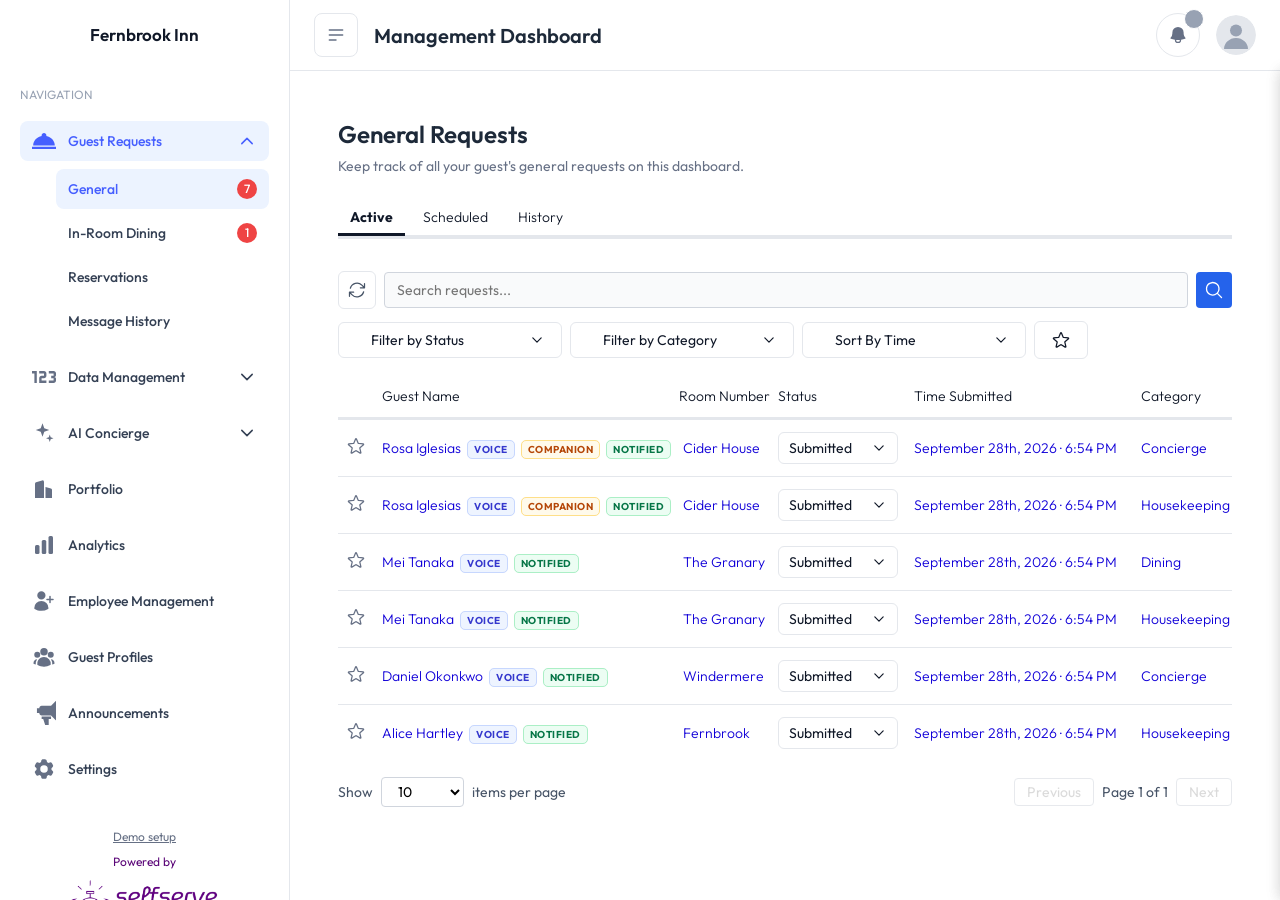
<file: index.html>
<!doctype html>
<html lang="en"><head><meta charset="utf-8"><meta name="viewport" content="width=device-width,initial-scale=1">
<title>Management Dashboard</title><style>
  :root{
    --brand-50:#ECF3FF; --brand-100:#DDE9FF; --brand-500:#465FFF; --brand-600:#3641F5;
    --g-25:#FCFCFD; --g-50:#F9FAFB; --g-100:#F2F4F7; --g-200:#E4E7EC; --g-300:#D0D5DD;
    --g-400:#98A2B3; --g-500:#667085; --g-600:#475467; --g-700:#344054; --g-800:#1D2939; --g-900:#101828;
    --link:#1100D8; --link-hover:#0e00b8; --success-500:#12B76A; --success-50:#ECFDF3;
    --error-500:#F04438; --error-50:#FEF3F2; --danger:#EF4444; --purple:#5b0678;
    --blue-600:#2563EB; --blue-700:#1D4ED8; --blue-50:#EFF6FF; --blue-500:#3B82F6;
    --yellow-100:#FEF9C3; --yellow-200:#FEF08A; --yellow-500:#EAB308; --yellow-800:#854D0E;
    --sidebar:290px; --sidebar-collapsed:90px; --header:70px;
  }
  *{box-sizing:border-box}
  html,body{margin:0;padding:0}
  body{font-family:'Outfit',sans-serif;font-size:16px;background:#fff;color:var(--g-900);-webkit-font-smoothing:antialiased}
  a{color:inherit;text-decoration:none}
  button{font-family:inherit}
  svg{display:block}

  /* ---- sidebar (AppSidebar.tsx) ---- */
  .sidebar{position:fixed;left:0;top:0;height:100vh;width:var(--sidebar);background:#fff;
           border-right:1px solid var(--g-200);padding:0 20px;z-index:50;display:flex;flex-direction:column;
           transition:width .3s ease-in-out}
  .brand{padding:24px 0;display:flex;justify-content:center;cursor:pointer}
  .brand img{width:75%;height:auto}
  .brand .hname{font-size:17px;font-weight:600;color:var(--g-900);text-align:center;line-height:1.25}
  .navscroll{display:flex;flex-direction:column;flex-grow:1;overflow-y:auto;margin-top:16px;scrollbar-width:none}
  .navscroll::-webkit-scrollbar{display:none}
  .navsec{margin-bottom:16px;font-size:12px;line-height:20px;text-transform:uppercase;color:var(--g-400);display:flex}
  nav{margin-bottom:24px}
  nav>ul{display:flex;flex-direction:column;gap:16px;list-style:none;margin:0;padding:0}
  .menu-item{position:relative;display:flex;align-items:center;width:100%;gap:12px;padding:8px 12px;
             font-weight:500;border-radius:8px;font-size:14px;line-height:20px;cursor:pointer;
             background:none;border:0;text-align:left;color:var(--g-700)}
  .menu-item-active{background:var(--brand-50);color:var(--brand-500)}
  .menu-item-inactive:hover{background:var(--g-100)}
  .menu-item .ic{flex:none;display:block}
  .menu-item .ic svg{width:24px!important;height:24px!important;color:var(--g-500)}
  .menu-item-active .ic svg{color:var(--brand-500)}
  .menu-item .label{flex:1}
  .menu-item .caret{margin-left:auto;width:20px;height:20px;flex:none;transition:transform .2s}
  .menu-item .caret svg{width:20px;height:20px}
  .menu-item.open .caret{transform:rotate(180deg);color:var(--brand-500)}
  .submenu{overflow:hidden;transition:height .3s;height:0}
  .submenu>ul{margin:8px 0 0 36px;padding:0;list-style:none;display:flex;flex-direction:column;gap:4px}
  .menu-dropdown-item{position:relative;display:flex;align-items:center;gap:12px;border-radius:8px;
                      padding:10px 12px;font-size:14px;line-height:20px;font-weight:500;color:var(--g-700);cursor:pointer}
  .menu-dropdown-item:hover{background:var(--g-100)}
  .menu-dropdown-item.active{background:var(--brand-50);color:var(--brand-500)}
  .count{display:none;align-items:center;justify-content:center;min-width:20px;height:20px;padding:0 6px;
         margin-left:auto;font-size:12px;font-weight:500;color:#fff;background:var(--danger);border-radius:9999px}
  .count.show{display:inline-flex}
  .poweredby{display:flex;flex-direction:column;align-items:center;justify-content:center;padding:16px 0}
  .poweredby p{margin:0 0 8px;font-size:12px;color:var(--purple)}
  .poweredby img{width:150px;height:40px;object-fit:contain}
  .setuplink{display:block;margin-bottom:10px;font-size:12px;color:var(--g-500);text-decoration:underline}
  .setuplink:hover{color:var(--brand-500)}
  .setuplink.on{color:var(--brand-500);font-weight:600}

  /* collapsed (hamburger) */
  body.nav-collapsed .sidebar{width:var(--sidebar-collapsed)}
  body.nav-collapsed .sidebar .label,
  body.nav-collapsed .sidebar .caret,
  body.nav-collapsed .sidebar .count,
  body.nav-collapsed .submenu,
  body.nav-collapsed .poweredby,
  body.nav-collapsed .navsec span{display:none}
  body.nav-collapsed .menu-item{justify-content:center}
  body.nav-collapsed .main{margin-left:var(--sidebar-collapsed)}

  /* ---- header (AppHeader.tsx) ---- */
  .main{margin-left:var(--sidebar);min-height:100vh;display:flex;flex-direction:column;transition:margin-left .3s}
  .topbar{position:sticky;top:0;z-index:40;background:#fff;border-bottom:1px solid var(--g-200);display:flex;width:100%}
  .topbar .inner{display:flex;align-items:center;justify-content:space-between;flex-grow:1;padding:12px;height:var(--header)}
  .topbar h1{font-size:20px;font-weight:600;color:var(--g-800);margin:0}
  .topbar .left{display:flex;align-items:center;gap:16px}
  .topbar .right{display:flex;align-items:center;justify-content:flex-end;gap:16px;margin-left:auto}
  .hamburger{display:flex;align-items:center;justify-content:center;width:44px;height:44px;color:var(--g-500);
             border:1px solid var(--g-200);border-radius:8px;background:#fff;cursor:pointer}
  .hamburger:hover{background:var(--g-50)}
  .bell{position:relative;display:flex;align-items:center;justify-content:center;height:44px;width:44px;
        color:var(--g-500);border:1px solid var(--g-200);border-radius:9999px;background:#fff;cursor:pointer}
  .bell:hover{background:var(--g-100)}
  .bell svg{width:20px;height:20px}
  .bell .dot{position:absolute;right:-5px;top:-5px;height:20px;width:20px;border-radius:9999px;
             border:1px solid #fff;background:var(--g-400)}
  .avatar{width:40px;height:40px;border-radius:9999px;overflow:hidden;background:#fff;border:0;padding:0;cursor:pointer}
  .avatar svg{width:40px;height:40px;border-radius:9999px}
  @media (min-width:1024px){ .topbar .inner{padding:16px 24px} }

  /* ---- page ---- */
  .content{padding:16px;max-width:1536px;width:100%;margin:0 auto}
  @media (min-width:768px){ .content{padding:24px} }
  .page{display:flex;flex-direction:column;padding:24px;height:100%}
  .pagehead{margin-bottom:24px}
  .pagehead h2{font-size:24px;font-weight:600;color:var(--g-800);margin:0 0 8px}
  .pagehead p{font-size:14px;color:var(--g-500);margin:0}
  .scopewarn{margin:0 0 16px;border:1px solid #FEC84B;background:#FFFAEB;color:#93370D;
             border-radius:12px;padding:12px 16px;font-size:13px}
  .placeholder{display:flex;align-items:center;justify-content:center;height:320px;color:var(--g-500);font-size:14px;
               border:1px dashed var(--g-300);border-radius:12px;text-align:center;padding:24px}

  /* ---- tabs (RequestsTab.tsx) ---- */
  .tabs{width:100%;border-bottom:4px solid var(--g-200);display:flex;align-items:center;gap:6px;margin-bottom:16px}
  .tab{padding:8px 12px;height:36px;font-size:14px;font-weight:300;color:var(--g-900);background:none;border:0;cursor:pointer;white-space:nowrap}
  .tab:hover{color:var(--g-900)}
  .tab.active{font-weight:700;border-bottom:3px solid var(--g-900);margin-bottom:-2px;padding-top:.5px;padding-bottom:.5px}

  /* ---- toolbar (RequestsToolbar.tsx + SearchBar.tsx) ---- */
  .toolbar{display:flex;flex-wrap:wrap;align-items:center;gap:12px;margin-bottom:16px}
  .tbleft{display:flex;align-items:center;gap:8px;flex:1 1 auto;min-width:260px}
  .tbright{display:flex;flex-wrap:wrap;align-items:center;gap:8px;flex:0 0 auto}
  .iconbtn{padding:8px;border-radius:6px;border:1px solid var(--g-200);background:#fff;cursor:pointer;
           display:inline-flex;align-items:center;justify-content:center;color:var(--g-600)}
  .iconbtn:hover{background:var(--g-100)}
  .iconbtn svg{width:20px;height:20px}
  .searchwrap{display:flex;align-items:center;width:100%;flex:1}
  .searchrel{position:relative;flex-grow:1}
  .searchrel input{width:100%;padding:8px 48px 8px 12px;border:1px solid var(--g-300);border-radius:4px;
                   background:var(--g-50);color:var(--g-800);font:inherit;font-size:14px;outline:none}
  .searchrel input:focus{box-shadow:0 0 0 2px var(--blue-500)}
  .clearx{position:absolute;right:12px;top:10px;background:none;border:0;color:var(--g-400);cursor:pointer;padding:0}
  .clearx:hover{color:var(--g-600)}
  .clearx svg{width:20px;height:20px}
  .searchgo{margin-left:8px;background:var(--blue-600);color:#fff;padding:8px;border-radius:4px;border:0;cursor:pointer;
            display:inline-flex;align-items:center;justify-content:center}
  .searchgo:hover{background:var(--blue-700)}
  .searchgo svg{width:20px;height:20px}
  .chip{background:#fff;border:1px solid var(--g-100);border-radius:8px}
  .chip button{color:var(--g-900);background:none;border:0;cursor:pointer;padding:0}
  .chip .in{display:flex;align-items:center;gap:8px;margin:0 8px;font-weight:300;font-size:14px;padding:8px}
  .chip .in svg{width:20px;height:20px}
  .sel{position:relative;display:inline-block;width:224px}
  .sel>button{display:flex;width:100%;align-items:center;justify-content:space-between;padding:8px 16px;
              font-size:14px;color:var(--g-900);background:#fff;border:1px solid var(--g-200);border-radius:6px;cursor:pointer}
  .sel>button:hover{background:var(--g-100)}
  .sel>button>span:first-child{padding:0 16px}
  .sel>button svg{width:16px;height:16px}
  .menu{position:absolute;z-index:60;left:0;top:calc(100% + 8px);min-width:100%;background:#fff;
        border:1px solid var(--g-200);border-radius:12px;
        box-shadow:0 12px 16px -4px rgba(16,24,40,.08),0 4px 6px -2px rgba(16,24,40,.03);padding:8px;display:none}
  .menu.open{display:block}
  .menu button{display:block;width:100%;text-align:left;padding:8px 16px;font-size:14px;border:0;background:none;
               border-radius:6px;cursor:pointer;color:var(--g-700)}
  .menu button:hover{background:var(--g-100);color:var(--g-900)}
  /* The in-row status dropdown. Fixed minimum so the button does not resize as the label
     changes between "Submitted" and "In Progress". */
  .rowstatus{width:auto;min-width:120px}
  .rowstatus>button{padding:6px 10px}
  .rowstatus>button>span:first-child{padding:0}
  /* Fixed, not absolute. .tablewrap declares overflow-x:auto, which silently computes overflow-y
     from visible to auto, making it a scroll box on both axes — an absolutely-positioned menu is
     then clipped to the table and adds a scrollbar instead of floating over the page. Fixed
     positioning escapes that; JS sets left/top from the trigger's rect. */
  .rowstatus .menu{position:fixed;min-width:150px;left:0;top:0}
  .starbtn{display:flex;align-items:center;justify-content:center;padding:8px 16px;font-size:14px;border-radius:6px;
           border:1px solid var(--g-200);background:#fff;color:var(--g-900);cursor:pointer}
  .starbtn svg{width:20px;height:20px}
  .starbtn.on{background:var(--yellow-100);color:var(--yellow-800);border-color:var(--yellow-200)}

  /* ---- table (GeneralReqs.tsx) ---- */
  .tablewrap{flex:1;overflow-x:auto;overflow-y:visible}
  table{min-width:100%;width:100%;border-collapse:collapse}
  thead{border-bottom:3px solid var(--g-200)}
  thead th,thead td{font-weight:300;font-size:.875rem;color:var(--g-900);text-align:start;white-space:nowrap;padding:12px 4px 12px 8px}
  thead td.star{width:48px;padding:12px 8px}
  th.c-guest{width:192px;padding:12px 4px 12px 8px}
  th.c-room{width:128px;padding:12px 4px 12px 4px}
  th.c-status{padding:12px 8px 12px 4px}
  th.c-time{padding:12px 16px 12px 8px}
  th.c-last{width:160px;padding:12px 8px}
  tbody tr{border-top:1px solid var(--g-200);cursor:pointer}
  tbody tr:first-child{border-top:0}
  tbody tr:hover{background:var(--g-50)}
  tbody tr.done{background:var(--g-50)}
  /* Deliberately NOT the .sel class: that one is the dropdown wrapper, and its
     display:inline-block / width:224px were landing on the <tr> too, collapsing the row. */
  tbody tr.rowsel{background:var(--blue-50);box-shadow:inset 4px 0 0 0 var(--blue-500)}
  tbody td{font-size:.875rem;font-weight:300;color:var(--link);vertical-align:middle;white-space:nowrap;padding:12px 4px 12px 8px}
  tbody td.star{width:48px;padding:12px 8px}
  tbody td.c-status{min-width:120px;padding:12px 8px 12px 4px}
  tbody td.c-time{padding:12px 16px 12px 8px}
  .starcell{background:none;border:0;cursor:pointer;padding:0;color:var(--g-500);display:inline-flex}
  .starcell svg{width:20px;height:20px}
  .starcell.on{color:var(--yellow-500)}
  .statusbtn{display:inline-flex;align-items:center;border:1px solid var(--g-300);border-radius:4px;
             padding:4px 8px;font-size:14px;background:var(--g-50);color:var(--g-900);cursor:pointer}
  .statusbtn:hover{background:var(--g-100)}
  .statusbtn>span{margin-right:8px;white-space:nowrap}
  .statusbtn svg{width:16px;height:16px}
  .empty{display:flex;align-items:center;justify-content:center;height:256px;color:var(--g-500);font-size:14px}

  /* ---- pagination ---- */
  .pager{margin-top:16px;display:flex;align-items:center;justify-content:space-between}
  .pager .grp{display:flex;align-items:center;gap:8px}
  .pager span{font-size:14px;color:var(--g-600)}
  .pager select{border:1px solid var(--g-300);border-radius:4px;padding:4px 32px 4px 12px;font:inherit;font-size:14px;background:#fff}
  .pager button{padding:4px 12px;border:1px solid var(--g-300);border-radius:4px;background:#fff;cursor:pointer;font:inherit;font-size:14px}
  .pager button:disabled{opacity:.5;cursor:default}
  .pager button:not(:disabled):hover{background:var(--g-50)}

  /* ---- drawer ---- */
  /* Starts below the header (z-index 40) rather than over it, so the hamburger stays clickable
     while a drawer is open. */
  .backdrop{position:fixed;inset:var(--header) 0 0 0;z-index:39;display:none}
  .backdrop.open{display:block}
  .drawer{position:fixed;right:0;top:var(--header);width:30%;min-width:380px;height:calc(100vh - var(--header));
          background:#fff;z-index:50;padding:20px;overflow-y:auto;transform:translateX(100%);
          transition:transform .3s ease-in-out;box-shadow:0 0 15px rgba(0,0,0,.1)}
  .drawer.open{transform:translateX(0)}
  .dnav{display:flex;justify-content:space-between;align-items:center;margin-bottom:8px}
  .dnav .grp{display:flex;align-items:center;gap:8px}
  /* Room-service order lines, at the prices quoted. */
  .otable{width:100%;border-collapse:collapse;font-size:13px}
  .otable th{text-align:left;font-size:11px;letter-spacing:.04em;text-transform:uppercase;color:var(--g-500);
             font-weight:500;padding:0 0 6px;border-bottom:1px solid var(--g-200)}
  .otable td{padding:8px 0;border-bottom:1px solid var(--g-100);vertical-align:top;color:var(--g-800)}
  .otable .oqty{width:52px;text-align:center}
  .otable .oamt{width:88px;text-align:right;font-variant-numeric:tabular-nums}
  .otable .ototal td{font-weight:600;border-bottom:0;padding-top:10px}
  .oinstr{display:block;font-size:12px;color:var(--g-500);margin-top:2px}
  /* Dispatch trail — who was told, on what channel, and whether it worked. */
  .drow{display:flex;flex-wrap:wrap;align-items:center;gap:8px;padding:8px 0;border-bottom:1px solid var(--g-100)}
  /* Outbound to the guest, as opposed to inbound to a department. Tinted so the two
     directions of the trail are distinguishable at a glance. */
  .drow.toguest{background:#F9FAFB;margin:0 -8px;padding-left:8px;padding-right:8px;border-radius:6px}
  .drow:last-child{border-bottom:0}
  .dchip{font-size:11px;font-weight:600;letter-spacing:.04em;padding:3px 8px;border-radius:6px;white-space:nowrap}
  .dchip.ok{background:#ECFDF3;color:#067647;border:1px solid #ABEFC6}
  .dchip.sim{background:#F2F4F7;color:#475467;border:1px solid #E4E7EC}
  .dchip.bad{background:#FEF3F2;color:#B42318;border:1px solid #FECDCA}
  .dwho{font-size:13px;color:var(--g-800)}
  .dwhen{font-size:12px;color:var(--g-500);margin-left:auto}
  .daddr{flex-basis:100%;font-size:12px;color:var(--g-500)}
  .dmuted{font-size:13px;color:var(--g-500);margin:6px 0}
  /* How a request arrived. Voice is the one worth noticing. */
  .chan{font-size:10px;font-weight:700;letter-spacing:.05em;padding:2px 6px;border-radius:5px;margin-left:6px;vertical-align:middle}
  .chan.voice{background:#EEF4FF;color:#3538CD;border:1px solid #C7D7FE}
  .chan.text{background:#F4F3FF;color:#5925DC;border:1px solid #D9D6FE}
  .chan.unver{background:#FFFAEB;color:#B54708;border:1px solid #FEDF89}
  .hotelswitch{display:flex;align-items:center;gap:8px;margin-right:12px;font-size:13px;color:var(--g-500)}
  .hotelswitch select{font:inherit;color:var(--g-800);padding:6px 10px;border:1px solid var(--g-300);
    border-radius:8px;background:#fff;max-width:220px}
  .chan.notified{background:#ECFDF3;color:#067647;border:1px solid #ABEFC6}
  /* Amber, not green: the request is legitimate but the caller was not the named guest. */
  .chan.companion{background:#FFFAEB;color:#B54708;border:1px solid #FEDF89}
  .pill{border:0;background:none;border-radius:9999px;padding:8px;cursor:pointer;color:var(--g-900);display:inline-flex}
  .pill:hover{background:var(--g-100)}
  .pill:disabled{opacity:.5;cursor:not-allowed}
  .pill svg{width:20px;height:20px}
  .pill.rot svg{transform:rotate(180deg)}
  .dstar{display:flex;align-items:center;gap:20px;margin-bottom:16px}
  .dstar p{margin:0;font-weight:300;color:var(--g-500);font-style:italic}
  .dstatus{display:flex;align-items:center;margin-bottom:16px}
  .dstatus>p{margin:0 8px 0 0;font-weight:500;color:var(--g-900)}
  .dnote{font-size:12px;color:var(--g-500);margin:0 0 8px}
  .drawer h3{font-size:18px;font-weight:600;color:var(--g-900);margin:0 0 8px;border-bottom:1px solid var(--g-200);padding-bottom:4px}
  .drawer h3.noline{border-bottom:0;padding-bottom:0;margin-bottom:16px}
  .dsec{margin-bottom:16px}
  .desc{background:var(--g-50);border:1px solid var(--g-200);border-radius:8px;padding:16px}
  .desc p{margin:0;font-weight:300;color:var(--g-900);font-size:16px;line-height:1.625;word-break:break-word}
  .kv{display:flex;align-items:flex-start;font-size:14px;margin-bottom:12px}
  .kv .k{width:112px;flex:none;font-weight:500;color:var(--g-700);margin:0}
  .kv .v{font-weight:300;color:var(--g-900);word-break:break-word;margin:0}
  .msgbox{border:1px solid var(--g-300);border-radius:8px;overflow:hidden}
  .msgbox input{width:100%;padding:8px 12px;background:#fff;color:var(--g-900);border:0;
                border-bottom:1px solid var(--g-300);font:inherit;font-size:14px;outline:none}
  .msgtype{padding:8px 12px;border-bottom:1px solid var(--g-300)}
  .msgtype label{display:block;font-size:12px;font-weight:500;color:var(--g-500);margin-bottom:4px}
  .msgtype select{width:100%;background:#fff;color:var(--g-900);font:inherit;font-size:14px;border-radius:6px;
                  padding:4px;border:1px solid var(--g-300);outline:none}
  .msgbox textarea{width:100%;padding:8px 12px 0;background:#fff;color:var(--g-900);border:0;
                   font:inherit;font-size:14px;outline:none;resize:vertical;min-height:74px}
  .msgbtns{display:grid;grid-template-columns:1fr 1fr;gap:12px;margin-top:12px}
  .msgbtns button{width:100%;padding:8px 16px;font-size:14px;font-weight:500;border-radius:6px;cursor:pointer}
  .btn-ghost{color:var(--g-700);background:var(--g-100);border:1px solid var(--g-300)}
  .btn-ghost:hover{background:var(--g-200)}
  .btn-send{color:#fff;background:var(--link);border:0}
  .btn-send:hover{background:var(--link-hover)}
  .btn-send:disabled{opacity:.5;cursor:not-allowed}

  /* ---- alert / toast (Alert.tsx) ---- */
  .alert{border-radius:12px;border:1px solid var(--success-500);background:var(--success-50);padding:16px;
         display:flex;align-items:flex-start;gap:12px}
  .alert .ai{margin-top:-2px;color:var(--success-500);flex:none}
  .alert h4{margin:0 0 4px;font-size:14px;font-weight:600;color:var(--g-800)}
  .alert p{margin:0;font-size:14px;color:var(--g-500)}
  .toast{position:fixed;bottom:16px;right:16px;z-index:50;display:none}
  .toast.show{display:block}
  .sel.picked > button{border-color:var(--brand-300,#B2CCFF);background:var(--brand-50,#F5F8FF);color:var(--g-800);font-weight:500}
  .inlinealert{margin-top:12px;display:none}
  .inlinealert.show{display:block}
  /* Failure variant of the same alert/toast markup. Every write used to swallow its errors, so a
     rejected request looked identical to a dead button — which is exactly how the status dropdown
     hid for two rounds of "it doesn't work". */
  .alert.bad{border-color:var(--error-500,#F04438);background:var(--error-50,#FEF3F2)}
  .alert.bad .ai{color:var(--error-500,#F04438)}

  /* ---- ground-truth page ---- */
  .gt h3{font-size:16px;font-weight:600;color:var(--g-800);margin:28px 0 10px;border-bottom:0;padding-bottom:0}
  .gt table{border:1px solid var(--g-200);border-radius:8px;overflow:hidden}
  .gt tbody td{color:var(--g-700)}
  .gt tbody tr{cursor:default}
  .gt tr.here td{background:var(--success-50)}

  /* ---- control panel ---- */
  .cards{display:grid;grid-template-columns:repeat(auto-fit,minmax(360px,1fr));gap:20px}
  .card{border:1px solid var(--g-200);border-radius:16px;background:#fff}
  .card>h3{margin:0;padding:20px 24px;font-size:16px;font-weight:600;color:var(--g-800);border-bottom:0}
  .card>h3 small{display:block;margin-top:4px;font-size:13px;font-weight:400;color:var(--g-500)}
  .card>.body{padding:20px 24px;border-top:1px solid var(--g-100)}
  .field{margin-bottom:14px}
  .field label{display:block;font-size:13px;font-weight:500;color:var(--g-700);margin-bottom:6px}
  .field input,.field select,.field textarea{width:100%;padding:9px 12px;border:1px solid var(--g-300);border-radius:8px;
    font:inherit;font-size:14px;color:var(--g-800);background:#fff;outline:none}
  .field input:focus,.field select:focus,.field textarea:focus{border-color:var(--brand-500);box-shadow:0 0 0 4px rgba(70,95,255,.12)}
  .field textarea{min-height:120px;font-family:ui-monospace,SFMono-Regular,Menlo,monospace;font-size:12px}
  .row2{display:grid;grid-template-columns:1fr 1fr;gap:12px}
  .btn{display:inline-flex;align-items:center;justify-content:center;gap:8px;padding:10px 18px;border-radius:8px;
       border:0;background:var(--brand-500);color:#fff;font:inherit;font-size:14px;font-weight:500;cursor:pointer}
  .btn:hover{background:var(--brand-600)}
  .btn:disabled{background:#9CB9FF;cursor:default}
  .btn.ghost{background:#fff;color:var(--g-700);border:1px solid var(--g-300)}
  .btn.ghost:hover{background:var(--g-50)}
  .btn.danger{background:#fff;color:#B42318;border:1px solid #FDA29B}
  .btn.danger:hover{background:var(--error-50)}
  .result{margin-top:14px;border-radius:8px;padding:12px 14px;font-size:13px;display:none}
  .result.ok{display:block;background:var(--success-50);border:1px solid var(--success-500);color:#054F31}
  .result.err{display:block;background:var(--error-50);border:1px solid var(--error-500);color:#912018}
  .statgrid{display:grid;grid-template-columns:1fr;gap:10px}
  .stat{display:flex;justify-content:space-between;gap:12px;font-size:14px;padding:8px 0;border-bottom:1px solid var(--g-100)}
  .stat .l{color:var(--g-500)}
  .stat .v{color:var(--g-900);font-weight:500;text-align:right;word-break:break-word}
  .hint{font-size:12px;color:var(--g-500);margin-top:8px;line-height:1.5}
  code{background:var(--g-100);border-radius:4px;padding:1px 5px;font-size:12px}

  @media (max-width:1024px){ .sidebar{display:none} .main{margin-left:0} .drawer{width:100%;min-width:0} }
</style>  <link rel="stylesheet" href="assets/fonts.css">
  <script src="assets/snapshot.js"></script>
  <script src="assets/offline.js"></script>
</head>
<body>

  <aside class="sidebar">
    <a class="brand" href="index.html" id="brandLink">
      <img id="hotelLogo" alt="Hotel Logo" style="display:none" />
      <span class="hname" id="hotelName">&nbsp;</span>
    </a>
    <div class="navscroll">
      <nav>
        <div class="navsec"><span>Navigation</span></div>
        <ul>
          <li>
            <button class="menu-item menu-item-inactive open" data-submenu="requests">
              <span class="ic"><svg width="18" height="13" viewBox="0 0 18 13" fill="none" xmlns="http://www.w3.org/2000/svg"><path d="M9 0.5C9.47739 0.5 9.93523 0.680612 10.2728 1.0021C10.6104 1.32359 10.8 1.75963 10.8 2.21429C10.8 2.42 10.764 2.61714 10.692 2.80571C14.355 3.5 17.1 6.42286 17.1 9.92857H0.9C0.9 6.42286 3.645 3.5 7.308 2.80571C7.236 2.61714 7.2 2.42 7.2 2.21429C7.2 1.75963 7.38964 1.32359 7.72721 1.0021C8.06477 0.680612 8.52261 0.5 9 0.5ZM18 12.5H0V10.7857H18V12.5Z" fill="currentColor"/></svg></span><span class="label">Guest Requests</span>
              <span class="caret"><svg width="20" height="20" viewBox="0 0 20 20" fill="none" xmlns="http://www.w3.org/2000/svg"><path d="M4.79175 7.396L10.0001 12.6043L15.2084 7.396" stroke="currentColor" stroke-width="1.5" stroke-linecap="round" stroke-linejoin="round"/></svg></span>
            </button>
            <div class="submenu" data-for="requests">
              <ul>
                <li class="menu-dropdown-item" data-board="general"><span class="label">General</span><span class="count" id="c-general">0</span></li>
                <li class="menu-dropdown-item" data-board="dining"><span class="label">In-Room Dining</span><span class="count" id="c-dining">0</span></li>
                <li class="menu-dropdown-item" data-board="reservations"><span class="label">Reservations</span><span class="count" id="c-reservations">0</span></li>
                <li class="menu-dropdown-item" data-nav="messages"><span class="label">Message History</span></li>
              </ul>
            </div>
          </li>
          <li>
            <button class="menu-item menu-item-inactive" data-submenu="data">
              <span class="ic"><svg width="20" height="11" viewBox="0 0 20 11" fill="none" xmlns="http://www.w3.org/2000/svg"><path d="M2 10.5V2.5H0V0.5H4V10.5H2ZM20 8.5C20 9.61 19.1 10.5 18 10.5H14V8.5H18V6.5H16V4.5H18V2.5H14V0.5H18C18.5304 0.5 19.0391 0.710714 19.4142 1.08579C19.7893 1.46086 20 1.96957 20 2.5V4C20 4.39782 19.842 4.77936 19.5607 5.06066C19.2794 5.34196 18.8978 5.5 18.5 5.5C18.8978 5.5 19.2794 5.65804 19.5607 5.93934C19.842 6.22064 20 6.60218 20 7V8.5ZM12 8.5V10.5H6V6.5C6 5.39 6.9 4.5 8 4.5H10V2.5H6V0.5H10C10.5304 0.5 11.0391 0.710714 11.4142 1.08579C11.7893 1.46086 12 1.96957 12 2.5V4.5C12 5.61 11.1 6.5 10 6.5H8V8.5H12Z" fill="currentColor"/></svg></span><span class="label">Data Management</span>
              <span class="caret"><svg width="20" height="20" viewBox="0 0 20 20" fill="none" xmlns="http://www.w3.org/2000/svg"><path d="M4.79175 7.396L10.0001 12.6043L15.2084 7.396" stroke="currentColor" stroke-width="1.5" stroke-linecap="round" stroke-linejoin="round"/></svg></span>
            </button>
            <div class="submenu" data-for="data">
              <ul>
                <li class="menu-dropdown-item" data-nav="data" data-section="property"><span class="label">Hotel Info</span></li>
                <li class="menu-dropdown-item" data-nav="data" data-section="restaurants"><span class="label">Restaurants</span></li>
                <li class="menu-dropdown-item" data-nav="data" data-section="menu"><span class="label">Menu Items</span></li>
                <li class="menu-dropdown-item" data-nav="data" data-section="menu"><span class="label">Room Service</span></li>
                <li class="menu-dropdown-item" data-nav="data" data-section="housekeeping"><span class="label">Housekeeping</span></li>
                <li class="menu-dropdown-item" data-nav="data" data-section="facilities"><span class="label">Facilities</span></li>
                <li class="menu-dropdown-item" data-nav="soon"><span class="label">Special Events</span></li>
                <li class="menu-dropdown-item" data-nav="soon"><span class="label">Special Products</span></li>
              </ul>
            </div>
          </li>
          <li>
            <button class="menu-item menu-item-inactive" data-submenu="ai">
              <span class="ic"><svg viewBox="0 0 24 24" fill="currentColor" xmlns="http://www.w3.org/2000/svg"><path d="M10.5 2.25 12.28 7.22 17.25 9 12.28 10.78 10.5 15.75 8.72 10.78 3.75 9 8.72 7.22 10.5 2.25Z"/><path d="M17.75 13.5 18.68 16.32 21.5 17.25 18.68 18.18 17.75 21 16.82 18.18 14 17.25 16.82 16.32 17.75 13.5Z"/></svg></span><span class="label">AI Concierge</span>
              <span class="caret"><svg width="20" height="20" viewBox="0 0 20 20" fill="none" xmlns="http://www.w3.org/2000/svg"><path d="M4.79175 7.396L10.0001 12.6043L15.2084 7.396" stroke="currentColor" stroke-width="1.5" stroke-linecap="round" stroke-linejoin="round"/></svg></span>
            </button>
            <div class="submenu" data-for="ai">
              <ul>
                <li class="menu-dropdown-item" data-nav="page" data-page="journeys.html"><span class="label">Guest Journeys</span></li>
                <li class="menu-dropdown-item" data-nav="page" data-page="knowledge.html"><span class="label">Knowledge Base</span></li>
                <li class="menu-dropdown-item" data-nav="page" data-page="agent.html"><span class="label">Agent Settings</span></li>
                <li class="menu-dropdown-item" data-nav="page" data-page="calls.html"><span class="label">Call Transcripts</span></li>
                <li class="menu-dropdown-item" data-nav="page" data-page="chat.html"><span class="label">Text the Concierge</span></li>
              </ul>
            </div>
          </li>
          <li><a class="menu-item menu-item-inactive" data-nav="page" data-page="portfolio.html"><span class="ic"><svg viewBox="0 0 24 24" fill="currentColor" xmlns="http://www.w3.org/2000/svg"><path d="M3 21V6.75a1.5 1.5 0 0 1 1.06-1.43l6-1.85A1.5 1.5 0 0 1 12 4.9V21H3Zm2.6-11.4h2.2v2.1H5.6V9.6Zm0 4.2h2.2v2.1H5.6v-2.1ZM13.5 21V9.9l5.44 1.63A1.5 1.5 0 0 1 20 12.97V21h-6.5Zm2.1-6.3h2.2v2.1h-2.2v-2.1Z"/></svg></span><span class="label">Portfolio</span></a></li>
          <li><a class="menu-item menu-item-inactive" data-nav="page" data-page="analytics.html"><span class="ic"><svg viewBox="0 0 24 24" fill="currentColor" xmlns="http://www.w3.org/2000/svg"><rect x="3" y="12" width="4.5" height="9" rx="1.5"/><rect x="9.75" y="7" width="4.5" height="14" rx="1.5"/><rect x="16.5" y="3" width="4.5" height="18" rx="1.5"/></svg></span><span class="label">Analytics</span></a></li>
          <li><a class="menu-item menu-item-inactive" data-nav="page" data-page="staff.html"><span class="ic"><svg viewBox="0 0 24 24" fill="currentColor" xmlns="http://www.w3.org/2000/svg"><path d="M5.25 6.375a4.125 4.125 0 1 1 8.25 0 4.125 4.125 0 0 1-8.25 0ZM2.25 19.125a7.125 7.125 0 0 1 14.25 0v.003l-.001.119a.75.75 0 0 1-.363.63 13.067 13.067 0 0 1-6.761 1.873c-2.472 0-4.786-.684-6.76-1.873a.75.75 0 0 1-.364-.63l-.001-.122ZM18.75 7.5a.75.75 0 0 0-1.5 0v2.25H15a.75.75 0 0 0 0 1.5h2.25v2.25a.75.75 0 0 0 1.5 0v-2.25H21a.75.75 0 0 0 0-1.5h-2.25V7.5Z"/></svg></span><span class="label">Employee Management</span></a></li>
          <li><a class="menu-item menu-item-inactive" data-nav="page" data-page="guests.html"><span class="ic"><svg viewBox="0 0 24 24" fill="currentColor" xmlns="http://www.w3.org/2000/svg"><path d="M8.25 6.75a3.75 3.75 0 1 1 7.5 0 3.75 3.75 0 0 1-7.5 0ZM15.75 9.75a3 3 0 1 1 6 0 3 3 0 0 1-6 0ZM2.25 9.75a3 3 0 1 1 6 0 3 3 0 0 1-6 0ZM6.31 15.117A6.745 6.745 0 0 1 12 12a6.745 6.745 0 0 1 6.709 7.498.75.75 0 0 1-.372.568A12.696 12.696 0 0 1 12 21.75c-2.305 0-4.47-.612-6.337-1.684a.75.75 0 0 1-.372-.568 6.787 6.787 0 0 1 1.019-4.38Z"/><path d="M5.082 14.254a8.287 8.287 0 0 0-1.308 5.135 9.687 9.687 0 0 1-1.764-.44l-.115-.04a.563.563 0 0 1-.373-.487l-.01-.121a3.75 3.75 0 0 1 3.57-4.047ZM20.226 19.389a8.287 8.287 0 0 0-1.308-5.135 3.75 3.75 0 0 1 3.57 4.047l-.01.121a.563.563 0 0 1-.373.486l-.115.04c-.567.2-1.156.349-1.764.441Z"/></svg></span><span class="label">Guest Profiles</span></a></li>
          <li><a class="menu-item menu-item-inactive" data-nav="soon"><span class="ic"><svg width="5" height="5" viewBox="0 0 10 17" fill="none" xmlns="http://www.w3.org/2000/svg"><path d="M1.66667 5.1C1.66667 4.165 2.41667 3.4 3.33333 3.4H10L13.3333 0H15V13.6H13.3333L10 10.2H3.33333C2.89131 10.2 2.46738 10.0209 2.15482 9.70208C1.84226 9.38327 1.66667 8.95087 1.66667 8.5H0V5.1H1.66667ZM8.33333 12.75V17H5.83333L4.44167 12.75H3.33333V11.05H10V12.75H8.33333Z" fill="currentColor"/></svg></span><span class="label">Announcements</span></a></li>
          <li><a class="menu-item menu-item-inactive" data-nav="soon"><span class="ic"><svg viewBox="0 0 24 24" fill="currentColor" xmlns="http://www.w3.org/2000/svg"><path fill-rule="evenodd" clip-rule="evenodd" d="M11.078 2.25c-.917 0-1.699.663-1.85 1.567L9.05 4.889c-.02.12-.115.26-.297.348a7.493 7.493 0 0 0-.986.57c-.166.115-.334.126-.45.083L6.3 5.508a1.875 1.875 0 0 0-2.282.819l-.922 1.597a1.875 1.875 0 0 0 .432 2.385l.84.692c.095.078.17.229.154.43a7.598 7.598 0 0 0 0 1.139c.015.2-.059.352-.153.43l-.841.692a1.875 1.875 0 0 0-.432 2.385l.922 1.597a1.875 1.875 0 0 0 2.282.818l1.019-.382c.115-.043.283-.031.45.082.312.214.641.405.985.57.182.088.277.228.297.35l.178 1.071c.151.904.933 1.567 1.85 1.567h1.844c.916 0 1.699-.663 1.85-1.567l.178-1.072c.02-.12.114-.26.297-.349.344-.165.673-.356.985-.57.167-.114.335-.125.45-.082l1.02.382a1.875 1.875 0 0 0 2.28-.819l.923-1.597a1.875 1.875 0 0 0-.432-2.385l-.84-.692c-.095-.078-.17-.229-.154-.43a7.614 7.614 0 0 0 0-1.139c-.016-.2.059-.352.153-.43l.84-.692c.708-.582.891-1.59.433-2.385l-.922-1.597a1.875 1.875 0 0 0-2.282-.818l-1.02.382c-.114.043-.282.031-.449-.083a7.49 7.49 0 0 0-.985-.57c-.183-.087-.277-.227-.297-.348l-.179-1.072a1.875 1.875 0 0 0-1.85-1.567h-1.843ZM12 15.75a3.75 3.75 0 1 0 0-7.5 3.75 3.75 0 0 0 0 7.5Z"/></svg></span><span class="label">Settings</span></a></li>
        </ul>
      </nav>
      <div class="poweredby">
        <a class="setuplink" href="setup.html">Demo setup</a>
        <p>Powered by</p>
        <img src="assets/selfserve-logo.png" alt="Logo" width="150" height="40" />
      </div>
    </div>
  </aside>
<div class="main">

  <header class="topbar"><div class="inner">
    <div class="left">
      <button class="hamburger" id="navToggle" aria-label="Toggle Sidebar"><svg width="16" height="12" viewBox="0 0 16 12" fill="none" xmlns="http://www.w3.org/2000/svg"><path fill-rule="evenodd" clip-rule="evenodd" d="M0.583252 1C0.583252 0.585788 0.919038 0.25 1.33325 0.25H14.6666C15.0808 0.25 15.4166 0.585786 15.4166 1C15.4166 1.41421 15.0808 1.75 14.6666 1.75L1.33325 1.75C0.919038 1.75 0.583252 1.41422 0.583252 1ZM0.583252 11C0.583252 10.5858 0.919038 10.25 1.33325 10.25L7.99992 10.25C8.41413 10.25 8.74992 10.5858 8.74992 11C8.74992 11.4142 8.41413 11.75 7.99992 11.75L1.33325 11.75C0.919038 11.75 0.583252 11.4142 0.583252 11ZM1.33325 5.25C0.919038 5.25 0.583252 5.58579 0.583252 6C0.583252 6.41421 0.919038 6.75 1.33325 6.75L14.6666 6.75C15.0808 6.75 15.4166 6.41421 15.4166 6C15.4166 5.58579 15.0808 5.25 14.6666 5.25L1.33325 5.25Z" fill="currentColor"/></svg></button>
      <h1>Management Dashboard</h1>
    </div>
    <div class="right">
      <!-- Property switcher. The board and data pages scope to ?hotelId=, which previously could
           only be set by typing a UUID into the URL — so a second property was effectively
           invisible. Hidden until a page populates it (the setup page has its own pickers). -->
      <label class="hotelswitch" id="hotelSwitchWrap" style="display:none">
        <span>Property</span>
        <select id="hotelSwitch" aria-label="Switch property"></select>
      </label>
      <button class="bell" aria-label="Push notifications"><span class="dot"></span><svg viewBox="0 0 24 24" fill="currentColor" xmlns="http://www.w3.org/2000/svg"><path fill-rule="evenodd" clip-rule="evenodd" d="M5.25 9a6.75 6.75 0 0 1 13.5 0v.75c0 2.123.8 4.057 2.118 5.52a.75.75 0 0 1-.297 1.206c-1.544.57-3.16.99-4.831 1.243a3.75 3.75 0 1 1-7.48 0 24.585 24.585 0 0 1-4.831-1.244.75.75 0 0 1-.298-1.205A8.217 8.217 0 0 0 5.25 9.75V9Zm4.502 8.9a2.25 2.25 0 1 0 4.496 0 25.057 25.057 0 0 1-4.496 0Z"/></svg></button>
      <button class="avatar" aria-label="Open user menu"><svg viewBox="0 0 40 40" xmlns="http://www.w3.org/2000/svg"><rect width="40" height="40" fill="#E4E7EC"/><circle cx="20" cy="15.5" r="6" fill="#98A2B3"/><path d="M8 34c0-6.075 5.373-11 12-11s12 4.925 12 11" fill="#98A2B3"/></svg></button>
    </div>
  </div></header>
  <div class="content"><div class="page">
    <div id="scopeWarn"></div>
    <div class="pagehead"><h2 id="pageTitle">General Requests</h2><p id="pageSub"></p></div>

    <div style="display:flex;align-items:center;justify-content:space-between;margin-bottom:16px">
      <div class="tabs" id="tabs">
        <button class="tab active" data-tab="Active">Active</button>
        <button class="tab" data-tab="Scheduled">Scheduled</button>
        <button class="tab" data-tab="History">History</button>
      </div>
    </div>

    <div class="toolbar">
      <div class="tbleft">
        <button class="iconbtn" id="refreshBtn" aria-label="Refresh"><svg viewBox="0 0 24 24" fill="none" stroke="currentColor" stroke-width="1.5" stroke-linecap="round" stroke-linejoin="round" xmlns="http://www.w3.org/2000/svg"><path d="M16.023 9.348h4.992v-.001M2.985 19.644v-4.992m0 0h4.992m-4.993 0 3.181 3.183a8.25 8.25 0 0 0 13.803-3.7M4.031 9.865a8.25 8.25 0 0 1 13.803-3.7l3.181 3.182m0-4.991v4.99"/></svg></button>
        <div class="searchwrap">
          <div class="searchrel">
            <input id="searchInput" type="text" placeholder="Search requests..." />
            <button class="clearx" id="clearSearch" aria-label="Clear search" style="display:none"><svg width="24" height="24" viewBox="0 0 24 24" fill="none" xmlns="http://www.w3.org/2000/svg"><path fill-rule="evenodd" clip-rule="evenodd" d="M6.04289 16.5418C5.65237 16.9323 5.65237 17.5655 6.04289 17.956C6.43342 18.3465 7.06658 18.3465 7.45711 17.956L11.9987 13.4144L16.5408 17.9565C16.9313 18.347 17.5645 18.347 17.955 17.9565C18.3455 17.566 18.3455 16.9328 17.955 16.5423L13.4129 12.0002L17.955 7.45808C18.3455 7.06756 18.3455 6.43439 17.955 6.04387C17.5645 5.65335 16.9313 5.65335 16.5408 6.04387L11.9987 10.586L7.45711 6.04439C7.06658 5.65386 6.43342 5.65386 6.04289 6.04439C5.65237 6.43491 5.65237 7.06808 6.04289 7.4586L10.5845 12.0002L6.04289 16.5418Z" fill="currentColor"/></svg></button>
          </div>
          <button class="searchgo" id="searchGo" aria-label="Execute search"><svg viewBox="0 0 24 24" fill="currentColor" xmlns="http://www.w3.org/2000/svg"><path fill-rule="evenodd" clip-rule="evenodd" d="M10.5 3.75a6.75 6.75 0 1 0 0 13.5 6.75 6.75 0 0 0 0-13.5ZM2.25 10.5a8.25 8.25 0 1 1 14.59 5.28l4.69 4.69a.75.75 0 1 1-1.06 1.06l-4.69-4.69A8.25 8.25 0 0 1 2.25 10.5Z"/></svg></button>
        </div>
      </div>
      <div class="tbright" id="tbright">
        <div class="chip" id="chipStatus" style="display:none"><button><div class="in"><span></span><svg width="24" height="24" viewBox="0 0 24 24" fill="none" xmlns="http://www.w3.org/2000/svg"><path fill-rule="evenodd" clip-rule="evenodd" d="M6.04289 16.5418C5.65237 16.9323 5.65237 17.5655 6.04289 17.956C6.43342 18.3465 7.06658 18.3465 7.45711 17.956L11.9987 13.4144L16.5408 17.9565C16.9313 18.347 17.5645 18.347 17.955 17.9565C18.3455 17.566 18.3455 16.9328 17.955 16.5423L13.4129 12.0002L17.955 7.45808C18.3455 7.06756 18.3455 6.43439 17.955 6.04387C17.5645 5.65335 16.9313 5.65335 16.5408 6.04387L11.9987 10.586L7.45711 6.04439C7.06658 5.65386 6.43342 5.65386 6.04289 6.04439C5.65237 6.43491 5.65237 7.06808 6.04289 7.4586L10.5845 12.0002L6.04289 16.5418Z" fill="currentColor"/></svg></div></button></div>
        <div class="chip" id="chipCat" style="display:none"><button><div class="in"><span></span><svg width="24" height="24" viewBox="0 0 24 24" fill="none" xmlns="http://www.w3.org/2000/svg"><path fill-rule="evenodd" clip-rule="evenodd" d="M6.04289 16.5418C5.65237 16.9323 5.65237 17.5655 6.04289 17.956C6.43342 18.3465 7.06658 18.3465 7.45711 17.956L11.9987 13.4144L16.5408 17.9565C16.9313 18.347 17.5645 18.347 17.955 17.9565C18.3455 17.566 18.3455 16.9328 17.955 16.5423L13.4129 12.0002L17.955 7.45808C18.3455 7.06756 18.3455 6.43439 17.955 6.04387C17.5645 5.65335 16.9313 5.65335 16.5408 6.04387L11.9987 10.586L7.45711 6.04439C7.06658 5.65386 6.43342 5.65386 6.04289 6.04439C5.65237 6.43491 5.65237 7.06808 6.04289 7.4586L10.5845 12.0002L6.04289 16.5418Z" fill="currentColor"/></svg></div></button></div>
        <div class="sel" id="statusSel"><button type="button"><span>Filter by Status</span><svg width="20" height="20" viewBox="0 0 20 20" fill="none" xmlns="http://www.w3.org/2000/svg"><path d="M4.79175 7.396L10.0001 12.6043L15.2084 7.396" stroke="currentColor" stroke-width="1.5" stroke-linecap="round" stroke-linejoin="round"/></svg></button><div class="menu"></div></div>
        <div class="sel" id="catSel"><button type="button"><span>Filter by Category</span><svg width="20" height="20" viewBox="0 0 20 20" fill="none" xmlns="http://www.w3.org/2000/svg"><path d="M4.79175 7.396L10.0001 12.6043L15.2084 7.396" stroke="currentColor" stroke-width="1.5" stroke-linecap="round" stroke-linejoin="round"/></svg></button><div class="menu"></div></div>
        <div class="sel" id="sortSel"><button type="button"><span>Sort By Time</span><svg width="20" height="20" viewBox="0 0 20 20" fill="none" xmlns="http://www.w3.org/2000/svg"><path d="M4.79175 7.396L10.0001 12.6043L15.2084 7.396" stroke="currentColor" stroke-width="1.5" stroke-linecap="round" stroke-linejoin="round"/></svg></button><div class="menu"></div></div>
        <button class="starbtn" id="starBtn" aria-label="Show favourites"><svg viewBox="0 0 24 24" fill="none" stroke="currentColor" stroke-width="1.5" xmlns="http://www.w3.org/2000/svg"><path stroke-linecap="round" stroke-linejoin="round" d="M11.48 3.499a.562.562 0 0 1 1.04 0l2.125 5.111a.563.563 0 0 0 .475.345l5.518.442c.499.04.701.663.321.988l-4.204 3.602a.563.563 0 0 0-.182.557l1.285 5.385a.562.562 0 0 1-.84.61l-4.725-2.885a.562.562 0 0 0-.586 0L6.982 20.54a.562.562 0 0 1-.84-.61l1.285-5.386a.562.562 0 0 0-.182-.557l-4.204-3.602a.562.562 0 0 1 .321-.988l5.518-.442a.563.563 0 0 0 .475-.345L11.48 3.5Z"/></svg></button>
      </div>
    </div>

    <div class="tablewrap"><table><thead id="thead"></thead><tbody id="tbody"></tbody></table><div class="empty" id="emptyState" style="display:none"></div></div>

    <div class="pager">
      <div class="grp"><span>Show</span><select id="limitSel"><option value="10">10</option><option value="20">20</option><option value="50">50</option></select><span>items per page</span></div>
      <div class="grp"><button id="prevBtn">Previous</button><span id="pageInfo">Page 1 of 1</span><button id="nextBtn">Next</button></div>
    </div>
  </div></div>
</div>

<div class="backdrop" id="backdrop"></div>
<aside class="drawer" id="drawer"></aside>
<aside class="drawer" id="msgHistory"></aside>
<div class="toast" id="toast"><div class="alert"><span class="ai"><svg width="24" height="24" viewBox="0 0 24 24" fill="currentColor" xmlns="http://www.w3.org/2000/svg"><path fill-rule="evenodd" clip-rule="evenodd" d="M12 2.25C6.61522 2.25 2.25 6.61522 2.25 12C2.25 17.3848 6.61522 21.75 12 21.75C17.3848 21.75 21.75 17.3848 21.75 12C21.75 6.61522 17.3848 2.25 12 2.25ZM16.0303 10.0303C16.3232 9.73744 16.3232 9.26256 16.0303 8.96967C15.7374 8.67678 15.2626 8.67678 14.9697 8.96967L10.5 13.4393L9.03033 11.9697C8.73744 11.6768 8.26256 11.6768 7.96967 11.9697C7.67678 12.2626 7.67678 12.7374 7.96967 13.0303L9.96967 15.0303C10.2626 15.3232 10.7374 15.3232 11.0303 15.0303L16.0303 10.0303Z"/></svg></span><div><h4>Status Updated</h4><p>Request status has been updated successfully.</p></div></div></div>

<script>

  (function(){
    function setH(el, open){ el.style.height = open ? (el.firstElementChild.offsetHeight + 8) + 'px' : '0px'; }
    document.querySelectorAll('.menu-item[data-submenu]').forEach(function(btn){
      var panel = document.querySelector('.submenu[data-for="' + btn.getAttribute('data-submenu') + '"]');
      if(!panel) return;
      setH(panel, btn.classList.contains('open'));
      if(btn.classList.contains('open')) btn.classList.add('menu-item-active');
      btn.addEventListener('click', function(){
        var open = !btn.classList.contains('open');
        btn.classList.toggle('open', open);
        btn.classList.toggle('menu-item-active', open);
        setH(panel, open);
      });
    });
    var t = document.getElementById('navToggle');
    if(t) t.addEventListener('click', function(){ document.body.classList.toggle('nav-collapsed'); });
  })();


  function navNotice(msg){
    var n = document.getElementById('navNotice');
    if(!n){
      n = document.createElement('div');
      n.id = 'navNotice';
      n.style.cssText = 'position:fixed;left:50%;transform:translateX(-50%);bottom:24px;z-index:80;' +
        'background:#101828;color:#fff;font-size:14px;padding:12px 16px;border-radius:10px;' +
        'box-shadow:0 8px 24px rgba(16,24,40,.24);max-width:min(560px,90vw);text-align:center';
      document.body.appendChild(n);
    }
    n.textContent = msg;
    n.style.display = 'block';
    clearTimeout(n._t);
    n._t = setTimeout(function(){ n.style.display = 'none'; }, 4000);
  }

  /**
   * Populate the header's property switcher and navigate on change, preserving the current page.
   * Called by whichever page has the hotel list; pages that do not call it keep it hidden.
   */
  function wireHotelSwitcher(hotels, currentId){
    var wrap = document.getElementById('hotelSwitchWrap'), sel = document.getElementById('hotelSwitch');
    if(!wrap || !sel || !hotels || hotels.length < 2) return;   // nothing to switch between
    sel.innerHTML = hotels.map(function(h){
      return '<option value="'+h.id+'"'+(h.id===currentId?' selected':'')+'>'+
             String(h.name||'(unnamed)').replace(/[&<>"]/g, function(c){
               return {'&':'&amp;','<':'&lt;','>':'&gt;','"':'&quot;'}[c]; })+'</option>';
    }).join('');
    wrap.style.display = 'flex';
    sel.onchange = function(){
      var u = new URL(location.href);
      u.searchParams.set('hotelId', sel.value);
      location.href = u.toString();
    };
  }

  function wireNav(hotelId, opts){
    opts = opts || {};
    var qs = hotelId ? ('?hotelId=' + encodeURIComponent(hotelId)) : '';
    var NOT_IN_DEMO = 'That screen is part of the full SelfServe dashboard and is not included in this demo.';

    document.querySelectorAll('.menu-dropdown-item[data-board]').forEach(function(li){
      li.onclick = function(){
        if(opts.onBoard) return opts.onBoard(li);
        // Carry the chosen board across so the target page opens on it, rather than always General.
        location.href = 'index.html' + qs + (qs ? '&' : '?') + 'board=' + encodeURIComponent(li.getAttribute('data-board'));
      };
    });

    document.querySelectorAll('[data-nav="data"]').forEach(function(el){
      var sec = el.getAttribute('data-section') || '';
      el.onclick = function(){
        if(opts.page === 'data'){
          document.querySelectorAll('.menu-dropdown-item').forEach(function(x){ x.classList.remove('active'); });
          el.classList.add('active');
          var t = sec && document.getElementById('sec-' + sec);
          if(t) t.scrollIntoView({ behavior:'smooth', block:'start' });
          else navNotice('That section is still loading.');
          return;
        }
        location.href = 'data.html' + qs + (sec ? ('#sec-' + sec) : '');
      };
    });

    // Plain page destinations. Keeps ?hotelId= so the property survives the jump.
    document.querySelectorAll('[data-nav="page"]').forEach(function(el){
      el.onclick = function(){ location.href = el.getAttribute('data-page') + qs; };
    });

    document.querySelectorAll('[data-nav="soon"], [data-nav="messages"]').forEach(function(el){
      el.onclick = function(){ navNotice(NOT_IN_DEMO); };
    });

    // The bell and the avatar were bound nowhere on any page, while the avatar advertised
    // aria-label="Open user menu". Say what they are instead of leaving dead buttons.
    var bell = document.querySelector('.topbar .bell');
    if(bell) bell.onclick = function(){
      navNotice('Push notifications go to the guest app in the full product. This demo notifies staff by SMS — see the Dispatch section of any request.');
    };
    var avatar = document.querySelector('.topbar .avatar');
    if(avatar) avatar.onclick = function(){
      navNotice('Signed in as the demo operator. Sign-in and roles are part of the full dashboard.');
    };
  }

(function(){
  var HOTEL_ID = new URLSearchParams(location.search).get('hotelId') || '';
  var ICON = {
    starOutline: '<svg viewBox="0 0 24 24" fill="none" stroke="currentColor" stroke-width="1.5" xmlns="http://www.w3.org/2000/svg"><path stroke-linecap="round" stroke-linejoin="round" d="M11.48 3.499a.562.562 0 0 1 1.04 0l2.125 5.111a.563.563 0 0 0 .475.345l5.518.442c.499.04.701.663.321.988l-4.204 3.602a.563.563 0 0 0-.182.557l1.285 5.385a.562.562 0 0 1-.84.61l-4.725-2.885a.562.562 0 0 0-.586 0L6.982 20.54a.562.562 0 0 1-.84-.61l1.285-5.386a.562.562 0 0 0-.182-.557l-4.204-3.602a.562.562 0 0 1 .321-.988l5.518-.442a.563.563 0 0 0 .475-.345L11.48 3.5Z"/></svg>', starSolid: '<svg viewBox="0 0 24 24" fill="currentColor" xmlns="http://www.w3.org/2000/svg"><path fill-rule="evenodd" clip-rule="evenodd" d="M10.788 3.21c.448-1.077 1.976-1.077 2.424 0l2.082 5.006 5.404.434c1.164.093 1.636 1.545.749 2.305l-4.117 3.527 1.257 5.273c.271 1.136-.964 2.033-1.96 1.425L12 18.354 7.373 21.18c-.996.608-2.231-.29-1.96-1.425l1.257-5.273-4.117-3.527c-.887-.76-.415-2.212.749-2.305l5.404-.434 2.082-5.005Z"/></svg>',
    chevronDown: '<svg width="20" height="20" viewBox="0 0 20 20" fill="none" xmlns="http://www.w3.org/2000/svg"><path d="M4.79175 7.396L10.0001 12.6043L15.2084 7.396" stroke="currentColor" stroke-width="1.5" stroke-linecap="round" stroke-linejoin="round"/></svg>', chevronLeft: '<svg width="20" height="20" viewBox="0 0 20 20" fill="none" xmlns="http://www.w3.org/2000/svg"><path d="M12.7083 5L7.5 10.2083L12.7083 15.4167" stroke="currentColor" stroke-width="1.5" stroke-linecap="round" stroke-linejoin="round"/></svg>', close: '<svg width="24" height="24" viewBox="0 0 24 24" fill="none" xmlns="http://www.w3.org/2000/svg"><path fill-rule="evenodd" clip-rule="evenodd" d="M6.04289 16.5418C5.65237 16.9323 5.65237 17.5655 6.04289 17.956C6.43342 18.3465 7.06658 18.3465 7.45711 17.956L11.9987 13.4144L16.5408 17.9565C16.9313 18.347 17.5645 18.347 17.955 17.9565C18.3455 17.566 18.3455 16.9328 17.955 16.5423L13.4129 12.0002L17.955 7.45808C18.3455 7.06756 18.3455 6.43439 17.955 6.04387C17.5645 5.65335 16.9313 5.65335 16.5408 6.04387L11.9987 10.586L7.45711 6.04439C7.06658 5.65386 6.43342 5.65386 6.04289 6.04439C5.65237 6.43491 5.65237 7.06808 6.04289 7.4586L10.5845 12.0002L6.04289 16.5418Z" fill="currentColor"/></svg>',
    check: '<svg width="24" height="24" viewBox="0 0 24 24" fill="currentColor" xmlns="http://www.w3.org/2000/svg"><path fill-rule="evenodd" clip-rule="evenodd" d="M12 2.25C6.61522 2.25 2.25 6.61522 2.25 12C2.25 17.3848 6.61522 21.75 12 21.75C17.3848 21.75 21.75 17.3848 21.75 12C21.75 6.61522 17.3848 2.25 12 2.25ZM16.0303 10.0303C16.3232 9.73744 16.3232 9.26256 16.0303 8.96967C15.7374 8.67678 15.2626 8.67678 14.9697 8.96967L10.5 13.4393L9.03033 11.9697C8.73744 11.6768 8.26256 11.6768 7.96967 11.9697C7.67678 12.2626 7.67678 12.7374 7.96967 13.0303L9.96967 15.0303C10.2626 15.3232 10.7374 15.3232 11.0303 15.0303L16.0303 10.0303Z"/></svg>'
  };
  var BOARDS = {
    general:      { title:'General Requests',  sub:"Keep track of all your guest's general requests on this dashboard." },
    dining:       { title:'In-Room Dining',    sub:"Keep track of all your guest's in-room dining orders on this dashboard." },
    reservations: { title:'Reservations',      sub:"Keep track of all your guest's reservation requests on this dashboard." }
  };
  var TAB_STATUS = { Active:['Submitted','InProgress','Delayed'], Scheduled:['Scheduled'], History:['Completed','Cancelled','Failed'] };
  var FILTER_OPTIONS = { Active:['All','Submitted','In Progress','Delayed'], History:['All','Completed','Cancelled'], Scheduled:[] };
  var ALL_STATUSES = ['Submitted','In Progress','Delayed','Scheduled','Completed','Cancelled'];

  var state = { board:'general', tab:'Active', search:'', pendingSearch:'', status:'All', cat:'All', sort:'Time',
                favOnly:false, page:1, limit:10, items:[], selected:null, favs:{}, msgTypes:[],
                // Which row's status menu is open. The board rebuilds tbody every 3s, so without
                // this an open menu would silently vanish mid-click.
                openStatusFor:null,
                // Signature of the item the drawer was last drawn from. The 3s poll used to redraw
                // the drawer unconditionally, which meant re-writing its innerHTML — and wiping
                // whatever the user was typing into it. Now it only redraws when something actually
                // changed, and preserves the composer when it does.
                drawerSig:null };
  try { state.favs = JSON.parse(localStorage.getItem('selfserve:demo:favs')||'{}'); } catch(e) { state.favs = {}; }

  function esc(s){ return String(s==null?'':s).replace(/[&<>"']/g, function(c){
    return {'&':'&amp;','<':'&lt;','>':'&gt;','"':'&quot;',"'":'&#39;'}[c]; }); }
  function toDb(s){ return s === 'In Progress' ? 'InProgress' : s; }
  function label(s){ return s === 'InProgress' ? 'In Progress' : (s || ''); }
  function displayValue(v){ return (v==null || v==='') ? 'N/A' : v; }
  var MONTHS = ['January','February','March','April','May','June','July','August','September','October','November','December'];
  function ord(n){ var s=['th','st','nd','rd'], v=n%100; return n + (s[(v-20)%10]||s[v]||s[0]); }
  function fmtDate(iso){
    if(!iso) return 'N/A';
    var d = new Date(iso); if(isNaN(d.getTime())) return 'Invalid Date';
    var h = d.getHours(), m = d.getMinutes(), ap = h>=12?'PM':'AM';
    h = h%12; if(h===0) h=12;
    return MONTHS[d.getMonth()]+' '+ord(d.getDate())+', '+d.getFullYear()+' \u00b7  '+h+':'+(m<10?'0':'')+m+' '+ap;
  }
  function money(a){ return a==null ? 'N/A' : '$'+Number(a).toFixed(2); }

  function boardItems(){ return state.items.filter(function(i){ return i.board === state.board; }); }
  function filtered(){
    var allowed = TAB_STATUS[state.tab], q = state.search.toLowerCase();
    var rows = boardItems().filter(function(i){ return allowed.indexOf(i.status) !== -1; });
    rows = rows.filter(function(i){
      if(state.status !== 'All' && i.status !== toDb(state.status)) return false;
      if(state.cat !== 'All' && (i.category||'') !== state.cat) return false;
      if(state.favOnly && !state.favs[i.id]) return false;
      if(!q) return true;
      return [i.guestName,i.roomNumber,i.category,i.description,i.facilityName].join(' ').toLowerCase().indexOf(q) !== -1;
    });
    if(state.sort === 'Request ID'){
      rows.sort(function(a,b){ return a.id.localeCompare(b.id); });
    } else {
      // 'Time' was listed in the dropdown and did nothing. Newest first, which is what a board of
      // live requests wants; rows with no timestamp sink rather than jumping to the top.
      var when = function(i){
        var t = Date.parse(i.createdAt || i.reservationTime || '');
        return isNaN(t) ? -Infinity : t;
      };
      rows.sort(function(a,b){ return when(b) - when(a); });
    }
    return rows;
  }

  var COLS = {
    general:      [['star',''],['guestName','Guest Name','c-guest'],['roomNumber','Room Number','c-room'],['status','Status','c-status'],['createdAt','Time Submitted','c-time'],['category','Category','c-last']],
    dining:       [['star',''],['guestName','Guest','c-guest'],['roomNumber','Room Number','c-room'],['status','Status','c-status'],['createdAt','Time Submitted','c-time'],['totalAmount','Total Amount','c-last']],
    reservations: [['star',''],['guestName','Guest Name','c-guest'],['status','Status','c-status'],['facilityName','Facility Name','c-room'],['reservationTime','Reservation Time','c-time'],['partySize','Party Size','c-room'],['duration','Duration','c-last']]
  };

  function renderHead(){
    var cols = COLS[state.board], html = '<tr>';
    for(var i=0;i<cols.length;i++){
      if(cols[i][0]==='star') html += '<td class="star"><span></span></td>';
      else html += '<th class="'+cols[i][2]+'">'+esc(cols[i][1])+'</th>';
    }
    document.getElementById('thead').innerHTML = html + '</tr>';
  }
  function cellValue(item, key){
    if(key==='status'){
      // Same construction as the drawer's dropdown (.sel wrapper + .menu panel). It used to emit a
      // bare button with nothing reading its data attribute, so it looked identical to the working
      // one and did nothing. Options omit the status the request is already in, as the real
      // dashboard does.
      var choices = ALL_STATUSES.filter(function(s){ return toDb(s) !== item.status; });
      return '<div class="sel rowstatus" data-status-for="'+esc(item.id)+'">' +
               '<button type="button" class="statusbtn"><span>'+esc(label(item.status))+'</span>'+ICON.chevronDown+'</button>' +
               '<div class="menu">' + choices.map(function(s){
                 return '<button type="button" data-set-status="'+esc(s)+'">'+esc(s)+'</button>';
               }).join('') + '</div>' +
             '</div>';
    }
    if(key==='createdAt') return esc(fmtDate(item.createdAt));
    if(key==='reservationTime') return esc(fmtDate(item.reservationTime));
    if(key==='totalAmount') return esc(money(item.totalAmount));
    if(key==='duration') return item.duration==null ? 'N/A' : esc(item.duration+' min');
    if(key==='partySize') return esc(displayValue(item.partySize));
    return esc(displayValue(item[key]));
  }

  function render(){
    var b = BOARDS[state.board];
    document.getElementById('pageTitle').textContent = b.title;
    document.getElementById('pageSub').textContent = b.sub;
    document.getElementById('statusSel').style.display = (state.tab === 'Scheduled') ? 'none' : 'inline-block';
    renderHead();

    var rows = filtered();
    var pages = Math.max(1, Math.ceil(rows.length / state.limit));
    if(state.page > pages) state.page = pages;
    var slice = rows.slice((state.page-1)*state.limit, state.page*state.limit);
    var cols = COLS[state.board], html = '';

    for(var r=0;r<slice.length;r++){
      var it = slice[r], cls = [];
      if(it.archived) cls.push('done');
      if(state.selected && state.selected.id === it.id) cls.push('rowsel');
      html += '<tr class="'+cls.join(' ')+'" data-id="'+esc(it.id)+'">';
      for(var c=0;c<cols.length;c++){
        var key = cols[c][0];
        if(key==='star'){
          html += '<td class="star"><button class="starcell'+(state.favs[it.id]?' on':'')+'" data-star="'+esc(it.id)+'">'+
                  (state.favs[it.id]?ICON.starSolid:ICON.starOutline)+'</button></td>';
        } else {
          var extra = '';
          // Chips ride on the guest-name cell: how the request arrived, and whether anyone was
          // actually told. Both are invisible in the real dashboard, and both are what a client
          // watching a demo needs to see.
          if(key === 'guestName'){
            if(it.channel === 'Voice') extra += '<span class="chan voice" title="Arrived by phone">VOICE</span>';
            if(it.channel === 'Text') extra += '<span class="chan text" title="Arrived by text">TEXT</span>';
            // Filed by a caller who named the room but could not be confirmed. Deliberately
            // allowed for towels and notes; staff need to see it was never verified.
            if(it.unverified) extra += '<span class="chan unver" title="Caller named this room but could not be identified">UNVERIFIED</span>';
            // Someone on the reservation who is not the guest it is under — a partner, a parent, a
            // child — verified by room number + booking name from their own phone.
            if(it.call && it.call.verified === 'room_name'){
              extra += '<span class="chan companion" title="Called from '+esc(it.call.callerId || 'another number')+
                       ' — verified by room number and booking name, not caller ID">COMPANION</span>';
            }
            if(it.dispatch && it.dispatch.notified > 0){
              extra += '<span class="chan notified" title="'+esc(it.dispatch.assignee || 'Staff notified')+'">NOTIFIED</span>';
            }
          }
          html += '<td class="'+cols[c][2]+'">'+cellValue(it,key)+extra+'</td>';
        }
      }
      html += '</tr>';
    }
    document.getElementById('tbody').innerHTML = html;

    // Re-open the menu the user had open, since the line above just destroyed it.
    if(state.openStatusFor){
      var reopen = document.querySelector('.rowstatus[data-status-for="'+state.openStatusFor+'"] .menu');
      if(reopen){ reopen.classList.add('open'); placeRowMenu(reopen.parentNode); }
      else state.openStatusFor = null;
    }

    var empty = document.getElementById('emptyState');
    empty.style.display = slice.length ? 'none' : 'flex';
    empty.textContent = 'No ' + state.tab.toLowerCase() + ' requests available';
    document.getElementById('pageInfo').textContent = 'Page '+state.page+' of '+pages;
    document.getElementById('prevBtn').disabled = state.page<=1;
    document.getElementById('nextBtn').disabled = state.page>=pages;
    document.getElementById('clearSearch').style.display = state.pendingSearch ? 'block' : 'none';

    renderChips();
    ['general','dining','reservations'].forEach(function(k){
      var n = state.items.filter(function(i){ return i.board===k && !i.archived; }).length;
      var el = document.getElementById('c-'+k);
      if(el){ el.textContent = n; el.className = 'count' + (n>0?' show':''); }
    });
    if(state.selected){
      var still = state.items.filter(function(i){ return i.id===state.selected.id; })[0];
      if(still){
        state.selected = still;
        // Only rebuild when the request actually changed. Redrawing on every poll destroyed the
        // message the user was halfway through writing.
        if(drawerSignature(still) !== state.drawerSig) drawDrawer();
      }
    }
  }

  function renderChips(){
    var cs = document.getElementById('chipStatus'), cc = document.getElementById('chipCat');
    var showStatus = state.tab !== 'Scheduled' && state.status !== 'All';
    cs.style.display = showStatus ? 'block' : 'none';
    if(showStatus) cs.querySelector('span').textContent = state.status;
    cc.style.display = state.cat !== 'All' ? 'block' : 'none';
    if(state.cat !== 'All') cc.querySelector('span').textContent = state.cat;
  }
  document.getElementById('chipStatus').onclick = function(){ state.status='All'; state.page=1; buildMenus(); render(); };
  document.getElementById('chipCat').onclick = function(){ state.cat='All'; state.page=1; buildMenus(); render(); };

  function buildMenus(){
    fillMenu('statusSel', FILTER_OPTIONS[state.tab] || [], function(v){ state.status=v; state.page=1; buildMenus(); render(); },
             '', 'Filter by Status', state.status);
    var cats = {}; boardItems().forEach(function(i){ if(i.category) cats[i.category]=1; });
    fillMenu('catSel', ['All'].concat(Object.keys(cats).sort()), function(v){ state.cat=v; state.page=1; buildMenus(); render(); },
             '', 'Filter by Category', state.cat);
    fillMenu('sortSel', ['Time','Request ID'], function(v){ state.sort=v; state.page=1;
      document.querySelector('#sortSel button span').textContent = 'Sort By ' + v; buildMenus(); render(); }, 'Sort By ');
  }
  function fillMenu(id, values, onPick, prefix, label, current){
    var host = document.getElementById(id), menu = host.querySelector('.menu');
    // Show the active selection on the trigger. It always read "Filter by Status", so a filtered
    // board looked identical to an unfiltered one — and rows appeared to be missing.
    if(label !== undefined){
      var lbl = host.querySelector('button span');
      var on = current && current !== 'All';
      lbl.textContent = on ? current : label;
      host.classList.toggle('picked', !!on);
    }
    menu.innerHTML = values.map(function(v){ return '<button type="button" data-v="'+esc(v)+'">'+esc((prefix||'')+v)+'</button>'; }).join('');
    menu.onclick = function(e){
      var b = e.target.closest('button[data-v]'); if(!b) return;
      menu.classList.remove('open'); onPick(b.getAttribute('data-v'));
    };
    host.querySelector('button').onclick = function(e){ e.stopPropagation();
      document.querySelectorAll('.menu.open').forEach(function(m){ if(m!==menu) m.classList.remove('open'); });
      menu.classList.toggle('open'); };
  }
  document.addEventListener('click', function(){
    state.openStatusFor = null;
    document.querySelectorAll('.menu.open').forEach(function(m){ m.classList.remove('open'); });
  });

  /* ---------------- drawer ---------------- */
  function kv(k,v){ return '<div class="kv"><p class="k">'+esc(k)+'</p><p class="v">'+esc(v==null||v===''?'N/A':v)+'</p></div>'; }

  function drawerSignature(it){ try { return JSON.stringify(it); } catch(e){ return String(Math.random()); } }

  /**
   * What the user has in flight inside the drawer. drawDrawer() replaces the whole subtree, so
   * anything not captured here is gone: the half-typed message, the caret position, the chosen
   * message type, an open status menu, a success banner they have not read yet.
   */
  function captureDrawerState(){
    var sub = document.getElementById('msgSubject'), body = document.getElementById('msgBody'),
        type = document.getElementById('messageType'), ds = document.getElementById('drawerStatus'),
        alert = document.getElementById('msgAlert');
    if(!sub && !body) return null;
    var active = document.activeElement;
    return {
      subject: sub ? sub.value : '',
      body: body ? body.value : '',
      type: type ? type.value : '',
      focus: active && active.id ? active.id : null,
      selStart: active && 'selectionStart' in active ? active.selectionStart : null,
      selEnd: active && 'selectionEnd' in active ? active.selectionEnd : null,
      statusOpen: !!(ds && ds.querySelector('.menu.open')),
      alertShown: !!(alert && alert.classList.contains('show')),
      alertHtml: alert ? alert.innerHTML : null
    };
  }

  function restoreDrawerState(snap){
    if(!snap) return;
    var sub = document.getElementById('msgSubject'), body = document.getElementById('msgBody'),
        type = document.getElementById('messageType'), ds = document.getElementById('drawerStatus'),
        alert = document.getElementById('msgAlert');
    if(sub) sub.value = snap.subject;
    if(body) body.value = snap.body;
    // Only re-apply a message type that still exists, or the select silently lands on its first option.
    if(type && snap.type && type.querySelector('option[value="'+snap.type.replace(/"/g,'\"')+'"]')) type.value = snap.type;
    if(alert && snap.alertShown){ if(snap.alertHtml) alert.innerHTML = snap.alertHtml; alert.classList.add('show'); }
    if(ds && snap.statusOpen) ds.querySelector('.menu').classList.add('open');
    if(snap.focus){
      var el = document.getElementById(snap.focus);
      if(el && typeof el.focus === 'function'){
        el.focus();
        if(snap.selStart != null && 'setSelectionRange' in el){
          try { el.setSelectionRange(snap.selStart, snap.selEnd); } catch(e){}
        }
      }
    }
  }

  function drawDrawer(){
    var it = state.selected; if(!it) return;
    var snap = captureDrawerState();
    state.drawerSig = drawerSignature(it);
    var rows = filtered(), idx = -1;
    for(var i=0;i<rows.length;i++){ if(rows[i].id===it.id){ idx=i; break; } }

    // Match the row menu: offering the status the request is already in is a no-op dressed as a choice.
    var opts = ALL_STATUSES.filter(function(s){ return toDb(s) !== it.status; })
                 .map(function(s){ return '<button type="button" data-set-status="'+esc(s)+'">'+esc(s)+'</button>'; }).join('');
    var room = kv('Guest Name:', it.guestName) + kv('Room Number:', it.roomNumber);
    if(it.scheduledTime) room += kv('Scheduled:', fmtDate(it.scheduledTime));
    if(it.completedAt) room += kv('Completed:', fmtDate(it.completedAt));

    var det = kv('Request ID:', it.id) + kv('Guest Email:', it.guestEmail) + kv('Guest Phone:', it.guestPhone) +
              kv('Category:', it.category) + kv('Department:', it.department);
    if(it.board==='dining') det += kv('Total:', money(it.totalAmount));
    if(it.board==='reservations'){
      det += kv('Facility:', it.facilityName) + kv('Reservation Time:', it.reservationTime ? fmtDate(it.reservationTime) : 'N/A') + kv('Party Size:', it.partySize);
    }
    var typeOpts = state.msgTypes.length
      ? state.msgTypes.map(function(t){ return '<option value="'+esc(t.typeid)+'">'+esc(t.type)+'</option>'; }).join('')
      : '<option value="">No types available</option>';

    document.getElementById('drawer').innerHTML =
      '<div class="dnav"><div class="grp">' +
        '<button class="pill" id="dPrev" title="Previous request"'+(idx<=0?' disabled':'')+'>'+ICON.chevronLeft+'</button>' +
        '<button class="pill rot" id="dNext" title="Next request"'+(idx<0||idx>=rows.length-1?' disabled':'')+'>'+ICON.chevronLeft+'</button>' +
      '</div><button class="pill" id="dClose">'+ICON.close+'</button></div>' +
      '<div class="dstar"><button class="starcell'+(state.favs[it.id]?' on':'')+'" data-star="'+esc(it.id)+'">'+
        (state.favs[it.id]?ICON.starSolid:ICON.starOutline)+'</button>' +
        '<p>Submitted: '+esc(fmtDate(it.createdAt))+'</p></div>' +
      '<div class="dstatus"><p>Status:</p><div class="sel" id="drawerStatus" style="width:auto">' +
        '<button type="button" class="statusbtn"><span>'+esc(label(it.status))+'</span>'+ICON.chevronDown+'</button>' +
        '<div class="menu">'+opts+'</div></div></div>' +
      '<p class="dnote">The guest is texted when this changes; the Dispatch trail below records what was actually sent.</p>' +
      '<div class="dsec"><h3>Description</h3><div class="desc"><p>'+esc(it.description || 'No description provided.')+'</p></div></div>' +
      (it.board === 'dining'
        ? '<div class="dsec"><h3>Order Information</h3><div id="orderItems"><p class="dmuted">Loading…</p></div></div>'
        : '') +
      '<div class="dsec"><h3>Dispatch</h3><div id="dispatchTrail"><p class="dmuted">Loading…</p></div></div>' +
      '<div class="dsec"><h3>Room Details</h3>'+room+'</div>' +
      '<div class="dsec"><h3 class="noline">Send a Message</h3>' +
        '<div class="msgbox">' +
          '<input id="msgSubject" type="text" placeholder="Enter subject (optional)..." />' +
          '<div class="msgtype"><label for="messageType">Message Type</label><select id="messageType">'+typeOpts+'</select></div>' +
          '<textarea id="msgBody" rows="3" placeholder="Enter message content (required)..."></textarea>' +
        '</div>' +
        '<div class="msgbtns"><button class="btn-ghost" id="viewHistory">View Message History</button>' +
        '<button class="btn-send" id="sendGuest">Send to Guest</button></div>' +
        '<div class="inlinealert" id="msgAlert"><div class="alert"><span class="ai">'+ICON.check+'</span><div><h4></h4><p></p></div></div></div>' +
      '</div>' +
      '<div class="dsec"><h3>Request Details</h3>'+det+'</div>';

    loadDispatch(it.id);
    if(it.board === 'dining') loadOrderItems(it.id, it.totalAmount);

    document.getElementById('dClose').onclick = closeDrawer;
    var prev = document.getElementById('dPrev'), next = document.getElementById('dNext');
    prev.onclick = function(){ if(idx>0) openDrawer(rows[idx-1]); };
    next.onclick = function(){ if(idx>=0 && idx<rows.length-1) openDrawer(rows[idx+1]); };
    var ds = document.getElementById('drawerStatus');
    ds.querySelector('button').onclick = function(e){ e.stopPropagation(); ds.querySelector('.menu').classList.toggle('open'); };
    ds.querySelector('.menu').onclick = function(e){
      var b = e.target.closest('button[data-set-status]'); if(!b) return;
      ds.querySelector('.menu').classList.remove('open');
      setStatus(it, toDb(b.getAttribute('data-set-status')));
    };
    document.getElementById('viewHistory').onclick = function(){ openHistory(it); };
    document.getElementById('sendGuest').onclick = function(){ sendMessage(it, this); };

    restoreDrawerState(snap);
  }
  // What the guest actually ordered, at the prices they were quoted.
  function loadOrderItems(id, total){
    var host = document.getElementById('orderItems');
    if(!host) return;
    fetch('/demo/requests/'+encodeURIComponent(id)+'/items').then(function(r){ return r.json(); }).then(function(d){
      var rows = d.data || [];
      if(!rows.length){ host.innerHTML = '<p class="dmuted">No items recorded for this order.</p>'; return; }
      var body = rows.map(function(x){
        var line = x.lineTotal != null ? ('$' + Number(x.lineTotal).toFixed(2)) : '—';
        return '<tr>' +
          '<td>'+esc(x.name)+(x.instructions ? '<span class="oinstr">'+esc(x.instructions)+'</span>' : '')+'</td>' +
          '<td class="oqty">'+esc(String(x.quantity))+'</td>' +
          '<td class="oamt">'+line+'</td>' +
        '</tr>';
      }).join('');
      var foot = total != null
        ? '<tr class="ototal"><td>Total</td><td></td><td class="oamt">$'+Number(total).toFixed(2)+'</td></tr>'
        : '';
      host.innerHTML = '<table class="otable"><thead><tr><th>Item</th><th class="oqty">Qty</th><th class="oamt">Amount</th></tr></thead>' +
                       '<tbody>'+body+foot+'</tbody></table>';
    }).catch(function(){ host.innerHTML = '<p class="dmuted">Could not load the order.</p>'; });
  }

  // The row menu is position:fixed to escape .tablewrap's overflow clipping, so it has to be
  // placed by hand. Measure only after .open is applied — a display:none element has no size.
  function placeRowMenu(wrap){
    var btn = wrap.querySelector('button.statusbtn');
    var m = wrap.querySelector('.menu');
    if(!btn || !m) return;
    var r = btn.getBoundingClientRect();
    m.style.minWidth = Math.max(150, r.width) + 'px';
    m.style.left = r.left + 'px';
    var h = m.offsetHeight;
    // Flip above the trigger rather than run off the bottom — six statuses on a row near the fold
    // would otherwise open into empty space below the viewport.
    m.style.top = (r.bottom + 8 + h > window.innerHeight && r.top - h - 8 > 0)
      ? (r.top - h - 8) + 'px'
      : (r.bottom + 8) + 'px';
  }

  function closeRowMenus(){
    state.openStatusFor = null;
    document.querySelectorAll('.rowstatus .menu.open').forEach(function(m){ m.classList.remove('open'); });
  }

  // A fixed menu does not travel with the page, so follow the trigger on scroll — and close only
  // once the trigger has actually left the viewport.
  //
  // Closing on any scroll looks right but is not: clicking a row below the fold makes the browser
  // scroll it into view, and that scroll arrives just after the menu opens, shutting it in the same
  // gesture. Repositioning has no such race.
  function syncRowMenus(){
    var open = document.querySelector('.rowstatus .menu.open');
    if(!open) return;
    var wrap = open.parentNode;
    var btn = wrap.querySelector('button.statusbtn');
    var r = btn.getBoundingClientRect();
    if(r.bottom < 0 || r.top > window.innerHeight){ closeRowMenus(); return; }
    placeRowMenu(wrap);
  }
  window.addEventListener('scroll', syncRowMenus, true);
  window.addEventListener('resize', syncRowMenus);

  // Who was told, on which channel, and whether it worked.
  function loadDispatch(id){
    var host = document.getElementById('dispatchTrail');
    if(!host) return;
    fetch('/demo/requests/'+encodeURIComponent(id)+'/dispatch').then(function(r){ return r.json(); }).then(function(d){
      var rows = d.data || [];
      if(!rows.length){ host.innerHTML = '<p class="dmuted">No one has been notified yet.</p>'; return; }
      host.innerHTML = rows.map(function(x){
        var cls = x.status === 'sent' ? 'ok' : (x.status === 'failed' ? 'bad' : 'sim');
        var word = x.status === 'sent' ? 'sent' : (x.status === 'failed' ? 'failed' : (x.status === 'skipped' ? 'not routed' : 'simulated'));
        // Guest-directed rows are the other half of the trail: what the guest was told, not who
        // inside the hotel was. Without the arrow the two are indistinguishable on screen.
        var toGuest = x.department === 'Guest';
        var who = toGuest ? ('→ guest · ' + esc(x.recipientName || 'Guest'))
                          : (esc(x.department || '') + (x.recipientName ? ' · ' + esc(x.recipientName) : ''));
        return '<div class="drow'+(toGuest?' toguest':'')+'">' +
          '<span class="dchip '+cls+'">'+esc(String(x.channel||'').toUpperCase())+' · '+esc(word)+'</span>' +
          '<span class="dwho">'+who+'</span>' +
          '<span class="dwhen">'+esc(x.sentAt ? fmtDate(x.sentAt) : '')+'</span>' +
          (x.recipientAddress ? '<span class="daddr">'+esc(x.recipientAddress)+'</span>' : '') +
          (x.error ? '<span class="daddr">'+esc(x.error)+'</span>' : '') +
        '</div>';
      }).join('');
    }).catch(function(){ host.innerHTML = '<p class="dmuted">Could not load dispatch.</p>'; });
  }

  function openDrawer(it){ state.selected = it;
    document.getElementById('msgHistory').classList.remove('open');
    drawDrawer();
    document.getElementById('drawer').classList.add('open');
    document.getElementById('backdrop').classList.add('open'); render(); }
  function closeDrawer(){ state.selected = null; state.drawerSig = null;
    document.getElementById('drawer').classList.remove('open');
    document.getElementById('msgHistory').classList.remove('open');
    document.getElementById('backdrop').classList.remove('open'); render(); }
  document.getElementById('backdrop').onclick = closeDrawer;

  function openHistory(it){
    var panel = document.getElementById('msgHistory');
    panel.innerHTML = '<div class="dnav"><h3 class="noline" style="margin:0">Message History (This Request)</h3>' +
      '<button class="pill" id="hClose">'+ICON.close+'</button></div><div id="hBody"><p style="color:#667085;font-size:14px">Loading...</p></div>';
    document.getElementById('drawer').classList.remove('open');
    panel.classList.add('open');
    document.getElementById('hClose').onclick = function(){ panel.classList.remove('open'); openDrawer(it); };
    fetch('/demo/requests/'+encodeURIComponent(it.id)+'/messages').then(function(r){ return r.json(); }).then(function(d){
      var rows = d.data || [];
      document.getElementById('hBody').innerHTML = rows.length
        ? rows.map(function(m){
            return '<div style="border:1px solid #E4E7EC;border-radius:8px;padding:16px;background:#F9FAFB;margin-bottom:12px">' +
              '<div style="display:flex;justify-content:space-between;font-size:14px;font-weight:500">' +
              '<span>'+esc(m.type)+'</span><span style="color:#667085;font-weight:300">'+esc(fmtDate(m.createdAt))+'</span></div>' +
              (m.subject ? '<p style="margin:8px 0 0;font-size:14px"><b>Subject:</b> '+esc(m.subject)+'</p>' : '') +
              '<p style="margin:8px 0 0;font-size:14px;font-weight:300">'+esc(m.content)+'</p></div>'; }).join('')
        : '<p style="color:#667085;font-size:14px">No messages found for this request</p>';
    }).catch(function(){
      // Without this the panel sat on "Loading..." indefinitely.
      var hb = document.getElementById('hBody');
      if(hb) hb.innerHTML = '<p style="color:#B42318;font-size:14px">Could not load the message history. Close and try again.</p>';
    });
  }

  function sendMessage(it, btn){
    var bodyEl = document.getElementById('msgBody');
    var body = bodyEl.value.trim();
    // The placeholder says "(required)"; clicking Send with it empty used to do nothing at all.
    if(!body){
      drawerAlert('Message is empty', 'Type the message you want to send before hitting Send.', true);
      bodyEl.focus();
      return;
    }
    btn.disabled = true;
    fetch('/demo/requests/'+encodeURIComponent(it.id)+'/message', {
      method:'POST', headers:{'Content-Type':'application/json'},
      body: JSON.stringify({ content: body, subject: document.getElementById('msgSubject').value,
                             typeId: document.getElementById('messageType').value })
    }).then(function(r){ return r.json().then(function(b){ return { http:r.status, body:b }; }); })
      .then(function(res){
        var b = res.body;
        if(b && b.ok){
          bodyEl.value = '';
          document.getElementById('msgSubject').value = '';
          drawerAlert('', b.sentTo ? ('Message sent to ' + b.sentTo + '.') : 'Message sent to the guest.', false);
          return;
        }
        drawerAlert('Message not sent', errText(b, 'The server rejected it (HTTP '+res.http+').'), true);
      })
      .catch(function(){
        drawerAlert('Message not sent', 'The dashboard could not reach the server.', true);
      })
      .then(function(){ btn.disabled = false; });
  }

  /**
   * Toast. Defaults to the "Status Updated" success it has always shown; pass a title/body to say
   * something else, and bad=true to make it a failure. Errors used to produce nothing at all.
   */
  var toastTimer = null;
  function toast(title, body, bad){
    var t = document.getElementById('toast'), a = t.querySelector('.alert');
    t.querySelector('h4').textContent = title || 'Status Updated';
    t.querySelector('p').textContent  = body  || 'Request status has been updated successfully.';
    a.classList.toggle('bad', !!bad);
    t.classList.add('show');
    clearTimeout(toastTimer);
    toastTimer = setTimeout(function(){ t.classList.remove('show'); }, bad ? 6000 : 3000);
  }

  /** Turn whatever came back from a failed fetch into one readable sentence. */
  function errText(res, fallback){
    if(res && res.error){
      if(typeof res.error === 'string') return res.error;
      if(res.error.message) return res.error.message;
    }
    return fallback || 'Something went wrong. Please try again.';
  }

  /** The drawer's own inline banner, reused for failures as well as the send confirmation. */
  function drawerAlert(title, body, bad){
    var a = document.getElementById('msgAlert'); if(!a) return;
    a.querySelector('.alert').classList.toggle('bad', !!bad);
    a.querySelector('h4').textContent = title || '';
    a.querySelector('p').textContent = body || '';
    a.classList.add('show');
    setTimeout(function(){ a.classList.remove('show'); }, bad ? 6000 : 3000);
  }
  function setStatus(item, status){
    fetch('/demo/requests/'+encodeURIComponent(item.id)+'/status', {
      method:'POST', headers:{'Content-Type':'application/json'},
      body: JSON.stringify({ status: status, kind: item.kind })
    }).then(function(r){ return r.json().then(function(b){ return { http:r.status, body:b }; }); })
      .then(function(res){
        var b = res.body;
        if(b && b.ok){ item.status = status; toast(); render(); load(); return; }
        // A no-op is not a success. Wake-up rows return ok:false/action:'noop', and the board used
        // to toast "Status Updated" and then quietly revert on the next poll.
        if(b && b.action === 'noop'){
          toast('Not supported here', "This row's status cannot be changed from the board.", true);
          render();
          return;
        }
        toast('Could not update status', errText(b, 'The server rejected the change (HTTP '+res.http+').'), true);
        render();
      })
      .catch(function(e){
        toast('Could not update status', 'The dashboard could not reach the server.', true);
        render();
      });
  }

  /* ---------------- events ---------------- */
  document.getElementById('tbody').addEventListener('click', function(e){
    var star = e.target.closest('button[data-star]');
    if(star){ e.stopPropagation(); toggleFav(star.getAttribute('data-star')); return; }

    // Status dropdown. Must stopPropagation on both branches: otherwise the click reaches the
    // row handler below (opening the drawer) and the document-level closer, which would shut the
    // menu in the same tick it opened.
    var opt = e.target.closest('button[data-set-status]');
    if(opt && e.target.closest('.rowstatus')){
      e.stopPropagation();
      var host = opt.closest('.rowstatus');
      var rowId = host.getAttribute('data-status-for');
      var rowItem = state.items.filter(function(i){ return i.id === rowId; })[0];
      state.openStatusFor = null;
      host.querySelector('.menu').classList.remove('open');
      if(rowItem) setStatus(rowItem, toDb(opt.getAttribute('data-set-status')));
      return;
    }
    var trigger = e.target.closest('.rowstatus > button.statusbtn');
    if(trigger){
      e.stopPropagation();
      var wrap = trigger.parentNode;
      var id = wrap.getAttribute('data-status-for');
      var isOpen = wrap.querySelector('.menu').classList.contains('open');
      document.querySelectorAll('.menu.open').forEach(function(m){ m.classList.remove('open'); });
      state.openStatusFor = isOpen ? null : id;
      if(!isOpen){ wrap.querySelector('.menu').classList.add('open'); placeRowMenu(wrap); }
      return;
    }
    var tr = e.target.closest('tr[data-id]'); if(!tr) return;
    var it = state.items.filter(function(i){ return i.id === tr.getAttribute('data-id'); })[0];
    if(it) openDrawer(it);
  });
  document.getElementById('drawer').addEventListener('click', function(e){
    var star = e.target.closest('button[data-star]');
    if(star){ e.stopPropagation(); toggleFav(star.getAttribute('data-star')); }
  });
  function toggleFav(id){
    if(state.favs[id]) delete state.favs[id]; else state.favs[id] = 1;
    localStorage.setItem('selfserve:demo:favs', JSON.stringify(state.favs));
    render(); if(state.selected) drawDrawer();
  }

  wireNav(HOTEL_ID, { page:'board', onBoard: function(li){
    document.querySelectorAll('.menu-dropdown-item').forEach(function(x){ x.classList.remove('active'); });
    li.classList.add('active');
    state.board = li.getAttribute('data-board'); state.page = 1; state.cat = 'All'; state.status = 'All';
    closeDrawer(); buildMenus(); render();
  }});

  document.getElementById('tabs').onclick = function(e){
    var b = e.target.closest('.tab'); if(!b) return;
    document.querySelectorAll('.tab').forEach(function(x){ x.classList.remove('active'); });
    b.classList.add('active'); state.tab = b.getAttribute('data-tab'); state.status='All'; state.page=1;
    closeDrawer(); buildMenus(); render();
  };
  document.getElementById('searchInput').oninput = function(e){
    state.pendingSearch = e.target.value;
    if(!e.target.value){ state.search=''; state.page=1; render(); }
    document.getElementById('clearSearch').style.display = e.target.value ? 'block' : 'none';
  };
  document.getElementById('searchInput').onkeydown = function(e){ if(e.key==='Enter') doSearch(); };
  document.getElementById('searchGo').onclick = doSearch;
  function doSearch(){ state.search = state.pendingSearch; state.page = 1; render(); }
  document.getElementById('clearSearch').onclick = function(){
    document.getElementById('searchInput').value=''; state.pendingSearch=''; state.search=''; state.page=1; render(); };
  document.getElementById('limitSel').onchange = function(e){ state.limit = parseInt(e.target.value,10); state.page=1; render(); };
  document.getElementById('prevBtn').onclick = function(){ if(state.page>1){ state.page--; render(); } };
  document.getElementById('nextBtn').onclick = function(){ state.page++; render(); };
  document.getElementById('refreshBtn').onclick = function(){ load(); };
  document.getElementById('starBtn').onclick = function(){
    state.favOnly = !state.favOnly;
    this.classList.toggle('on', state.favOnly);
    this.innerHTML = state.favOnly ? ICON.starSolid : ICON.starOutline;
    state.page=1; render(); };

  function load(){
    var url = '/demo/requests' + (HOTEL_ID ? ('?hotelId=' + encodeURIComponent(HOTEL_ID)) : '');
    fetch(url, { cache:'no-store' }).then(function(r){ return r.json(); }).then(function(d){
      state.items = d.items || [];
      var img = document.getElementById('hotelLogo'), nm = document.getElementById('hotelName');
      if(d.hotel && d.hotel.logo){ img.src = d.hotel.logo; img.style.display = 'block'; nm.style.display = 'none'; }
      else { img.style.display = 'none'; nm.style.display = 'block'; nm.textContent = (d.hotel && d.hotel.name) || 'All properties'; }
      document.getElementById('brandLink').setAttribute('href', 'index.html' + (HOTEL_ID ? ('?hotelId='+encodeURIComponent(HOTEL_ID)) : ''));
      wireHotelSwitcher(d.allHotels, (d.hotel && d.hotel.id) || HOTEL_ID);
      var warn = document.getElementById('scopeWarn');
      warn.innerHTML = d.scoped ? '' :
        '<div class="scopewarn">Showing <b>every</b> property — no hotel selected. Set VOICE_DEFAULT_HOTEL_ID or add <code>?hotelId=</code> to scope this board to one hotel.</div>';
      buildMenus(); render();
    }).catch(function(){});
  }
  fetch('/demo/message-types').then(function(r){ return r.json(); }).then(function(d){ state.msgTypes = d.data || []; });
  // Another page may have linked here asking for a specific board.
  var wanted = new URLSearchParams(location.search).get('board');
  var initial = document.querySelector('.menu-dropdown-item[data-board="'+(wanted||'general').replace(/[^a-z]/gi,'')+'"]')
             || document.querySelector('.menu-dropdown-item[data-board="general"]');
  state.board = initial.getAttribute('data-board');
  initial.classList.add('active');
  load(); setInterval(load, 3000);
})();
</script>
</body></html>
</file>
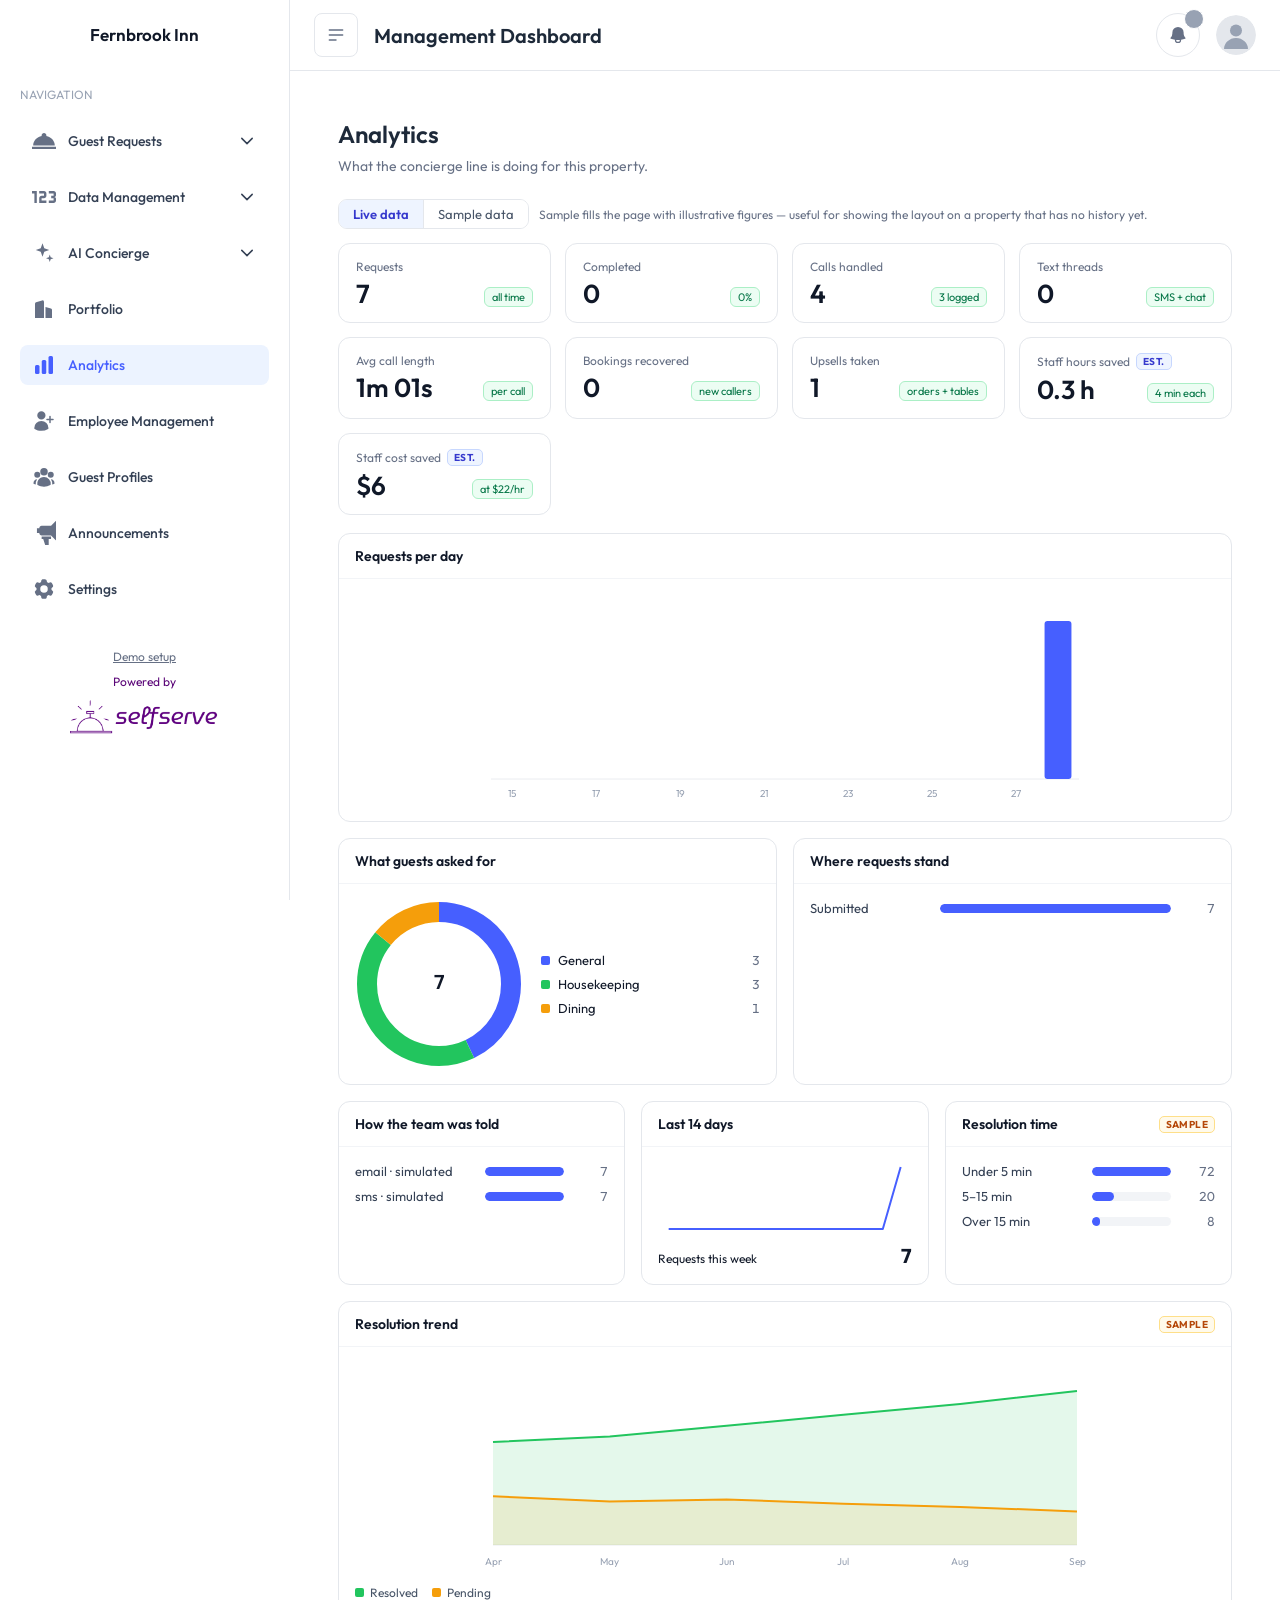
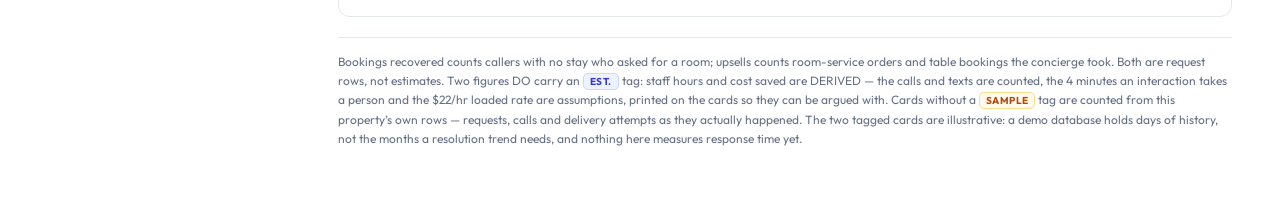
<file: analytics.html>
<!doctype html>
<html lang="en"><head><meta charset="utf-8"><meta name="viewport" content="width=device-width,initial-scale=1">
<title>Analytics</title><style>
  :root{
    --brand-50:#ECF3FF; --brand-100:#DDE9FF; --brand-500:#465FFF; --brand-600:#3641F5;
    --g-25:#FCFCFD; --g-50:#F9FAFB; --g-100:#F2F4F7; --g-200:#E4E7EC; --g-300:#D0D5DD;
    --g-400:#98A2B3; --g-500:#667085; --g-600:#475467; --g-700:#344054; --g-800:#1D2939; --g-900:#101828;
    --link:#1100D8; --link-hover:#0e00b8; --success-500:#12B76A; --success-50:#ECFDF3;
    --error-500:#F04438; --error-50:#FEF3F2; --danger:#EF4444; --purple:#5b0678;
    --blue-600:#2563EB; --blue-700:#1D4ED8; --blue-50:#EFF6FF; --blue-500:#3B82F6;
    --yellow-100:#FEF9C3; --yellow-200:#FEF08A; --yellow-500:#EAB308; --yellow-800:#854D0E;
    --sidebar:290px; --sidebar-collapsed:90px; --header:70px;
  }
  *{box-sizing:border-box}
  html,body{margin:0;padding:0}
  body{font-family:'Outfit',sans-serif;font-size:16px;background:#fff;color:var(--g-900);-webkit-font-smoothing:antialiased}
  a{color:inherit;text-decoration:none}
  button{font-family:inherit}
  svg{display:block}

  /* ---- sidebar (AppSidebar.tsx) ---- */
  .sidebar{position:fixed;left:0;top:0;height:100vh;width:var(--sidebar);background:#fff;
           border-right:1px solid var(--g-200);padding:0 20px;z-index:50;display:flex;flex-direction:column;
           transition:width .3s ease-in-out}
  .brand{padding:24px 0;display:flex;justify-content:center;cursor:pointer}
  .brand img{width:75%;height:auto}
  .brand .hname{font-size:17px;font-weight:600;color:var(--g-900);text-align:center;line-height:1.25}
  .navscroll{display:flex;flex-direction:column;flex-grow:1;overflow-y:auto;margin-top:16px;scrollbar-width:none}
  .navscroll::-webkit-scrollbar{display:none}
  .navsec{margin-bottom:16px;font-size:12px;line-height:20px;text-transform:uppercase;color:var(--g-400);display:flex}
  nav{margin-bottom:24px}
  nav>ul{display:flex;flex-direction:column;gap:16px;list-style:none;margin:0;padding:0}
  .menu-item{position:relative;display:flex;align-items:center;width:100%;gap:12px;padding:8px 12px;
             font-weight:500;border-radius:8px;font-size:14px;line-height:20px;cursor:pointer;
             background:none;border:0;text-align:left;color:var(--g-700)}
  .menu-item-active{background:var(--brand-50);color:var(--brand-500)}
  .menu-item-inactive:hover{background:var(--g-100)}
  .menu-item .ic{flex:none;display:block}
  .menu-item .ic svg{width:24px!important;height:24px!important;color:var(--g-500)}
  .menu-item-active .ic svg{color:var(--brand-500)}
  .menu-item .label{flex:1}
  .menu-item .caret{margin-left:auto;width:20px;height:20px;flex:none;transition:transform .2s}
  .menu-item .caret svg{width:20px;height:20px}
  .menu-item.open .caret{transform:rotate(180deg);color:var(--brand-500)}
  .submenu{overflow:hidden;transition:height .3s;height:0}
  .submenu>ul{margin:8px 0 0 36px;padding:0;list-style:none;display:flex;flex-direction:column;gap:4px}
  .menu-dropdown-item{position:relative;display:flex;align-items:center;gap:12px;border-radius:8px;
                      padding:10px 12px;font-size:14px;line-height:20px;font-weight:500;color:var(--g-700);cursor:pointer}
  .menu-dropdown-item:hover{background:var(--g-100)}
  .menu-dropdown-item.active{background:var(--brand-50);color:var(--brand-500)}
  .count{display:none;align-items:center;justify-content:center;min-width:20px;height:20px;padding:0 6px;
         margin-left:auto;font-size:12px;font-weight:500;color:#fff;background:var(--danger);border-radius:9999px}
  .count.show{display:inline-flex}
  .poweredby{display:flex;flex-direction:column;align-items:center;justify-content:center;padding:16px 0}
  .poweredby p{margin:0 0 8px;font-size:12px;color:var(--purple)}
  .poweredby img{width:150px;height:40px;object-fit:contain}
  .setuplink{display:block;margin-bottom:10px;font-size:12px;color:var(--g-500);text-decoration:underline}
  .setuplink:hover{color:var(--brand-500)}
  .setuplink.on{color:var(--brand-500);font-weight:600}

  /* collapsed (hamburger) */
  body.nav-collapsed .sidebar{width:var(--sidebar-collapsed)}
  body.nav-collapsed .sidebar .label,
  body.nav-collapsed .sidebar .caret,
  body.nav-collapsed .sidebar .count,
  body.nav-collapsed .submenu,
  body.nav-collapsed .poweredby,
  body.nav-collapsed .navsec span{display:none}
  body.nav-collapsed .menu-item{justify-content:center}
  body.nav-collapsed .main{margin-left:var(--sidebar-collapsed)}

  /* ---- header (AppHeader.tsx) ---- */
  .main{margin-left:var(--sidebar);min-height:100vh;display:flex;flex-direction:column;transition:margin-left .3s}
  .topbar{position:sticky;top:0;z-index:40;background:#fff;border-bottom:1px solid var(--g-200);display:flex;width:100%}
  .topbar .inner{display:flex;align-items:center;justify-content:space-between;flex-grow:1;padding:12px;height:var(--header)}
  .topbar h1{font-size:20px;font-weight:600;color:var(--g-800);margin:0}
  .topbar .left{display:flex;align-items:center;gap:16px}
  .topbar .right{display:flex;align-items:center;justify-content:flex-end;gap:16px;margin-left:auto}
  .hamburger{display:flex;align-items:center;justify-content:center;width:44px;height:44px;color:var(--g-500);
             border:1px solid var(--g-200);border-radius:8px;background:#fff;cursor:pointer}
  .hamburger:hover{background:var(--g-50)}
  .bell{position:relative;display:flex;align-items:center;justify-content:center;height:44px;width:44px;
        color:var(--g-500);border:1px solid var(--g-200);border-radius:9999px;background:#fff;cursor:pointer}
  .bell:hover{background:var(--g-100)}
  .bell svg{width:20px;height:20px}
  .bell .dot{position:absolute;right:-5px;top:-5px;height:20px;width:20px;border-radius:9999px;
             border:1px solid #fff;background:var(--g-400)}
  .avatar{width:40px;height:40px;border-radius:9999px;overflow:hidden;background:#fff;border:0;padding:0;cursor:pointer}
  .avatar svg{width:40px;height:40px;border-radius:9999px}
  @media (min-width:1024px){ .topbar .inner{padding:16px 24px} }

  /* ---- page ---- */
  .content{padding:16px;max-width:1536px;width:100%;margin:0 auto}
  @media (min-width:768px){ .content{padding:24px} }
  .page{display:flex;flex-direction:column;padding:24px;height:100%}
  .pagehead{margin-bottom:24px}
  .pagehead h2{font-size:24px;font-weight:600;color:var(--g-800);margin:0 0 8px}
  .pagehead p{font-size:14px;color:var(--g-500);margin:0}
  .scopewarn{margin:0 0 16px;border:1px solid #FEC84B;background:#FFFAEB;color:#93370D;
             border-radius:12px;padding:12px 16px;font-size:13px}
  .placeholder{display:flex;align-items:center;justify-content:center;height:320px;color:var(--g-500);font-size:14px;
               border:1px dashed var(--g-300);border-radius:12px;text-align:center;padding:24px}

  /* ---- tabs (RequestsTab.tsx) ---- */
  .tabs{width:100%;border-bottom:4px solid var(--g-200);display:flex;align-items:center;gap:6px;margin-bottom:16px}
  .tab{padding:8px 12px;height:36px;font-size:14px;font-weight:300;color:var(--g-900);background:none;border:0;cursor:pointer;white-space:nowrap}
  .tab:hover{color:var(--g-900)}
  .tab.active{font-weight:700;border-bottom:3px solid var(--g-900);margin-bottom:-2px;padding-top:.5px;padding-bottom:.5px}

  /* ---- toolbar (RequestsToolbar.tsx + SearchBar.tsx) ---- */
  .toolbar{display:flex;flex-wrap:wrap;align-items:center;gap:12px;margin-bottom:16px}
  .tbleft{display:flex;align-items:center;gap:8px;flex:1 1 auto;min-width:260px}
  .tbright{display:flex;flex-wrap:wrap;align-items:center;gap:8px;flex:0 0 auto}
  .iconbtn{padding:8px;border-radius:6px;border:1px solid var(--g-200);background:#fff;cursor:pointer;
           display:inline-flex;align-items:center;justify-content:center;color:var(--g-600)}
  .iconbtn:hover{background:var(--g-100)}
  .iconbtn svg{width:20px;height:20px}
  .searchwrap{display:flex;align-items:center;width:100%;flex:1}
  .searchrel{position:relative;flex-grow:1}
  .searchrel input{width:100%;padding:8px 48px 8px 12px;border:1px solid var(--g-300);border-radius:4px;
                   background:var(--g-50);color:var(--g-800);font:inherit;font-size:14px;outline:none}
  .searchrel input:focus{box-shadow:0 0 0 2px var(--blue-500)}
  .clearx{position:absolute;right:12px;top:10px;background:none;border:0;color:var(--g-400);cursor:pointer;padding:0}
  .clearx:hover{color:var(--g-600)}
  .clearx svg{width:20px;height:20px}
  .searchgo{margin-left:8px;background:var(--blue-600);color:#fff;padding:8px;border-radius:4px;border:0;cursor:pointer;
            display:inline-flex;align-items:center;justify-content:center}
  .searchgo:hover{background:var(--blue-700)}
  .searchgo svg{width:20px;height:20px}
  .chip{background:#fff;border:1px solid var(--g-100);border-radius:8px}
  .chip button{color:var(--g-900);background:none;border:0;cursor:pointer;padding:0}
  .chip .in{display:flex;align-items:center;gap:8px;margin:0 8px;font-weight:300;font-size:14px;padding:8px}
  .chip .in svg{width:20px;height:20px}
  .sel{position:relative;display:inline-block;width:224px}
  .sel>button{display:flex;width:100%;align-items:center;justify-content:space-between;padding:8px 16px;
              font-size:14px;color:var(--g-900);background:#fff;border:1px solid var(--g-200);border-radius:6px;cursor:pointer}
  .sel>button:hover{background:var(--g-100)}
  .sel>button>span:first-child{padding:0 16px}
  .sel>button svg{width:16px;height:16px}
  .menu{position:absolute;z-index:60;left:0;top:calc(100% + 8px);min-width:100%;background:#fff;
        border:1px solid var(--g-200);border-radius:12px;
        box-shadow:0 12px 16px -4px rgba(16,24,40,.08),0 4px 6px -2px rgba(16,24,40,.03);padding:8px;display:none}
  .menu.open{display:block}
  .menu button{display:block;width:100%;text-align:left;padding:8px 16px;font-size:14px;border:0;background:none;
               border-radius:6px;cursor:pointer;color:var(--g-700)}
  .menu button:hover{background:var(--g-100);color:var(--g-900)}
  /* The in-row status dropdown. Fixed minimum so the button does not resize as the label
     changes between "Submitted" and "In Progress". */
  .rowstatus{width:auto;min-width:120px}
  .rowstatus>button{padding:6px 10px}
  .rowstatus>button>span:first-child{padding:0}
  /* Fixed, not absolute. .tablewrap declares overflow-x:auto, which silently computes overflow-y
     from visible to auto, making it a scroll box on both axes — an absolutely-positioned menu is
     then clipped to the table and adds a scrollbar instead of floating over the page. Fixed
     positioning escapes that; JS sets left/top from the trigger's rect. */
  .rowstatus .menu{position:fixed;min-width:150px;left:0;top:0}
  .starbtn{display:flex;align-items:center;justify-content:center;padding:8px 16px;font-size:14px;border-radius:6px;
           border:1px solid var(--g-200);background:#fff;color:var(--g-900);cursor:pointer}
  .starbtn svg{width:20px;height:20px}
  .starbtn.on{background:var(--yellow-100);color:var(--yellow-800);border-color:var(--yellow-200)}

  /* ---- table (GeneralReqs.tsx) ---- */
  .tablewrap{flex:1;overflow-x:auto;overflow-y:visible}
  table{min-width:100%;width:100%;border-collapse:collapse}
  thead{border-bottom:3px solid var(--g-200)}
  thead th,thead td{font-weight:300;font-size:.875rem;color:var(--g-900);text-align:start;white-space:nowrap;padding:12px 4px 12px 8px}
  thead td.star{width:48px;padding:12px 8px}
  th.c-guest{width:192px;padding:12px 4px 12px 8px}
  th.c-room{width:128px;padding:12px 4px 12px 4px}
  th.c-status{padding:12px 8px 12px 4px}
  th.c-time{padding:12px 16px 12px 8px}
  th.c-last{width:160px;padding:12px 8px}
  tbody tr{border-top:1px solid var(--g-200);cursor:pointer}
  tbody tr:first-child{border-top:0}
  tbody tr:hover{background:var(--g-50)}
  tbody tr.done{background:var(--g-50)}
  /* Deliberately NOT the .sel class: that one is the dropdown wrapper, and its
     display:inline-block / width:224px were landing on the <tr> too, collapsing the row. */
  tbody tr.rowsel{background:var(--blue-50);box-shadow:inset 4px 0 0 0 var(--blue-500)}
  tbody td{font-size:.875rem;font-weight:300;color:var(--link);vertical-align:middle;white-space:nowrap;padding:12px 4px 12px 8px}
  tbody td.star{width:48px;padding:12px 8px}
  tbody td.c-status{min-width:120px;padding:12px 8px 12px 4px}
  tbody td.c-time{padding:12px 16px 12px 8px}
  .starcell{background:none;border:0;cursor:pointer;padding:0;color:var(--g-500);display:inline-flex}
  .starcell svg{width:20px;height:20px}
  .starcell.on{color:var(--yellow-500)}
  .statusbtn{display:inline-flex;align-items:center;border:1px solid var(--g-300);border-radius:4px;
             padding:4px 8px;font-size:14px;background:var(--g-50);color:var(--g-900);cursor:pointer}
  .statusbtn:hover{background:var(--g-100)}
  .statusbtn>span{margin-right:8px;white-space:nowrap}
  .statusbtn svg{width:16px;height:16px}
  .empty{display:flex;align-items:center;justify-content:center;height:256px;color:var(--g-500);font-size:14px}

  /* ---- pagination ---- */
  .pager{margin-top:16px;display:flex;align-items:center;justify-content:space-between}
  .pager .grp{display:flex;align-items:center;gap:8px}
  .pager span{font-size:14px;color:var(--g-600)}
  .pager select{border:1px solid var(--g-300);border-radius:4px;padding:4px 32px 4px 12px;font:inherit;font-size:14px;background:#fff}
  .pager button{padding:4px 12px;border:1px solid var(--g-300);border-radius:4px;background:#fff;cursor:pointer;font:inherit;font-size:14px}
  .pager button:disabled{opacity:.5;cursor:default}
  .pager button:not(:disabled):hover{background:var(--g-50)}

  /* ---- drawer ---- */
  /* Starts below the header (z-index 40) rather than over it, so the hamburger stays clickable
     while a drawer is open. */
  .backdrop{position:fixed;inset:var(--header) 0 0 0;z-index:39;display:none}
  .backdrop.open{display:block}
  .drawer{position:fixed;right:0;top:var(--header);width:30%;min-width:380px;height:calc(100vh - var(--header));
          background:#fff;z-index:50;padding:20px;overflow-y:auto;transform:translateX(100%);
          transition:transform .3s ease-in-out;box-shadow:0 0 15px rgba(0,0,0,.1)}
  .drawer.open{transform:translateX(0)}
  .dnav{display:flex;justify-content:space-between;align-items:center;margin-bottom:8px}
  .dnav .grp{display:flex;align-items:center;gap:8px}
  /* Room-service order lines, at the prices quoted. */
  .otable{width:100%;border-collapse:collapse;font-size:13px}
  .otable th{text-align:left;font-size:11px;letter-spacing:.04em;text-transform:uppercase;color:var(--g-500);
             font-weight:500;padding:0 0 6px;border-bottom:1px solid var(--g-200)}
  .otable td{padding:8px 0;border-bottom:1px solid var(--g-100);vertical-align:top;color:var(--g-800)}
  .otable .oqty{width:52px;text-align:center}
  .otable .oamt{width:88px;text-align:right;font-variant-numeric:tabular-nums}
  .otable .ototal td{font-weight:600;border-bottom:0;padding-top:10px}
  .oinstr{display:block;font-size:12px;color:var(--g-500);margin-top:2px}
  /* Dispatch trail — who was told, on what channel, and whether it worked. */
  .drow{display:flex;flex-wrap:wrap;align-items:center;gap:8px;padding:8px 0;border-bottom:1px solid var(--g-100)}
  /* Outbound to the guest, as opposed to inbound to a department. Tinted so the two
     directions of the trail are distinguishable at a glance. */
  .drow.toguest{background:#F9FAFB;margin:0 -8px;padding-left:8px;padding-right:8px;border-radius:6px}
  .drow:last-child{border-bottom:0}
  .dchip{font-size:11px;font-weight:600;letter-spacing:.04em;padding:3px 8px;border-radius:6px;white-space:nowrap}
  .dchip.ok{background:#ECFDF3;color:#067647;border:1px solid #ABEFC6}
  .dchip.sim{background:#F2F4F7;color:#475467;border:1px solid #E4E7EC}
  .dchip.bad{background:#FEF3F2;color:#B42318;border:1px solid #FECDCA}
  .dwho{font-size:13px;color:var(--g-800)}
  .dwhen{font-size:12px;color:var(--g-500);margin-left:auto}
  .daddr{flex-basis:100%;font-size:12px;color:var(--g-500)}
  .dmuted{font-size:13px;color:var(--g-500);margin:6px 0}
  /* How a request arrived. Voice is the one worth noticing. */
  .chan{font-size:10px;font-weight:700;letter-spacing:.05em;padding:2px 6px;border-radius:5px;margin-left:6px;vertical-align:middle}
  .chan.voice{background:#EEF4FF;color:#3538CD;border:1px solid #C7D7FE}
  .chan.text{background:#F4F3FF;color:#5925DC;border:1px solid #D9D6FE}
  .chan.unver{background:#FFFAEB;color:#B54708;border:1px solid #FEDF89}
  .hotelswitch{display:flex;align-items:center;gap:8px;margin-right:12px;font-size:13px;color:var(--g-500)}
  .hotelswitch select{font:inherit;color:var(--g-800);padding:6px 10px;border:1px solid var(--g-300);
    border-radius:8px;background:#fff;max-width:220px}
  .chan.notified{background:#ECFDF3;color:#067647;border:1px solid #ABEFC6}
  /* Amber, not green: the request is legitimate but the caller was not the named guest. */
  .chan.companion{background:#FFFAEB;color:#B54708;border:1px solid #FEDF89}
  .pill{border:0;background:none;border-radius:9999px;padding:8px;cursor:pointer;color:var(--g-900);display:inline-flex}
  .pill:hover{background:var(--g-100)}
  .pill:disabled{opacity:.5;cursor:not-allowed}
  .pill svg{width:20px;height:20px}
  .pill.rot svg{transform:rotate(180deg)}
  .dstar{display:flex;align-items:center;gap:20px;margin-bottom:16px}
  .dstar p{margin:0;font-weight:300;color:var(--g-500);font-style:italic}
  .dstatus{display:flex;align-items:center;margin-bottom:16px}
  .dstatus>p{margin:0 8px 0 0;font-weight:500;color:var(--g-900)}
  .dnote{font-size:12px;color:var(--g-500);margin:0 0 8px}
  .drawer h3{font-size:18px;font-weight:600;color:var(--g-900);margin:0 0 8px;border-bottom:1px solid var(--g-200);padding-bottom:4px}
  .drawer h3.noline{border-bottom:0;padding-bottom:0;margin-bottom:16px}
  .dsec{margin-bottom:16px}
  .desc{background:var(--g-50);border:1px solid var(--g-200);border-radius:8px;padding:16px}
  .desc p{margin:0;font-weight:300;color:var(--g-900);font-size:16px;line-height:1.625;word-break:break-word}
  .kv{display:flex;align-items:flex-start;font-size:14px;margin-bottom:12px}
  .kv .k{width:112px;flex:none;font-weight:500;color:var(--g-700);margin:0}
  .kv .v{font-weight:300;color:var(--g-900);word-break:break-word;margin:0}
  .msgbox{border:1px solid var(--g-300);border-radius:8px;overflow:hidden}
  .msgbox input{width:100%;padding:8px 12px;background:#fff;color:var(--g-900);border:0;
                border-bottom:1px solid var(--g-300);font:inherit;font-size:14px;outline:none}
  .msgtype{padding:8px 12px;border-bottom:1px solid var(--g-300)}
  .msgtype label{display:block;font-size:12px;font-weight:500;color:var(--g-500);margin-bottom:4px}
  .msgtype select{width:100%;background:#fff;color:var(--g-900);font:inherit;font-size:14px;border-radius:6px;
                  padding:4px;border:1px solid var(--g-300);outline:none}
  .msgbox textarea{width:100%;padding:8px 12px 0;background:#fff;color:var(--g-900);border:0;
                   font:inherit;font-size:14px;outline:none;resize:vertical;min-height:74px}
  .msgbtns{display:grid;grid-template-columns:1fr 1fr;gap:12px;margin-top:12px}
  .msgbtns button{width:100%;padding:8px 16px;font-size:14px;font-weight:500;border-radius:6px;cursor:pointer}
  .btn-ghost{color:var(--g-700);background:var(--g-100);border:1px solid var(--g-300)}
  .btn-ghost:hover{background:var(--g-200)}
  .btn-send{color:#fff;background:var(--link);border:0}
  .btn-send:hover{background:var(--link-hover)}
  .btn-send:disabled{opacity:.5;cursor:not-allowed}

  /* ---- alert / toast (Alert.tsx) ---- */
  .alert{border-radius:12px;border:1px solid var(--success-500);background:var(--success-50);padding:16px;
         display:flex;align-items:flex-start;gap:12px}
  .alert .ai{margin-top:-2px;color:var(--success-500);flex:none}
  .alert h4{margin:0 0 4px;font-size:14px;font-weight:600;color:var(--g-800)}
  .alert p{margin:0;font-size:14px;color:var(--g-500)}
  .toast{position:fixed;bottom:16px;right:16px;z-index:50;display:none}
  .toast.show{display:block}
  .sel.picked > button{border-color:var(--brand-300,#B2CCFF);background:var(--brand-50,#F5F8FF);color:var(--g-800);font-weight:500}
  .inlinealert{margin-top:12px;display:none}
  .inlinealert.show{display:block}
  /* Failure variant of the same alert/toast markup. Every write used to swallow its errors, so a
     rejected request looked identical to a dead button — which is exactly how the status dropdown
     hid for two rounds of "it doesn't work". */
  .alert.bad{border-color:var(--error-500,#F04438);background:var(--error-50,#FEF3F2)}
  .alert.bad .ai{color:var(--error-500,#F04438)}

  /* ---- ground-truth page ---- */
  .gt h3{font-size:16px;font-weight:600;color:var(--g-800);margin:28px 0 10px;border-bottom:0;padding-bottom:0}
  .gt table{border:1px solid var(--g-200);border-radius:8px;overflow:hidden}
  .gt tbody td{color:var(--g-700)}
  .gt tbody tr{cursor:default}
  .gt tr.here td{background:var(--success-50)}

  /* ---- control panel ---- */
  .cards{display:grid;grid-template-columns:repeat(auto-fit,minmax(360px,1fr));gap:20px}
  .card{border:1px solid var(--g-200);border-radius:16px;background:#fff}
  .card>h3{margin:0;padding:20px 24px;font-size:16px;font-weight:600;color:var(--g-800);border-bottom:0}
  .card>h3 small{display:block;margin-top:4px;font-size:13px;font-weight:400;color:var(--g-500)}
  .card>.body{padding:20px 24px;border-top:1px solid var(--g-100)}
  .field{margin-bottom:14px}
  .field label{display:block;font-size:13px;font-weight:500;color:var(--g-700);margin-bottom:6px}
  .field input,.field select,.field textarea{width:100%;padding:9px 12px;border:1px solid var(--g-300);border-radius:8px;
    font:inherit;font-size:14px;color:var(--g-800);background:#fff;outline:none}
  .field input:focus,.field select:focus,.field textarea:focus{border-color:var(--brand-500);box-shadow:0 0 0 4px rgba(70,95,255,.12)}
  .field textarea{min-height:120px;font-family:ui-monospace,SFMono-Regular,Menlo,monospace;font-size:12px}
  .row2{display:grid;grid-template-columns:1fr 1fr;gap:12px}
  .btn{display:inline-flex;align-items:center;justify-content:center;gap:8px;padding:10px 18px;border-radius:8px;
       border:0;background:var(--brand-500);color:#fff;font:inherit;font-size:14px;font-weight:500;cursor:pointer}
  .btn:hover{background:var(--brand-600)}
  .btn:disabled{background:#9CB9FF;cursor:default}
  .btn.ghost{background:#fff;color:var(--g-700);border:1px solid var(--g-300)}
  .btn.ghost:hover{background:var(--g-50)}
  .btn.danger{background:#fff;color:#B42318;border:1px solid #FDA29B}
  .btn.danger:hover{background:var(--error-50)}
  .result{margin-top:14px;border-radius:8px;padding:12px 14px;font-size:13px;display:none}
  .result.ok{display:block;background:var(--success-50);border:1px solid var(--success-500);color:#054F31}
  .result.err{display:block;background:var(--error-50);border:1px solid var(--error-500);color:#912018}
  .statgrid{display:grid;grid-template-columns:1fr;gap:10px}
  .stat{display:flex;justify-content:space-between;gap:12px;font-size:14px;padding:8px 0;border-bottom:1px solid var(--g-100)}
  .stat .l{color:var(--g-500)}
  .stat .v{color:var(--g-900);font-weight:500;text-align:right;word-break:break-word}
  .hint{font-size:12px;color:var(--g-500);margin-top:8px;line-height:1.5}
  code{background:var(--g-100);border-radius:4px;padding:1px 5px;font-size:12px}

  @media (max-width:1024px){ .sidebar{display:none} .main{margin-left:0} .drawer{width:100%;min-width:0} }

  .kpis{display:grid;grid-template-columns:repeat(auto-fit,minmax(190px,1fr));gap:14px;margin-bottom:18px}
  .kpi{border:1px solid var(--g-200);border-radius:12px;background:#fff;padding:15px 17px}
  .kpi .t{font-size:12px;color:var(--g-500);display:flex;align-items:center;gap:6px;flex-wrap:wrap}
  .kpi .row{display:flex;align-items:flex-end;justify-content:space-between;gap:10px;margin-top:7px}
  .kpi b{font-size:26px;font-weight:600;color:var(--g-900);line-height:1;white-space:nowrap}
  .kpi .ch{overflow:hidden;text-overflow:ellipsis;max-width:64%}
  .kpi .ch{font-size:11px;padding:2px 7px;border-radius:6px;white-space:nowrap;
    background:#ECFDF3;color:#067647;border:1px solid #ABEFC6}
  .kpi .ch.down{background:#FEF3F2;color:#B42318;border-color:#FECDCA}
  .agrid{display:grid;grid-template-columns:minmax(0,1fr) minmax(0,1fr);gap:16px;margin-bottom:16px}
  .agrid.three{grid-template-columns:repeat(3,minmax(0,1fr))}
  @media (max-width:1100px){ .agrid,.agrid.three{grid-template-columns:1fr} }
  .acard{border:1px solid var(--g-200);border-radius:12px;background:#fff}
  .acard .ah{display:flex;align-items:center;gap:8px;padding:13px 16px;border-bottom:1px solid var(--g-100)}
  .acard .ah h3{margin:0;font-size:14px;font-weight:600;color:var(--g-900)}
  .acard .ab{padding:16px}
  .sample{font-size:10px;font-weight:700;letter-spacing:.04em;text-transform:uppercase;
    background:#FFFAEB;color:#B54708;border:1px solid #FEDF89;border-radius:5px;padding:1px 6px;margin-left:auto}
  .legend{display:flex;gap:14px;flex-wrap:wrap;margin-top:12px;font-size:12px;color:var(--g-600,#475467)}
  .legend i{width:9px;height:9px;border-radius:2px;display:inline-block;margin-right:6px}
  .donutwrap{display:flex;align-items:center;gap:18px;flex-wrap:wrap}
  .dlist{flex:1;min-width:150px}
  .dlist .dr{display:flex;align-items:center;gap:8px;font-size:13px;padding:4px 0}
  .dlist .dr .v{margin-left:auto;color:var(--g-500);font-variant-numeric:tabular-nums}
  .bars{display:flex;flex-direction:column;gap:9px}
  .bar{display:flex;align-items:center;gap:10px;font-size:13px}
  .bar .lb{width:120px;flex:none;color:var(--g-700,#344054);overflow:hidden;text-overflow:ellipsis;white-space:nowrap}
  .bar .tr{flex:1;background:var(--g-100);border-radius:5px;height:9px;overflow:hidden}
  /* display:block matters: .fl is a span, and an inline element ignores height and width, so the
     fill rendered as nothing and every bar looked like an empty track. */
  .bar .fl{display:block;height:100%;background:#465FFF;border-radius:5px}
  .bar .vv{width:34px;text-align:right;flex:none;color:var(--g-500);font-variant-numeric:tabular-nums}
  .hl{font-size:13px;color:var(--g-700,#344054);line-height:1.7;margin:0;padding-left:18px}
  .foot{font-size:12px;color:var(--g-500);line-height:1.6;border-top:1px solid var(--g-200);
    padding-top:14px;margin-top:4px}
  .anone{color:var(--g-500);font-size:13px;margin:0}
  .modebar{display:flex;align-items:center;gap:10px;margin-bottom:14px;flex-wrap:wrap}
  .seg{display:inline-flex;border:1px solid var(--g-200);border-radius:9px;overflow:hidden;background:#fff}
  .seg button{font:inherit;font-size:13px;padding:6px 14px;border:0;background:#fff;color:var(--g-600,#475467);cursor:pointer}
  .seg button+button{border-left:1px solid var(--g-200)}
  .seg button.on{background:#EEF4FF;color:#3538CD;font-weight:600}
  .modenote{font-size:12px;color:var(--g-500)}
  .banner{border:1px solid #FEDF89;background:#FFFCF5;border-radius:10px;padding:11px 14px;
    font-size:13px;color:#B54708;line-height:1.55;margin-bottom:16px}
  .banner b{font-weight:600}
  .kpi .t .sample,.kpi .t .est{margin-left:0}
  .est{font-size:10px;font-weight:700;letter-spacing:.04em;text-transform:uppercase;
    background:#EEF4FF;color:#3538CD;border:1px solid #C7D7FE;border-radius:5px;padding:1px 6px}
  .emptyhint{border:1px dashed var(--g-200);border-radius:10px;padding:18px;text-align:center;
    font-size:13px;color:var(--g-500);line-height:1.6}
</style>  <link rel="stylesheet" href="assets/fonts.css">
  <script src="assets/snapshot.js"></script>
  <script src="assets/offline.js"></script>
</head>
<body>

  <aside class="sidebar">
    <a class="brand" href="index.html" id="brandLink">
      <img id="hotelLogo" alt="Hotel Logo" style="display:none" />
      <span class="hname" id="hotelName">&nbsp;</span>
    </a>
    <div class="navscroll">
      <nav>
        <div class="navsec"><span>Navigation</span></div>
        <ul>
          <li>
            <button class="menu-item menu-item-inactive" data-submenu="requests">
              <span class="ic"><svg width="18" height="13" viewBox="0 0 18 13" fill="none" xmlns="http://www.w3.org/2000/svg"><path d="M9 0.5C9.47739 0.5 9.93523 0.680612 10.2728 1.0021C10.6104 1.32359 10.8 1.75963 10.8 2.21429C10.8 2.42 10.764 2.61714 10.692 2.80571C14.355 3.5 17.1 6.42286 17.1 9.92857H0.9C0.9 6.42286 3.645 3.5 7.308 2.80571C7.236 2.61714 7.2 2.42 7.2 2.21429C7.2 1.75963 7.38964 1.32359 7.72721 1.0021C8.06477 0.680612 8.52261 0.5 9 0.5ZM18 12.5H0V10.7857H18V12.5Z" fill="currentColor"/></svg></span><span class="label">Guest Requests</span>
              <span class="caret"><svg width="20" height="20" viewBox="0 0 20 20" fill="none" xmlns="http://www.w3.org/2000/svg"><path d="M4.79175 7.396L10.0001 12.6043L15.2084 7.396" stroke="currentColor" stroke-width="1.5" stroke-linecap="round" stroke-linejoin="round"/></svg></span>
            </button>
            <div class="submenu" data-for="requests">
              <ul>
                <li class="menu-dropdown-item" data-board="general"><span class="label">General</span><span class="count" id="c-general">0</span></li>
                <li class="menu-dropdown-item" data-board="dining"><span class="label">In-Room Dining</span><span class="count" id="c-dining">0</span></li>
                <li class="menu-dropdown-item" data-board="reservations"><span class="label">Reservations</span><span class="count" id="c-reservations">0</span></li>
                <li class="menu-dropdown-item" data-nav="messages"><span class="label">Message History</span></li>
              </ul>
            </div>
          </li>
          <li>
            <button class="menu-item menu-item-inactive" data-submenu="data">
              <span class="ic"><svg width="20" height="11" viewBox="0 0 20 11" fill="none" xmlns="http://www.w3.org/2000/svg"><path d="M2 10.5V2.5H0V0.5H4V10.5H2ZM20 8.5C20 9.61 19.1 10.5 18 10.5H14V8.5H18V6.5H16V4.5H18V2.5H14V0.5H18C18.5304 0.5 19.0391 0.710714 19.4142 1.08579C19.7893 1.46086 20 1.96957 20 2.5V4C20 4.39782 19.842 4.77936 19.5607 5.06066C19.2794 5.34196 18.8978 5.5 18.5 5.5C18.8978 5.5 19.2794 5.65804 19.5607 5.93934C19.842 6.22064 20 6.60218 20 7V8.5ZM12 8.5V10.5H6V6.5C6 5.39 6.9 4.5 8 4.5H10V2.5H6V0.5H10C10.5304 0.5 11.0391 0.710714 11.4142 1.08579C11.7893 1.46086 12 1.96957 12 2.5V4.5C12 5.61 11.1 6.5 10 6.5H8V8.5H12Z" fill="currentColor"/></svg></span><span class="label">Data Management</span>
              <span class="caret"><svg width="20" height="20" viewBox="0 0 20 20" fill="none" xmlns="http://www.w3.org/2000/svg"><path d="M4.79175 7.396L10.0001 12.6043L15.2084 7.396" stroke="currentColor" stroke-width="1.5" stroke-linecap="round" stroke-linejoin="round"/></svg></span>
            </button>
            <div class="submenu" data-for="data">
              <ul>
                <li class="menu-dropdown-item" data-nav="data" data-section="property"><span class="label">Hotel Info</span></li>
                <li class="menu-dropdown-item" data-nav="data" data-section="restaurants"><span class="label">Restaurants</span></li>
                <li class="menu-dropdown-item" data-nav="data" data-section="menu"><span class="label">Menu Items</span></li>
                <li class="menu-dropdown-item" data-nav="data" data-section="menu"><span class="label">Room Service</span></li>
                <li class="menu-dropdown-item" data-nav="data" data-section="housekeeping"><span class="label">Housekeeping</span></li>
                <li class="menu-dropdown-item" data-nav="data" data-section="facilities"><span class="label">Facilities</span></li>
                <li class="menu-dropdown-item" data-nav="soon"><span class="label">Special Events</span></li>
                <li class="menu-dropdown-item" data-nav="soon"><span class="label">Special Products</span></li>
              </ul>
            </div>
          </li>
          <li>
            <button class="menu-item menu-item-inactive" data-submenu="ai">
              <span class="ic"><svg viewBox="0 0 24 24" fill="currentColor" xmlns="http://www.w3.org/2000/svg"><path d="M10.5 2.25 12.28 7.22 17.25 9 12.28 10.78 10.5 15.75 8.72 10.78 3.75 9 8.72 7.22 10.5 2.25Z"/><path d="M17.75 13.5 18.68 16.32 21.5 17.25 18.68 18.18 17.75 21 16.82 18.18 14 17.25 16.82 16.32 17.75 13.5Z"/></svg></span><span class="label">AI Concierge</span>
              <span class="caret"><svg width="20" height="20" viewBox="0 0 20 20" fill="none" xmlns="http://www.w3.org/2000/svg"><path d="M4.79175 7.396L10.0001 12.6043L15.2084 7.396" stroke="currentColor" stroke-width="1.5" stroke-linecap="round" stroke-linejoin="round"/></svg></span>
            </button>
            <div class="submenu" data-for="ai">
              <ul>
                <li class="menu-dropdown-item" data-nav="page" data-page="journeys.html"><span class="label">Guest Journeys</span></li>
                <li class="menu-dropdown-item" data-nav="page" data-page="knowledge.html"><span class="label">Knowledge Base</span></li>
                <li class="menu-dropdown-item" data-nav="page" data-page="agent.html"><span class="label">Agent Settings</span></li>
                <li class="menu-dropdown-item" data-nav="page" data-page="calls.html"><span class="label">Call Transcripts</span></li>
                <li class="menu-dropdown-item" data-nav="page" data-page="chat.html"><span class="label">Text the Concierge</span></li>
              </ul>
            </div>
          </li>
          <li><a class="menu-item menu-item-inactive" data-nav="page" data-page="portfolio.html"><span class="ic"><svg viewBox="0 0 24 24" fill="currentColor" xmlns="http://www.w3.org/2000/svg"><path d="M3 21V6.75a1.5 1.5 0 0 1 1.06-1.43l6-1.85A1.5 1.5 0 0 1 12 4.9V21H3Zm2.6-11.4h2.2v2.1H5.6V9.6Zm0 4.2h2.2v2.1H5.6v-2.1ZM13.5 21V9.9l5.44 1.63A1.5 1.5 0 0 1 20 12.97V21h-6.5Zm2.1-6.3h2.2v2.1h-2.2v-2.1Z"/></svg></span><span class="label">Portfolio</span></a></li>
          <li><a class="menu-item menu-item-inactive menu-item-active" data-nav="page" data-page="analytics.html"><span class="ic"><svg viewBox="0 0 24 24" fill="currentColor" xmlns="http://www.w3.org/2000/svg"><rect x="3" y="12" width="4.5" height="9" rx="1.5"/><rect x="9.75" y="7" width="4.5" height="14" rx="1.5"/><rect x="16.5" y="3" width="4.5" height="18" rx="1.5"/></svg></span><span class="label">Analytics</span></a></li>
          <li><a class="menu-item menu-item-inactive" data-nav="page" data-page="staff.html"><span class="ic"><svg viewBox="0 0 24 24" fill="currentColor" xmlns="http://www.w3.org/2000/svg"><path d="M5.25 6.375a4.125 4.125 0 1 1 8.25 0 4.125 4.125 0 0 1-8.25 0ZM2.25 19.125a7.125 7.125 0 0 1 14.25 0v.003l-.001.119a.75.75 0 0 1-.363.63 13.067 13.067 0 0 1-6.761 1.873c-2.472 0-4.786-.684-6.76-1.873a.75.75 0 0 1-.364-.63l-.001-.122ZM18.75 7.5a.75.75 0 0 0-1.5 0v2.25H15a.75.75 0 0 0 0 1.5h2.25v2.25a.75.75 0 0 0 1.5 0v-2.25H21a.75.75 0 0 0 0-1.5h-2.25V7.5Z"/></svg></span><span class="label">Employee Management</span></a></li>
          <li><a class="menu-item menu-item-inactive" data-nav="page" data-page="guests.html"><span class="ic"><svg viewBox="0 0 24 24" fill="currentColor" xmlns="http://www.w3.org/2000/svg"><path d="M8.25 6.75a3.75 3.75 0 1 1 7.5 0 3.75 3.75 0 0 1-7.5 0ZM15.75 9.75a3 3 0 1 1 6 0 3 3 0 0 1-6 0ZM2.25 9.75a3 3 0 1 1 6 0 3 3 0 0 1-6 0ZM6.31 15.117A6.745 6.745 0 0 1 12 12a6.745 6.745 0 0 1 6.709 7.498.75.75 0 0 1-.372.568A12.696 12.696 0 0 1 12 21.75c-2.305 0-4.47-.612-6.337-1.684a.75.75 0 0 1-.372-.568 6.787 6.787 0 0 1 1.019-4.38Z"/><path d="M5.082 14.254a8.287 8.287 0 0 0-1.308 5.135 9.687 9.687 0 0 1-1.764-.44l-.115-.04a.563.563 0 0 1-.373-.487l-.01-.121a3.75 3.75 0 0 1 3.57-4.047ZM20.226 19.389a8.287 8.287 0 0 0-1.308-5.135 3.75 3.75 0 0 1 3.57 4.047l-.01.121a.563.563 0 0 1-.373.486l-.115.04c-.567.2-1.156.349-1.764.441Z"/></svg></span><span class="label">Guest Profiles</span></a></li>
          <li><a class="menu-item menu-item-inactive" data-nav="soon"><span class="ic"><svg width="5" height="5" viewBox="0 0 10 17" fill="none" xmlns="http://www.w3.org/2000/svg"><path d="M1.66667 5.1C1.66667 4.165 2.41667 3.4 3.33333 3.4H10L13.3333 0H15V13.6H13.3333L10 10.2H3.33333C2.89131 10.2 2.46738 10.0209 2.15482 9.70208C1.84226 9.38327 1.66667 8.95087 1.66667 8.5H0V5.1H1.66667ZM8.33333 12.75V17H5.83333L4.44167 12.75H3.33333V11.05H10V12.75H8.33333Z" fill="currentColor"/></svg></span><span class="label">Announcements</span></a></li>
          <li><a class="menu-item menu-item-inactive" data-nav="soon"><span class="ic"><svg viewBox="0 0 24 24" fill="currentColor" xmlns="http://www.w3.org/2000/svg"><path fill-rule="evenodd" clip-rule="evenodd" d="M11.078 2.25c-.917 0-1.699.663-1.85 1.567L9.05 4.889c-.02.12-.115.26-.297.348a7.493 7.493 0 0 0-.986.57c-.166.115-.334.126-.45.083L6.3 5.508a1.875 1.875 0 0 0-2.282.819l-.922 1.597a1.875 1.875 0 0 0 .432 2.385l.84.692c.095.078.17.229.154.43a7.598 7.598 0 0 0 0 1.139c.015.2-.059.352-.153.43l-.841.692a1.875 1.875 0 0 0-.432 2.385l.922 1.597a1.875 1.875 0 0 0 2.282.818l1.019-.382c.115-.043.283-.031.45.082.312.214.641.405.985.57.182.088.277.228.297.35l.178 1.071c.151.904.933 1.567 1.85 1.567h1.844c.916 0 1.699-.663 1.85-1.567l.178-1.072c.02-.12.114-.26.297-.349.344-.165.673-.356.985-.57.167-.114.335-.125.45-.082l1.02.382a1.875 1.875 0 0 0 2.28-.819l.923-1.597a1.875 1.875 0 0 0-.432-2.385l-.84-.692c-.095-.078-.17-.229-.154-.43a7.614 7.614 0 0 0 0-1.139c-.016-.2.059-.352.153-.43l.84-.692c.708-.582.891-1.59.433-2.385l-.922-1.597a1.875 1.875 0 0 0-2.282-.818l-1.02.382c-.114.043-.282.031-.449-.083a7.49 7.49 0 0 0-.985-.57c-.183-.087-.277-.227-.297-.348l-.179-1.072a1.875 1.875 0 0 0-1.85-1.567h-1.843ZM12 15.75a3.75 3.75 0 1 0 0-7.5 3.75 3.75 0 0 0 0 7.5Z"/></svg></span><span class="label">Settings</span></a></li>
        </ul>
      </nav>
      <div class="poweredby">
        <a class="setuplink" href="setup.html">Demo setup</a>
        <p>Powered by</p>
        <img src="assets/selfserve-logo.png" alt="Logo" width="150" height="40" />
      </div>
    </div>
  </aside>
<div class="main">

  <header class="topbar"><div class="inner">
    <div class="left">
      <button class="hamburger" id="navToggle" aria-label="Toggle Sidebar"><svg width="16" height="12" viewBox="0 0 16 12" fill="none" xmlns="http://www.w3.org/2000/svg"><path fill-rule="evenodd" clip-rule="evenodd" d="M0.583252 1C0.583252 0.585788 0.919038 0.25 1.33325 0.25H14.6666C15.0808 0.25 15.4166 0.585786 15.4166 1C15.4166 1.41421 15.0808 1.75 14.6666 1.75L1.33325 1.75C0.919038 1.75 0.583252 1.41422 0.583252 1ZM0.583252 11C0.583252 10.5858 0.919038 10.25 1.33325 10.25L7.99992 10.25C8.41413 10.25 8.74992 10.5858 8.74992 11C8.74992 11.4142 8.41413 11.75 7.99992 11.75L1.33325 11.75C0.919038 11.75 0.583252 11.4142 0.583252 11ZM1.33325 5.25C0.919038 5.25 0.583252 5.58579 0.583252 6C0.583252 6.41421 0.919038 6.75 1.33325 6.75L14.6666 6.75C15.0808 6.75 15.4166 6.41421 15.4166 6C15.4166 5.58579 15.0808 5.25 14.6666 5.25L1.33325 5.25Z" fill="currentColor"/></svg></button>
      <h1>Management Dashboard</h1>
    </div>
    <div class="right">
      <!-- Property switcher. The board and data pages scope to ?hotelId=, which previously could
           only be set by typing a UUID into the URL — so a second property was effectively
           invisible. Hidden until a page populates it (the setup page has its own pickers). -->
      <label class="hotelswitch" id="hotelSwitchWrap" style="display:none">
        <span>Property</span>
        <select id="hotelSwitch" aria-label="Switch property"></select>
      </label>
      <button class="bell" aria-label="Push notifications"><span class="dot"></span><svg viewBox="0 0 24 24" fill="currentColor" xmlns="http://www.w3.org/2000/svg"><path fill-rule="evenodd" clip-rule="evenodd" d="M5.25 9a6.75 6.75 0 0 1 13.5 0v.75c0 2.123.8 4.057 2.118 5.52a.75.75 0 0 1-.297 1.206c-1.544.57-3.16.99-4.831 1.243a3.75 3.75 0 1 1-7.48 0 24.585 24.585 0 0 1-4.831-1.244.75.75 0 0 1-.298-1.205A8.217 8.217 0 0 0 5.25 9.75V9Zm4.502 8.9a2.25 2.25 0 1 0 4.496 0 25.057 25.057 0 0 1-4.496 0Z"/></svg></button>
      <button class="avatar" aria-label="Open user menu"><svg viewBox="0 0 40 40" xmlns="http://www.w3.org/2000/svg"><rect width="40" height="40" fill="#E4E7EC"/><circle cx="20" cy="15.5" r="6" fill="#98A2B3"/><path d="M8 34c0-6.075 5.373-11 12-11s12 4.925 12 11" fill="#98A2B3"/></svg></button>
    </div>
  </div></header>
  <div class="content"><div class="page">
    <div class="pagehead"><h2>Analytics</h2>
      <p>What the concierge line is doing for this property.</p></div>
    
    <div class="modebar">
      <div class="seg">
        <button id="mLive" class="on">Live data</button>
        <button id="mSample">Sample data</button>
      </div>
      <span class="modenote">Sample fills the page with illustrative figures &mdash; useful for
        showing the layout on a property that has no history yet.</span>
    </div>

    <div class="banner" id="banner" style="display:none">
      <b>Illustrative data.</b> Nothing on this page was measured &mdash; every card is tagged
      <span class="sample">sample</span>. Switch to <b>Live data</b> for this property&rsquo;s real rows.
    </div>

    <div class="kpis" id="kpis"></div>

    <div class="emptyhint" id="empty" style="display:none">
      Nothing has been recorded for this property yet &mdash; no requests, calls or texts.<br>
      Switch to <b>Sample data</b> to see the page with figures in it.
    </div>

    <div id="charts">
    <div class="acard" style="margin-bottom:16px">
      <div class="ah"><h3>Requests per day</h3></div>
      <div class="ab" id="perDay"></div>
    </div>

    <div class="agrid">
      <div class="acard"><div class="ah"><h3>What guests asked for</h3></div>
        <div class="ab" id="cats"></div></div>
      <div class="acard"><div class="ah"><h3>Where requests stand</h3></div>
        <div class="ab" id="statuses"></div></div>
    </div>

    <div class="agrid three">
      <div class="acard"><div class="ah"><h3>How the team was told</h3></div>
        <div class="ab" id="channels"></div></div>
      <div class="acard"><div class="ah"><h3>Last 14 days</h3></div>
        <div class="ab"><div id="spark"></div>
          <div style="display:flex;justify-content:space-between;align-items:baseline;margin-top:10px">
            <span class="muted" style="font-size:12px">Requests this week</span>
            <b id="sparkN" style="font-size:20px;color:var(--g-900)"></b></div></div></div>
      <div class="acard"><div class="ah"><h3>Resolution time</h3><span class="sample" data-perm="1">sample</span></div>
        <div class="ab" id="sla"></div></div>
    </div>

    <div class="acard" style="margin-bottom:16px">
      <div class="ah"><h3>Resolution trend</h3><span class="sample" data-perm="1">sample</span></div>
      <div class="ab" id="trend"></div>
    </div>
    </div>

    <p class="foot" id="foot"></p>
  </div></div>
</div>
<script>

  (function(){
    function setH(el, open){ el.style.height = open ? (el.firstElementChild.offsetHeight + 8) + 'px' : '0px'; }
    document.querySelectorAll('.menu-item[data-submenu]').forEach(function(btn){
      var panel = document.querySelector('.submenu[data-for="' + btn.getAttribute('data-submenu') + '"]');
      if(!panel) return;
      setH(panel, btn.classList.contains('open'));
      if(btn.classList.contains('open')) btn.classList.add('menu-item-active');
      btn.addEventListener('click', function(){
        var open = !btn.classList.contains('open');
        btn.classList.toggle('open', open);
        btn.classList.toggle('menu-item-active', open);
        setH(panel, open);
      });
    });
    var t = document.getElementById('navToggle');
    if(t) t.addEventListener('click', function(){ document.body.classList.toggle('nav-collapsed'); });
  })();


  function navNotice(msg){
    var n = document.getElementById('navNotice');
    if(!n){
      n = document.createElement('div');
      n.id = 'navNotice';
      n.style.cssText = 'position:fixed;left:50%;transform:translateX(-50%);bottom:24px;z-index:80;' +
        'background:#101828;color:#fff;font-size:14px;padding:12px 16px;border-radius:10px;' +
        'box-shadow:0 8px 24px rgba(16,24,40,.24);max-width:min(560px,90vw);text-align:center';
      document.body.appendChild(n);
    }
    n.textContent = msg;
    n.style.display = 'block';
    clearTimeout(n._t);
    n._t = setTimeout(function(){ n.style.display = 'none'; }, 4000);
  }

  /**
   * Populate the header's property switcher and navigate on change, preserving the current page.
   * Called by whichever page has the hotel list; pages that do not call it keep it hidden.
   */
  function wireHotelSwitcher(hotels, currentId){
    var wrap = document.getElementById('hotelSwitchWrap'), sel = document.getElementById('hotelSwitch');
    if(!wrap || !sel || !hotels || hotels.length < 2) return;   // nothing to switch between
    sel.innerHTML = hotels.map(function(h){
      return '<option value="'+h.id+'"'+(h.id===currentId?' selected':'')+'>'+
             String(h.name||'(unnamed)').replace(/[&<>"]/g, function(c){
               return {'&':'&amp;','<':'&lt;','>':'&gt;','"':'&quot;'}[c]; })+'</option>';
    }).join('');
    wrap.style.display = 'flex';
    sel.onchange = function(){
      var u = new URL(location.href);
      u.searchParams.set('hotelId', sel.value);
      location.href = u.toString();
    };
  }

  function wireNav(hotelId, opts){
    opts = opts || {};
    var qs = hotelId ? ('?hotelId=' + encodeURIComponent(hotelId)) : '';
    var NOT_IN_DEMO = 'That screen is part of the full SelfServe dashboard and is not included in this demo.';

    document.querySelectorAll('.menu-dropdown-item[data-board]').forEach(function(li){
      li.onclick = function(){
        if(opts.onBoard) return opts.onBoard(li);
        // Carry the chosen board across so the target page opens on it, rather than always General.
        location.href = 'index.html' + qs + (qs ? '&' : '?') + 'board=' + encodeURIComponent(li.getAttribute('data-board'));
      };
    });

    document.querySelectorAll('[data-nav="data"]').forEach(function(el){
      var sec = el.getAttribute('data-section') || '';
      el.onclick = function(){
        if(opts.page === 'data'){
          document.querySelectorAll('.menu-dropdown-item').forEach(function(x){ x.classList.remove('active'); });
          el.classList.add('active');
          var t = sec && document.getElementById('sec-' + sec);
          if(t) t.scrollIntoView({ behavior:'smooth', block:'start' });
          else navNotice('That section is still loading.');
          return;
        }
        location.href = 'data.html' + qs + (sec ? ('#sec-' + sec) : '');
      };
    });

    // Plain page destinations. Keeps ?hotelId= so the property survives the jump.
    document.querySelectorAll('[data-nav="page"]').forEach(function(el){
      el.onclick = function(){ location.href = el.getAttribute('data-page') + qs; };
    });

    document.querySelectorAll('[data-nav="soon"], [data-nav="messages"]').forEach(function(el){
      el.onclick = function(){ navNotice(NOT_IN_DEMO); };
    });

    // The bell and the avatar were bound nowhere on any page, while the avatar advertised
    // aria-label="Open user menu". Say what they are instead of leaving dead buttons.
    var bell = document.querySelector('.topbar .bell');
    if(bell) bell.onclick = function(){
      navNotice('Push notifications go to the guest app in the full product. This demo notifies staff by SMS — see the Dispatch section of any request.');
    };
    var avatar = document.querySelector('.topbar .avatar');
    if(avatar) avatar.onclick = function(){
      navNotice('Signed in as the demo operator. Sign-in and roles are part of the full dashboard.');
    };
  }


  var HOTEL_ID = new URLSearchParams(location.search).get('hotelId') || '';
  function esc(s){ return String(s==null?'':s).replace(/[&<>"']/g, function(c){
    return {'&':'&amp;','<':'&lt;','>':'&gt;','"':'&quot;',"'":'&#39;'}[c]; }); }

  var PALETTE = ['#465FFF','#22C55E','#F59E0B','#EF4444','#8B5CF6','#06B6D4','#EC4899','#84CC16'];

  /* ---- inline SVG charts. No library: the demo CSP is default-src 'self'. ---- */

  function barChart(points, height){
    height = height || 200;
    var w = 640, pad = 26, max = Math.max(1, Math.max.apply(Math, points.map(function(p){ return p.value; })));
    var bw = (w - pad * 2) / points.length;
    var bars = points.map(function(p, i){
      var h = Math.round((p.value / max) * (height - pad * 2));
      var x = pad + i * bw, y = height - pad - h;
      return '<rect x="' + (x + bw * 0.18) + '" y="' + y + '" width="' + (bw * 0.64) + '" height="' + Math.max(h, p.value ? 2 : 0) +
        '" rx="3" fill="#465FFF"><title>' + esc(p.label) + ': ' + p.value + '</title></rect>';
    }).join('');
    var labels = points.map(function(p, i){
      if(points.length > 8 && i % 2) return '';
      return '<text x="' + (pad + i * bw + bw / 2) + '" y="' + (height - 8) +
        '" text-anchor="middle" font-size="10" fill="#98A2B3">' + esc(p.short || p.label) + '</text>';
    }).join('');
    return '<svg viewBox="0 0 ' + w + ' ' + height + '" width="100%" height="' + height + '" role="img">' +
      '<line x1="' + pad + '" y1="' + (height - pad) + '" x2="' + (w - pad) + '" y2="' + (height - pad) +
      '" stroke="#EAECF0"/>' + bars + labels + '</svg>';
  }

  function donut(items, size){
    size = size || 168;
    var total = items.reduce(function(a, b){ return a + b.value; }, 0);
    if(!total) return '<p class="anone">Nothing to chart yet.</p>';
    var r = size / 2 - 12, cx = size / 2, cy = size / 2, circ = 2 * Math.PI * r, at = 0;
    var rings = items.map(function(it, i){
      var frac = it.value / total;
      var seg = '<circle cx="' + cx + '" cy="' + cy + '" r="' + r + '" fill="none" stroke="' +
        PALETTE[i % PALETTE.length] + '" stroke-width="20" stroke-dasharray="' +
        (frac * circ) + ' ' + circ + '" stroke-dashoffset="' + (-at * circ) +
        '" transform="rotate(-90 ' + cx + ' ' + cy + ')"><title>' + esc(it.label) + ': ' + it.value + '</title></circle>';
      at += frac;
      return seg;
    }).join('');
    return '<svg viewBox="0 0 ' + size + ' ' + size + '" width="' + size + '" height="' + size + '" role="img">' +
      rings + '<text x="' + cx + '" y="' + (cy + 5) + '" text-anchor="middle" font-size="20" ' +
      'font-weight="600" fill="#101828">' + total + '</text></svg>';
  }

  function areaChart(series, labels, height){
    height = height || 220;
    var w = 640, pad = 28;
    var all = series.reduce(function(a, s){ return a.concat(s.data); }, []);
    var max = Math.max(1, Math.max.apply(Math, all));
    var stepX = (w - pad * 2) / Math.max(1, labels.length - 1);
    var y = function(v){ return height - pad - (v / max) * (height - pad * 2); };
    var body = series.map(function(s){
      var pts = s.data.map(function(v, i){ return (pad + i * stepX) + ',' + y(v); });
      var area = 'M' + pad + ',' + (height - pad) + ' L' + pts.join(' L') + ' L' + (pad + (s.data.length - 1) * stepX) + ',' + (height - pad) + ' Z';
      return '<path d="' + area + '" fill="' + s.color + '" opacity=".12"/>' +
             '<polyline points="' + pts.join(' ') + '" fill="none" stroke="' + s.color + '" stroke-width="2" stroke-linejoin="round"/>';
    }).join('');
    var ticks = labels.map(function(l, i){
      if(labels.length > 8 && i % 2) return '';
      return '<text x="' + (pad + i * stepX) + '" y="' + (height - 8) + '" text-anchor="middle" font-size="10" fill="#98A2B3">' + esc(l) + '</text>';
    }).join('');
    return '<svg viewBox="0 0 ' + w + ' ' + height + '" width="100%" height="' + height + '" role="img">' +
      '<line x1="' + pad + '" y1="' + (height - pad) + '" x2="' + (w - pad) + '" y2="' + (height - pad) + '" stroke="#EAECF0"/>' +
      body + ticks + '</svg>';
  }

  function sparkline(data, height){
    height = height || 70;
    var w = 240, pad = 4, max = Math.max(1, Math.max.apply(Math, data)), step = (w - pad * 2) / Math.max(1, data.length - 1);
    var pts = data.map(function(v, i){ return (pad + i * step) + ',' + (height - pad - (v / max) * (height - pad * 2)); });
    return '<svg viewBox="0 0 ' + w + ' ' + height + '" width="100%" height="' + height + '" role="img">' +
      '<polyline points="' + pts.join(' ') + '" fill="none" stroke="#465FFF" stroke-width="2" stroke-linejoin="round"/></svg>';
  }

  function barList(items){
    var max = Math.max(1, Math.max.apply(Math, items.map(function(i){ return i.value; })));
    return '<div class="bars">' + items.map(function(it){
      return '<div class="bar"><span class="lb">' + esc(it.label) + '</span>' +
        '<span class="tr"><span class="fl" style="width:' + Math.round((it.value / max) * 100) + '%"></span></span>' +
        '<span class="vv">' + it.value + '</span></div>';
    }).join('') + '</div>';
  }

  function kpi(title, value, change, down, est){
    // The est flag marks a figure DERIVED from measured rows rather than counted from them. In
    // sample mode everything is invented, so the sample tag wins; saying both would be noise.
    var tag = MODE === 'sample' ? '<span class="sample">sample</span>'
                                : (est ? '<span class="est">est.</span>' : '');
    return '<div class="kpi"><div class="t">' + esc(title) + tag +
      '</div><div class="row"><b>' + esc(value) + '</b>' +
      (change ? '<span class="ch' + (down ? ' down' : '') + '">' + esc(change) + '</span>' : '') + '</div></div>';
  }

  /* ---- illustrative data, for showing the page when a property has no history ----
     A freshly loaded hotel has nothing in it, so every chart renders empty and the page looks
     broken rather than new. This is a full stand-in in exactly the shape the real payload has, so
     render() does not care which it was given.
     Fixed numbers, not random: a figure that changes on every reload is not something you can talk
     over, and screenshots of it would never match. */
  function sampleData(){
    // Sized for an INN, not a chain: ~15 rooms at ~70% occupancy over the last month. About six
    // requests a day. The earlier figures were a 400-room resort's and a hotelier reading them knew
    // it instantly, which costs more credibility than a small number ever would.
    var perDayCounts = [5,4,6,7,9,11,6,5,4,6,8,10,12,7];
    var today = new Date();
    var perDay = perDayCounts.map(function(n, i){
      var d = new Date(today.getTime() - (perDayCounts.length - 1 - i) * 86400000);
      return { day: d.toISOString().slice(0, 10), value: n };
    });
    return {
      totalRequests: 184,
      completed: 171,
      bookings: 11,
      upsells: 34,
      calls: 96,
      texts: 58,
      callsWithTranscript: 94,
      avgCallSecs: 74,
      perDay: perDay,
      byType: [
        { label:'Housekeeping', value:58 }, { label:'Room Service', value:41 },
        { label:'Concierge', value:31 },    { label:'Maintenance', value:21 },
        { label:'Transportation', value:18 },{ label:'Wake-up Call', value:15 },
      ],
      byStatus: [
        { label:'Completed', value:171 }, { label:'In Progress', value:6 },
        { label:'Submitted', value:5 },   { label:'Delayed', value:2 },
      ],
      channels: [
        { channel:'sms', status:'delivered', value:96 }, { channel:'push', status:'delivered', value:58 },
        { channel:'email', status:'delivered', value:28 }, { channel:'sms', status:'failed', value:2 },
      ],
    };
  }

  /* ---- what the concierge saved, and what that is worth ----
     Derived, not measured: the call and text counts are real rows, the minutes-per-interaction and
     the hourly rate are assumptions. So these two carry their own "est." tag and print the
     assumption on the card. A hotelier who disagrees with 4 minutes can argue with the number in
     front of them, which is a far better conversation than a big total with no visible basis. */
  var MINUTES_PER_INTERACTION = 4;
  var LOADED_HOURLY_RATE = 22;

  function savings(R){
    // Calls and texts are the interactions a person would otherwise have handled. Requests are NOT
    // added on top: they arrive THROUGH those conversations, and counting both double-counts.
    var handled = (R.calls || 0) + (R.texts || 0);
    var hours = (handled * MINUTES_PER_INTERACTION) / 60;
    return { handled: handled, hours: hours, cost: hours * LOADED_HOURLY_RATE };
  }

  /* Every card on the page carries the tag in sample mode, not just the two that are always
     illustrative. The rule this page lives by is that an untagged number was measured; showing
     invented figures under the same chrome as real ones is the one failure that actually matters
     here. The two permanent tags are marked in the markup so switching back does not strip them. */
  function setSampleChips(on){
    var heads = document.querySelectorAll('.acard .ah');
    for(var i = 0; i < heads.length; i++){
      var h = heads[i], tag = h.querySelector('.sample');
      if(on && !tag){
        var s = document.createElement('span');
        s.className = 'sample';
        s.textContent = 'sample';
        h.appendChild(s);
      } else if(!on && tag && tag.getAttribute('data-perm') !== '1'){
        tag.parentNode.removeChild(tag);
      }
    }
  }

  function render(d){
    var R = MODE === 'sample' ? sampleData() : d.real;
    setSampleChips(MODE === 'sample');
    document.getElementById('banner').style.display = MODE === 'sample' ? 'block' : 'none';
    document.getElementById('foot').innerHTML = MODE === 'sample' ? FOOT_SAMPLE : FOOT_LIVE;

    // Live, and genuinely nothing to show. Say so and point at the way out, rather than drawing
    // four empty charts that read as a broken page.
    var bare = MODE !== 'sample' && !R.totalRequests && !R.calls && !R.texts;
    document.getElementById('empty').style.display = bare ? 'block' : 'none';
    document.getElementById('charts').style.display = bare ? 'none' : 'block';

    var mins = Math.floor(R.avgCallSecs / 60), secs = R.avgCallSecs % 60;
    var sv = savings(R);

    document.getElementById('kpis').innerHTML =
      kpi('Requests', R.totalRequests, 'all time') +
      kpi('Completed', R.completed, R.totalRequests ? Math.round((R.completed / R.totalRequests) * 100) + '%' : '0%') +
      kpi('Calls handled', R.calls, R.callsWithTranscript + ' logged') +
      kpi('Text threads', R.texts, 'SMS + chat') +
      kpi('Avg call length', R.avgCallSecs ? (mins + 'm ' + (secs < 10 ? '0' : '') + secs + 's') : '—', 'per call') +
      kpi('Bookings recovered', R.bookings, 'new callers') +
      kpi('Upsells taken', R.upsells, 'orders + tables') +
      kpi('Staff hours saved', sv.hours < 10 ? sv.hours.toFixed(1) + ' h' : Math.round(sv.hours) + ' h',
          MINUTES_PER_INTERACTION + ' min each', false, true) +
      kpi('Staff cost saved', '$' + Math.round(sv.cost).toLocaleString(),
          'at $' + LOADED_HOURLY_RATE + '/hr', false, true);

    // Requests per day — real rows, so the axis is days rather than the months a fresh demo
    // database cannot possibly have.
    var perDay = R.perDay.map(function(p){
      return { label: p.day, short: p.day.slice(8), value: p.value };
    });
    document.getElementById('perDay').innerHTML = barChart(perDay, 210);

    document.getElementById('cats').innerHTML = R.byType.length
      ? '<div class="donutwrap">' + donut(R.byType) + '<div class="dlist">' +
        R.byType.map(function(t, i){
          return '<div class="dr"><i style="width:9px;height:9px;border-radius:2px;display:inline-block;background:' +
            PALETTE[i % PALETTE.length] + '"></i><span>' + esc(t.label) + '</span><span class="v">' + t.value + '</span></div>';
        }).join('') + '</div></div>'
      : '<p class="anone">No requests yet.</p>';

    document.getElementById('statuses').innerHTML = R.byStatus.length
      ? barList(R.byStatus) : '<p class="anone">No requests yet.</p>';

    document.getElementById('channels').innerHTML = R.channels.length
      ? barList(R.channels.map(function(c){ return { label: c.channel + ' · ' + c.status, value: c.value }; }))
      : '<p class="anone">Nothing dispatched yet.</p>';

    document.getElementById('spark').innerHTML = sparkline(R.perDay.map(function(p){ return p.value; }));
    var last7 = R.perDay.slice(-7).reduce(function(a, p){ return a + p.value; }, 0);
    document.getElementById('sparkN').textContent = last7;

    // --- illustrative, and labelled as such ---
    var months = ['Apr','May','Jun','Jul','Aug','Sep'];
    document.getElementById('trend').innerHTML = areaChart([
      { name:'Resolved', color:'#22C55E', data:[95,100,110,120,130,142] },
      { name:'Pending',  color:'#F59E0B', data:[45,40,42,38,35,31] },
    ], months, 210) +
      '<div class="legend"><span><i style="background:#22C55E"></i>Resolved</span>' +
      '<span><i style="background:#F59E0B"></i>Pending</span></div>';

    document.getElementById('sla').innerHTML = barList([
      { label:'Under 5 min', value:72 }, { label:'5–15 min', value:20 }, { label:'Over 15 min', value:8 },
    ]);
  }

  var FOOT_LIVE = 'Bookings recovered counts callers with no stay who asked for a room; upsells counts ' +
    'room-service orders and table bookings the concierge took. Both are request rows, not ' +
    'estimates. Two figures DO carry an <span class="est">est.</span> tag: staff hours and cost ' +
    'saved are DERIVED &mdash; the calls and texts are counted, the ' + MINUTES_PER_INTERACTION +
    ' minutes an interaction takes a person and the $' + LOADED_HOURLY_RATE + '/hr loaded rate are ' +
    'assumptions, printed on the cards so they can be argued with. ' +
    'Cards without a <span class="sample">sample</span> tag are counted from this ' +
    'property&rsquo;s own rows &mdash; requests, calls and delivery attempts as they actually happened. ' +
    'The two tagged cards are illustrative: a demo database holds days of history, not the months a ' +
    'resolution trend needs, and nothing here measures response time yet.';
  var FOOT_SAMPLE = 'Every figure on this page is illustrative and none of it was measured &mdash; ' +
    'that is what the <span class="sample">sample</span> tags mean. Switch to Live data to see what ' +
    'this property has actually recorded.';

  // Explicit choice wins and is remembered; otherwise pick for them. An operator who just loaded a
  // hotel wants to SEE the page, and a hotel with real rows should never be shown invented ones.
  var STORED = null;
  try { STORED = localStorage.getItem('demoAnalyticsMode'); } catch(e){ STORED = null; }
  var MODE = STORED === 'sample' || STORED === 'live' ? STORED : 'live';
  var DATA = null;

  function setMode(m, remember){
    MODE = m;
    if(remember){ try { localStorage.setItem('demoAnalyticsMode', m); } catch(e){} }
    document.getElementById('mLive').className = m === 'live' ? 'on' : '';
    document.getElementById('mSample').className = m === 'sample' ? 'on' : '';
    if(DATA) render(DATA);
  }

  document.getElementById('mLive').addEventListener('click', function(){ setMode('live', true); });
  document.getElementById('mSample').addEventListener('click', function(){ setMode('sample', true); });

  fetch('/demo/analytics.json' + (HOTEL_ID ? ('?hotelId=' + encodeURIComponent(HOTEL_ID)) : ''), { cache:'no-store' })
    .then(function(r){ return r.json(); })
    .then(function(d){
      if(!d || !d.real){ throw new Error(d && d.error ? (d.error.message || 'no data') : 'no data'); }
      var nm = document.getElementById('hotelName');
      if(nm){ nm.style.display = 'block'; nm.textContent = d.hotelName || 'All properties'; }
      var brand = document.getElementById('brandLink');
      if(brand) brand.setAttribute('href', 'index.html' + (HOTEL_ID ? ('?hotelId=' + encodeURIComponent(HOTEL_ID)) : ''));
      /* The server picks a property when the URL names none — adopt it, so the switcher shows
         what is on screen and links out carry it instead of letting each page pick again. */
      HOTEL_ID = d.hotelId || HOTEL_ID;
      wireHotelSwitcher(d.allHotels, HOTEL_ID);
      wireNav(HOTEL_ID, { page:'analytics' });
      DATA = d;
      // Nothing recorded and no stored preference? Show the sample rather than an empty page.
      var empty = !d.real.totalRequests && !d.real.calls && !d.real.texts;
      setMode(STORED || (empty ? 'sample' : 'live'), false);
    })
    .catch(function(e){
      document.getElementById('kpis').innerHTML =
        '<div class="kpi"><div class="t">Could not load analytics</div><div class="row"><b style="font-size:15px">' +
        esc(e.message) + '</b></div></div>';
    });

  wireNav(HOTEL_ID, { page:'analytics' });

</script>
</body></html>
</file>
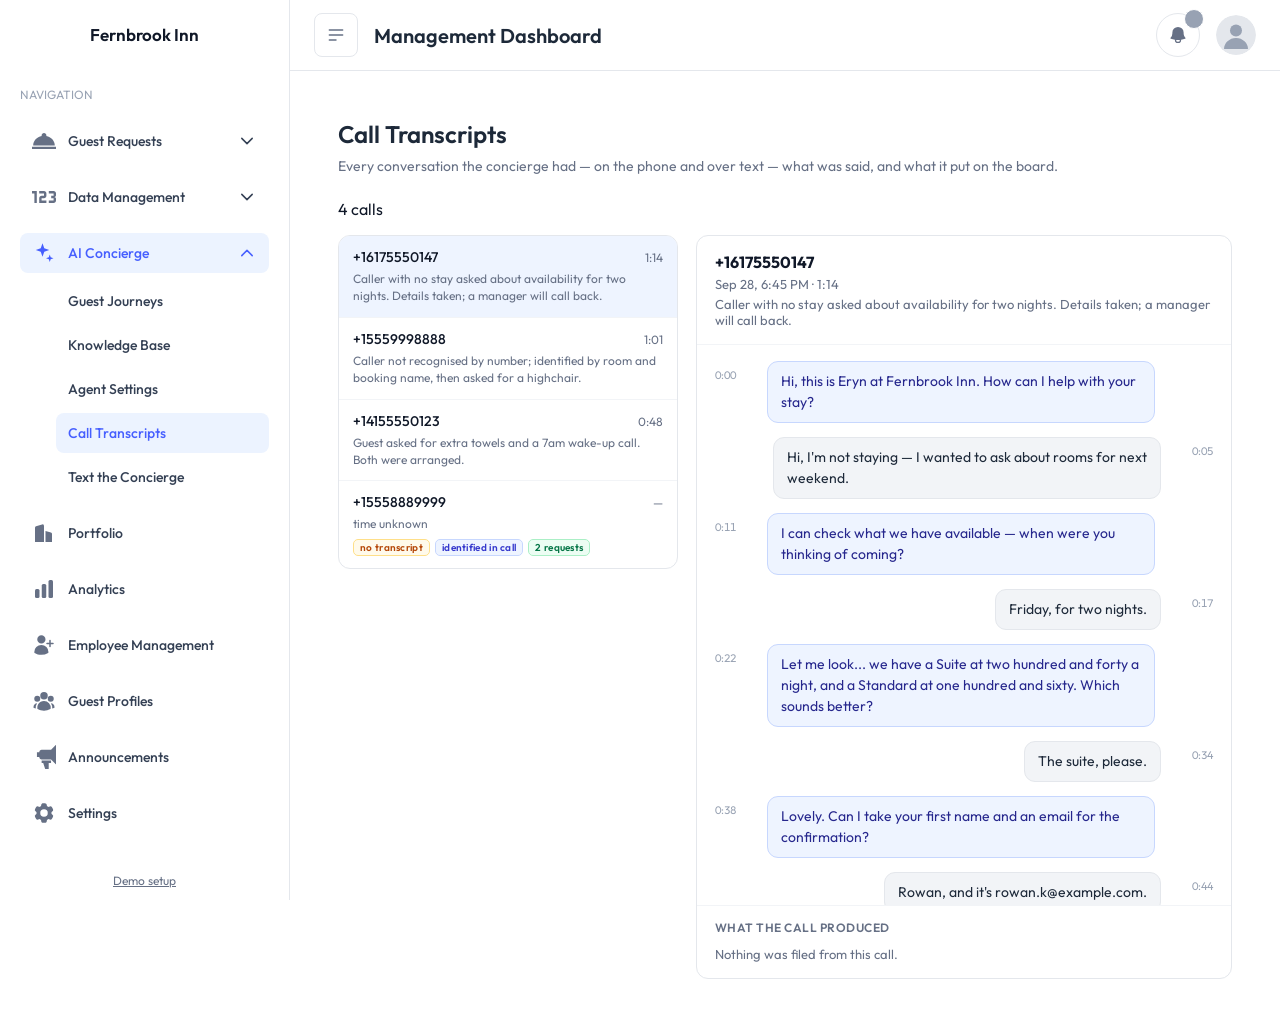
<file: calls.html>
<!doctype html>
<html lang="en"><head><meta charset="utf-8"><meta name="viewport" content="width=device-width,initial-scale=1">
<title>Call Transcripts</title><style>
  :root{
    --brand-50:#ECF3FF; --brand-100:#DDE9FF; --brand-500:#465FFF; --brand-600:#3641F5;
    --g-25:#FCFCFD; --g-50:#F9FAFB; --g-100:#F2F4F7; --g-200:#E4E7EC; --g-300:#D0D5DD;
    --g-400:#98A2B3; --g-500:#667085; --g-600:#475467; --g-700:#344054; --g-800:#1D2939; --g-900:#101828;
    --link:#1100D8; --link-hover:#0e00b8; --success-500:#12B76A; --success-50:#ECFDF3;
    --error-500:#F04438; --error-50:#FEF3F2; --danger:#EF4444; --purple:#5b0678;
    --blue-600:#2563EB; --blue-700:#1D4ED8; --blue-50:#EFF6FF; --blue-500:#3B82F6;
    --yellow-100:#FEF9C3; --yellow-200:#FEF08A; --yellow-500:#EAB308; --yellow-800:#854D0E;
    --sidebar:290px; --sidebar-collapsed:90px; --header:70px;
  }
  *{box-sizing:border-box}
  html,body{margin:0;padding:0}
  body{font-family:'Outfit',sans-serif;font-size:16px;background:#fff;color:var(--g-900);-webkit-font-smoothing:antialiased}
  a{color:inherit;text-decoration:none}
  button{font-family:inherit}
  svg{display:block}

  /* ---- sidebar (AppSidebar.tsx) ---- */
  .sidebar{position:fixed;left:0;top:0;height:100vh;width:var(--sidebar);background:#fff;
           border-right:1px solid var(--g-200);padding:0 20px;z-index:50;display:flex;flex-direction:column;
           transition:width .3s ease-in-out}
  .brand{padding:24px 0;display:flex;justify-content:center;cursor:pointer}
  .brand img{width:75%;height:auto}
  .brand .hname{font-size:17px;font-weight:600;color:var(--g-900);text-align:center;line-height:1.25}
  .navscroll{display:flex;flex-direction:column;flex-grow:1;overflow-y:auto;margin-top:16px;scrollbar-width:none}
  .navscroll::-webkit-scrollbar{display:none}
  .navsec{margin-bottom:16px;font-size:12px;line-height:20px;text-transform:uppercase;color:var(--g-400);display:flex}
  nav{margin-bottom:24px}
  nav>ul{display:flex;flex-direction:column;gap:16px;list-style:none;margin:0;padding:0}
  .menu-item{position:relative;display:flex;align-items:center;width:100%;gap:12px;padding:8px 12px;
             font-weight:500;border-radius:8px;font-size:14px;line-height:20px;cursor:pointer;
             background:none;border:0;text-align:left;color:var(--g-700)}
  .menu-item-active{background:var(--brand-50);color:var(--brand-500)}
  .menu-item-inactive:hover{background:var(--g-100)}
  .menu-item .ic{flex:none;display:block}
  .menu-item .ic svg{width:24px!important;height:24px!important;color:var(--g-500)}
  .menu-item-active .ic svg{color:var(--brand-500)}
  .menu-item .label{flex:1}
  .menu-item .caret{margin-left:auto;width:20px;height:20px;flex:none;transition:transform .2s}
  .menu-item .caret svg{width:20px;height:20px}
  .menu-item.open .caret{transform:rotate(180deg);color:var(--brand-500)}
  .submenu{overflow:hidden;transition:height .3s;height:0}
  .submenu>ul{margin:8px 0 0 36px;padding:0;list-style:none;display:flex;flex-direction:column;gap:4px}
  .menu-dropdown-item{position:relative;display:flex;align-items:center;gap:12px;border-radius:8px;
                      padding:10px 12px;font-size:14px;line-height:20px;font-weight:500;color:var(--g-700);cursor:pointer}
  .menu-dropdown-item:hover{background:var(--g-100)}
  .menu-dropdown-item.active{background:var(--brand-50);color:var(--brand-500)}
  .count{display:none;align-items:center;justify-content:center;min-width:20px;height:20px;padding:0 6px;
         margin-left:auto;font-size:12px;font-weight:500;color:#fff;background:var(--danger);border-radius:9999px}
  .count.show{display:inline-flex}
  .poweredby{display:flex;flex-direction:column;align-items:center;justify-content:center;padding:16px 0}
  .poweredby p{margin:0 0 8px;font-size:12px;color:var(--purple)}
  .poweredby img{width:150px;height:40px;object-fit:contain}
  .setuplink{display:block;margin-bottom:10px;font-size:12px;color:var(--g-500);text-decoration:underline}
  .setuplink:hover{color:var(--brand-500)}
  .setuplink.on{color:var(--brand-500);font-weight:600}

  /* collapsed (hamburger) */
  body.nav-collapsed .sidebar{width:var(--sidebar-collapsed)}
  body.nav-collapsed .sidebar .label,
  body.nav-collapsed .sidebar .caret,
  body.nav-collapsed .sidebar .count,
  body.nav-collapsed .submenu,
  body.nav-collapsed .poweredby,
  body.nav-collapsed .navsec span{display:none}
  body.nav-collapsed .menu-item{justify-content:center}
  body.nav-collapsed .main{margin-left:var(--sidebar-collapsed)}

  /* ---- header (AppHeader.tsx) ---- */
  .main{margin-left:var(--sidebar);min-height:100vh;display:flex;flex-direction:column;transition:margin-left .3s}
  .topbar{position:sticky;top:0;z-index:40;background:#fff;border-bottom:1px solid var(--g-200);display:flex;width:100%}
  .topbar .inner{display:flex;align-items:center;justify-content:space-between;flex-grow:1;padding:12px;height:var(--header)}
  .topbar h1{font-size:20px;font-weight:600;color:var(--g-800);margin:0}
  .topbar .left{display:flex;align-items:center;gap:16px}
  .topbar .right{display:flex;align-items:center;justify-content:flex-end;gap:16px;margin-left:auto}
  .hamburger{display:flex;align-items:center;justify-content:center;width:44px;height:44px;color:var(--g-500);
             border:1px solid var(--g-200);border-radius:8px;background:#fff;cursor:pointer}
  .hamburger:hover{background:var(--g-50)}
  .bell{position:relative;display:flex;align-items:center;justify-content:center;height:44px;width:44px;
        color:var(--g-500);border:1px solid var(--g-200);border-radius:9999px;background:#fff;cursor:pointer}
  .bell:hover{background:var(--g-100)}
  .bell svg{width:20px;height:20px}
  .bell .dot{position:absolute;right:-5px;top:-5px;height:20px;width:20px;border-radius:9999px;
             border:1px solid #fff;background:var(--g-400)}
  .avatar{width:40px;height:40px;border-radius:9999px;overflow:hidden;background:#fff;border:0;padding:0;cursor:pointer}
  .avatar svg{width:40px;height:40px;border-radius:9999px}
  @media (min-width:1024px){ .topbar .inner{padding:16px 24px} }

  /* ---- page ---- */
  .content{padding:16px;max-width:1536px;width:100%;margin:0 auto}
  @media (min-width:768px){ .content{padding:24px} }
  .page{display:flex;flex-direction:column;padding:24px;height:100%}
  .pagehead{margin-bottom:24px}
  .pagehead h2{font-size:24px;font-weight:600;color:var(--g-800);margin:0 0 8px}
  .pagehead p{font-size:14px;color:var(--g-500);margin:0}
  .scopewarn{margin:0 0 16px;border:1px solid #FEC84B;background:#FFFAEB;color:#93370D;
             border-radius:12px;padding:12px 16px;font-size:13px}
  .placeholder{display:flex;align-items:center;justify-content:center;height:320px;color:var(--g-500);font-size:14px;
               border:1px dashed var(--g-300);border-radius:12px;text-align:center;padding:24px}

  /* ---- tabs (RequestsTab.tsx) ---- */
  .tabs{width:100%;border-bottom:4px solid var(--g-200);display:flex;align-items:center;gap:6px;margin-bottom:16px}
  .tab{padding:8px 12px;height:36px;font-size:14px;font-weight:300;color:var(--g-900);background:none;border:0;cursor:pointer;white-space:nowrap}
  .tab:hover{color:var(--g-900)}
  .tab.active{font-weight:700;border-bottom:3px solid var(--g-900);margin-bottom:-2px;padding-top:.5px;padding-bottom:.5px}

  /* ---- toolbar (RequestsToolbar.tsx + SearchBar.tsx) ---- */
  .toolbar{display:flex;flex-wrap:wrap;align-items:center;gap:12px;margin-bottom:16px}
  .tbleft{display:flex;align-items:center;gap:8px;flex:1 1 auto;min-width:260px}
  .tbright{display:flex;flex-wrap:wrap;align-items:center;gap:8px;flex:0 0 auto}
  .iconbtn{padding:8px;border-radius:6px;border:1px solid var(--g-200);background:#fff;cursor:pointer;
           display:inline-flex;align-items:center;justify-content:center;color:var(--g-600)}
  .iconbtn:hover{background:var(--g-100)}
  .iconbtn svg{width:20px;height:20px}
  .searchwrap{display:flex;align-items:center;width:100%;flex:1}
  .searchrel{position:relative;flex-grow:1}
  .searchrel input{width:100%;padding:8px 48px 8px 12px;border:1px solid var(--g-300);border-radius:4px;
                   background:var(--g-50);color:var(--g-800);font:inherit;font-size:14px;outline:none}
  .searchrel input:focus{box-shadow:0 0 0 2px var(--blue-500)}
  .clearx{position:absolute;right:12px;top:10px;background:none;border:0;color:var(--g-400);cursor:pointer;padding:0}
  .clearx:hover{color:var(--g-600)}
  .clearx svg{width:20px;height:20px}
  .searchgo{margin-left:8px;background:var(--blue-600);color:#fff;padding:8px;border-radius:4px;border:0;cursor:pointer;
            display:inline-flex;align-items:center;justify-content:center}
  .searchgo:hover{background:var(--blue-700)}
  .searchgo svg{width:20px;height:20px}
  .chip{background:#fff;border:1px solid var(--g-100);border-radius:8px}
  .chip button{color:var(--g-900);background:none;border:0;cursor:pointer;padding:0}
  .chip .in{display:flex;align-items:center;gap:8px;margin:0 8px;font-weight:300;font-size:14px;padding:8px}
  .chip .in svg{width:20px;height:20px}
  .sel{position:relative;display:inline-block;width:224px}
  .sel>button{display:flex;width:100%;align-items:center;justify-content:space-between;padding:8px 16px;
              font-size:14px;color:var(--g-900);background:#fff;border:1px solid var(--g-200);border-radius:6px;cursor:pointer}
  .sel>button:hover{background:var(--g-100)}
  .sel>button>span:first-child{padding:0 16px}
  .sel>button svg{width:16px;height:16px}
  .menu{position:absolute;z-index:60;left:0;top:calc(100% + 8px);min-width:100%;background:#fff;
        border:1px solid var(--g-200);border-radius:12px;
        box-shadow:0 12px 16px -4px rgba(16,24,40,.08),0 4px 6px -2px rgba(16,24,40,.03);padding:8px;display:none}
  .menu.open{display:block}
  .menu button{display:block;width:100%;text-align:left;padding:8px 16px;font-size:14px;border:0;background:none;
               border-radius:6px;cursor:pointer;color:var(--g-700)}
  .menu button:hover{background:var(--g-100);color:var(--g-900)}
  /* The in-row status dropdown. Fixed minimum so the button does not resize as the label
     changes between "Submitted" and "In Progress". */
  .rowstatus{width:auto;min-width:120px}
  .rowstatus>button{padding:6px 10px}
  .rowstatus>button>span:first-child{padding:0}
  /* Fixed, not absolute. .tablewrap declares overflow-x:auto, which silently computes overflow-y
     from visible to auto, making it a scroll box on both axes — an absolutely-positioned menu is
     then clipped to the table and adds a scrollbar instead of floating over the page. Fixed
     positioning escapes that; JS sets left/top from the trigger's rect. */
  .rowstatus .menu{position:fixed;min-width:150px;left:0;top:0}
  .starbtn{display:flex;align-items:center;justify-content:center;padding:8px 16px;font-size:14px;border-radius:6px;
           border:1px solid var(--g-200);background:#fff;color:var(--g-900);cursor:pointer}
  .starbtn svg{width:20px;height:20px}
  .starbtn.on{background:var(--yellow-100);color:var(--yellow-800);border-color:var(--yellow-200)}

  /* ---- table (GeneralReqs.tsx) ---- */
  .tablewrap{flex:1;overflow-x:auto;overflow-y:visible}
  table{min-width:100%;width:100%;border-collapse:collapse}
  thead{border-bottom:3px solid var(--g-200)}
  thead th,thead td{font-weight:300;font-size:.875rem;color:var(--g-900);text-align:start;white-space:nowrap;padding:12px 4px 12px 8px}
  thead td.star{width:48px;padding:12px 8px}
  th.c-guest{width:192px;padding:12px 4px 12px 8px}
  th.c-room{width:128px;padding:12px 4px 12px 4px}
  th.c-status{padding:12px 8px 12px 4px}
  th.c-time{padding:12px 16px 12px 8px}
  th.c-last{width:160px;padding:12px 8px}
  tbody tr{border-top:1px solid var(--g-200);cursor:pointer}
  tbody tr:first-child{border-top:0}
  tbody tr:hover{background:var(--g-50)}
  tbody tr.done{background:var(--g-50)}
  /* Deliberately NOT the .sel class: that one is the dropdown wrapper, and its
     display:inline-block / width:224px were landing on the <tr> too, collapsing the row. */
  tbody tr.rowsel{background:var(--blue-50);box-shadow:inset 4px 0 0 0 var(--blue-500)}
  tbody td{font-size:.875rem;font-weight:300;color:var(--link);vertical-align:middle;white-space:nowrap;padding:12px 4px 12px 8px}
  tbody td.star{width:48px;padding:12px 8px}
  tbody td.c-status{min-width:120px;padding:12px 8px 12px 4px}
  tbody td.c-time{padding:12px 16px 12px 8px}
  .starcell{background:none;border:0;cursor:pointer;padding:0;color:var(--g-500);display:inline-flex}
  .starcell svg{width:20px;height:20px}
  .starcell.on{color:var(--yellow-500)}
  .statusbtn{display:inline-flex;align-items:center;border:1px solid var(--g-300);border-radius:4px;
             padding:4px 8px;font-size:14px;background:var(--g-50);color:var(--g-900);cursor:pointer}
  .statusbtn:hover{background:var(--g-100)}
  .statusbtn>span{margin-right:8px;white-space:nowrap}
  .statusbtn svg{width:16px;height:16px}
  .empty{display:flex;align-items:center;justify-content:center;height:256px;color:var(--g-500);font-size:14px}

  /* ---- pagination ---- */
  .pager{margin-top:16px;display:flex;align-items:center;justify-content:space-between}
  .pager .grp{display:flex;align-items:center;gap:8px}
  .pager span{font-size:14px;color:var(--g-600)}
  .pager select{border:1px solid var(--g-300);border-radius:4px;padding:4px 32px 4px 12px;font:inherit;font-size:14px;background:#fff}
  .pager button{padding:4px 12px;border:1px solid var(--g-300);border-radius:4px;background:#fff;cursor:pointer;font:inherit;font-size:14px}
  .pager button:disabled{opacity:.5;cursor:default}
  .pager button:not(:disabled):hover{background:var(--g-50)}

  /* ---- drawer ---- */
  /* Starts below the header (z-index 40) rather than over it, so the hamburger stays clickable
     while a drawer is open. */
  .backdrop{position:fixed;inset:var(--header) 0 0 0;z-index:39;display:none}
  .backdrop.open{display:block}
  .drawer{position:fixed;right:0;top:var(--header);width:30%;min-width:380px;height:calc(100vh - var(--header));
          background:#fff;z-index:50;padding:20px;overflow-y:auto;transform:translateX(100%);
          transition:transform .3s ease-in-out;box-shadow:0 0 15px rgba(0,0,0,.1)}
  .drawer.open{transform:translateX(0)}
  .dnav{display:flex;justify-content:space-between;align-items:center;margin-bottom:8px}
  .dnav .grp{display:flex;align-items:center;gap:8px}
  /* Room-service order lines, at the prices quoted. */
  .otable{width:100%;border-collapse:collapse;font-size:13px}
  .otable th{text-align:left;font-size:11px;letter-spacing:.04em;text-transform:uppercase;color:var(--g-500);
             font-weight:500;padding:0 0 6px;border-bottom:1px solid var(--g-200)}
  .otable td{padding:8px 0;border-bottom:1px solid var(--g-100);vertical-align:top;color:var(--g-800)}
  .otable .oqty{width:52px;text-align:center}
  .otable .oamt{width:88px;text-align:right;font-variant-numeric:tabular-nums}
  .otable .ototal td{font-weight:600;border-bottom:0;padding-top:10px}
  .oinstr{display:block;font-size:12px;color:var(--g-500);margin-top:2px}
  /* Dispatch trail — who was told, on what channel, and whether it worked. */
  .drow{display:flex;flex-wrap:wrap;align-items:center;gap:8px;padding:8px 0;border-bottom:1px solid var(--g-100)}
  /* Outbound to the guest, as opposed to inbound to a department. Tinted so the two
     directions of the trail are distinguishable at a glance. */
  .drow.toguest{background:#F9FAFB;margin:0 -8px;padding-left:8px;padding-right:8px;border-radius:6px}
  .drow:last-child{border-bottom:0}
  .dchip{font-size:11px;font-weight:600;letter-spacing:.04em;padding:3px 8px;border-radius:6px;white-space:nowrap}
  .dchip.ok{background:#ECFDF3;color:#067647;border:1px solid #ABEFC6}
  .dchip.sim{background:#F2F4F7;color:#475467;border:1px solid #E4E7EC}
  .dchip.bad{background:#FEF3F2;color:#B42318;border:1px solid #FECDCA}
  .dwho{font-size:13px;color:var(--g-800)}
  .dwhen{font-size:12px;color:var(--g-500);margin-left:auto}
  .daddr{flex-basis:100%;font-size:12px;color:var(--g-500)}
  .dmuted{font-size:13px;color:var(--g-500);margin:6px 0}
  /* How a request arrived. Voice is the one worth noticing. */
  .chan{font-size:10px;font-weight:700;letter-spacing:.05em;padding:2px 6px;border-radius:5px;margin-left:6px;vertical-align:middle}
  .chan.voice{background:#EEF4FF;color:#3538CD;border:1px solid #C7D7FE}
  .chan.text{background:#F4F3FF;color:#5925DC;border:1px solid #D9D6FE}
  .chan.unver{background:#FFFAEB;color:#B54708;border:1px solid #FEDF89}
  .hotelswitch{display:flex;align-items:center;gap:8px;margin-right:12px;font-size:13px;color:var(--g-500)}
  .hotelswitch select{font:inherit;color:var(--g-800);padding:6px 10px;border:1px solid var(--g-300);
    border-radius:8px;background:#fff;max-width:220px}
  .chan.notified{background:#ECFDF3;color:#067647;border:1px solid #ABEFC6}
  /* Amber, not green: the request is legitimate but the caller was not the named guest. */
  .chan.companion{background:#FFFAEB;color:#B54708;border:1px solid #FEDF89}
  .pill{border:0;background:none;border-radius:9999px;padding:8px;cursor:pointer;color:var(--g-900);display:inline-flex}
  .pill:hover{background:var(--g-100)}
  .pill:disabled{opacity:.5;cursor:not-allowed}
  .pill svg{width:20px;height:20px}
  .pill.rot svg{transform:rotate(180deg)}
  .dstar{display:flex;align-items:center;gap:20px;margin-bottom:16px}
  .dstar p{margin:0;font-weight:300;color:var(--g-500);font-style:italic}
  .dstatus{display:flex;align-items:center;margin-bottom:16px}
  .dstatus>p{margin:0 8px 0 0;font-weight:500;color:var(--g-900)}
  .dnote{font-size:12px;color:var(--g-500);margin:0 0 8px}
  .drawer h3{font-size:18px;font-weight:600;color:var(--g-900);margin:0 0 8px;border-bottom:1px solid var(--g-200);padding-bottom:4px}
  .drawer h3.noline{border-bottom:0;padding-bottom:0;margin-bottom:16px}
  .dsec{margin-bottom:16px}
  .desc{background:var(--g-50);border:1px solid var(--g-200);border-radius:8px;padding:16px}
  .desc p{margin:0;font-weight:300;color:var(--g-900);font-size:16px;line-height:1.625;word-break:break-word}
  .kv{display:flex;align-items:flex-start;font-size:14px;margin-bottom:12px}
  .kv .k{width:112px;flex:none;font-weight:500;color:var(--g-700);margin:0}
  .kv .v{font-weight:300;color:var(--g-900);word-break:break-word;margin:0}
  .msgbox{border:1px solid var(--g-300);border-radius:8px;overflow:hidden}
  .msgbox input{width:100%;padding:8px 12px;background:#fff;color:var(--g-900);border:0;
                border-bottom:1px solid var(--g-300);font:inherit;font-size:14px;outline:none}
  .msgtype{padding:8px 12px;border-bottom:1px solid var(--g-300)}
  .msgtype label{display:block;font-size:12px;font-weight:500;color:var(--g-500);margin-bottom:4px}
  .msgtype select{width:100%;background:#fff;color:var(--g-900);font:inherit;font-size:14px;border-radius:6px;
                  padding:4px;border:1px solid var(--g-300);outline:none}
  .msgbox textarea{width:100%;padding:8px 12px 0;background:#fff;color:var(--g-900);border:0;
                   font:inherit;font-size:14px;outline:none;resize:vertical;min-height:74px}
  .msgbtns{display:grid;grid-template-columns:1fr 1fr;gap:12px;margin-top:12px}
  .msgbtns button{width:100%;padding:8px 16px;font-size:14px;font-weight:500;border-radius:6px;cursor:pointer}
  .btn-ghost{color:var(--g-700);background:var(--g-100);border:1px solid var(--g-300)}
  .btn-ghost:hover{background:var(--g-200)}
  .btn-send{color:#fff;background:var(--link);border:0}
  .btn-send:hover{background:var(--link-hover)}
  .btn-send:disabled{opacity:.5;cursor:not-allowed}

  /* ---- alert / toast (Alert.tsx) ---- */
  .alert{border-radius:12px;border:1px solid var(--success-500);background:var(--success-50);padding:16px;
         display:flex;align-items:flex-start;gap:12px}
  .alert .ai{margin-top:-2px;color:var(--success-500);flex:none}
  .alert h4{margin:0 0 4px;font-size:14px;font-weight:600;color:var(--g-800)}
  .alert p{margin:0;font-size:14px;color:var(--g-500)}
  .toast{position:fixed;bottom:16px;right:16px;z-index:50;display:none}
  .toast.show{display:block}
  .sel.picked > button{border-color:var(--brand-300,#B2CCFF);background:var(--brand-50,#F5F8FF);color:var(--g-800);font-weight:500}
  .inlinealert{margin-top:12px;display:none}
  .inlinealert.show{display:block}
  /* Failure variant of the same alert/toast markup. Every write used to swallow its errors, so a
     rejected request looked identical to a dead button — which is exactly how the status dropdown
     hid for two rounds of "it doesn't work". */
  .alert.bad{border-color:var(--error-500,#F04438);background:var(--error-50,#FEF3F2)}
  .alert.bad .ai{color:var(--error-500,#F04438)}

  /* ---- ground-truth page ---- */
  .gt h3{font-size:16px;font-weight:600;color:var(--g-800);margin:28px 0 10px;border-bottom:0;padding-bottom:0}
  .gt table{border:1px solid var(--g-200);border-radius:8px;overflow:hidden}
  .gt tbody td{color:var(--g-700)}
  .gt tbody tr{cursor:default}
  .gt tr.here td{background:var(--success-50)}

  /* ---- control panel ---- */
  .cards{display:grid;grid-template-columns:repeat(auto-fit,minmax(360px,1fr));gap:20px}
  .card{border:1px solid var(--g-200);border-radius:16px;background:#fff}
  .card>h3{margin:0;padding:20px 24px;font-size:16px;font-weight:600;color:var(--g-800);border-bottom:0}
  .card>h3 small{display:block;margin-top:4px;font-size:13px;font-weight:400;color:var(--g-500)}
  .card>.body{padding:20px 24px;border-top:1px solid var(--g-100)}
  .field{margin-bottom:14px}
  .field label{display:block;font-size:13px;font-weight:500;color:var(--g-700);margin-bottom:6px}
  .field input,.field select,.field textarea{width:100%;padding:9px 12px;border:1px solid var(--g-300);border-radius:8px;
    font:inherit;font-size:14px;color:var(--g-800);background:#fff;outline:none}
  .field input:focus,.field select:focus,.field textarea:focus{border-color:var(--brand-500);box-shadow:0 0 0 4px rgba(70,95,255,.12)}
  .field textarea{min-height:120px;font-family:ui-monospace,SFMono-Regular,Menlo,monospace;font-size:12px}
  .row2{display:grid;grid-template-columns:1fr 1fr;gap:12px}
  .btn{display:inline-flex;align-items:center;justify-content:center;gap:8px;padding:10px 18px;border-radius:8px;
       border:0;background:var(--brand-500);color:#fff;font:inherit;font-size:14px;font-weight:500;cursor:pointer}
  .btn:hover{background:var(--brand-600)}
  .btn:disabled{background:#9CB9FF;cursor:default}
  .btn.ghost{background:#fff;color:var(--g-700);border:1px solid var(--g-300)}
  .btn.ghost:hover{background:var(--g-50)}
  .btn.danger{background:#fff;color:#B42318;border:1px solid #FDA29B}
  .btn.danger:hover{background:var(--error-50)}
  .result{margin-top:14px;border-radius:8px;padding:12px 14px;font-size:13px;display:none}
  .result.ok{display:block;background:var(--success-50);border:1px solid var(--success-500);color:#054F31}
  .result.err{display:block;background:var(--error-50);border:1px solid var(--error-500);color:#912018}
  .statgrid{display:grid;grid-template-columns:1fr;gap:10px}
  .stat{display:flex;justify-content:space-between;gap:12px;font-size:14px;padding:8px 0;border-bottom:1px solid var(--g-100)}
  .stat .l{color:var(--g-500)}
  .stat .v{color:var(--g-900);font-weight:500;text-align:right;word-break:break-word}
  .hint{font-size:12px;color:var(--g-500);margin-top:8px;line-height:1.5}
  code{background:var(--g-100);border-radius:4px;padding:1px 5px;font-size:12px}

  @media (max-width:1024px){ .sidebar{display:none} .main{margin-left:0} .drawer{width:100%;min-width:0} }

  .clayout{display:grid;grid-template-columns:340px minmax(0,1fr);gap:18px;align-items:start}
  @media (max-width:1080px){ .clayout{grid-template-columns:1fr} }
  .clist{border:1px solid var(--g-200);border-radius:12px;background:#fff;overflow:hidden}
  .citem{padding:12px 14px;border-bottom:1px solid var(--g-100);cursor:pointer}
  .citem:last-child{border-bottom:0}
  .citem:hover{background:var(--g-50,#F9FAFB)}
  .citem.on{background:#EEF4FF}
  .citem .top{display:flex;align-items:baseline;gap:8px}
  .citem .who{font-size:14px;color:var(--g-900);font-weight:500}
  .citem .dur{font-size:12px;color:var(--g-500);margin-left:auto;flex:none}
  .citem .sum{font-size:12px;color:var(--g-500);margin-top:4px;line-height:1.45;
    display:-webkit-box;-webkit-line-clamp:2;-webkit-box-orient:vertical;overflow:hidden}
  .citem .tags{display:flex;gap:5px;margin-top:6px;flex-wrap:wrap}
  .ctag{font-size:10px;font-weight:600;letter-spacing:.03em;padding:1px 6px;border-radius:5px;
    background:var(--g-100);color:var(--g-600,#475467);border:1px solid var(--g-200)}
  .ctag.stub{background:#FFFAEB;color:#B54708;border-color:#FEDF89}
  .ctag.made{background:#ECFDF3;color:#067647;border-color:#ABEFC6}
  .ctag.id{background:#EEF4FF;color:#3538CD;border-color:#C7D7FE}
  .ctag.txt{background:#F4F3FF;color:#5925DC;border-color:#D9D6FE}
  .reader{border:1px solid var(--g-200);border-radius:12px;background:#fff}
  .reader .rh{padding:16px 18px;border-bottom:1px solid var(--g-100)}
  .reader .rh h3{margin:0;font-size:16px;color:var(--g-900)}
  .reader .rh .m{font-size:13px;color:var(--g-500);margin-top:4px}
  .reader .rb{padding:16px 18px;max-height:560px;overflow-y:auto}
  .turn{display:flex;gap:10px;margin-bottom:14px}
  .turn:last-child{margin-bottom:0}
  .turn .t{flex:none;width:42px;font-size:11px;color:var(--g-400,#98A2B3);padding-top:7px;
    font-variant-numeric:tabular-nums}
  .turn .bub{border-radius:11px;padding:9px 13px;font-size:14px;line-height:1.5;max-width:78%}
  .turn.agent .bub{background:#EEF4FF;color:#26278D;border:1px solid #C7D7FE}
  .turn.guest{justify-content:flex-end}
  .turn.guest .t{order:2;text-align:right}
  .turn.guest .bub{background:var(--g-100);color:var(--g-800);border:1px solid var(--g-200);order:1}
  .outcome{border-top:1px solid var(--g-100);padding:14px 18px}
  .outcome h4{margin:0 0 9px;font-size:12px;letter-spacing:.04em;text-transform:uppercase;
    color:var(--g-500);font-weight:600}
  .oreq{display:flex;gap:9px;align-items:center;font-size:13px;padding:5px 0}
  .oreq .d{color:var(--g-500);font-size:12px}
  .cnone{color:var(--g-500);font-size:13px;margin:0;padding:2px 0}
  .stubnote{border:1px solid #FEDF89;background:#FFFCF5;border-radius:10px;padding:12px 14px;
    font-size:13px;color:#B54708;line-height:1.55}
</style>  <link rel="stylesheet" href="assets/fonts.css">
  <script src="assets/snapshot.js"></script>
  <script src="assets/offline.js"></script>
</head>
<body>

  <aside class="sidebar">
    <a class="brand" href="index.html" id="brandLink">
      <img id="hotelLogo" alt="Hotel Logo" style="display:none" />
      <span class="hname" id="hotelName">&nbsp;</span>
    </a>
    <div class="navscroll">
      <nav>
        <div class="navsec"><span>Navigation</span></div>
        <ul>
          <li>
            <button class="menu-item menu-item-inactive" data-submenu="requests">
              <span class="ic"><svg width="18" height="13" viewBox="0 0 18 13" fill="none" xmlns="http://www.w3.org/2000/svg"><path d="M9 0.5C9.47739 0.5 9.93523 0.680612 10.2728 1.0021C10.6104 1.32359 10.8 1.75963 10.8 2.21429C10.8 2.42 10.764 2.61714 10.692 2.80571C14.355 3.5 17.1 6.42286 17.1 9.92857H0.9C0.9 6.42286 3.645 3.5 7.308 2.80571C7.236 2.61714 7.2 2.42 7.2 2.21429C7.2 1.75963 7.38964 1.32359 7.72721 1.0021C8.06477 0.680612 8.52261 0.5 9 0.5ZM18 12.5H0V10.7857H18V12.5Z" fill="currentColor"/></svg></span><span class="label">Guest Requests</span>
              <span class="caret"><svg width="20" height="20" viewBox="0 0 20 20" fill="none" xmlns="http://www.w3.org/2000/svg"><path d="M4.79175 7.396L10.0001 12.6043L15.2084 7.396" stroke="currentColor" stroke-width="1.5" stroke-linecap="round" stroke-linejoin="round"/></svg></span>
            </button>
            <div class="submenu" data-for="requests">
              <ul>
                <li class="menu-dropdown-item" data-board="general"><span class="label">General</span><span class="count" id="c-general">0</span></li>
                <li class="menu-dropdown-item" data-board="dining"><span class="label">In-Room Dining</span><span class="count" id="c-dining">0</span></li>
                <li class="menu-dropdown-item" data-board="reservations"><span class="label">Reservations</span><span class="count" id="c-reservations">0</span></li>
                <li class="menu-dropdown-item" data-nav="messages"><span class="label">Message History</span></li>
              </ul>
            </div>
          </li>
          <li>
            <button class="menu-item menu-item-inactive" data-submenu="data">
              <span class="ic"><svg width="20" height="11" viewBox="0 0 20 11" fill="none" xmlns="http://www.w3.org/2000/svg"><path d="M2 10.5V2.5H0V0.5H4V10.5H2ZM20 8.5C20 9.61 19.1 10.5 18 10.5H14V8.5H18V6.5H16V4.5H18V2.5H14V0.5H18C18.5304 0.5 19.0391 0.710714 19.4142 1.08579C19.7893 1.46086 20 1.96957 20 2.5V4C20 4.39782 19.842 4.77936 19.5607 5.06066C19.2794 5.34196 18.8978 5.5 18.5 5.5C18.8978 5.5 19.2794 5.65804 19.5607 5.93934C19.842 6.22064 20 6.60218 20 7V8.5ZM12 8.5V10.5H6V6.5C6 5.39 6.9 4.5 8 4.5H10V2.5H6V0.5H10C10.5304 0.5 11.0391 0.710714 11.4142 1.08579C11.7893 1.46086 12 1.96957 12 2.5V4.5C12 5.61 11.1 6.5 10 6.5H8V8.5H12Z" fill="currentColor"/></svg></span><span class="label">Data Management</span>
              <span class="caret"><svg width="20" height="20" viewBox="0 0 20 20" fill="none" xmlns="http://www.w3.org/2000/svg"><path d="M4.79175 7.396L10.0001 12.6043L15.2084 7.396" stroke="currentColor" stroke-width="1.5" stroke-linecap="round" stroke-linejoin="round"/></svg></span>
            </button>
            <div class="submenu" data-for="data">
              <ul>
                <li class="menu-dropdown-item" data-nav="data" data-section="property"><span class="label">Hotel Info</span></li>
                <li class="menu-dropdown-item" data-nav="data" data-section="restaurants"><span class="label">Restaurants</span></li>
                <li class="menu-dropdown-item" data-nav="data" data-section="menu"><span class="label">Menu Items</span></li>
                <li class="menu-dropdown-item" data-nav="data" data-section="menu"><span class="label">Room Service</span></li>
                <li class="menu-dropdown-item" data-nav="data" data-section="housekeeping"><span class="label">Housekeeping</span></li>
                <li class="menu-dropdown-item" data-nav="data" data-section="facilities"><span class="label">Facilities</span></li>
                <li class="menu-dropdown-item" data-nav="soon"><span class="label">Special Events</span></li>
                <li class="menu-dropdown-item" data-nav="soon"><span class="label">Special Products</span></li>
              </ul>
            </div>
          </li>
          <li>
            <button class="menu-item menu-item-inactive open menu-item-active" data-submenu="ai">
              <span class="ic"><svg viewBox="0 0 24 24" fill="currentColor" xmlns="http://www.w3.org/2000/svg"><path d="M10.5 2.25 12.28 7.22 17.25 9 12.28 10.78 10.5 15.75 8.72 10.78 3.75 9 8.72 7.22 10.5 2.25Z"/><path d="M17.75 13.5 18.68 16.32 21.5 17.25 18.68 18.18 17.75 21 16.82 18.18 14 17.25 16.82 16.32 17.75 13.5Z"/></svg></span><span class="label">AI Concierge</span>
              <span class="caret"><svg width="20" height="20" viewBox="0 0 20 20" fill="none" xmlns="http://www.w3.org/2000/svg"><path d="M4.79175 7.396L10.0001 12.6043L15.2084 7.396" stroke="currentColor" stroke-width="1.5" stroke-linecap="round" stroke-linejoin="round"/></svg></span>
            </button>
            <div class="submenu" data-for="ai">
              <ul>
                <li class="menu-dropdown-item" data-nav="page" data-page="journeys.html"><span class="label">Guest Journeys</span></li>
                <li class="menu-dropdown-item" data-nav="page" data-page="knowledge.html"><span class="label">Knowledge Base</span></li>
                <li class="menu-dropdown-item" data-nav="page" data-page="agent.html"><span class="label">Agent Settings</span></li>
                <li class="menu-dropdown-item active" data-nav="page" data-page="calls.html"><span class="label">Call Transcripts</span></li>
                <li class="menu-dropdown-item" data-nav="page" data-page="chat.html"><span class="label">Text the Concierge</span></li>
              </ul>
            </div>
          </li>
          <li><a class="menu-item menu-item-inactive" data-nav="page" data-page="portfolio.html"><span class="ic"><svg viewBox="0 0 24 24" fill="currentColor" xmlns="http://www.w3.org/2000/svg"><path d="M3 21V6.75a1.5 1.5 0 0 1 1.06-1.43l6-1.85A1.5 1.5 0 0 1 12 4.9V21H3Zm2.6-11.4h2.2v2.1H5.6V9.6Zm0 4.2h2.2v2.1H5.6v-2.1ZM13.5 21V9.9l5.44 1.63A1.5 1.5 0 0 1 20 12.97V21h-6.5Zm2.1-6.3h2.2v2.1h-2.2v-2.1Z"/></svg></span><span class="label">Portfolio</span></a></li>
          <li><a class="menu-item menu-item-inactive" data-nav="page" data-page="analytics.html"><span class="ic"><svg viewBox="0 0 24 24" fill="currentColor" xmlns="http://www.w3.org/2000/svg"><rect x="3" y="12" width="4.5" height="9" rx="1.5"/><rect x="9.75" y="7" width="4.5" height="14" rx="1.5"/><rect x="16.5" y="3" width="4.5" height="18" rx="1.5"/></svg></span><span class="label">Analytics</span></a></li>
          <li><a class="menu-item menu-item-inactive" data-nav="page" data-page="staff.html"><span class="ic"><svg viewBox="0 0 24 24" fill="currentColor" xmlns="http://www.w3.org/2000/svg"><path d="M5.25 6.375a4.125 4.125 0 1 1 8.25 0 4.125 4.125 0 0 1-8.25 0ZM2.25 19.125a7.125 7.125 0 0 1 14.25 0v.003l-.001.119a.75.75 0 0 1-.363.63 13.067 13.067 0 0 1-6.761 1.873c-2.472 0-4.786-.684-6.76-1.873a.75.75 0 0 1-.364-.63l-.001-.122ZM18.75 7.5a.75.75 0 0 0-1.5 0v2.25H15a.75.75 0 0 0 0 1.5h2.25v2.25a.75.75 0 0 0 1.5 0v-2.25H21a.75.75 0 0 0 0-1.5h-2.25V7.5Z"/></svg></span><span class="label">Employee Management</span></a></li>
          <li><a class="menu-item menu-item-inactive" data-nav="page" data-page="guests.html"><span class="ic"><svg viewBox="0 0 24 24" fill="currentColor" xmlns="http://www.w3.org/2000/svg"><path d="M8.25 6.75a3.75 3.75 0 1 1 7.5 0 3.75 3.75 0 0 1-7.5 0ZM15.75 9.75a3 3 0 1 1 6 0 3 3 0 0 1-6 0ZM2.25 9.75a3 3 0 1 1 6 0 3 3 0 0 1-6 0ZM6.31 15.117A6.745 6.745 0 0 1 12 12a6.745 6.745 0 0 1 6.709 7.498.75.75 0 0 1-.372.568A12.696 12.696 0 0 1 12 21.75c-2.305 0-4.47-.612-6.337-1.684a.75.75 0 0 1-.372-.568 6.787 6.787 0 0 1 1.019-4.38Z"/><path d="M5.082 14.254a8.287 8.287 0 0 0-1.308 5.135 9.687 9.687 0 0 1-1.764-.44l-.115-.04a.563.563 0 0 1-.373-.487l-.01-.121a3.75 3.75 0 0 1 3.57-4.047ZM20.226 19.389a8.287 8.287 0 0 0-1.308-5.135 3.75 3.75 0 0 1 3.57 4.047l-.01.121a.563.563 0 0 1-.373.486l-.115.04c-.567.2-1.156.349-1.764.441Z"/></svg></span><span class="label">Guest Profiles</span></a></li>
          <li><a class="menu-item menu-item-inactive" data-nav="soon"><span class="ic"><svg width="5" height="5" viewBox="0 0 10 17" fill="none" xmlns="http://www.w3.org/2000/svg"><path d="M1.66667 5.1C1.66667 4.165 2.41667 3.4 3.33333 3.4H10L13.3333 0H15V13.6H13.3333L10 10.2H3.33333C2.89131 10.2 2.46738 10.0209 2.15482 9.70208C1.84226 9.38327 1.66667 8.95087 1.66667 8.5H0V5.1H1.66667ZM8.33333 12.75V17H5.83333L4.44167 12.75H3.33333V11.05H10V12.75H8.33333Z" fill="currentColor"/></svg></span><span class="label">Announcements</span></a></li>
          <li><a class="menu-item menu-item-inactive" data-nav="soon"><span class="ic"><svg viewBox="0 0 24 24" fill="currentColor" xmlns="http://www.w3.org/2000/svg"><path fill-rule="evenodd" clip-rule="evenodd" d="M11.078 2.25c-.917 0-1.699.663-1.85 1.567L9.05 4.889c-.02.12-.115.26-.297.348a7.493 7.493 0 0 0-.986.57c-.166.115-.334.126-.45.083L6.3 5.508a1.875 1.875 0 0 0-2.282.819l-.922 1.597a1.875 1.875 0 0 0 .432 2.385l.84.692c.095.078.17.229.154.43a7.598 7.598 0 0 0 0 1.139c.015.2-.059.352-.153.43l-.841.692a1.875 1.875 0 0 0-.432 2.385l.922 1.597a1.875 1.875 0 0 0 2.282.818l1.019-.382c.115-.043.283-.031.45.082.312.214.641.405.985.57.182.088.277.228.297.35l.178 1.071c.151.904.933 1.567 1.85 1.567h1.844c.916 0 1.699-.663 1.85-1.567l.178-1.072c.02-.12.114-.26.297-.349.344-.165.673-.356.985-.57.167-.114.335-.125.45-.082l1.02.382a1.875 1.875 0 0 0 2.28-.819l.923-1.597a1.875 1.875 0 0 0-.432-2.385l-.84-.692c-.095-.078-.17-.229-.154-.43a7.614 7.614 0 0 0 0-1.139c-.016-.2.059-.352.153-.43l.84-.692c.708-.582.891-1.59.433-2.385l-.922-1.597a1.875 1.875 0 0 0-2.282-.818l-1.02.382c-.114.043-.282.031-.449-.083a7.49 7.49 0 0 0-.985-.57c-.183-.087-.277-.227-.297-.348l-.179-1.072a1.875 1.875 0 0 0-1.85-1.567h-1.843ZM12 15.75a3.75 3.75 0 1 0 0-7.5 3.75 3.75 0 0 0 0 7.5Z"/></svg></span><span class="label">Settings</span></a></li>
        </ul>
      </nav>
      <div class="poweredby">
        <a class="setuplink" href="setup.html">Demo setup</a>
        <p>Powered by</p>
        <img src="assets/selfserve-logo.png" alt="Logo" width="150" height="40" />
      </div>
    </div>
  </aside>
<div class="main">

  <header class="topbar"><div class="inner">
    <div class="left">
      <button class="hamburger" id="navToggle" aria-label="Toggle Sidebar"><svg width="16" height="12" viewBox="0 0 16 12" fill="none" xmlns="http://www.w3.org/2000/svg"><path fill-rule="evenodd" clip-rule="evenodd" d="M0.583252 1C0.583252 0.585788 0.919038 0.25 1.33325 0.25H14.6666C15.0808 0.25 15.4166 0.585786 15.4166 1C15.4166 1.41421 15.0808 1.75 14.6666 1.75L1.33325 1.75C0.919038 1.75 0.583252 1.41422 0.583252 1ZM0.583252 11C0.583252 10.5858 0.919038 10.25 1.33325 10.25L7.99992 10.25C8.41413 10.25 8.74992 10.5858 8.74992 11C8.74992 11.4142 8.41413 11.75 7.99992 11.75L1.33325 11.75C0.919038 11.75 0.583252 11.4142 0.583252 11ZM1.33325 5.25C0.919038 5.25 0.583252 5.58579 0.583252 6C0.583252 6.41421 0.919038 6.75 1.33325 6.75L14.6666 6.75C15.0808 6.75 15.4166 6.41421 15.4166 6C15.4166 5.58579 15.0808 5.25 14.6666 5.25L1.33325 5.25Z" fill="currentColor"/></svg></button>
      <h1>Management Dashboard</h1>
    </div>
    <div class="right">
      <!-- Property switcher. The board and data pages scope to ?hotelId=, which previously could
           only be set by typing a UUID into the URL — so a second property was effectively
           invisible. Hidden until a page populates it (the setup page has its own pickers). -->
      <label class="hotelswitch" id="hotelSwitchWrap" style="display:none">
        <span>Property</span>
        <select id="hotelSwitch" aria-label="Switch property"></select>
      </label>
      <button class="bell" aria-label="Push notifications"><span class="dot"></span><svg viewBox="0 0 24 24" fill="currentColor" xmlns="http://www.w3.org/2000/svg"><path fill-rule="evenodd" clip-rule="evenodd" d="M5.25 9a6.75 6.75 0 0 1 13.5 0v.75c0 2.123.8 4.057 2.118 5.52a.75.75 0 0 1-.297 1.206c-1.544.57-3.16.99-4.831 1.243a3.75 3.75 0 1 1-7.48 0 24.585 24.585 0 0 1-4.831-1.244.75.75 0 0 1-.298-1.205A8.217 8.217 0 0 0 5.25 9.75V9Zm4.502 8.9a2.25 2.25 0 1 0 4.496 0 25.057 25.057 0 0 1-4.496 0Z"/></svg></button>
      <button class="avatar" aria-label="Open user menu"><svg viewBox="0 0 40 40" xmlns="http://www.w3.org/2000/svg"><rect width="40" height="40" fill="#E4E7EC"/><circle cx="20" cy="15.5" r="6" fill="#98A2B3"/><path d="M8 34c0-6.075 5.373-11 12-11s12 4.925 12 11" fill="#98A2B3"/></svg></button>
    </div>
  </div></header>
  <div class="content"><div class="page">
    <div class="pagehead"><h2>Call Transcripts</h2>
      <p>Every conversation the concierge had &mdash; on the phone and over text &mdash; what was
        said, and what it put on the board.</p></div>
    
    <div class="toolbar"><div class="tbleft"><span class="muted" id="cCount"></span></div></div>
    <div class="clayout">
      <div class="clist" id="clist"></div>
      <div class="reader" id="reader"></div>
    </div>
  </div></div>
</div>
<script>

  (function(){
    function setH(el, open){ el.style.height = open ? (el.firstElementChild.offsetHeight + 8) + 'px' : '0px'; }
    document.querySelectorAll('.menu-item[data-submenu]').forEach(function(btn){
      var panel = document.querySelector('.submenu[data-for="' + btn.getAttribute('data-submenu') + '"]');
      if(!panel) return;
      setH(panel, btn.classList.contains('open'));
      if(btn.classList.contains('open')) btn.classList.add('menu-item-active');
      btn.addEventListener('click', function(){
        var open = !btn.classList.contains('open');
        btn.classList.toggle('open', open);
        btn.classList.toggle('menu-item-active', open);
        setH(panel, open);
      });
    });
    var t = document.getElementById('navToggle');
    if(t) t.addEventListener('click', function(){ document.body.classList.toggle('nav-collapsed'); });
  })();


  function navNotice(msg){
    var n = document.getElementById('navNotice');
    if(!n){
      n = document.createElement('div');
      n.id = 'navNotice';
      n.style.cssText = 'position:fixed;left:50%;transform:translateX(-50%);bottom:24px;z-index:80;' +
        'background:#101828;color:#fff;font-size:14px;padding:12px 16px;border-radius:10px;' +
        'box-shadow:0 8px 24px rgba(16,24,40,.24);max-width:min(560px,90vw);text-align:center';
      document.body.appendChild(n);
    }
    n.textContent = msg;
    n.style.display = 'block';
    clearTimeout(n._t);
    n._t = setTimeout(function(){ n.style.display = 'none'; }, 4000);
  }

  /**
   * Populate the header's property switcher and navigate on change, preserving the current page.
   * Called by whichever page has the hotel list; pages that do not call it keep it hidden.
   */
  function wireHotelSwitcher(hotels, currentId){
    var wrap = document.getElementById('hotelSwitchWrap'), sel = document.getElementById('hotelSwitch');
    if(!wrap || !sel || !hotels || hotels.length < 2) return;   // nothing to switch between
    sel.innerHTML = hotels.map(function(h){
      return '<option value="'+h.id+'"'+(h.id===currentId?' selected':'')+'>'+
             String(h.name||'(unnamed)').replace(/[&<>"]/g, function(c){
               return {'&':'&amp;','<':'&lt;','>':'&gt;','"':'&quot;'}[c]; })+'</option>';
    }).join('');
    wrap.style.display = 'flex';
    sel.onchange = function(){
      var u = new URL(location.href);
      u.searchParams.set('hotelId', sel.value);
      location.href = u.toString();
    };
  }

  function wireNav(hotelId, opts){
    opts = opts || {};
    var qs = hotelId ? ('?hotelId=' + encodeURIComponent(hotelId)) : '';
    var NOT_IN_DEMO = 'That screen is part of the full SelfServe dashboard and is not included in this demo.';

    document.querySelectorAll('.menu-dropdown-item[data-board]').forEach(function(li){
      li.onclick = function(){
        if(opts.onBoard) return opts.onBoard(li);
        // Carry the chosen board across so the target page opens on it, rather than always General.
        location.href = 'index.html' + qs + (qs ? '&' : '?') + 'board=' + encodeURIComponent(li.getAttribute('data-board'));
      };
    });

    document.querySelectorAll('[data-nav="data"]').forEach(function(el){
      var sec = el.getAttribute('data-section') || '';
      el.onclick = function(){
        if(opts.page === 'data'){
          document.querySelectorAll('.menu-dropdown-item').forEach(function(x){ x.classList.remove('active'); });
          el.classList.add('active');
          var t = sec && document.getElementById('sec-' + sec);
          if(t) t.scrollIntoView({ behavior:'smooth', block:'start' });
          else navNotice('That section is still loading.');
          return;
        }
        location.href = 'data.html' + qs + (sec ? ('#sec-' + sec) : '');
      };
    });

    // Plain page destinations. Keeps ?hotelId= so the property survives the jump.
    document.querySelectorAll('[data-nav="page"]').forEach(function(el){
      el.onclick = function(){ location.href = el.getAttribute('data-page') + qs; };
    });

    document.querySelectorAll('[data-nav="soon"], [data-nav="messages"]').forEach(function(el){
      el.onclick = function(){ navNotice(NOT_IN_DEMO); };
    });

    // The bell and the avatar were bound nowhere on any page, while the avatar advertised
    // aria-label="Open user menu". Say what they are instead of leaving dead buttons.
    var bell = document.querySelector('.topbar .bell');
    if(bell) bell.onclick = function(){
      navNotice('Push notifications go to the guest app in the full product. This demo notifies staff by SMS — see the Dispatch section of any request.');
    };
    var avatar = document.querySelector('.topbar .avatar');
    if(avatar) avatar.onclick = function(){
      navNotice('Signed in as the demo operator. Sign-in and roles are part of the full dashboard.');
    };
  }


  var HOTEL_ID = new URLSearchParams(location.search).get('hotelId') || '';
  function esc(s){ return String(s==null?'':s).replace(/[&<>"']/g, function(c){
    return {'&':'&amp;','<':'&lt;','>':'&gt;','"':'&quot;',"'":'&#39;'}[c]; }); }
  var CALLS = [], selected = null;

  function mmss(n){
    if(n == null) return '—';
    var m = Math.floor(n / 60), s = n % 60;
    return m + ':' + (s < 10 ? '0' : '') + s;
  }
  function when(s){ return s ? new Date(s).toLocaleString(undefined,
    {month:'short',day:'numeric',hour:'numeric',minute:'2-digit'}) : 'time unknown'; }

  function renderList(){
    document.getElementById('clist').innerHTML = CALLS.length ? CALLS.map(function(c){
      var tags = '';
      if(c.channel === 'text') tags += '<span class="ctag txt">text</span>';
      if(!c.finished) tags += '<span class="ctag stub">no transcript</span>';
      if(c.verified) tags += '<span class="ctag id">identified in call</span>';
      if(c.requestCount) tags += '<span class="ctag made">' + c.requestCount +
        (c.requestCount === 1 ? ' request' : ' requests') + '</span>';
      return '<div class="citem' + (selected === c.id ? ' on' : '') + '" data-call="' + esc(c.id) + '">' +
        '<div class="top"><span class="who">' + esc(c.caller || 'Unknown number') + '</span>' +
          '<span class="dur">' + mmss(c.duration) + '</span></div>' +
        '<div class="sum">' + esc(c.summary || when(c.startedAt)) + '</div>' +
        (tags ? '<div class="tags">' + tags + '</div>' : '') + '</div>';
    }).join('') : '<div class="citem"><p class="cnone">No calls yet.</p></div>';
    document.getElementById('cCount').textContent =
      CALLS.length + (CALLS.length === 1 ? ' call' : ' calls');
  }

  function renderReader(){
    var c = CALLS.filter(function(x){ return x.id === selected; })[0];
    var el = document.getElementById('reader');
    if(!c){ el.innerHTML = '<div class="rb"><p class="cnone">Choose a call to read it.</p></div>'; return; }

    var body = c.finished
      ? c.turns.map(function(t){
          return '<div class="turn ' + t.role + '"><span class="t">' + mmss(t.at) + '</span>' +
            '<div class="bub">' + esc(t.message) + '</div></div>';
        }).join('')
      : '<div class="stubnote">No transcript for this one. It is not a lost recording &mdash; the ' +
        'row was written <b>during</b> the call, when the caller was identified by room and name, ' +
        'and a transcript only arrives once the call ends and the platform posts it back.</div>';

    var outcome = c.requests.length
      ? c.requests.map(function(q){
          return '<div class="oreq"><span class="ctag made">' + esc(q.status || 'open') + '</span>' +
            '<span>' + esc(q.type || 'Request') + '</span>' +
            '<span class="d">' + esc(q.department || '') + '</span></div>';
        }).join('')
      : '<p class="cnone">Nothing was filed from this call.</p>';

    el.innerHTML =
      '<div class="rh"><h3>' + esc(c.caller || 'Unknown number') +
        (c.channel === 'text' ? ' <span class="ctag txt">text</span>' : '') + '</h3>' +
        '<div class="m">' + when(c.startedAt) + ' &middot; ' + mmss(c.duration) +
        (c.verified ? ' &middot; identified as ' + esc(c.verified.name) +
          (c.verified.via === 'room_name' ? ' by room and booking name' : ' by caller ID') : '') +
        '</div>' +
        (c.summary ? '<div class="m">' + esc(c.summary) + '</div>' : '') + '</div>' +
      '<div class="rb">' + body + '</div>' +
      '<div class="outcome"><h4>What the call produced</h4>' + outcome + '</div>';
  }

  function render(){ renderList(); renderReader(); }

  function load(){
    return fetch('/demo/calls.json' + (HOTEL_ID ? ('?hotelId=' + encodeURIComponent(HOTEL_ID)) : ''), { cache:'no-store' })
      .then(function(r){ return r.json(); })
      .then(function(d){
        CALLS = d.calls || [];
        // Open a call you can actually read, not an identification stub.
        if(!selected && CALLS.length){
          selected = (CALLS.filter(function(c){ return c.finished; })[0] || CALLS[0]).id;
        }
        var nm = document.getElementById('hotelName');
        if(nm){ nm.style.display = 'block'; nm.textContent = d.hotelName || 'All properties'; }
        var brand = document.getElementById('brandLink');
        if(brand) brand.setAttribute('href', 'index.html' + (HOTEL_ID ? ('?hotelId=' + encodeURIComponent(HOTEL_ID)) : ''));
        /* The server picks a property when the URL names none — adopt it, so the switcher shows
           what is on screen and links out carry it instead of letting each page pick again. */
        HOTEL_ID = d.hotelId || HOTEL_ID;
        wireHotelSwitcher(d.allHotels, HOTEL_ID);
        wireNav(HOTEL_ID, { page:'calls' });
        render();
      });
  }

  document.getElementById('clist').addEventListener('click', function(e){
    var it = e.target.closest('[data-call]'); if(!it) return;
    selected = it.getAttribute('data-call');
    render();
  });

  load();
  wireNav(HOTEL_ID, { page:'calls' });

</script>
</body></html>
</file>
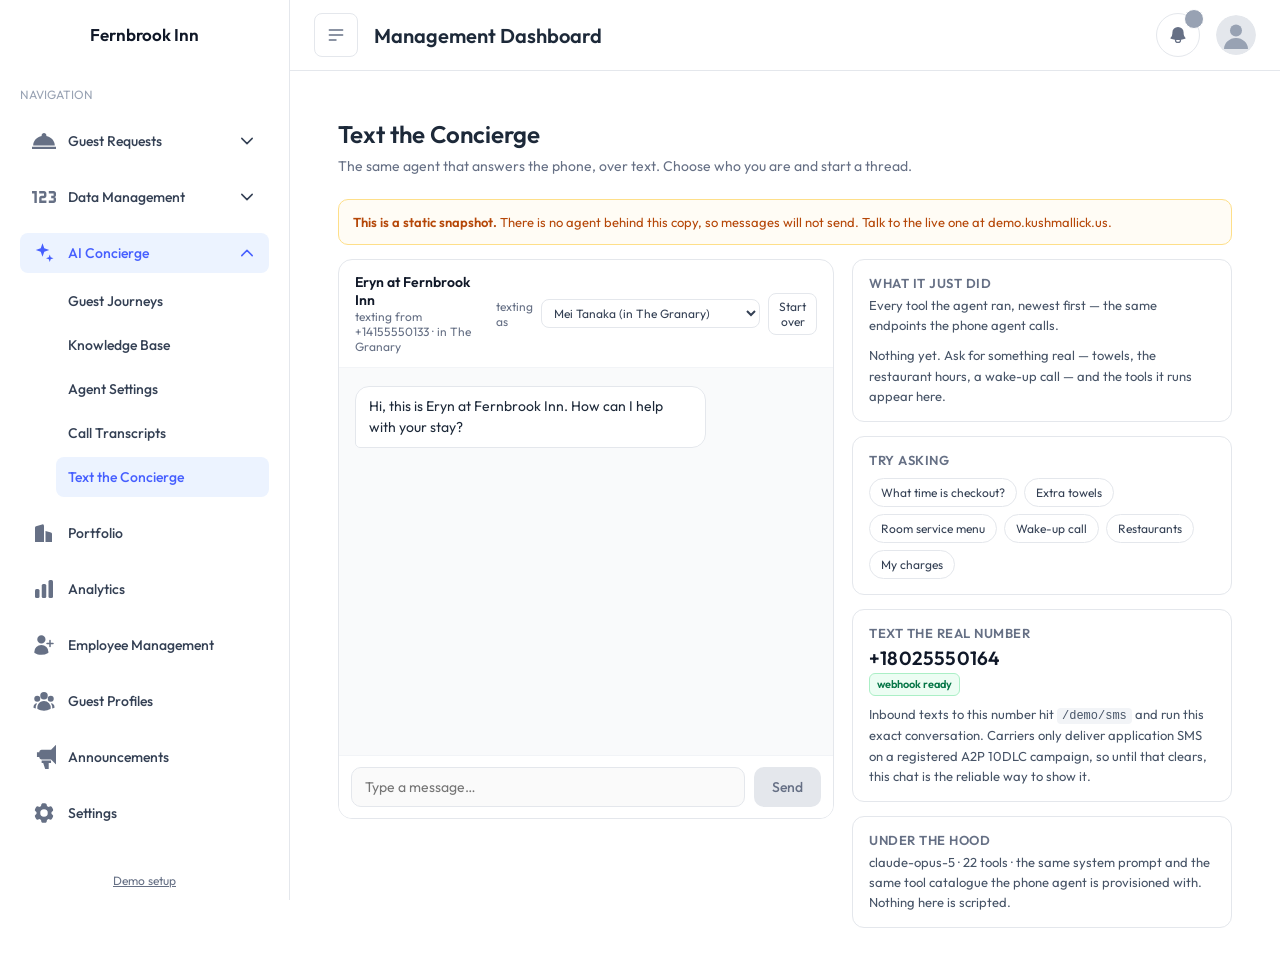
<file: chat.html>
<!doctype html>
<html lang="en"><head><meta charset="utf-8"><meta name="viewport" content="width=device-width,initial-scale=1">
<title>Text the Concierge</title><style>
  :root{
    --brand-50:#ECF3FF; --brand-100:#DDE9FF; --brand-500:#465FFF; --brand-600:#3641F5;
    --g-25:#FCFCFD; --g-50:#F9FAFB; --g-100:#F2F4F7; --g-200:#E4E7EC; --g-300:#D0D5DD;
    --g-400:#98A2B3; --g-500:#667085; --g-600:#475467; --g-700:#344054; --g-800:#1D2939; --g-900:#101828;
    --link:#1100D8; --link-hover:#0e00b8; --success-500:#12B76A; --success-50:#ECFDF3;
    --error-500:#F04438; --error-50:#FEF3F2; --danger:#EF4444; --purple:#5b0678;
    --blue-600:#2563EB; --blue-700:#1D4ED8; --blue-50:#EFF6FF; --blue-500:#3B82F6;
    --yellow-100:#FEF9C3; --yellow-200:#FEF08A; --yellow-500:#EAB308; --yellow-800:#854D0E;
    --sidebar:290px; --sidebar-collapsed:90px; --header:70px;
  }
  *{box-sizing:border-box}
  html,body{margin:0;padding:0}
  body{font-family:'Outfit',sans-serif;font-size:16px;background:#fff;color:var(--g-900);-webkit-font-smoothing:antialiased}
  a{color:inherit;text-decoration:none}
  button{font-family:inherit}
  svg{display:block}

  /* ---- sidebar (AppSidebar.tsx) ---- */
  .sidebar{position:fixed;left:0;top:0;height:100vh;width:var(--sidebar);background:#fff;
           border-right:1px solid var(--g-200);padding:0 20px;z-index:50;display:flex;flex-direction:column;
           transition:width .3s ease-in-out}
  .brand{padding:24px 0;display:flex;justify-content:center;cursor:pointer}
  .brand img{width:75%;height:auto}
  .brand .hname{font-size:17px;font-weight:600;color:var(--g-900);text-align:center;line-height:1.25}
  .navscroll{display:flex;flex-direction:column;flex-grow:1;overflow-y:auto;margin-top:16px;scrollbar-width:none}
  .navscroll::-webkit-scrollbar{display:none}
  .navsec{margin-bottom:16px;font-size:12px;line-height:20px;text-transform:uppercase;color:var(--g-400);display:flex}
  nav{margin-bottom:24px}
  nav>ul{display:flex;flex-direction:column;gap:16px;list-style:none;margin:0;padding:0}
  .menu-item{position:relative;display:flex;align-items:center;width:100%;gap:12px;padding:8px 12px;
             font-weight:500;border-radius:8px;font-size:14px;line-height:20px;cursor:pointer;
             background:none;border:0;text-align:left;color:var(--g-700)}
  .menu-item-active{background:var(--brand-50);color:var(--brand-500)}
  .menu-item-inactive:hover{background:var(--g-100)}
  .menu-item .ic{flex:none;display:block}
  .menu-item .ic svg{width:24px!important;height:24px!important;color:var(--g-500)}
  .menu-item-active .ic svg{color:var(--brand-500)}
  .menu-item .label{flex:1}
  .menu-item .caret{margin-left:auto;width:20px;height:20px;flex:none;transition:transform .2s}
  .menu-item .caret svg{width:20px;height:20px}
  .menu-item.open .caret{transform:rotate(180deg);color:var(--brand-500)}
  .submenu{overflow:hidden;transition:height .3s;height:0}
  .submenu>ul{margin:8px 0 0 36px;padding:0;list-style:none;display:flex;flex-direction:column;gap:4px}
  .menu-dropdown-item{position:relative;display:flex;align-items:center;gap:12px;border-radius:8px;
                      padding:10px 12px;font-size:14px;line-height:20px;font-weight:500;color:var(--g-700);cursor:pointer}
  .menu-dropdown-item:hover{background:var(--g-100)}
  .menu-dropdown-item.active{background:var(--brand-50);color:var(--brand-500)}
  .count{display:none;align-items:center;justify-content:center;min-width:20px;height:20px;padding:0 6px;
         margin-left:auto;font-size:12px;font-weight:500;color:#fff;background:var(--danger);border-radius:9999px}
  .count.show{display:inline-flex}
  .poweredby{display:flex;flex-direction:column;align-items:center;justify-content:center;padding:16px 0}
  .poweredby p{margin:0 0 8px;font-size:12px;color:var(--purple)}
  .poweredby img{width:150px;height:40px;object-fit:contain}
  .setuplink{display:block;margin-bottom:10px;font-size:12px;color:var(--g-500);text-decoration:underline}
  .setuplink:hover{color:var(--brand-500)}
  .setuplink.on{color:var(--brand-500);font-weight:600}

  /* collapsed (hamburger) */
  body.nav-collapsed .sidebar{width:var(--sidebar-collapsed)}
  body.nav-collapsed .sidebar .label,
  body.nav-collapsed .sidebar .caret,
  body.nav-collapsed .sidebar .count,
  body.nav-collapsed .submenu,
  body.nav-collapsed .poweredby,
  body.nav-collapsed .navsec span{display:none}
  body.nav-collapsed .menu-item{justify-content:center}
  body.nav-collapsed .main{margin-left:var(--sidebar-collapsed)}

  /* ---- header (AppHeader.tsx) ---- */
  .main{margin-left:var(--sidebar);min-height:100vh;display:flex;flex-direction:column;transition:margin-left .3s}
  .topbar{position:sticky;top:0;z-index:40;background:#fff;border-bottom:1px solid var(--g-200);display:flex;width:100%}
  .topbar .inner{display:flex;align-items:center;justify-content:space-between;flex-grow:1;padding:12px;height:var(--header)}
  .topbar h1{font-size:20px;font-weight:600;color:var(--g-800);margin:0}
  .topbar .left{display:flex;align-items:center;gap:16px}
  .topbar .right{display:flex;align-items:center;justify-content:flex-end;gap:16px;margin-left:auto}
  .hamburger{display:flex;align-items:center;justify-content:center;width:44px;height:44px;color:var(--g-500);
             border:1px solid var(--g-200);border-radius:8px;background:#fff;cursor:pointer}
  .hamburger:hover{background:var(--g-50)}
  .bell{position:relative;display:flex;align-items:center;justify-content:center;height:44px;width:44px;
        color:var(--g-500);border:1px solid var(--g-200);border-radius:9999px;background:#fff;cursor:pointer}
  .bell:hover{background:var(--g-100)}
  .bell svg{width:20px;height:20px}
  .bell .dot{position:absolute;right:-5px;top:-5px;height:20px;width:20px;border-radius:9999px;
             border:1px solid #fff;background:var(--g-400)}
  .avatar{width:40px;height:40px;border-radius:9999px;overflow:hidden;background:#fff;border:0;padding:0;cursor:pointer}
  .avatar svg{width:40px;height:40px;border-radius:9999px}
  @media (min-width:1024px){ .topbar .inner{padding:16px 24px} }

  /* ---- page ---- */
  .content{padding:16px;max-width:1536px;width:100%;margin:0 auto}
  @media (min-width:768px){ .content{padding:24px} }
  .page{display:flex;flex-direction:column;padding:24px;height:100%}
  .pagehead{margin-bottom:24px}
  .pagehead h2{font-size:24px;font-weight:600;color:var(--g-800);margin:0 0 8px}
  .pagehead p{font-size:14px;color:var(--g-500);margin:0}
  .scopewarn{margin:0 0 16px;border:1px solid #FEC84B;background:#FFFAEB;color:#93370D;
             border-radius:12px;padding:12px 16px;font-size:13px}
  .placeholder{display:flex;align-items:center;justify-content:center;height:320px;color:var(--g-500);font-size:14px;
               border:1px dashed var(--g-300);border-radius:12px;text-align:center;padding:24px}

  /* ---- tabs (RequestsTab.tsx) ---- */
  .tabs{width:100%;border-bottom:4px solid var(--g-200);display:flex;align-items:center;gap:6px;margin-bottom:16px}
  .tab{padding:8px 12px;height:36px;font-size:14px;font-weight:300;color:var(--g-900);background:none;border:0;cursor:pointer;white-space:nowrap}
  .tab:hover{color:var(--g-900)}
  .tab.active{font-weight:700;border-bottom:3px solid var(--g-900);margin-bottom:-2px;padding-top:.5px;padding-bottom:.5px}

  /* ---- toolbar (RequestsToolbar.tsx + SearchBar.tsx) ---- */
  .toolbar{display:flex;flex-wrap:wrap;align-items:center;gap:12px;margin-bottom:16px}
  .tbleft{display:flex;align-items:center;gap:8px;flex:1 1 auto;min-width:260px}
  .tbright{display:flex;flex-wrap:wrap;align-items:center;gap:8px;flex:0 0 auto}
  .iconbtn{padding:8px;border-radius:6px;border:1px solid var(--g-200);background:#fff;cursor:pointer;
           display:inline-flex;align-items:center;justify-content:center;color:var(--g-600)}
  .iconbtn:hover{background:var(--g-100)}
  .iconbtn svg{width:20px;height:20px}
  .searchwrap{display:flex;align-items:center;width:100%;flex:1}
  .searchrel{position:relative;flex-grow:1}
  .searchrel input{width:100%;padding:8px 48px 8px 12px;border:1px solid var(--g-300);border-radius:4px;
                   background:var(--g-50);color:var(--g-800);font:inherit;font-size:14px;outline:none}
  .searchrel input:focus{box-shadow:0 0 0 2px var(--blue-500)}
  .clearx{position:absolute;right:12px;top:10px;background:none;border:0;color:var(--g-400);cursor:pointer;padding:0}
  .clearx:hover{color:var(--g-600)}
  .clearx svg{width:20px;height:20px}
  .searchgo{margin-left:8px;background:var(--blue-600);color:#fff;padding:8px;border-radius:4px;border:0;cursor:pointer;
            display:inline-flex;align-items:center;justify-content:center}
  .searchgo:hover{background:var(--blue-700)}
  .searchgo svg{width:20px;height:20px}
  .chip{background:#fff;border:1px solid var(--g-100);border-radius:8px}
  .chip button{color:var(--g-900);background:none;border:0;cursor:pointer;padding:0}
  .chip .in{display:flex;align-items:center;gap:8px;margin:0 8px;font-weight:300;font-size:14px;padding:8px}
  .chip .in svg{width:20px;height:20px}
  .sel{position:relative;display:inline-block;width:224px}
  .sel>button{display:flex;width:100%;align-items:center;justify-content:space-between;padding:8px 16px;
              font-size:14px;color:var(--g-900);background:#fff;border:1px solid var(--g-200);border-radius:6px;cursor:pointer}
  .sel>button:hover{background:var(--g-100)}
  .sel>button>span:first-child{padding:0 16px}
  .sel>button svg{width:16px;height:16px}
  .menu{position:absolute;z-index:60;left:0;top:calc(100% + 8px);min-width:100%;background:#fff;
        border:1px solid var(--g-200);border-radius:12px;
        box-shadow:0 12px 16px -4px rgba(16,24,40,.08),0 4px 6px -2px rgba(16,24,40,.03);padding:8px;display:none}
  .menu.open{display:block}
  .menu button{display:block;width:100%;text-align:left;padding:8px 16px;font-size:14px;border:0;background:none;
               border-radius:6px;cursor:pointer;color:var(--g-700)}
  .menu button:hover{background:var(--g-100);color:var(--g-900)}
  /* The in-row status dropdown. Fixed minimum so the button does not resize as the label
     changes between "Submitted" and "In Progress". */
  .rowstatus{width:auto;min-width:120px}
  .rowstatus>button{padding:6px 10px}
  .rowstatus>button>span:first-child{padding:0}
  /* Fixed, not absolute. .tablewrap declares overflow-x:auto, which silently computes overflow-y
     from visible to auto, making it a scroll box on both axes — an absolutely-positioned menu is
     then clipped to the table and adds a scrollbar instead of floating over the page. Fixed
     positioning escapes that; JS sets left/top from the trigger's rect. */
  .rowstatus .menu{position:fixed;min-width:150px;left:0;top:0}
  .starbtn{display:flex;align-items:center;justify-content:center;padding:8px 16px;font-size:14px;border-radius:6px;
           border:1px solid var(--g-200);background:#fff;color:var(--g-900);cursor:pointer}
  .starbtn svg{width:20px;height:20px}
  .starbtn.on{background:var(--yellow-100);color:var(--yellow-800);border-color:var(--yellow-200)}

  /* ---- table (GeneralReqs.tsx) ---- */
  .tablewrap{flex:1;overflow-x:auto;overflow-y:visible}
  table{min-width:100%;width:100%;border-collapse:collapse}
  thead{border-bottom:3px solid var(--g-200)}
  thead th,thead td{font-weight:300;font-size:.875rem;color:var(--g-900);text-align:start;white-space:nowrap;padding:12px 4px 12px 8px}
  thead td.star{width:48px;padding:12px 8px}
  th.c-guest{width:192px;padding:12px 4px 12px 8px}
  th.c-room{width:128px;padding:12px 4px 12px 4px}
  th.c-status{padding:12px 8px 12px 4px}
  th.c-time{padding:12px 16px 12px 8px}
  th.c-last{width:160px;padding:12px 8px}
  tbody tr{border-top:1px solid var(--g-200);cursor:pointer}
  tbody tr:first-child{border-top:0}
  tbody tr:hover{background:var(--g-50)}
  tbody tr.done{background:var(--g-50)}
  /* Deliberately NOT the .sel class: that one is the dropdown wrapper, and its
     display:inline-block / width:224px were landing on the <tr> too, collapsing the row. */
  tbody tr.rowsel{background:var(--blue-50);box-shadow:inset 4px 0 0 0 var(--blue-500)}
  tbody td{font-size:.875rem;font-weight:300;color:var(--link);vertical-align:middle;white-space:nowrap;padding:12px 4px 12px 8px}
  tbody td.star{width:48px;padding:12px 8px}
  tbody td.c-status{min-width:120px;padding:12px 8px 12px 4px}
  tbody td.c-time{padding:12px 16px 12px 8px}
  .starcell{background:none;border:0;cursor:pointer;padding:0;color:var(--g-500);display:inline-flex}
  .starcell svg{width:20px;height:20px}
  .starcell.on{color:var(--yellow-500)}
  .statusbtn{display:inline-flex;align-items:center;border:1px solid var(--g-300);border-radius:4px;
             padding:4px 8px;font-size:14px;background:var(--g-50);color:var(--g-900);cursor:pointer}
  .statusbtn:hover{background:var(--g-100)}
  .statusbtn>span{margin-right:8px;white-space:nowrap}
  .statusbtn svg{width:16px;height:16px}
  .empty{display:flex;align-items:center;justify-content:center;height:256px;color:var(--g-500);font-size:14px}

  /* ---- pagination ---- */
  .pager{margin-top:16px;display:flex;align-items:center;justify-content:space-between}
  .pager .grp{display:flex;align-items:center;gap:8px}
  .pager span{font-size:14px;color:var(--g-600)}
  .pager select{border:1px solid var(--g-300);border-radius:4px;padding:4px 32px 4px 12px;font:inherit;font-size:14px;background:#fff}
  .pager button{padding:4px 12px;border:1px solid var(--g-300);border-radius:4px;background:#fff;cursor:pointer;font:inherit;font-size:14px}
  .pager button:disabled{opacity:.5;cursor:default}
  .pager button:not(:disabled):hover{background:var(--g-50)}

  /* ---- drawer ---- */
  /* Starts below the header (z-index 40) rather than over it, so the hamburger stays clickable
     while a drawer is open. */
  .backdrop{position:fixed;inset:var(--header) 0 0 0;z-index:39;display:none}
  .backdrop.open{display:block}
  .drawer{position:fixed;right:0;top:var(--header);width:30%;min-width:380px;height:calc(100vh - var(--header));
          background:#fff;z-index:50;padding:20px;overflow-y:auto;transform:translateX(100%);
          transition:transform .3s ease-in-out;box-shadow:0 0 15px rgba(0,0,0,.1)}
  .drawer.open{transform:translateX(0)}
  .dnav{display:flex;justify-content:space-between;align-items:center;margin-bottom:8px}
  .dnav .grp{display:flex;align-items:center;gap:8px}
  /* Room-service order lines, at the prices quoted. */
  .otable{width:100%;border-collapse:collapse;font-size:13px}
  .otable th{text-align:left;font-size:11px;letter-spacing:.04em;text-transform:uppercase;color:var(--g-500);
             font-weight:500;padding:0 0 6px;border-bottom:1px solid var(--g-200)}
  .otable td{padding:8px 0;border-bottom:1px solid var(--g-100);vertical-align:top;color:var(--g-800)}
  .otable .oqty{width:52px;text-align:center}
  .otable .oamt{width:88px;text-align:right;font-variant-numeric:tabular-nums}
  .otable .ototal td{font-weight:600;border-bottom:0;padding-top:10px}
  .oinstr{display:block;font-size:12px;color:var(--g-500);margin-top:2px}
  /* Dispatch trail — who was told, on what channel, and whether it worked. */
  .drow{display:flex;flex-wrap:wrap;align-items:center;gap:8px;padding:8px 0;border-bottom:1px solid var(--g-100)}
  /* Outbound to the guest, as opposed to inbound to a department. Tinted so the two
     directions of the trail are distinguishable at a glance. */
  .drow.toguest{background:#F9FAFB;margin:0 -8px;padding-left:8px;padding-right:8px;border-radius:6px}
  .drow:last-child{border-bottom:0}
  .dchip{font-size:11px;font-weight:600;letter-spacing:.04em;padding:3px 8px;border-radius:6px;white-space:nowrap}
  .dchip.ok{background:#ECFDF3;color:#067647;border:1px solid #ABEFC6}
  .dchip.sim{background:#F2F4F7;color:#475467;border:1px solid #E4E7EC}
  .dchip.bad{background:#FEF3F2;color:#B42318;border:1px solid #FECDCA}
  .dwho{font-size:13px;color:var(--g-800)}
  .dwhen{font-size:12px;color:var(--g-500);margin-left:auto}
  .daddr{flex-basis:100%;font-size:12px;color:var(--g-500)}
  .dmuted{font-size:13px;color:var(--g-500);margin:6px 0}
  /* How a request arrived. Voice is the one worth noticing. */
  .chan{font-size:10px;font-weight:700;letter-spacing:.05em;padding:2px 6px;border-radius:5px;margin-left:6px;vertical-align:middle}
  .chan.voice{background:#EEF4FF;color:#3538CD;border:1px solid #C7D7FE}
  .chan.text{background:#F4F3FF;color:#5925DC;border:1px solid #D9D6FE}
  .chan.unver{background:#FFFAEB;color:#B54708;border:1px solid #FEDF89}
  .hotelswitch{display:flex;align-items:center;gap:8px;margin-right:12px;font-size:13px;color:var(--g-500)}
  .hotelswitch select{font:inherit;color:var(--g-800);padding:6px 10px;border:1px solid var(--g-300);
    border-radius:8px;background:#fff;max-width:220px}
  .chan.notified{background:#ECFDF3;color:#067647;border:1px solid #ABEFC6}
  /* Amber, not green: the request is legitimate but the caller was not the named guest. */
  .chan.companion{background:#FFFAEB;color:#B54708;border:1px solid #FEDF89}
  .pill{border:0;background:none;border-radius:9999px;padding:8px;cursor:pointer;color:var(--g-900);display:inline-flex}
  .pill:hover{background:var(--g-100)}
  .pill:disabled{opacity:.5;cursor:not-allowed}
  .pill svg{width:20px;height:20px}
  .pill.rot svg{transform:rotate(180deg)}
  .dstar{display:flex;align-items:center;gap:20px;margin-bottom:16px}
  .dstar p{margin:0;font-weight:300;color:var(--g-500);font-style:italic}
  .dstatus{display:flex;align-items:center;margin-bottom:16px}
  .dstatus>p{margin:0 8px 0 0;font-weight:500;color:var(--g-900)}
  .dnote{font-size:12px;color:var(--g-500);margin:0 0 8px}
  .drawer h3{font-size:18px;font-weight:600;color:var(--g-900);margin:0 0 8px;border-bottom:1px solid var(--g-200);padding-bottom:4px}
  .drawer h3.noline{border-bottom:0;padding-bottom:0;margin-bottom:16px}
  .dsec{margin-bottom:16px}
  .desc{background:var(--g-50);border:1px solid var(--g-200);border-radius:8px;padding:16px}
  .desc p{margin:0;font-weight:300;color:var(--g-900);font-size:16px;line-height:1.625;word-break:break-word}
  .kv{display:flex;align-items:flex-start;font-size:14px;margin-bottom:12px}
  .kv .k{width:112px;flex:none;font-weight:500;color:var(--g-700);margin:0}
  .kv .v{font-weight:300;color:var(--g-900);word-break:break-word;margin:0}
  .msgbox{border:1px solid var(--g-300);border-radius:8px;overflow:hidden}
  .msgbox input{width:100%;padding:8px 12px;background:#fff;color:var(--g-900);border:0;
                border-bottom:1px solid var(--g-300);font:inherit;font-size:14px;outline:none}
  .msgtype{padding:8px 12px;border-bottom:1px solid var(--g-300)}
  .msgtype label{display:block;font-size:12px;font-weight:500;color:var(--g-500);margin-bottom:4px}
  .msgtype select{width:100%;background:#fff;color:var(--g-900);font:inherit;font-size:14px;border-radius:6px;
                  padding:4px;border:1px solid var(--g-300);outline:none}
  .msgbox textarea{width:100%;padding:8px 12px 0;background:#fff;color:var(--g-900);border:0;
                   font:inherit;font-size:14px;outline:none;resize:vertical;min-height:74px}
  .msgbtns{display:grid;grid-template-columns:1fr 1fr;gap:12px;margin-top:12px}
  .msgbtns button{width:100%;padding:8px 16px;font-size:14px;font-weight:500;border-radius:6px;cursor:pointer}
  .btn-ghost{color:var(--g-700);background:var(--g-100);border:1px solid var(--g-300)}
  .btn-ghost:hover{background:var(--g-200)}
  .btn-send{color:#fff;background:var(--link);border:0}
  .btn-send:hover{background:var(--link-hover)}
  .btn-send:disabled{opacity:.5;cursor:not-allowed}

  /* ---- alert / toast (Alert.tsx) ---- */
  .alert{border-radius:12px;border:1px solid var(--success-500);background:var(--success-50);padding:16px;
         display:flex;align-items:flex-start;gap:12px}
  .alert .ai{margin-top:-2px;color:var(--success-500);flex:none}
  .alert h4{margin:0 0 4px;font-size:14px;font-weight:600;color:var(--g-800)}
  .alert p{margin:0;font-size:14px;color:var(--g-500)}
  .toast{position:fixed;bottom:16px;right:16px;z-index:50;display:none}
  .toast.show{display:block}
  .sel.picked > button{border-color:var(--brand-300,#B2CCFF);background:var(--brand-50,#F5F8FF);color:var(--g-800);font-weight:500}
  .inlinealert{margin-top:12px;display:none}
  .inlinealert.show{display:block}
  /* Failure variant of the same alert/toast markup. Every write used to swallow its errors, so a
     rejected request looked identical to a dead button — which is exactly how the status dropdown
     hid for two rounds of "it doesn't work". */
  .alert.bad{border-color:var(--error-500,#F04438);background:var(--error-50,#FEF3F2)}
  .alert.bad .ai{color:var(--error-500,#F04438)}

  /* ---- ground-truth page ---- */
  .gt h3{font-size:16px;font-weight:600;color:var(--g-800);margin:28px 0 10px;border-bottom:0;padding-bottom:0}
  .gt table{border:1px solid var(--g-200);border-radius:8px;overflow:hidden}
  .gt tbody td{color:var(--g-700)}
  .gt tbody tr{cursor:default}
  .gt tr.here td{background:var(--success-50)}

  /* ---- control panel ---- */
  .cards{display:grid;grid-template-columns:repeat(auto-fit,minmax(360px,1fr));gap:20px}
  .card{border:1px solid var(--g-200);border-radius:16px;background:#fff}
  .card>h3{margin:0;padding:20px 24px;font-size:16px;font-weight:600;color:var(--g-800);border-bottom:0}
  .card>h3 small{display:block;margin-top:4px;font-size:13px;font-weight:400;color:var(--g-500)}
  .card>.body{padding:20px 24px;border-top:1px solid var(--g-100)}
  .field{margin-bottom:14px}
  .field label{display:block;font-size:13px;font-weight:500;color:var(--g-700);margin-bottom:6px}
  .field input,.field select,.field textarea{width:100%;padding:9px 12px;border:1px solid var(--g-300);border-radius:8px;
    font:inherit;font-size:14px;color:var(--g-800);background:#fff;outline:none}
  .field input:focus,.field select:focus,.field textarea:focus{border-color:var(--brand-500);box-shadow:0 0 0 4px rgba(70,95,255,.12)}
  .field textarea{min-height:120px;font-family:ui-monospace,SFMono-Regular,Menlo,monospace;font-size:12px}
  .row2{display:grid;grid-template-columns:1fr 1fr;gap:12px}
  .btn{display:inline-flex;align-items:center;justify-content:center;gap:8px;padding:10px 18px;border-radius:8px;
       border:0;background:var(--brand-500);color:#fff;font:inherit;font-size:14px;font-weight:500;cursor:pointer}
  .btn:hover{background:var(--brand-600)}
  .btn:disabled{background:#9CB9FF;cursor:default}
  .btn.ghost{background:#fff;color:var(--g-700);border:1px solid var(--g-300)}
  .btn.ghost:hover{background:var(--g-50)}
  .btn.danger{background:#fff;color:#B42318;border:1px solid #FDA29B}
  .btn.danger:hover{background:var(--error-50)}
  .result{margin-top:14px;border-radius:8px;padding:12px 14px;font-size:13px;display:none}
  .result.ok{display:block;background:var(--success-50);border:1px solid var(--success-500);color:#054F31}
  .result.err{display:block;background:var(--error-50);border:1px solid var(--error-500);color:#912018}
  .statgrid{display:grid;grid-template-columns:1fr;gap:10px}
  .stat{display:flex;justify-content:space-between;gap:12px;font-size:14px;padding:8px 0;border-bottom:1px solid var(--g-100)}
  .stat .l{color:var(--g-500)}
  .stat .v{color:var(--g-900);font-weight:500;text-align:right;word-break:break-word}
  .hint{font-size:12px;color:var(--g-500);margin-top:8px;line-height:1.5}
  code{background:var(--g-100);border-radius:4px;padding:1px 5px;font-size:12px}

  @media (max-width:1024px){ .sidebar{display:none} .main{margin-left:0} .drawer{width:100%;min-width:0} }

  .chlayout{display:grid;grid-template-columns:minmax(0,1fr) 380px;gap:18px;align-items:start}
  @media (max-width:1080px){ .chlayout{grid-template-columns:1fr} }
  .phone{border:1px solid var(--g-200);border-radius:14px;background:#fff;overflow:hidden;
    display:flex;flex-direction:column;min-height:560px}
  .phone .ph{padding:13px 16px;border-bottom:1px solid var(--g-100);display:flex;align-items:center;gap:10px}
  .phone .ph .nm{font-size:14px;font-weight:600;color:var(--g-900)}
  .phone .ph .sub{font-size:12px;color:var(--g-500)}
  .phone .ph .as{margin-left:auto;display:flex;align-items:center;gap:8px}
  .phone .ph select{font:inherit;font-size:12px;padding:5px 8px;border:1px solid var(--g-200);
    border-radius:8px;background:#fff;color:var(--g-700,#344054);max-width:220px}
  .restart{font:inherit;font-size:12px;padding:5px 10px;border:1px solid var(--g-200);
    border-radius:8px;background:#fff;color:var(--g-700,#344054);cursor:pointer}
  .restart:hover{border-color:#3538CD;color:#3538CD}
  .thread{flex:1;padding:18px 16px;overflow-y:auto;max-height:520px;background:var(--g-50,#F9FAFB)}
  .msg{display:flex;margin-bottom:11px}
  .msg .b{max-width:76%;padding:9px 13px;border-radius:14px;font-size:14px;line-height:1.5;
    white-space:pre-wrap;word-wrap:break-word}
  .msg.agent .b{background:#fff;color:var(--g-800);border:1px solid var(--g-200);border-bottom-left-radius:5px}
  .msg.guest{justify-content:flex-end}
  .msg.guest .b{background:#3538CD;color:#fff;border-bottom-right-radius:5px}
  .msg.note{justify-content:center}
  .msg.note .b{background:#FFFAEB;border:1px solid #FEDF89;color:#B54708;font-size:12px;max-width:90%}
  .typing{display:flex;gap:4px;padding:11px 14px}
  .typing i{width:6px;height:6px;border-radius:50%;background:var(--g-400,#98A2B3);display:block;
    animation:bl 1.1s infinite}
  .typing i:nth-child(2){animation-delay:.18s} .typing i:nth-child(3){animation-delay:.36s}
  @keyframes bl{0%,60%,100%{opacity:.25}30%{opacity:1}}
  .composer{border-top:1px solid var(--g-100);padding:11px 12px;display:flex;gap:9px;background:#fff}
  .composer input{flex:1;font:inherit;font-size:14px;padding:10px 13px;border:1px solid var(--g-200);
    border-radius:10px;outline:none}
  .composer input:focus{border-color:#3538CD}
  .composer button{font:inherit;font-size:14px;font-weight:500;padding:10px 18px;border:0;
    border-radius:10px;background:#3538CD;color:#fff;cursor:pointer}
  .composer button:disabled{background:var(--g-200);color:var(--g-500);cursor:not-allowed}
  .side{display:flex;flex-direction:column;gap:14px}
  .scard{border:1px solid var(--g-200);border-radius:12px;background:#fff;padding:15px 16px}
  .scard h3{margin:0 0 4px;font-size:13px;letter-spacing:.04em;text-transform:uppercase;
    color:var(--g-500);font-weight:600}
  .scard p{margin:0;font-size:13px;color:var(--g-600,#475467);line-height:1.55}
  .scard .big{font-size:19px;color:var(--g-900);font-weight:600;letter-spacing:.01em;margin:5px 0 3px}
  .trace{display:flex;flex-direction:column;gap:8px;margin-top:10px;max-height:420px;overflow-y:auto}
  .tr{border:1px solid var(--g-200);border-radius:9px;padding:9px 11px;background:var(--g-50,#F9FAFB)}
  .tr .n{font-size:12px;font-weight:600;color:var(--g-900);font-family:ui-monospace,SFMono-Regular,Menlo,monospace}
  .tr .ms{font-size:11px;color:var(--g-500);float:right;font-variant-numeric:tabular-nums}
  .tr .s{font-size:12px;color:var(--g-600,#475467);margin-top:4px;line-height:1.45}
  .tr.bad{border-color:#FDA29B;background:#FFFBFA}
  .tr.bad .n{color:#B42318}
  .chnone{font-size:13px;color:var(--g-500);margin:8px 0 0}
  .warn{border:1px solid #FEDF89;background:#FFFCF5;border-radius:10px;padding:12px 14px;
    font-size:13px;color:#B54708;line-height:1.55;margin-bottom:14px}
  .warn b{font-weight:600}
  .pill{display:inline-block;font-size:11px;font-weight:600;padding:2px 7px;border-radius:6px;
    background:var(--g-100);color:var(--g-600,#475467);border:1px solid var(--g-200)}
  .pill.live{background:#ECFDF3;color:#067647;border-color:#ABEFC6}
  .starters{display:flex;gap:7px;flex-wrap:wrap;margin-top:10px}
  .starters button{font:inherit;font-size:12px;padding:6px 11px;border:1px solid var(--g-200);
    border-radius:20px;background:#fff;color:var(--g-700,#344054);cursor:pointer}
  .starters button:hover{border-color:#3538CD;color:#3538CD}
</style>  <link rel="stylesheet" href="assets/fonts.css">
  <script src="assets/snapshot.js"></script>
  <script src="assets/offline.js"></script>
</head>
<body>

  <aside class="sidebar">
    <a class="brand" href="index.html" id="brandLink">
      <img id="hotelLogo" alt="Hotel Logo" style="display:none" />
      <span class="hname" id="hotelName">&nbsp;</span>
    </a>
    <div class="navscroll">
      <nav>
        <div class="navsec"><span>Navigation</span></div>
        <ul>
          <li>
            <button class="menu-item menu-item-inactive" data-submenu="requests">
              <span class="ic"><svg width="18" height="13" viewBox="0 0 18 13" fill="none" xmlns="http://www.w3.org/2000/svg"><path d="M9 0.5C9.47739 0.5 9.93523 0.680612 10.2728 1.0021C10.6104 1.32359 10.8 1.75963 10.8 2.21429C10.8 2.42 10.764 2.61714 10.692 2.80571C14.355 3.5 17.1 6.42286 17.1 9.92857H0.9C0.9 6.42286 3.645 3.5 7.308 2.80571C7.236 2.61714 7.2 2.42 7.2 2.21429C7.2 1.75963 7.38964 1.32359 7.72721 1.0021C8.06477 0.680612 8.52261 0.5 9 0.5ZM18 12.5H0V10.7857H18V12.5Z" fill="currentColor"/></svg></span><span class="label">Guest Requests</span>
              <span class="caret"><svg width="20" height="20" viewBox="0 0 20 20" fill="none" xmlns="http://www.w3.org/2000/svg"><path d="M4.79175 7.396L10.0001 12.6043L15.2084 7.396" stroke="currentColor" stroke-width="1.5" stroke-linecap="round" stroke-linejoin="round"/></svg></span>
            </button>
            <div class="submenu" data-for="requests">
              <ul>
                <li class="menu-dropdown-item" data-board="general"><span class="label">General</span><span class="count" id="c-general">0</span></li>
                <li class="menu-dropdown-item" data-board="dining"><span class="label">In-Room Dining</span><span class="count" id="c-dining">0</span></li>
                <li class="menu-dropdown-item" data-board="reservations"><span class="label">Reservations</span><span class="count" id="c-reservations">0</span></li>
                <li class="menu-dropdown-item" data-nav="messages"><span class="label">Message History</span></li>
              </ul>
            </div>
          </li>
          <li>
            <button class="menu-item menu-item-inactive" data-submenu="data">
              <span class="ic"><svg width="20" height="11" viewBox="0 0 20 11" fill="none" xmlns="http://www.w3.org/2000/svg"><path d="M2 10.5V2.5H0V0.5H4V10.5H2ZM20 8.5C20 9.61 19.1 10.5 18 10.5H14V8.5H18V6.5H16V4.5H18V2.5H14V0.5H18C18.5304 0.5 19.0391 0.710714 19.4142 1.08579C19.7893 1.46086 20 1.96957 20 2.5V4C20 4.39782 19.842 4.77936 19.5607 5.06066C19.2794 5.34196 18.8978 5.5 18.5 5.5C18.8978 5.5 19.2794 5.65804 19.5607 5.93934C19.842 6.22064 20 6.60218 20 7V8.5ZM12 8.5V10.5H6V6.5C6 5.39 6.9 4.5 8 4.5H10V2.5H6V0.5H10C10.5304 0.5 11.0391 0.710714 11.4142 1.08579C11.7893 1.46086 12 1.96957 12 2.5V4.5C12 5.61 11.1 6.5 10 6.5H8V8.5H12Z" fill="currentColor"/></svg></span><span class="label">Data Management</span>
              <span class="caret"><svg width="20" height="20" viewBox="0 0 20 20" fill="none" xmlns="http://www.w3.org/2000/svg"><path d="M4.79175 7.396L10.0001 12.6043L15.2084 7.396" stroke="currentColor" stroke-width="1.5" stroke-linecap="round" stroke-linejoin="round"/></svg></span>
            </button>
            <div class="submenu" data-for="data">
              <ul>
                <li class="menu-dropdown-item" data-nav="data" data-section="property"><span class="label">Hotel Info</span></li>
                <li class="menu-dropdown-item" data-nav="data" data-section="restaurants"><span class="label">Restaurants</span></li>
                <li class="menu-dropdown-item" data-nav="data" data-section="menu"><span class="label">Menu Items</span></li>
                <li class="menu-dropdown-item" data-nav="data" data-section="menu"><span class="label">Room Service</span></li>
                <li class="menu-dropdown-item" data-nav="data" data-section="housekeeping"><span class="label">Housekeeping</span></li>
                <li class="menu-dropdown-item" data-nav="data" data-section="facilities"><span class="label">Facilities</span></li>
                <li class="menu-dropdown-item" data-nav="soon"><span class="label">Special Events</span></li>
                <li class="menu-dropdown-item" data-nav="soon"><span class="label">Special Products</span></li>
              </ul>
            </div>
          </li>
          <li>
            <button class="menu-item menu-item-inactive open menu-item-active" data-submenu="ai">
              <span class="ic"><svg viewBox="0 0 24 24" fill="currentColor" xmlns="http://www.w3.org/2000/svg"><path d="M10.5 2.25 12.28 7.22 17.25 9 12.28 10.78 10.5 15.75 8.72 10.78 3.75 9 8.72 7.22 10.5 2.25Z"/><path d="M17.75 13.5 18.68 16.32 21.5 17.25 18.68 18.18 17.75 21 16.82 18.18 14 17.25 16.82 16.32 17.75 13.5Z"/></svg></span><span class="label">AI Concierge</span>
              <span class="caret"><svg width="20" height="20" viewBox="0 0 20 20" fill="none" xmlns="http://www.w3.org/2000/svg"><path d="M4.79175 7.396L10.0001 12.6043L15.2084 7.396" stroke="currentColor" stroke-width="1.5" stroke-linecap="round" stroke-linejoin="round"/></svg></span>
            </button>
            <div class="submenu" data-for="ai">
              <ul>
                <li class="menu-dropdown-item" data-nav="page" data-page="journeys.html"><span class="label">Guest Journeys</span></li>
                <li class="menu-dropdown-item" data-nav="page" data-page="knowledge.html"><span class="label">Knowledge Base</span></li>
                <li class="menu-dropdown-item" data-nav="page" data-page="agent.html"><span class="label">Agent Settings</span></li>
                <li class="menu-dropdown-item" data-nav="page" data-page="calls.html"><span class="label">Call Transcripts</span></li>
                <li class="menu-dropdown-item active" data-nav="page" data-page="chat.html"><span class="label">Text the Concierge</span></li>
              </ul>
            </div>
          </li>
          <li><a class="menu-item menu-item-inactive" data-nav="page" data-page="portfolio.html"><span class="ic"><svg viewBox="0 0 24 24" fill="currentColor" xmlns="http://www.w3.org/2000/svg"><path d="M3 21V6.75a1.5 1.5 0 0 1 1.06-1.43l6-1.85A1.5 1.5 0 0 1 12 4.9V21H3Zm2.6-11.4h2.2v2.1H5.6V9.6Zm0 4.2h2.2v2.1H5.6v-2.1ZM13.5 21V9.9l5.44 1.63A1.5 1.5 0 0 1 20 12.97V21h-6.5Zm2.1-6.3h2.2v2.1h-2.2v-2.1Z"/></svg></span><span class="label">Portfolio</span></a></li>
          <li><a class="menu-item menu-item-inactive" data-nav="page" data-page="analytics.html"><span class="ic"><svg viewBox="0 0 24 24" fill="currentColor" xmlns="http://www.w3.org/2000/svg"><rect x="3" y="12" width="4.5" height="9" rx="1.5"/><rect x="9.75" y="7" width="4.5" height="14" rx="1.5"/><rect x="16.5" y="3" width="4.5" height="18" rx="1.5"/></svg></span><span class="label">Analytics</span></a></li>
          <li><a class="menu-item menu-item-inactive" data-nav="page" data-page="staff.html"><span class="ic"><svg viewBox="0 0 24 24" fill="currentColor" xmlns="http://www.w3.org/2000/svg"><path d="M5.25 6.375a4.125 4.125 0 1 1 8.25 0 4.125 4.125 0 0 1-8.25 0ZM2.25 19.125a7.125 7.125 0 0 1 14.25 0v.003l-.001.119a.75.75 0 0 1-.363.63 13.067 13.067 0 0 1-6.761 1.873c-2.472 0-4.786-.684-6.76-1.873a.75.75 0 0 1-.364-.63l-.001-.122ZM18.75 7.5a.75.75 0 0 0-1.5 0v2.25H15a.75.75 0 0 0 0 1.5h2.25v2.25a.75.75 0 0 0 1.5 0v-2.25H21a.75.75 0 0 0 0-1.5h-2.25V7.5Z"/></svg></span><span class="label">Employee Management</span></a></li>
          <li><a class="menu-item menu-item-inactive" data-nav="page" data-page="guests.html"><span class="ic"><svg viewBox="0 0 24 24" fill="currentColor" xmlns="http://www.w3.org/2000/svg"><path d="M8.25 6.75a3.75 3.75 0 1 1 7.5 0 3.75 3.75 0 0 1-7.5 0ZM15.75 9.75a3 3 0 1 1 6 0 3 3 0 0 1-6 0ZM2.25 9.75a3 3 0 1 1 6 0 3 3 0 0 1-6 0ZM6.31 15.117A6.745 6.745 0 0 1 12 12a6.745 6.745 0 0 1 6.709 7.498.75.75 0 0 1-.372.568A12.696 12.696 0 0 1 12 21.75c-2.305 0-4.47-.612-6.337-1.684a.75.75 0 0 1-.372-.568 6.787 6.787 0 0 1 1.019-4.38Z"/><path d="M5.082 14.254a8.287 8.287 0 0 0-1.308 5.135 9.687 9.687 0 0 1-1.764-.44l-.115-.04a.563.563 0 0 1-.373-.487l-.01-.121a3.75 3.75 0 0 1 3.57-4.047ZM20.226 19.389a8.287 8.287 0 0 0-1.308-5.135 3.75 3.75 0 0 1 3.57 4.047l-.01.121a.563.563 0 0 1-.373.486l-.115.04c-.567.2-1.156.349-1.764.441Z"/></svg></span><span class="label">Guest Profiles</span></a></li>
          <li><a class="menu-item menu-item-inactive" data-nav="soon"><span class="ic"><svg width="5" height="5" viewBox="0 0 10 17" fill="none" xmlns="http://www.w3.org/2000/svg"><path d="M1.66667 5.1C1.66667 4.165 2.41667 3.4 3.33333 3.4H10L13.3333 0H15V13.6H13.3333L10 10.2H3.33333C2.89131 10.2 2.46738 10.0209 2.15482 9.70208C1.84226 9.38327 1.66667 8.95087 1.66667 8.5H0V5.1H1.66667ZM8.33333 12.75V17H5.83333L4.44167 12.75H3.33333V11.05H10V12.75H8.33333Z" fill="currentColor"/></svg></span><span class="label">Announcements</span></a></li>
          <li><a class="menu-item menu-item-inactive" data-nav="soon"><span class="ic"><svg viewBox="0 0 24 24" fill="currentColor" xmlns="http://www.w3.org/2000/svg"><path fill-rule="evenodd" clip-rule="evenodd" d="M11.078 2.25c-.917 0-1.699.663-1.85 1.567L9.05 4.889c-.02.12-.115.26-.297.348a7.493 7.493 0 0 0-.986.57c-.166.115-.334.126-.45.083L6.3 5.508a1.875 1.875 0 0 0-2.282.819l-.922 1.597a1.875 1.875 0 0 0 .432 2.385l.84.692c.095.078.17.229.154.43a7.598 7.598 0 0 0 0 1.139c.015.2-.059.352-.153.43l-.841.692a1.875 1.875 0 0 0-.432 2.385l.922 1.597a1.875 1.875 0 0 0 2.282.818l1.019-.382c.115-.043.283-.031.45.082.312.214.641.405.985.57.182.088.277.228.297.35l.178 1.071c.151.904.933 1.567 1.85 1.567h1.844c.916 0 1.699-.663 1.85-1.567l.178-1.072c.02-.12.114-.26.297-.349.344-.165.673-.356.985-.57.167-.114.335-.125.45-.082l1.02.382a1.875 1.875 0 0 0 2.28-.819l.923-1.597a1.875 1.875 0 0 0-.432-2.385l-.84-.692c-.095-.078-.17-.229-.154-.43a7.614 7.614 0 0 0 0-1.139c-.016-.2.059-.352.153-.43l.84-.692c.708-.582.891-1.59.433-2.385l-.922-1.597a1.875 1.875 0 0 0-2.282-.818l-1.02.382c-.114.043-.282.031-.449-.083a7.49 7.49 0 0 0-.985-.57c-.183-.087-.277-.227-.297-.348l-.179-1.072a1.875 1.875 0 0 0-1.85-1.567h-1.843ZM12 15.75a3.75 3.75 0 1 0 0-7.5 3.75 3.75 0 0 0 0 7.5Z"/></svg></span><span class="label">Settings</span></a></li>
        </ul>
      </nav>
      <div class="poweredby">
        <a class="setuplink" href="setup.html">Demo setup</a>
        <p>Powered by</p>
        <img src="assets/selfserve-logo.png" alt="Logo" width="150" height="40" />
      </div>
    </div>
  </aside>
<div class="main">

  <header class="topbar"><div class="inner">
    <div class="left">
      <button class="hamburger" id="navToggle" aria-label="Toggle Sidebar"><svg width="16" height="12" viewBox="0 0 16 12" fill="none" xmlns="http://www.w3.org/2000/svg"><path fill-rule="evenodd" clip-rule="evenodd" d="M0.583252 1C0.583252 0.585788 0.919038 0.25 1.33325 0.25H14.6666C15.0808 0.25 15.4166 0.585786 15.4166 1C15.4166 1.41421 15.0808 1.75 14.6666 1.75L1.33325 1.75C0.919038 1.75 0.583252 1.41422 0.583252 1ZM0.583252 11C0.583252 10.5858 0.919038 10.25 1.33325 10.25L7.99992 10.25C8.41413 10.25 8.74992 10.5858 8.74992 11C8.74992 11.4142 8.41413 11.75 7.99992 11.75L1.33325 11.75C0.919038 11.75 0.583252 11.4142 0.583252 11ZM1.33325 5.25C0.919038 5.25 0.583252 5.58579 0.583252 6C0.583252 6.41421 0.919038 6.75 1.33325 6.75L14.6666 6.75C15.0808 6.75 15.4166 6.41421 15.4166 6C15.4166 5.58579 15.0808 5.25 14.6666 5.25L1.33325 5.25Z" fill="currentColor"/></svg></button>
      <h1>Management Dashboard</h1>
    </div>
    <div class="right">
      <!-- Property switcher. The board and data pages scope to ?hotelId=, which previously could
           only be set by typing a UUID into the URL — so a second property was effectively
           invisible. Hidden until a page populates it (the setup page has its own pickers). -->
      <label class="hotelswitch" id="hotelSwitchWrap" style="display:none">
        <span>Property</span>
        <select id="hotelSwitch" aria-label="Switch property"></select>
      </label>
      <button class="bell" aria-label="Push notifications"><span class="dot"></span><svg viewBox="0 0 24 24" fill="currentColor" xmlns="http://www.w3.org/2000/svg"><path fill-rule="evenodd" clip-rule="evenodd" d="M5.25 9a6.75 6.75 0 0 1 13.5 0v.75c0 2.123.8 4.057 2.118 5.52a.75.75 0 0 1-.297 1.206c-1.544.57-3.16.99-4.831 1.243a3.75 3.75 0 1 1-7.48 0 24.585 24.585 0 0 1-4.831-1.244.75.75 0 0 1-.298-1.205A8.217 8.217 0 0 0 5.25 9.75V9Zm4.502 8.9a2.25 2.25 0 1 0 4.496 0 25.057 25.057 0 0 1-4.496 0Z"/></svg></button>
      <button class="avatar" aria-label="Open user menu"><svg viewBox="0 0 40 40" xmlns="http://www.w3.org/2000/svg"><rect width="40" height="40" fill="#E4E7EC"/><circle cx="20" cy="15.5" r="6" fill="#98A2B3"/><path d="M8 34c0-6.075 5.373-11 12-11s12 4.925 12 11" fill="#98A2B3"/></svg></button>
    </div>
  </div></header>
  <div class="content"><div class="page">
    <div class="pagehead"><h2>Text the Concierge</h2>
      <p>The same agent that answers the phone, over text. Choose who you are and start a thread.</p></div>
    
    <div class="warn" id="warn" style="display:none">
      <b>The agent cannot answer yet.</b> You can read the page, but sending a message will fail
      because <span id="warnWhy">it is not configured</span>. Set it on the server and reload.
    </div>
    <div class="chlayout">
      <div class="phone">
        <div class="ph">
          <div>
            <div class="nm" id="phName">Eryn</div>
            <div class="sub" id="asSub"></div>
          </div>
          <div class="as">
            <label class="sub" for="asWho">texting as</label>
            <select id="asWho"></select>
            <button class="restart" id="reset">Start over</button>
          </div>
        </div>
        <div class="thread" id="thread"></div>
        <div class="composer">
          <input id="say" placeholder="Type a message…" autocomplete="off">
          <button id="send">Send</button>
        </div>
      </div>

      <div class="side">
        <div class="scard">
          <h3>What it just did</h3>
          <p>Every tool the agent ran, newest first — the same endpoints the phone agent calls.</p>
          <div class="trace" id="trace"></div>
        </div>
        <div class="scard">
          <h3>Try asking</h3>
          <div class="starters">
            <button data-say="What time is checkout?">What time is checkout?</button>
            <button data-say="Can I get some extra towels?">Extra towels</button>
            <button data-say="What's on the room service menu?">Room service menu</button>
            <button data-say="Wake me at 7 tomorrow please">Wake-up call</button>
            <button data-say="What restaurants do you have?">Restaurants</button>
            <button data-say="What do I owe so far?">My charges</button>
          </div>
        </div>
        <div class="scard">
          <h3>Text the real number</h3>
          <div class="big" id="smsNum">—</div>
          <p><span class="pill" id="smsPill">—</span></p>
          <p style="margin-top:8px">Inbound texts to this number hit <code>/demo/sms</code> and run this
            exact conversation. Carriers only deliver application SMS on a registered A2P 10DLC
            campaign, so until that clears, this chat is the reliable way to show it.</p>
        </div>
        <div class="scard">
          <h3>Under the hood</h3>
          <p><span id="model">—</span> · <span id="toolCount">—</span> · the same system prompt and the
            same tool catalogue the phone agent is provisioned with. Nothing here is scripted.</p>
        </div>
      </div>
    </div>
  </div></div>
</div>
<script>

  (function(){
    function setH(el, open){ el.style.height = open ? (el.firstElementChild.offsetHeight + 8) + 'px' : '0px'; }
    document.querySelectorAll('.menu-item[data-submenu]').forEach(function(btn){
      var panel = document.querySelector('.submenu[data-for="' + btn.getAttribute('data-submenu') + '"]');
      if(!panel) return;
      setH(panel, btn.classList.contains('open'));
      if(btn.classList.contains('open')) btn.classList.add('menu-item-active');
      btn.addEventListener('click', function(){
        var open = !btn.classList.contains('open');
        btn.classList.toggle('open', open);
        btn.classList.toggle('menu-item-active', open);
        setH(panel, open);
      });
    });
    var t = document.getElementById('navToggle');
    if(t) t.addEventListener('click', function(){ document.body.classList.toggle('nav-collapsed'); });
  })();


  function navNotice(msg){
    var n = document.getElementById('navNotice');
    if(!n){
      n = document.createElement('div');
      n.id = 'navNotice';
      n.style.cssText = 'position:fixed;left:50%;transform:translateX(-50%);bottom:24px;z-index:80;' +
        'background:#101828;color:#fff;font-size:14px;padding:12px 16px;border-radius:10px;' +
        'box-shadow:0 8px 24px rgba(16,24,40,.24);max-width:min(560px,90vw);text-align:center';
      document.body.appendChild(n);
    }
    n.textContent = msg;
    n.style.display = 'block';
    clearTimeout(n._t);
    n._t = setTimeout(function(){ n.style.display = 'none'; }, 4000);
  }

  /**
   * Populate the header's property switcher and navigate on change, preserving the current page.
   * Called by whichever page has the hotel list; pages that do not call it keep it hidden.
   */
  function wireHotelSwitcher(hotels, currentId){
    var wrap = document.getElementById('hotelSwitchWrap'), sel = document.getElementById('hotelSwitch');
    if(!wrap || !sel || !hotels || hotels.length < 2) return;   // nothing to switch between
    sel.innerHTML = hotels.map(function(h){
      return '<option value="'+h.id+'"'+(h.id===currentId?' selected':'')+'>'+
             String(h.name||'(unnamed)').replace(/[&<>"]/g, function(c){
               return {'&':'&amp;','<':'&lt;','>':'&gt;','"':'&quot;'}[c]; })+'</option>';
    }).join('');
    wrap.style.display = 'flex';
    sel.onchange = function(){
      var u = new URL(location.href);
      u.searchParams.set('hotelId', sel.value);
      location.href = u.toString();
    };
  }

  function wireNav(hotelId, opts){
    opts = opts || {};
    var qs = hotelId ? ('?hotelId=' + encodeURIComponent(hotelId)) : '';
    var NOT_IN_DEMO = 'That screen is part of the full SelfServe dashboard and is not included in this demo.';

    document.querySelectorAll('.menu-dropdown-item[data-board]').forEach(function(li){
      li.onclick = function(){
        if(opts.onBoard) return opts.onBoard(li);
        // Carry the chosen board across so the target page opens on it, rather than always General.
        location.href = 'index.html' + qs + (qs ? '&' : '?') + 'board=' + encodeURIComponent(li.getAttribute('data-board'));
      };
    });

    document.querySelectorAll('[data-nav="data"]').forEach(function(el){
      var sec = el.getAttribute('data-section') || '';
      el.onclick = function(){
        if(opts.page === 'data'){
          document.querySelectorAll('.menu-dropdown-item').forEach(function(x){ x.classList.remove('active'); });
          el.classList.add('active');
          var t = sec && document.getElementById('sec-' + sec);
          if(t) t.scrollIntoView({ behavior:'smooth', block:'start' });
          else navNotice('That section is still loading.');
          return;
        }
        location.href = 'data.html' + qs + (sec ? ('#sec-' + sec) : '');
      };
    });

    // Plain page destinations. Keeps ?hotelId= so the property survives the jump.
    document.querySelectorAll('[data-nav="page"]').forEach(function(el){
      el.onclick = function(){ location.href = el.getAttribute('data-page') + qs; };
    });

    document.querySelectorAll('[data-nav="soon"], [data-nav="messages"]').forEach(function(el){
      el.onclick = function(){ navNotice(NOT_IN_DEMO); };
    });

    // The bell and the avatar were bound nowhere on any page, while the avatar advertised
    // aria-label="Open user menu". Say what they are instead of leaving dead buttons.
    var bell = document.querySelector('.topbar .bell');
    if(bell) bell.onclick = function(){
      navNotice('Push notifications go to the guest app in the full product. This demo notifies staff by SMS — see the Dispatch section of any request.');
    };
    var avatar = document.querySelector('.topbar .avatar');
    if(avatar) avatar.onclick = function(){
      navNotice('Signed in as the demo operator. Sign-in and roles are part of the full dashboard.');
    };
  }


  var HOTEL_ID = new URLSearchParams(location.search).get('hotelId') || '';
  function esc(s){ return String(s==null?'':s).replace(/[&<>"']/g, function(c){
    return {'&':'&amp;','<':'&lt;','>':'&gt;','"':'&quot;',"'":'&#39;'}[c]; }); }

  var STATE = { conversationId:null, caller:'', hotelName:'', sending:false, turns:[], trace:[] };
  var UNKNOWN = '';

  function renderThread(){
    var el = document.getElementById('thread');
    var html = STATE.turns.map(function(t){
      return '<div class="msg ' + t.role + '"><div class="b">' + esc(t.text) + '</div></div>';
    }).join('');
    if(STATE.sending){
      html += '<div class="msg agent"><div class="b typing"><i></i><i></i><i></i></div></div>';
    }
    el.innerHTML = html;
    el.scrollTop = el.scrollHeight;
  }

  function renderTrace(){
    var el = document.getElementById('trace');
    if(!STATE.trace.length){
      el.innerHTML = '<p class="chnone">Nothing yet. Ask for something real &mdash; towels, the ' +
        'restaurant hours, a wake-up call &mdash; and the tools it runs appear here.</p>';
      return;
    }
    el.innerHTML = STATE.trace.map(function(t){
      return '<div class="tr' + (t.ok ? '' : ' bad') + '">' +
        '<span class="ms">' + t.ms + 'ms</span>' +
        '<div class="n">' + esc(t.name) + '</div>' +
        (t.summary ? '<div class="s">' + esc(t.summary) + '</div>' : '') + '</div>';
    }).join('');
  }

  function say(role, text){ STATE.turns.push({ role: role, text: text }); renderThread(); }

  function send(text){
    if(STATE.sending || !text.trim()) return;
    say('guest', text);
    STATE.sending = true; renderThread(); setEnabled(false);
    fetch('/demo/chat/send', {
      method:'POST', headers:{'Content-Type':'application/json'},
      body: JSON.stringify({
        conversationId: STATE.conversationId, text: text,
        callerId: STATE.caller, hotelId: HOTEL_ID
      })
    }).then(function(r){ return r.json().then(function(d){ return { status:r.status, d:d }; }); })
      .then(function(res){
        STATE.sending = false; setEnabled(true);
        var d = res.d || {};
        if(d.conversationId) STATE.conversationId = d.conversationId;
        if(d.reply){ say('agent', d.reply); }
        else { STATE.turns.push({ role:'note', text: d.error || 'Something went wrong.' }); renderThread(); }
        (d.toolCalls || []).forEach(function(t){ STATE.trace.unshift(t); });
        renderTrace();
      })
      .catch(function(e){
        STATE.sending = false; setEnabled(true);
        STATE.turns.push({ role:'note', text:'Could not reach the server: ' + e.message });
        renderThread();
      });
  }

  function setEnabled(on){
    document.getElementById('say').disabled = !on;
    document.getElementById('send').disabled = !on;
  }

  function reset(greet){
    STATE.conversationId = null; STATE.turns = []; STATE.trace = [];
    if(greet) say('agent', 'Hi, this is Eryn at ' + STATE.hotelName + '. How can I help with your stay?');
    renderThread(); renderTrace();
  }

  function pickCaller(){
    var sel = document.getElementById('asWho');
    STATE.caller = sel.value;
    var opt = sel.options[sel.selectedIndex];
    document.getElementById('asSub').textContent = 'texting from ' + (opt.getAttribute('data-sub') || '');
    reset(true);
  }

  fetch('/demo/chat.json' + (HOTEL_ID ? ('?hotelId=' + encodeURIComponent(HOTEL_ID)) : ''), { cache:'no-store' })
    .then(function(r){ return r.json(); })
    .then(function(d){
      STATE.hotelName = d.hotelName || 'the hotel';
      document.getElementById('phName').textContent = 'Eryn at ' + STATE.hotelName;
      var nm = document.getElementById('hotelName');
      if(nm){ nm.style.display='block'; nm.textContent = d.hotelName || 'All properties'; }
      var brand = document.getElementById('brandLink');
      if(brand) brand.setAttribute('href', 'index.html' + (HOTEL_ID ? ('?hotelId=' + encodeURIComponent(HOTEL_ID)) : ''));
      /* The server picks a property when the URL names none — adopt it, so the switcher shows
         what is on screen and links out carry it instead of letting each page pick again. */
      HOTEL_ID = d.hotelId || HOTEL_ID;
      wireHotelSwitcher(d.allHotels, HOTEL_ID);
      wireNav(HOTEL_ID, { page:'chat' });

      // A number the property has never seen, so the booking path is one click away. Random per
      // load: reusing one number would carry the last demo's conversation into this one.
      UNKNOWN = '+1555' + String(Math.floor(1000000 + Math.random() * 8999999));
      var sel = document.getElementById('asWho');
      var opts = (d.personas || []).map(function(p){
        return '<option value="' + esc(p.phone) + '" data-sub="' + esc(p.phone + ' \u00b7 ' + p.detail) + '">' +
          esc(p.label) + ' (' + esc(p.detail) + ')</option>';
      });
      opts.push('<option value="' + esc(UNKNOWN) + '" data-sub="' + esc(UNKNOWN + ' \u00b7 not a guest') +
        '">Someone the hotel does not know</option>');
      sel.innerHTML = opts.join('');
      pickCaller();

      if(d.ready) setEnabled(true);
      document.getElementById('model').textContent = d.model;
      document.getElementById('toolCount').textContent = d.toolCount + ' tools';
      document.getElementById('smsNum').textContent = (d.sms && d.sms.number) || 'not configured';
      document.getElementById('smsPill').className = 'pill' + (d.sms && d.sms.twilioConfigured ? ' live' : '');
      document.getElementById('smsPill').textContent =
        d.sms && d.sms.twilioConfigured ? 'webhook ready' : 'needs Twilio credentials';

      if(!d.ready){
        var warn = document.getElementById('warn');
        warn.style.display = 'block';
        // The static export captures whatever the exporting server reported, which is a
        // config error a visitor can do nothing about. Say what this copy actually is.
        if(window.__DEMO_SNAPSHOT){
          warn.innerHTML = '<b>This is a static snapshot.</b> There is no agent behind this copy, so ' +
            'messages will not send. Talk to the live one at ' +
            '<a href="https://demo.kushmallick.us">demo.kushmallick.us</a>.';
        } else {
          document.getElementById('warnWhy').textContent = d.reason || 'the text agent is not configured';
        }
        setEnabled(false);
      }
    });

  // Disabled until the property and the caller are known: a message sent before then has no
  // identity attached and comes back as a 400, which reads like the demo is broken.
  setEnabled(false);
  document.getElementById('asWho').addEventListener('change', pickCaller);
  document.getElementById('reset').addEventListener('click', function(){ reset(true); });
  document.getElementById('send').addEventListener('click', function(){
    var i = document.getElementById('say'); var v = i.value; i.value = ''; send(v);
  });
  document.getElementById('say').addEventListener('keydown', function(e){
    if(e.key === 'Enter'){ var v = this.value; this.value = ''; send(v); }
  });
  document.querySelector('.starters').addEventListener('click', function(e){
    var b = e.target.closest('button[data-say]'); if(!b) return;
    send(b.getAttribute('data-say'));
  });

  wireNav(HOTEL_ID, { page:'chat' });

</script>
</body></html>
</file>
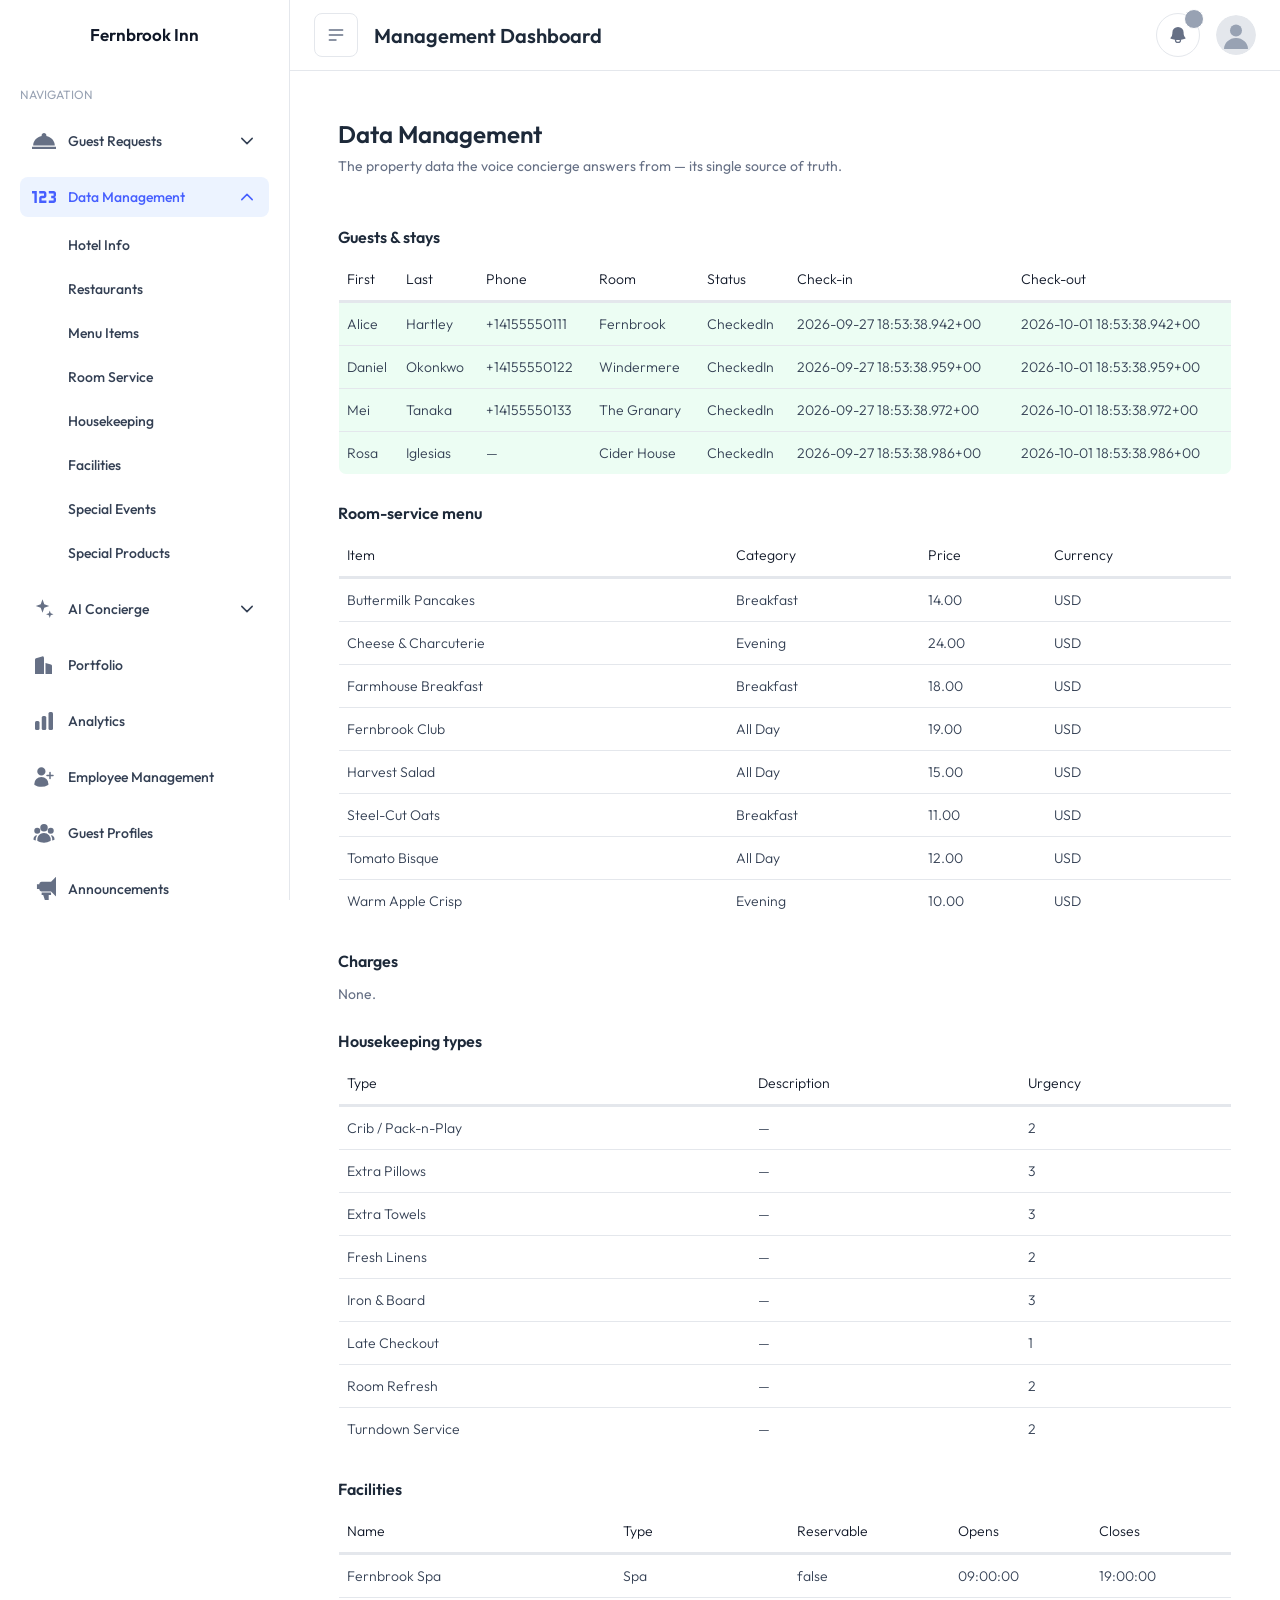
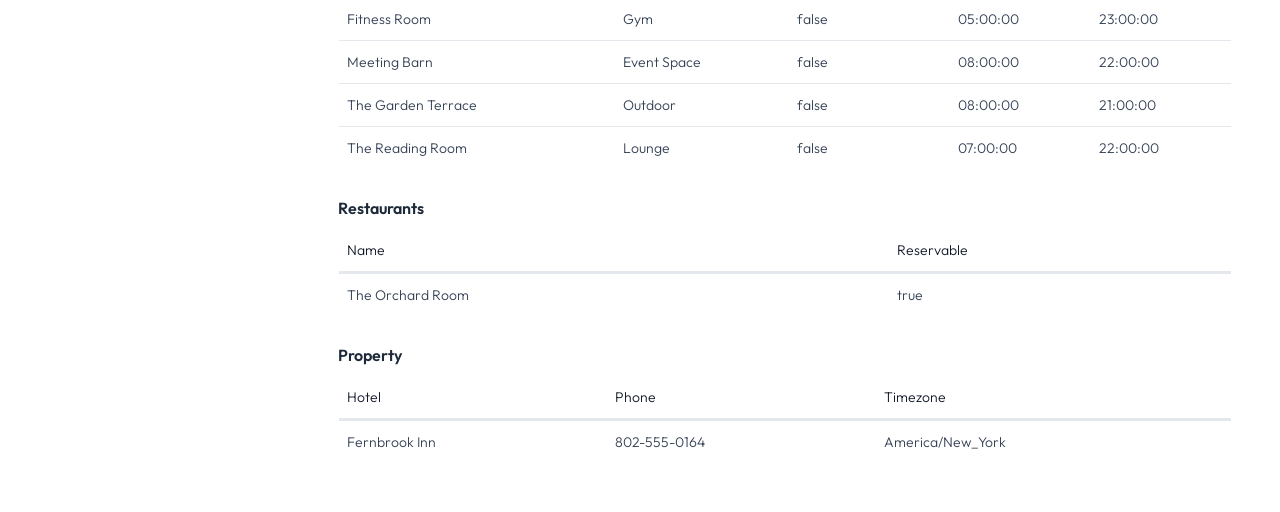
<file: data.html>
<!doctype html>
<html lang="en"><head><meta charset="utf-8"><meta name="viewport" content="width=device-width,initial-scale=1">
<title>Data Management</title><style>
  :root{
    --brand-50:#ECF3FF; --brand-100:#DDE9FF; --brand-500:#465FFF; --brand-600:#3641F5;
    --g-25:#FCFCFD; --g-50:#F9FAFB; --g-100:#F2F4F7; --g-200:#E4E7EC; --g-300:#D0D5DD;
    --g-400:#98A2B3; --g-500:#667085; --g-600:#475467; --g-700:#344054; --g-800:#1D2939; --g-900:#101828;
    --link:#1100D8; --link-hover:#0e00b8; --success-500:#12B76A; --success-50:#ECFDF3;
    --error-500:#F04438; --error-50:#FEF3F2; --danger:#EF4444; --purple:#5b0678;
    --blue-600:#2563EB; --blue-700:#1D4ED8; --blue-50:#EFF6FF; --blue-500:#3B82F6;
    --yellow-100:#FEF9C3; --yellow-200:#FEF08A; --yellow-500:#EAB308; --yellow-800:#854D0E;
    --sidebar:290px; --sidebar-collapsed:90px; --header:70px;
  }
  *{box-sizing:border-box}
  html,body{margin:0;padding:0}
  body{font-family:'Outfit',sans-serif;font-size:16px;background:#fff;color:var(--g-900);-webkit-font-smoothing:antialiased}
  a{color:inherit;text-decoration:none}
  button{font-family:inherit}
  svg{display:block}

  /* ---- sidebar (AppSidebar.tsx) ---- */
  .sidebar{position:fixed;left:0;top:0;height:100vh;width:var(--sidebar);background:#fff;
           border-right:1px solid var(--g-200);padding:0 20px;z-index:50;display:flex;flex-direction:column;
           transition:width .3s ease-in-out}
  .brand{padding:24px 0;display:flex;justify-content:center;cursor:pointer}
  .brand img{width:75%;height:auto}
  .brand .hname{font-size:17px;font-weight:600;color:var(--g-900);text-align:center;line-height:1.25}
  .navscroll{display:flex;flex-direction:column;flex-grow:1;overflow-y:auto;margin-top:16px;scrollbar-width:none}
  .navscroll::-webkit-scrollbar{display:none}
  .navsec{margin-bottom:16px;font-size:12px;line-height:20px;text-transform:uppercase;color:var(--g-400);display:flex}
  nav{margin-bottom:24px}
  nav>ul{display:flex;flex-direction:column;gap:16px;list-style:none;margin:0;padding:0}
  .menu-item{position:relative;display:flex;align-items:center;width:100%;gap:12px;padding:8px 12px;
             font-weight:500;border-radius:8px;font-size:14px;line-height:20px;cursor:pointer;
             background:none;border:0;text-align:left;color:var(--g-700)}
  .menu-item-active{background:var(--brand-50);color:var(--brand-500)}
  .menu-item-inactive:hover{background:var(--g-100)}
  .menu-item .ic{flex:none;display:block}
  .menu-item .ic svg{width:24px!important;height:24px!important;color:var(--g-500)}
  .menu-item-active .ic svg{color:var(--brand-500)}
  .menu-item .label{flex:1}
  .menu-item .caret{margin-left:auto;width:20px;height:20px;flex:none;transition:transform .2s}
  .menu-item .caret svg{width:20px;height:20px}
  .menu-item.open .caret{transform:rotate(180deg);color:var(--brand-500)}
  .submenu{overflow:hidden;transition:height .3s;height:0}
  .submenu>ul{margin:8px 0 0 36px;padding:0;list-style:none;display:flex;flex-direction:column;gap:4px}
  .menu-dropdown-item{position:relative;display:flex;align-items:center;gap:12px;border-radius:8px;
                      padding:10px 12px;font-size:14px;line-height:20px;font-weight:500;color:var(--g-700);cursor:pointer}
  .menu-dropdown-item:hover{background:var(--g-100)}
  .menu-dropdown-item.active{background:var(--brand-50);color:var(--brand-500)}
  .count{display:none;align-items:center;justify-content:center;min-width:20px;height:20px;padding:0 6px;
         margin-left:auto;font-size:12px;font-weight:500;color:#fff;background:var(--danger);border-radius:9999px}
  .count.show{display:inline-flex}
  .poweredby{display:flex;flex-direction:column;align-items:center;justify-content:center;padding:16px 0}
  .poweredby p{margin:0 0 8px;font-size:12px;color:var(--purple)}
  .poweredby img{width:150px;height:40px;object-fit:contain}
  .setuplink{display:block;margin-bottom:10px;font-size:12px;color:var(--g-500);text-decoration:underline}
  .setuplink:hover{color:var(--brand-500)}
  .setuplink.on{color:var(--brand-500);font-weight:600}

  /* collapsed (hamburger) */
  body.nav-collapsed .sidebar{width:var(--sidebar-collapsed)}
  body.nav-collapsed .sidebar .label,
  body.nav-collapsed .sidebar .caret,
  body.nav-collapsed .sidebar .count,
  body.nav-collapsed .submenu,
  body.nav-collapsed .poweredby,
  body.nav-collapsed .navsec span{display:none}
  body.nav-collapsed .menu-item{justify-content:center}
  body.nav-collapsed .main{margin-left:var(--sidebar-collapsed)}

  /* ---- header (AppHeader.tsx) ---- */
  .main{margin-left:var(--sidebar);min-height:100vh;display:flex;flex-direction:column;transition:margin-left .3s}
  .topbar{position:sticky;top:0;z-index:40;background:#fff;border-bottom:1px solid var(--g-200);display:flex;width:100%}
  .topbar .inner{display:flex;align-items:center;justify-content:space-between;flex-grow:1;padding:12px;height:var(--header)}
  .topbar h1{font-size:20px;font-weight:600;color:var(--g-800);margin:0}
  .topbar .left{display:flex;align-items:center;gap:16px}
  .topbar .right{display:flex;align-items:center;justify-content:flex-end;gap:16px;margin-left:auto}
  .hamburger{display:flex;align-items:center;justify-content:center;width:44px;height:44px;color:var(--g-500);
             border:1px solid var(--g-200);border-radius:8px;background:#fff;cursor:pointer}
  .hamburger:hover{background:var(--g-50)}
  .bell{position:relative;display:flex;align-items:center;justify-content:center;height:44px;width:44px;
        color:var(--g-500);border:1px solid var(--g-200);border-radius:9999px;background:#fff;cursor:pointer}
  .bell:hover{background:var(--g-100)}
  .bell svg{width:20px;height:20px}
  .bell .dot{position:absolute;right:-5px;top:-5px;height:20px;width:20px;border-radius:9999px;
             border:1px solid #fff;background:var(--g-400)}
  .avatar{width:40px;height:40px;border-radius:9999px;overflow:hidden;background:#fff;border:0;padding:0;cursor:pointer}
  .avatar svg{width:40px;height:40px;border-radius:9999px}
  @media (min-width:1024px){ .topbar .inner{padding:16px 24px} }

  /* ---- page ---- */
  .content{padding:16px;max-width:1536px;width:100%;margin:0 auto}
  @media (min-width:768px){ .content{padding:24px} }
  .page{display:flex;flex-direction:column;padding:24px;height:100%}
  .pagehead{margin-bottom:24px}
  .pagehead h2{font-size:24px;font-weight:600;color:var(--g-800);margin:0 0 8px}
  .pagehead p{font-size:14px;color:var(--g-500);margin:0}
  .scopewarn{margin:0 0 16px;border:1px solid #FEC84B;background:#FFFAEB;color:#93370D;
             border-radius:12px;padding:12px 16px;font-size:13px}
  .placeholder{display:flex;align-items:center;justify-content:center;height:320px;color:var(--g-500);font-size:14px;
               border:1px dashed var(--g-300);border-radius:12px;text-align:center;padding:24px}

  /* ---- tabs (RequestsTab.tsx) ---- */
  .tabs{width:100%;border-bottom:4px solid var(--g-200);display:flex;align-items:center;gap:6px;margin-bottom:16px}
  .tab{padding:8px 12px;height:36px;font-size:14px;font-weight:300;color:var(--g-900);background:none;border:0;cursor:pointer;white-space:nowrap}
  .tab:hover{color:var(--g-900)}
  .tab.active{font-weight:700;border-bottom:3px solid var(--g-900);margin-bottom:-2px;padding-top:.5px;padding-bottom:.5px}

  /* ---- toolbar (RequestsToolbar.tsx + SearchBar.tsx) ---- */
  .toolbar{display:flex;flex-wrap:wrap;align-items:center;gap:12px;margin-bottom:16px}
  .tbleft{display:flex;align-items:center;gap:8px;flex:1 1 auto;min-width:260px}
  .tbright{display:flex;flex-wrap:wrap;align-items:center;gap:8px;flex:0 0 auto}
  .iconbtn{padding:8px;border-radius:6px;border:1px solid var(--g-200);background:#fff;cursor:pointer;
           display:inline-flex;align-items:center;justify-content:center;color:var(--g-600)}
  .iconbtn:hover{background:var(--g-100)}
  .iconbtn svg{width:20px;height:20px}
  .searchwrap{display:flex;align-items:center;width:100%;flex:1}
  .searchrel{position:relative;flex-grow:1}
  .searchrel input{width:100%;padding:8px 48px 8px 12px;border:1px solid var(--g-300);border-radius:4px;
                   background:var(--g-50);color:var(--g-800);font:inherit;font-size:14px;outline:none}
  .searchrel input:focus{box-shadow:0 0 0 2px var(--blue-500)}
  .clearx{position:absolute;right:12px;top:10px;background:none;border:0;color:var(--g-400);cursor:pointer;padding:0}
  .clearx:hover{color:var(--g-600)}
  .clearx svg{width:20px;height:20px}
  .searchgo{margin-left:8px;background:var(--blue-600);color:#fff;padding:8px;border-radius:4px;border:0;cursor:pointer;
            display:inline-flex;align-items:center;justify-content:center}
  .searchgo:hover{background:var(--blue-700)}
  .searchgo svg{width:20px;height:20px}
  .chip{background:#fff;border:1px solid var(--g-100);border-radius:8px}
  .chip button{color:var(--g-900);background:none;border:0;cursor:pointer;padding:0}
  .chip .in{display:flex;align-items:center;gap:8px;margin:0 8px;font-weight:300;font-size:14px;padding:8px}
  .chip .in svg{width:20px;height:20px}
  .sel{position:relative;display:inline-block;width:224px}
  .sel>button{display:flex;width:100%;align-items:center;justify-content:space-between;padding:8px 16px;
              font-size:14px;color:var(--g-900);background:#fff;border:1px solid var(--g-200);border-radius:6px;cursor:pointer}
  .sel>button:hover{background:var(--g-100)}
  .sel>button>span:first-child{padding:0 16px}
  .sel>button svg{width:16px;height:16px}
  .menu{position:absolute;z-index:60;left:0;top:calc(100% + 8px);min-width:100%;background:#fff;
        border:1px solid var(--g-200);border-radius:12px;
        box-shadow:0 12px 16px -4px rgba(16,24,40,.08),0 4px 6px -2px rgba(16,24,40,.03);padding:8px;display:none}
  .menu.open{display:block}
  .menu button{display:block;width:100%;text-align:left;padding:8px 16px;font-size:14px;border:0;background:none;
               border-radius:6px;cursor:pointer;color:var(--g-700)}
  .menu button:hover{background:var(--g-100);color:var(--g-900)}
  /* The in-row status dropdown. Fixed minimum so the button does not resize as the label
     changes between "Submitted" and "In Progress". */
  .rowstatus{width:auto;min-width:120px}
  .rowstatus>button{padding:6px 10px}
  .rowstatus>button>span:first-child{padding:0}
  /* Fixed, not absolute. .tablewrap declares overflow-x:auto, which silently computes overflow-y
     from visible to auto, making it a scroll box on both axes — an absolutely-positioned menu is
     then clipped to the table and adds a scrollbar instead of floating over the page. Fixed
     positioning escapes that; JS sets left/top from the trigger's rect. */
  .rowstatus .menu{position:fixed;min-width:150px;left:0;top:0}
  .starbtn{display:flex;align-items:center;justify-content:center;padding:8px 16px;font-size:14px;border-radius:6px;
           border:1px solid var(--g-200);background:#fff;color:var(--g-900);cursor:pointer}
  .starbtn svg{width:20px;height:20px}
  .starbtn.on{background:var(--yellow-100);color:var(--yellow-800);border-color:var(--yellow-200)}

  /* ---- table (GeneralReqs.tsx) ---- */
  .tablewrap{flex:1;overflow-x:auto;overflow-y:visible}
  table{min-width:100%;width:100%;border-collapse:collapse}
  thead{border-bottom:3px solid var(--g-200)}
  thead th,thead td{font-weight:300;font-size:.875rem;color:var(--g-900);text-align:start;white-space:nowrap;padding:12px 4px 12px 8px}
  thead td.star{width:48px;padding:12px 8px}
  th.c-guest{width:192px;padding:12px 4px 12px 8px}
  th.c-room{width:128px;padding:12px 4px 12px 4px}
  th.c-status{padding:12px 8px 12px 4px}
  th.c-time{padding:12px 16px 12px 8px}
  th.c-last{width:160px;padding:12px 8px}
  tbody tr{border-top:1px solid var(--g-200);cursor:pointer}
  tbody tr:first-child{border-top:0}
  tbody tr:hover{background:var(--g-50)}
  tbody tr.done{background:var(--g-50)}
  /* Deliberately NOT the .sel class: that one is the dropdown wrapper, and its
     display:inline-block / width:224px were landing on the <tr> too, collapsing the row. */
  tbody tr.rowsel{background:var(--blue-50);box-shadow:inset 4px 0 0 0 var(--blue-500)}
  tbody td{font-size:.875rem;font-weight:300;color:var(--link);vertical-align:middle;white-space:nowrap;padding:12px 4px 12px 8px}
  tbody td.star{width:48px;padding:12px 8px}
  tbody td.c-status{min-width:120px;padding:12px 8px 12px 4px}
  tbody td.c-time{padding:12px 16px 12px 8px}
  .starcell{background:none;border:0;cursor:pointer;padding:0;color:var(--g-500);display:inline-flex}
  .starcell svg{width:20px;height:20px}
  .starcell.on{color:var(--yellow-500)}
  .statusbtn{display:inline-flex;align-items:center;border:1px solid var(--g-300);border-radius:4px;
             padding:4px 8px;font-size:14px;background:var(--g-50);color:var(--g-900);cursor:pointer}
  .statusbtn:hover{background:var(--g-100)}
  .statusbtn>span{margin-right:8px;white-space:nowrap}
  .statusbtn svg{width:16px;height:16px}
  .empty{display:flex;align-items:center;justify-content:center;height:256px;color:var(--g-500);font-size:14px}

  /* ---- pagination ---- */
  .pager{margin-top:16px;display:flex;align-items:center;justify-content:space-between}
  .pager .grp{display:flex;align-items:center;gap:8px}
  .pager span{font-size:14px;color:var(--g-600)}
  .pager select{border:1px solid var(--g-300);border-radius:4px;padding:4px 32px 4px 12px;font:inherit;font-size:14px;background:#fff}
  .pager button{padding:4px 12px;border:1px solid var(--g-300);border-radius:4px;background:#fff;cursor:pointer;font:inherit;font-size:14px}
  .pager button:disabled{opacity:.5;cursor:default}
  .pager button:not(:disabled):hover{background:var(--g-50)}

  /* ---- drawer ---- */
  /* Starts below the header (z-index 40) rather than over it, so the hamburger stays clickable
     while a drawer is open. */
  .backdrop{position:fixed;inset:var(--header) 0 0 0;z-index:39;display:none}
  .backdrop.open{display:block}
  .drawer{position:fixed;right:0;top:var(--header);width:30%;min-width:380px;height:calc(100vh - var(--header));
          background:#fff;z-index:50;padding:20px;overflow-y:auto;transform:translateX(100%);
          transition:transform .3s ease-in-out;box-shadow:0 0 15px rgba(0,0,0,.1)}
  .drawer.open{transform:translateX(0)}
  .dnav{display:flex;justify-content:space-between;align-items:center;margin-bottom:8px}
  .dnav .grp{display:flex;align-items:center;gap:8px}
  /* Room-service order lines, at the prices quoted. */
  .otable{width:100%;border-collapse:collapse;font-size:13px}
  .otable th{text-align:left;font-size:11px;letter-spacing:.04em;text-transform:uppercase;color:var(--g-500);
             font-weight:500;padding:0 0 6px;border-bottom:1px solid var(--g-200)}
  .otable td{padding:8px 0;border-bottom:1px solid var(--g-100);vertical-align:top;color:var(--g-800)}
  .otable .oqty{width:52px;text-align:center}
  .otable .oamt{width:88px;text-align:right;font-variant-numeric:tabular-nums}
  .otable .ototal td{font-weight:600;border-bottom:0;padding-top:10px}
  .oinstr{display:block;font-size:12px;color:var(--g-500);margin-top:2px}
  /* Dispatch trail — who was told, on what channel, and whether it worked. */
  .drow{display:flex;flex-wrap:wrap;align-items:center;gap:8px;padding:8px 0;border-bottom:1px solid var(--g-100)}
  /* Outbound to the guest, as opposed to inbound to a department. Tinted so the two
     directions of the trail are distinguishable at a glance. */
  .drow.toguest{background:#F9FAFB;margin:0 -8px;padding-left:8px;padding-right:8px;border-radius:6px}
  .drow:last-child{border-bottom:0}
  .dchip{font-size:11px;font-weight:600;letter-spacing:.04em;padding:3px 8px;border-radius:6px;white-space:nowrap}
  .dchip.ok{background:#ECFDF3;color:#067647;border:1px solid #ABEFC6}
  .dchip.sim{background:#F2F4F7;color:#475467;border:1px solid #E4E7EC}
  .dchip.bad{background:#FEF3F2;color:#B42318;border:1px solid #FECDCA}
  .dwho{font-size:13px;color:var(--g-800)}
  .dwhen{font-size:12px;color:var(--g-500);margin-left:auto}
  .daddr{flex-basis:100%;font-size:12px;color:var(--g-500)}
  .dmuted{font-size:13px;color:var(--g-500);margin:6px 0}
  /* How a request arrived. Voice is the one worth noticing. */
  .chan{font-size:10px;font-weight:700;letter-spacing:.05em;padding:2px 6px;border-radius:5px;margin-left:6px;vertical-align:middle}
  .chan.voice{background:#EEF4FF;color:#3538CD;border:1px solid #C7D7FE}
  .chan.text{background:#F4F3FF;color:#5925DC;border:1px solid #D9D6FE}
  .chan.unver{background:#FFFAEB;color:#B54708;border:1px solid #FEDF89}
  .hotelswitch{display:flex;align-items:center;gap:8px;margin-right:12px;font-size:13px;color:var(--g-500)}
  .hotelswitch select{font:inherit;color:var(--g-800);padding:6px 10px;border:1px solid var(--g-300);
    border-radius:8px;background:#fff;max-width:220px}
  .chan.notified{background:#ECFDF3;color:#067647;border:1px solid #ABEFC6}
  /* Amber, not green: the request is legitimate but the caller was not the named guest. */
  .chan.companion{background:#FFFAEB;color:#B54708;border:1px solid #FEDF89}
  .pill{border:0;background:none;border-radius:9999px;padding:8px;cursor:pointer;color:var(--g-900);display:inline-flex}
  .pill:hover{background:var(--g-100)}
  .pill:disabled{opacity:.5;cursor:not-allowed}
  .pill svg{width:20px;height:20px}
  .pill.rot svg{transform:rotate(180deg)}
  .dstar{display:flex;align-items:center;gap:20px;margin-bottom:16px}
  .dstar p{margin:0;font-weight:300;color:var(--g-500);font-style:italic}
  .dstatus{display:flex;align-items:center;margin-bottom:16px}
  .dstatus>p{margin:0 8px 0 0;font-weight:500;color:var(--g-900)}
  .dnote{font-size:12px;color:var(--g-500);margin:0 0 8px}
  .drawer h3{font-size:18px;font-weight:600;color:var(--g-900);margin:0 0 8px;border-bottom:1px solid var(--g-200);padding-bottom:4px}
  .drawer h3.noline{border-bottom:0;padding-bottom:0;margin-bottom:16px}
  .dsec{margin-bottom:16px}
  .desc{background:var(--g-50);border:1px solid var(--g-200);border-radius:8px;padding:16px}
  .desc p{margin:0;font-weight:300;color:var(--g-900);font-size:16px;line-height:1.625;word-break:break-word}
  .kv{display:flex;align-items:flex-start;font-size:14px;margin-bottom:12px}
  .kv .k{width:112px;flex:none;font-weight:500;color:var(--g-700);margin:0}
  .kv .v{font-weight:300;color:var(--g-900);word-break:break-word;margin:0}
  .msgbox{border:1px solid var(--g-300);border-radius:8px;overflow:hidden}
  .msgbox input{width:100%;padding:8px 12px;background:#fff;color:var(--g-900);border:0;
                border-bottom:1px solid var(--g-300);font:inherit;font-size:14px;outline:none}
  .msgtype{padding:8px 12px;border-bottom:1px solid var(--g-300)}
  .msgtype label{display:block;font-size:12px;font-weight:500;color:var(--g-500);margin-bottom:4px}
  .msgtype select{width:100%;background:#fff;color:var(--g-900);font:inherit;font-size:14px;border-radius:6px;
                  padding:4px;border:1px solid var(--g-300);outline:none}
  .msgbox textarea{width:100%;padding:8px 12px 0;background:#fff;color:var(--g-900);border:0;
                   font:inherit;font-size:14px;outline:none;resize:vertical;min-height:74px}
  .msgbtns{display:grid;grid-template-columns:1fr 1fr;gap:12px;margin-top:12px}
  .msgbtns button{width:100%;padding:8px 16px;font-size:14px;font-weight:500;border-radius:6px;cursor:pointer}
  .btn-ghost{color:var(--g-700);background:var(--g-100);border:1px solid var(--g-300)}
  .btn-ghost:hover{background:var(--g-200)}
  .btn-send{color:#fff;background:var(--link);border:0}
  .btn-send:hover{background:var(--link-hover)}
  .btn-send:disabled{opacity:.5;cursor:not-allowed}

  /* ---- alert / toast (Alert.tsx) ---- */
  .alert{border-radius:12px;border:1px solid var(--success-500);background:var(--success-50);padding:16px;
         display:flex;align-items:flex-start;gap:12px}
  .alert .ai{margin-top:-2px;color:var(--success-500);flex:none}
  .alert h4{margin:0 0 4px;font-size:14px;font-weight:600;color:var(--g-800)}
  .alert p{margin:0;font-size:14px;color:var(--g-500)}
  .toast{position:fixed;bottom:16px;right:16px;z-index:50;display:none}
  .toast.show{display:block}
  .sel.picked > button{border-color:var(--brand-300,#B2CCFF);background:var(--brand-50,#F5F8FF);color:var(--g-800);font-weight:500}
  .inlinealert{margin-top:12px;display:none}
  .inlinealert.show{display:block}
  /* Failure variant of the same alert/toast markup. Every write used to swallow its errors, so a
     rejected request looked identical to a dead button — which is exactly how the status dropdown
     hid for two rounds of "it doesn't work". */
  .alert.bad{border-color:var(--error-500,#F04438);background:var(--error-50,#FEF3F2)}
  .alert.bad .ai{color:var(--error-500,#F04438)}

  /* ---- ground-truth page ---- */
  .gt h3{font-size:16px;font-weight:600;color:var(--g-800);margin:28px 0 10px;border-bottom:0;padding-bottom:0}
  .gt table{border:1px solid var(--g-200);border-radius:8px;overflow:hidden}
  .gt tbody td{color:var(--g-700)}
  .gt tbody tr{cursor:default}
  .gt tr.here td{background:var(--success-50)}

  /* ---- control panel ---- */
  .cards{display:grid;grid-template-columns:repeat(auto-fit,minmax(360px,1fr));gap:20px}
  .card{border:1px solid var(--g-200);border-radius:16px;background:#fff}
  .card>h3{margin:0;padding:20px 24px;font-size:16px;font-weight:600;color:var(--g-800);border-bottom:0}
  .card>h3 small{display:block;margin-top:4px;font-size:13px;font-weight:400;color:var(--g-500)}
  .card>.body{padding:20px 24px;border-top:1px solid var(--g-100)}
  .field{margin-bottom:14px}
  .field label{display:block;font-size:13px;font-weight:500;color:var(--g-700);margin-bottom:6px}
  .field input,.field select,.field textarea{width:100%;padding:9px 12px;border:1px solid var(--g-300);border-radius:8px;
    font:inherit;font-size:14px;color:var(--g-800);background:#fff;outline:none}
  .field input:focus,.field select:focus,.field textarea:focus{border-color:var(--brand-500);box-shadow:0 0 0 4px rgba(70,95,255,.12)}
  .field textarea{min-height:120px;font-family:ui-monospace,SFMono-Regular,Menlo,monospace;font-size:12px}
  .row2{display:grid;grid-template-columns:1fr 1fr;gap:12px}
  .btn{display:inline-flex;align-items:center;justify-content:center;gap:8px;padding:10px 18px;border-radius:8px;
       border:0;background:var(--brand-500);color:#fff;font:inherit;font-size:14px;font-weight:500;cursor:pointer}
  .btn:hover{background:var(--brand-600)}
  .btn:disabled{background:#9CB9FF;cursor:default}
  .btn.ghost{background:#fff;color:var(--g-700);border:1px solid var(--g-300)}
  .btn.ghost:hover{background:var(--g-50)}
  .btn.danger{background:#fff;color:#B42318;border:1px solid #FDA29B}
  .btn.danger:hover{background:var(--error-50)}
  .result{margin-top:14px;border-radius:8px;padding:12px 14px;font-size:13px;display:none}
  .result.ok{display:block;background:var(--success-50);border:1px solid var(--success-500);color:#054F31}
  .result.err{display:block;background:var(--error-50);border:1px solid var(--error-500);color:#912018}
  .statgrid{display:grid;grid-template-columns:1fr;gap:10px}
  .stat{display:flex;justify-content:space-between;gap:12px;font-size:14px;padding:8px 0;border-bottom:1px solid var(--g-100)}
  .stat .l{color:var(--g-500)}
  .stat .v{color:var(--g-900);font-weight:500;text-align:right;word-break:break-word}
  .hint{font-size:12px;color:var(--g-500);margin-top:8px;line-height:1.5}
  code{background:var(--g-100);border-radius:4px;padding:1px 5px;font-size:12px}

  @media (max-width:1024px){ .sidebar{display:none} .main{margin-left:0} .drawer{width:100%;min-width:0} }
</style>  <link rel="stylesheet" href="assets/fonts.css">
  <script src="assets/snapshot.js"></script>
  <script src="assets/offline.js"></script>
</head>
<body>

  <aside class="sidebar">
    <a class="brand" href="index.html" id="brandLink">
      <img id="hotelLogo" alt="Hotel Logo" style="display:none" />
      <span class="hname" id="hotelName">&nbsp;</span>
    </a>
    <div class="navscroll">
      <nav>
        <div class="navsec"><span>Navigation</span></div>
        <ul>
          <li>
            <button class="menu-item menu-item-inactive" data-submenu="requests">
              <span class="ic"><svg width="18" height="13" viewBox="0 0 18 13" fill="none" xmlns="http://www.w3.org/2000/svg"><path d="M9 0.5C9.47739 0.5 9.93523 0.680612 10.2728 1.0021C10.6104 1.32359 10.8 1.75963 10.8 2.21429C10.8 2.42 10.764 2.61714 10.692 2.80571C14.355 3.5 17.1 6.42286 17.1 9.92857H0.9C0.9 6.42286 3.645 3.5 7.308 2.80571C7.236 2.61714 7.2 2.42 7.2 2.21429C7.2 1.75963 7.38964 1.32359 7.72721 1.0021C8.06477 0.680612 8.52261 0.5 9 0.5ZM18 12.5H0V10.7857H18V12.5Z" fill="currentColor"/></svg></span><span class="label">Guest Requests</span>
              <span class="caret"><svg width="20" height="20" viewBox="0 0 20 20" fill="none" xmlns="http://www.w3.org/2000/svg"><path d="M4.79175 7.396L10.0001 12.6043L15.2084 7.396" stroke="currentColor" stroke-width="1.5" stroke-linecap="round" stroke-linejoin="round"/></svg></span>
            </button>
            <div class="submenu" data-for="requests">
              <ul>
                <li class="menu-dropdown-item" data-board="general"><span class="label">General</span><span class="count" id="c-general">0</span></li>
                <li class="menu-dropdown-item" data-board="dining"><span class="label">In-Room Dining</span><span class="count" id="c-dining">0</span></li>
                <li class="menu-dropdown-item" data-board="reservations"><span class="label">Reservations</span><span class="count" id="c-reservations">0</span></li>
                <li class="menu-dropdown-item" data-nav="messages"><span class="label">Message History</span></li>
              </ul>
            </div>
          </li>
          <li>
            <button class="menu-item menu-item-inactive open" data-submenu="data">
              <span class="ic"><svg width="20" height="11" viewBox="0 0 20 11" fill="none" xmlns="http://www.w3.org/2000/svg"><path d="M2 10.5V2.5H0V0.5H4V10.5H2ZM20 8.5C20 9.61 19.1 10.5 18 10.5H14V8.5H18V6.5H16V4.5H18V2.5H14V0.5H18C18.5304 0.5 19.0391 0.710714 19.4142 1.08579C19.7893 1.46086 20 1.96957 20 2.5V4C20 4.39782 19.842 4.77936 19.5607 5.06066C19.2794 5.34196 18.8978 5.5 18.5 5.5C18.8978 5.5 19.2794 5.65804 19.5607 5.93934C19.842 6.22064 20 6.60218 20 7V8.5ZM12 8.5V10.5H6V6.5C6 5.39 6.9 4.5 8 4.5H10V2.5H6V0.5H10C10.5304 0.5 11.0391 0.710714 11.4142 1.08579C11.7893 1.46086 12 1.96957 12 2.5V4.5C12 5.61 11.1 6.5 10 6.5H8V8.5H12Z" fill="currentColor"/></svg></span><span class="label">Data Management</span>
              <span class="caret"><svg width="20" height="20" viewBox="0 0 20 20" fill="none" xmlns="http://www.w3.org/2000/svg"><path d="M4.79175 7.396L10.0001 12.6043L15.2084 7.396" stroke="currentColor" stroke-width="1.5" stroke-linecap="round" stroke-linejoin="round"/></svg></span>
            </button>
            <div class="submenu" data-for="data">
              <ul>
                <li class="menu-dropdown-item" data-nav="data" data-section="property"><span class="label">Hotel Info</span></li>
                <li class="menu-dropdown-item" data-nav="data" data-section="restaurants"><span class="label">Restaurants</span></li>
                <li class="menu-dropdown-item" data-nav="data" data-section="menu"><span class="label">Menu Items</span></li>
                <li class="menu-dropdown-item" data-nav="data" data-section="menu"><span class="label">Room Service</span></li>
                <li class="menu-dropdown-item" data-nav="data" data-section="housekeeping"><span class="label">Housekeeping</span></li>
                <li class="menu-dropdown-item" data-nav="data" data-section="facilities"><span class="label">Facilities</span></li>
                <li class="menu-dropdown-item" data-nav="soon"><span class="label">Special Events</span></li>
                <li class="menu-dropdown-item" data-nav="soon"><span class="label">Special Products</span></li>
              </ul>
            </div>
          </li>
          <li>
            <button class="menu-item menu-item-inactive" data-submenu="ai">
              <span class="ic"><svg viewBox="0 0 24 24" fill="currentColor" xmlns="http://www.w3.org/2000/svg"><path d="M10.5 2.25 12.28 7.22 17.25 9 12.28 10.78 10.5 15.75 8.72 10.78 3.75 9 8.72 7.22 10.5 2.25Z"/><path d="M17.75 13.5 18.68 16.32 21.5 17.25 18.68 18.18 17.75 21 16.82 18.18 14 17.25 16.82 16.32 17.75 13.5Z"/></svg></span><span class="label">AI Concierge</span>
              <span class="caret"><svg width="20" height="20" viewBox="0 0 20 20" fill="none" xmlns="http://www.w3.org/2000/svg"><path d="M4.79175 7.396L10.0001 12.6043L15.2084 7.396" stroke="currentColor" stroke-width="1.5" stroke-linecap="round" stroke-linejoin="round"/></svg></span>
            </button>
            <div class="submenu" data-for="ai">
              <ul>
                <li class="menu-dropdown-item" data-nav="page" data-page="journeys.html"><span class="label">Guest Journeys</span></li>
                <li class="menu-dropdown-item" data-nav="page" data-page="knowledge.html"><span class="label">Knowledge Base</span></li>
                <li class="menu-dropdown-item" data-nav="page" data-page="agent.html"><span class="label">Agent Settings</span></li>
                <li class="menu-dropdown-item" data-nav="page" data-page="calls.html"><span class="label">Call Transcripts</span></li>
                <li class="menu-dropdown-item" data-nav="page" data-page="chat.html"><span class="label">Text the Concierge</span></li>
              </ul>
            </div>
          </li>
          <li><a class="menu-item menu-item-inactive" data-nav="page" data-page="portfolio.html"><span class="ic"><svg viewBox="0 0 24 24" fill="currentColor" xmlns="http://www.w3.org/2000/svg"><path d="M3 21V6.75a1.5 1.5 0 0 1 1.06-1.43l6-1.85A1.5 1.5 0 0 1 12 4.9V21H3Zm2.6-11.4h2.2v2.1H5.6V9.6Zm0 4.2h2.2v2.1H5.6v-2.1ZM13.5 21V9.9l5.44 1.63A1.5 1.5 0 0 1 20 12.97V21h-6.5Zm2.1-6.3h2.2v2.1h-2.2v-2.1Z"/></svg></span><span class="label">Portfolio</span></a></li>
          <li><a class="menu-item menu-item-inactive" data-nav="page" data-page="analytics.html"><span class="ic"><svg viewBox="0 0 24 24" fill="currentColor" xmlns="http://www.w3.org/2000/svg"><rect x="3" y="12" width="4.5" height="9" rx="1.5"/><rect x="9.75" y="7" width="4.5" height="14" rx="1.5"/><rect x="16.5" y="3" width="4.5" height="18" rx="1.5"/></svg></span><span class="label">Analytics</span></a></li>
          <li><a class="menu-item menu-item-inactive" data-nav="page" data-page="staff.html"><span class="ic"><svg viewBox="0 0 24 24" fill="currentColor" xmlns="http://www.w3.org/2000/svg"><path d="M5.25 6.375a4.125 4.125 0 1 1 8.25 0 4.125 4.125 0 0 1-8.25 0ZM2.25 19.125a7.125 7.125 0 0 1 14.25 0v.003l-.001.119a.75.75 0 0 1-.363.63 13.067 13.067 0 0 1-6.761 1.873c-2.472 0-4.786-.684-6.76-1.873a.75.75 0 0 1-.364-.63l-.001-.122ZM18.75 7.5a.75.75 0 0 0-1.5 0v2.25H15a.75.75 0 0 0 0 1.5h2.25v2.25a.75.75 0 0 0 1.5 0v-2.25H21a.75.75 0 0 0 0-1.5h-2.25V7.5Z"/></svg></span><span class="label">Employee Management</span></a></li>
          <li><a class="menu-item menu-item-inactive" data-nav="page" data-page="guests.html"><span class="ic"><svg viewBox="0 0 24 24" fill="currentColor" xmlns="http://www.w3.org/2000/svg"><path d="M8.25 6.75a3.75 3.75 0 1 1 7.5 0 3.75 3.75 0 0 1-7.5 0ZM15.75 9.75a3 3 0 1 1 6 0 3 3 0 0 1-6 0ZM2.25 9.75a3 3 0 1 1 6 0 3 3 0 0 1-6 0ZM6.31 15.117A6.745 6.745 0 0 1 12 12a6.745 6.745 0 0 1 6.709 7.498.75.75 0 0 1-.372.568A12.696 12.696 0 0 1 12 21.75c-2.305 0-4.47-.612-6.337-1.684a.75.75 0 0 1-.372-.568 6.787 6.787 0 0 1 1.019-4.38Z"/><path d="M5.082 14.254a8.287 8.287 0 0 0-1.308 5.135 9.687 9.687 0 0 1-1.764-.44l-.115-.04a.563.563 0 0 1-.373-.487l-.01-.121a3.75 3.75 0 0 1 3.57-4.047ZM20.226 19.389a8.287 8.287 0 0 0-1.308-5.135 3.75 3.75 0 0 1 3.57 4.047l-.01.121a.563.563 0 0 1-.373.486l-.115.04c-.567.2-1.156.349-1.764.441Z"/></svg></span><span class="label">Guest Profiles</span></a></li>
          <li><a class="menu-item menu-item-inactive" data-nav="soon"><span class="ic"><svg width="5" height="5" viewBox="0 0 10 17" fill="none" xmlns="http://www.w3.org/2000/svg"><path d="M1.66667 5.1C1.66667 4.165 2.41667 3.4 3.33333 3.4H10L13.3333 0H15V13.6H13.3333L10 10.2H3.33333C2.89131 10.2 2.46738 10.0209 2.15482 9.70208C1.84226 9.38327 1.66667 8.95087 1.66667 8.5H0V5.1H1.66667ZM8.33333 12.75V17H5.83333L4.44167 12.75H3.33333V11.05H10V12.75H8.33333Z" fill="currentColor"/></svg></span><span class="label">Announcements</span></a></li>
          <li><a class="menu-item menu-item-inactive" data-nav="soon"><span class="ic"><svg viewBox="0 0 24 24" fill="currentColor" xmlns="http://www.w3.org/2000/svg"><path fill-rule="evenodd" clip-rule="evenodd" d="M11.078 2.25c-.917 0-1.699.663-1.85 1.567L9.05 4.889c-.02.12-.115.26-.297.348a7.493 7.493 0 0 0-.986.57c-.166.115-.334.126-.45.083L6.3 5.508a1.875 1.875 0 0 0-2.282.819l-.922 1.597a1.875 1.875 0 0 0 .432 2.385l.84.692c.095.078.17.229.154.43a7.598 7.598 0 0 0 0 1.139c.015.2-.059.352-.153.43l-.841.692a1.875 1.875 0 0 0-.432 2.385l.922 1.597a1.875 1.875 0 0 0 2.282.818l1.019-.382c.115-.043.283-.031.45.082.312.214.641.405.985.57.182.088.277.228.297.35l.178 1.071c.151.904.933 1.567 1.85 1.567h1.844c.916 0 1.699-.663 1.85-1.567l.178-1.072c.02-.12.114-.26.297-.349.344-.165.673-.356.985-.57.167-.114.335-.125.45-.082l1.02.382a1.875 1.875 0 0 0 2.28-.819l.923-1.597a1.875 1.875 0 0 0-.432-2.385l-.84-.692c-.095-.078-.17-.229-.154-.43a7.614 7.614 0 0 0 0-1.139c-.016-.2.059-.352.153-.43l.84-.692c.708-.582.891-1.59.433-2.385l-.922-1.597a1.875 1.875 0 0 0-2.282-.818l-1.02.382c-.114.043-.282.031-.449-.083a7.49 7.49 0 0 0-.985-.57c-.183-.087-.277-.227-.297-.348l-.179-1.072a1.875 1.875 0 0 0-1.85-1.567h-1.843ZM12 15.75a3.75 3.75 0 1 0 0-7.5 3.75 3.75 0 0 0 0 7.5Z"/></svg></span><span class="label">Settings</span></a></li>
        </ul>
      </nav>
      <div class="poweredby">
        <a class="setuplink" href="setup.html">Demo setup</a>
        <p>Powered by</p>
        <img src="assets/selfserve-logo.png" alt="Logo" width="150" height="40" />
      </div>
    </div>
  </aside>
<div class="main">

  <header class="topbar"><div class="inner">
    <div class="left">
      <button class="hamburger" id="navToggle" aria-label="Toggle Sidebar"><svg width="16" height="12" viewBox="0 0 16 12" fill="none" xmlns="http://www.w3.org/2000/svg"><path fill-rule="evenodd" clip-rule="evenodd" d="M0.583252 1C0.583252 0.585788 0.919038 0.25 1.33325 0.25H14.6666C15.0808 0.25 15.4166 0.585786 15.4166 1C15.4166 1.41421 15.0808 1.75 14.6666 1.75L1.33325 1.75C0.919038 1.75 0.583252 1.41422 0.583252 1ZM0.583252 11C0.583252 10.5858 0.919038 10.25 1.33325 10.25L7.99992 10.25C8.41413 10.25 8.74992 10.5858 8.74992 11C8.74992 11.4142 8.41413 11.75 7.99992 11.75L1.33325 11.75C0.919038 11.75 0.583252 11.4142 0.583252 11ZM1.33325 5.25C0.919038 5.25 0.583252 5.58579 0.583252 6C0.583252 6.41421 0.919038 6.75 1.33325 6.75L14.6666 6.75C15.0808 6.75 15.4166 6.41421 15.4166 6C15.4166 5.58579 15.0808 5.25 14.6666 5.25L1.33325 5.25Z" fill="currentColor"/></svg></button>
      <h1>Management Dashboard</h1>
    </div>
    <div class="right">
      <!-- Property switcher. The board and data pages scope to ?hotelId=, which previously could
           only be set by typing a UUID into the URL — so a second property was effectively
           invisible. Hidden until a page populates it (the setup page has its own pickers). -->
      <label class="hotelswitch" id="hotelSwitchWrap" style="display:none">
        <span>Property</span>
        <select id="hotelSwitch" aria-label="Switch property"></select>
      </label>
      <button class="bell" aria-label="Push notifications"><span class="dot"></span><svg viewBox="0 0 24 24" fill="currentColor" xmlns="http://www.w3.org/2000/svg"><path fill-rule="evenodd" clip-rule="evenodd" d="M5.25 9a6.75 6.75 0 0 1 13.5 0v.75c0 2.123.8 4.057 2.118 5.52a.75.75 0 0 1-.297 1.206c-1.544.57-3.16.99-4.831 1.243a3.75 3.75 0 1 1-7.48 0 24.585 24.585 0 0 1-4.831-1.244.75.75 0 0 1-.298-1.205A8.217 8.217 0 0 0 5.25 9.75V9Zm4.502 8.9a2.25 2.25 0 1 0 4.496 0 25.057 25.057 0 0 1-4.496 0Z"/></svg></button>
      <button class="avatar" aria-label="Open user menu"><svg viewBox="0 0 40 40" xmlns="http://www.w3.org/2000/svg"><rect width="40" height="40" fill="#E4E7EC"/><circle cx="20" cy="15.5" r="6" fill="#98A2B3"/><path d="M8 34c0-6.075 5.373-11 12-11s12 4.925 12 11" fill="#98A2B3"/></svg></button>
    </div>
  </div></header>
  <div class="content"><div class="page gt">
    <div class="pagehead"><h2>Data Management</h2>
      <p>The property data the voice concierge answers from — its single source of truth.</p></div>
    <div id="out"></div>
  </div></div>
</div>
<script>

  (function(){
    function setH(el, open){ el.style.height = open ? (el.firstElementChild.offsetHeight + 8) + 'px' : '0px'; }
    document.querySelectorAll('.menu-item[data-submenu]').forEach(function(btn){
      var panel = document.querySelector('.submenu[data-for="' + btn.getAttribute('data-submenu') + '"]');
      if(!panel) return;
      setH(panel, btn.classList.contains('open'));
      if(btn.classList.contains('open')) btn.classList.add('menu-item-active');
      btn.addEventListener('click', function(){
        var open = !btn.classList.contains('open');
        btn.classList.toggle('open', open);
        btn.classList.toggle('menu-item-active', open);
        setH(panel, open);
      });
    });
    var t = document.getElementById('navToggle');
    if(t) t.addEventListener('click', function(){ document.body.classList.toggle('nav-collapsed'); });
  })();


  function navNotice(msg){
    var n = document.getElementById('navNotice');
    if(!n){
      n = document.createElement('div');
      n.id = 'navNotice';
      n.style.cssText = 'position:fixed;left:50%;transform:translateX(-50%);bottom:24px;z-index:80;' +
        'background:#101828;color:#fff;font-size:14px;padding:12px 16px;border-radius:10px;' +
        'box-shadow:0 8px 24px rgba(16,24,40,.24);max-width:min(560px,90vw);text-align:center';
      document.body.appendChild(n);
    }
    n.textContent = msg;
    n.style.display = 'block';
    clearTimeout(n._t);
    n._t = setTimeout(function(){ n.style.display = 'none'; }, 4000);
  }

  /**
   * Populate the header's property switcher and navigate on change, preserving the current page.
   * Called by whichever page has the hotel list; pages that do not call it keep it hidden.
   */
  function wireHotelSwitcher(hotels, currentId){
    var wrap = document.getElementById('hotelSwitchWrap'), sel = document.getElementById('hotelSwitch');
    if(!wrap || !sel || !hotels || hotels.length < 2) return;   // nothing to switch between
    sel.innerHTML = hotels.map(function(h){
      return '<option value="'+h.id+'"'+(h.id===currentId?' selected':'')+'>'+
             String(h.name||'(unnamed)').replace(/[&<>"]/g, function(c){
               return {'&':'&amp;','<':'&lt;','>':'&gt;','"':'&quot;'}[c]; })+'</option>';
    }).join('');
    wrap.style.display = 'flex';
    sel.onchange = function(){
      var u = new URL(location.href);
      u.searchParams.set('hotelId', sel.value);
      location.href = u.toString();
    };
  }

  function wireNav(hotelId, opts){
    opts = opts || {};
    var qs = hotelId ? ('?hotelId=' + encodeURIComponent(hotelId)) : '';
    var NOT_IN_DEMO = 'That screen is part of the full SelfServe dashboard and is not included in this demo.';

    document.querySelectorAll('.menu-dropdown-item[data-board]').forEach(function(li){
      li.onclick = function(){
        if(opts.onBoard) return opts.onBoard(li);
        // Carry the chosen board across so the target page opens on it, rather than always General.
        location.href = 'index.html' + qs + (qs ? '&' : '?') + 'board=' + encodeURIComponent(li.getAttribute('data-board'));
      };
    });

    document.querySelectorAll('[data-nav="data"]').forEach(function(el){
      var sec = el.getAttribute('data-section') || '';
      el.onclick = function(){
        if(opts.page === 'data'){
          document.querySelectorAll('.menu-dropdown-item').forEach(function(x){ x.classList.remove('active'); });
          el.classList.add('active');
          var t = sec && document.getElementById('sec-' + sec);
          if(t) t.scrollIntoView({ behavior:'smooth', block:'start' });
          else navNotice('That section is still loading.');
          return;
        }
        location.href = 'data.html' + qs + (sec ? ('#sec-' + sec) : '');
      };
    });

    // Plain page destinations. Keeps ?hotelId= so the property survives the jump.
    document.querySelectorAll('[data-nav="page"]').forEach(function(el){
      el.onclick = function(){ location.href = el.getAttribute('data-page') + qs; };
    });

    document.querySelectorAll('[data-nav="soon"], [data-nav="messages"]').forEach(function(el){
      el.onclick = function(){ navNotice(NOT_IN_DEMO); };
    });

    // The bell and the avatar were bound nowhere on any page, while the avatar advertised
    // aria-label="Open user menu". Say what they are instead of leaving dead buttons.
    var bell = document.querySelector('.topbar .bell');
    if(bell) bell.onclick = function(){
      navNotice('Push notifications go to the guest app in the full product. This demo notifies staff by SMS — see the Dispatch section of any request.');
    };
    var avatar = document.querySelector('.topbar .avatar');
    if(avatar) avatar.onclick = function(){
      navNotice('Signed in as the demo operator. Sign-in and roles are part of the full dashboard.');
    };
  }

(function(){
  var HOTEL_ID = new URLSearchParams(location.search).get('hotelId') || '';
  function esc(s){ return String(s==null?'':s).replace(/[&<>"']/g, function(c){
    return {'&':'&amp;','<':'&lt;','>':'&gt;','"':'&quot;',"'":'&#39;'}[c]; }); }
  function table(rows, cols, rowClass){
    if(!rows || !rows.length) return '<p style="font-size:14px;color:#667085">None.</p>';
    var h = '<table><thead><tr>';
    cols.forEach(function(c){ h += '<th>'+esc(c[1])+'</th>'; });
    h += '</tr></thead><tbody>';
    rows.forEach(function(r){
      h += '<tr class="'+(rowClass?rowClass(r):'')+'">';
      cols.forEach(function(c){ var v = r[c[0]]; h += '<td>'+esc(v==null||v===''?'—':v)+'</td>'; });
      h += '</tr>';
    });
    return h + '</tbody></table>';
  }
  fetch('/demo/data.json' + (HOTEL_ID?('?hotelId='+encodeURIComponent(HOTEL_ID)):''), {cache:'no-store'})
    .then(function(r){ return r.json(); }).then(function(d){
      var o = '';
      o += '<h3 id="sec-guests">Guests &amp; stays</h3>' + table(d.guests,
        [['first','First'],['last','Last'],['phone','Phone'],['room','Room'],['status','Status'],['checkIn','Check-in'],['checkOut','Check-out']],
        function(r){ return (r.status==='CheckedIn') ? 'here' : ''; });
      o += '<h3 id="sec-menu">Room-service menu</h3>' + table(d.menu, [['item','Item'],['category','Category'],['amount','Price'],['currency','Currency']]);
      o += '<h3 id="sec-charges">Charges</h3>' + table(d.charges, [['first','First'],['last','Last'],['description','Description'],['amount','Amount'],['currency','Currency'],['paid','Paid']]);
      o += '<h3 id="sec-housekeeping">Housekeeping types</h3>' + table(d.housekeeping, [['type','Type'],['description','Description'],['urgency','Urgency']]);
      o += '<h3 id="sec-facilities">Facilities</h3>' + table(d.facilities, [['name','Name'],['type','Type'],['reservable','Reservable'],['open','Opens'],['close','Closes']]);
      o += '<h3 id="sec-restaurants">Restaurants</h3>' + table(d.restaurants, [['name','Name'],['reservable','Reservable']]);
      o += '<h3 id="sec-property">Property</h3>' + table(d.hotels, [['name','Hotel'],['phone','Phone'],['timezone','Timezone']]);
      document.getElementById('out').innerHTML = o;
      // The brand slot sat blank on this page while the board filled it in.
      var nm = document.getElementById('hotelName');
      if(nm){ nm.style.display = 'block'; nm.textContent = (d.hotels && d.hotels.length === 1 && d.hotels[0].name) || 'All properties'; }
      wireHotelSwitcher(d.allHotels, HOTEL_ID || (d.hotels && d.hotels[0] && d.hotels[0].id));
      // The sections only exist once the fetch resolves, so a #sec- link from another page has to
      // be honoured here rather than by the browser's own hash handling.
      var want = location.hash && document.getElementById(location.hash.slice(1));
      if(want) want.scrollIntoView({ block:'start' });
    }).catch(function(){ document.getElementById('out').textContent = 'Could not load data.'; });

  wireNav(HOTEL_ID, { page:'data' });
  // The board's own nav items link back to it from here.
  document.getElementById('brandLink').setAttribute('href', 'index.html' + (HOTEL_ID ? ('?hotelId='+encodeURIComponent(HOTEL_ID)) : ''));
  document.querySelector('.setuplink').setAttribute('href', '/demo/setup' + (HOTEL_ID ? ('?hotelId='+encodeURIComponent(HOTEL_ID)) : ''));
})();
</script>
</body></html>
</file>
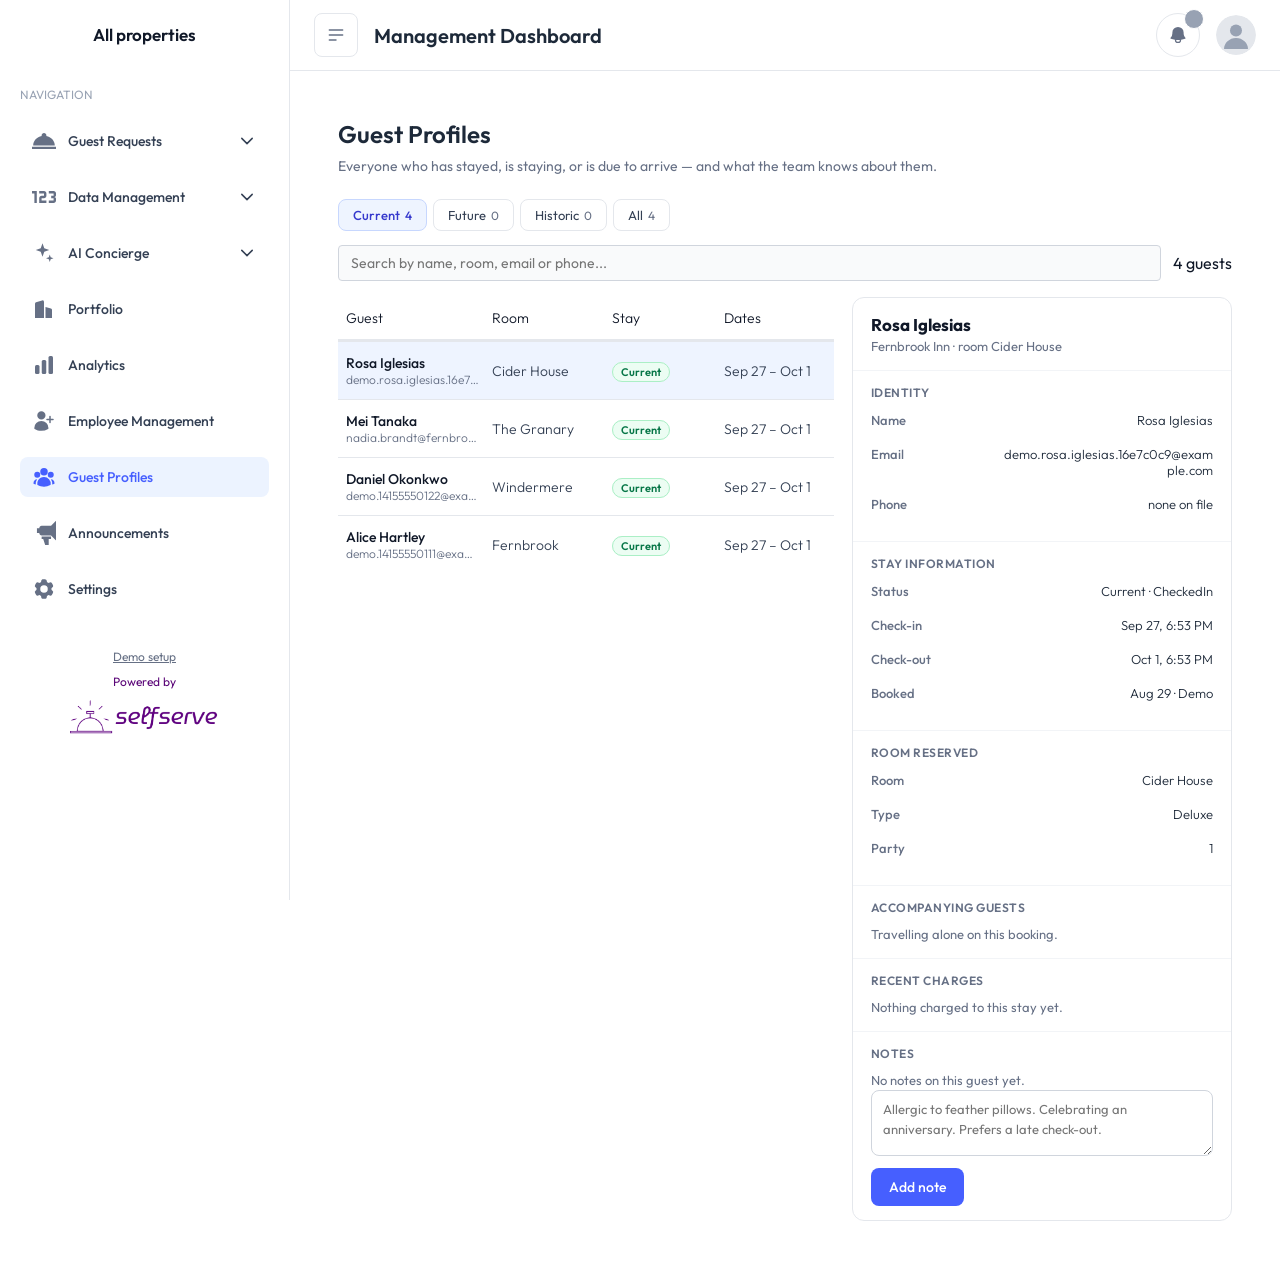
<file: guests.html>
<!doctype html>
<html lang="en"><head><meta charset="utf-8"><meta name="viewport" content="width=device-width,initial-scale=1">
<title>Guest Profiles</title><style>
  :root{
    --brand-50:#ECF3FF; --brand-100:#DDE9FF; --brand-500:#465FFF; --brand-600:#3641F5;
    --g-25:#FCFCFD; --g-50:#F9FAFB; --g-100:#F2F4F7; --g-200:#E4E7EC; --g-300:#D0D5DD;
    --g-400:#98A2B3; --g-500:#667085; --g-600:#475467; --g-700:#344054; --g-800:#1D2939; --g-900:#101828;
    --link:#1100D8; --link-hover:#0e00b8; --success-500:#12B76A; --success-50:#ECFDF3;
    --error-500:#F04438; --error-50:#FEF3F2; --danger:#EF4444; --purple:#5b0678;
    --blue-600:#2563EB; --blue-700:#1D4ED8; --blue-50:#EFF6FF; --blue-500:#3B82F6;
    --yellow-100:#FEF9C3; --yellow-200:#FEF08A; --yellow-500:#EAB308; --yellow-800:#854D0E;
    --sidebar:290px; --sidebar-collapsed:90px; --header:70px;
  }
  *{box-sizing:border-box}
  html,body{margin:0;padding:0}
  body{font-family:'Outfit',sans-serif;font-size:16px;background:#fff;color:var(--g-900);-webkit-font-smoothing:antialiased}
  a{color:inherit;text-decoration:none}
  button{font-family:inherit}
  svg{display:block}

  /* ---- sidebar (AppSidebar.tsx) ---- */
  .sidebar{position:fixed;left:0;top:0;height:100vh;width:var(--sidebar);background:#fff;
           border-right:1px solid var(--g-200);padding:0 20px;z-index:50;display:flex;flex-direction:column;
           transition:width .3s ease-in-out}
  .brand{padding:24px 0;display:flex;justify-content:center;cursor:pointer}
  .brand img{width:75%;height:auto}
  .brand .hname{font-size:17px;font-weight:600;color:var(--g-900);text-align:center;line-height:1.25}
  .navscroll{display:flex;flex-direction:column;flex-grow:1;overflow-y:auto;margin-top:16px;scrollbar-width:none}
  .navscroll::-webkit-scrollbar{display:none}
  .navsec{margin-bottom:16px;font-size:12px;line-height:20px;text-transform:uppercase;color:var(--g-400);display:flex}
  nav{margin-bottom:24px}
  nav>ul{display:flex;flex-direction:column;gap:16px;list-style:none;margin:0;padding:0}
  .menu-item{position:relative;display:flex;align-items:center;width:100%;gap:12px;padding:8px 12px;
             font-weight:500;border-radius:8px;font-size:14px;line-height:20px;cursor:pointer;
             background:none;border:0;text-align:left;color:var(--g-700)}
  .menu-item-active{background:var(--brand-50);color:var(--brand-500)}
  .menu-item-inactive:hover{background:var(--g-100)}
  .menu-item .ic{flex:none;display:block}
  .menu-item .ic svg{width:24px!important;height:24px!important;color:var(--g-500)}
  .menu-item-active .ic svg{color:var(--brand-500)}
  .menu-item .label{flex:1}
  .menu-item .caret{margin-left:auto;width:20px;height:20px;flex:none;transition:transform .2s}
  .menu-item .caret svg{width:20px;height:20px}
  .menu-item.open .caret{transform:rotate(180deg);color:var(--brand-500)}
  .submenu{overflow:hidden;transition:height .3s;height:0}
  .submenu>ul{margin:8px 0 0 36px;padding:0;list-style:none;display:flex;flex-direction:column;gap:4px}
  .menu-dropdown-item{position:relative;display:flex;align-items:center;gap:12px;border-radius:8px;
                      padding:10px 12px;font-size:14px;line-height:20px;font-weight:500;color:var(--g-700);cursor:pointer}
  .menu-dropdown-item:hover{background:var(--g-100)}
  .menu-dropdown-item.active{background:var(--brand-50);color:var(--brand-500)}
  .count{display:none;align-items:center;justify-content:center;min-width:20px;height:20px;padding:0 6px;
         margin-left:auto;font-size:12px;font-weight:500;color:#fff;background:var(--danger);border-radius:9999px}
  .count.show{display:inline-flex}
  .poweredby{display:flex;flex-direction:column;align-items:center;justify-content:center;padding:16px 0}
  .poweredby p{margin:0 0 8px;font-size:12px;color:var(--purple)}
  .poweredby img{width:150px;height:40px;object-fit:contain}
  .setuplink{display:block;margin-bottom:10px;font-size:12px;color:var(--g-500);text-decoration:underline}
  .setuplink:hover{color:var(--brand-500)}
  .setuplink.on{color:var(--brand-500);font-weight:600}

  /* collapsed (hamburger) */
  body.nav-collapsed .sidebar{width:var(--sidebar-collapsed)}
  body.nav-collapsed .sidebar .label,
  body.nav-collapsed .sidebar .caret,
  body.nav-collapsed .sidebar .count,
  body.nav-collapsed .submenu,
  body.nav-collapsed .poweredby,
  body.nav-collapsed .navsec span{display:none}
  body.nav-collapsed .menu-item{justify-content:center}
  body.nav-collapsed .main{margin-left:var(--sidebar-collapsed)}

  /* ---- header (AppHeader.tsx) ---- */
  .main{margin-left:var(--sidebar);min-height:100vh;display:flex;flex-direction:column;transition:margin-left .3s}
  .topbar{position:sticky;top:0;z-index:40;background:#fff;border-bottom:1px solid var(--g-200);display:flex;width:100%}
  .topbar .inner{display:flex;align-items:center;justify-content:space-between;flex-grow:1;padding:12px;height:var(--header)}
  .topbar h1{font-size:20px;font-weight:600;color:var(--g-800);margin:0}
  .topbar .left{display:flex;align-items:center;gap:16px}
  .topbar .right{display:flex;align-items:center;justify-content:flex-end;gap:16px;margin-left:auto}
  .hamburger{display:flex;align-items:center;justify-content:center;width:44px;height:44px;color:var(--g-500);
             border:1px solid var(--g-200);border-radius:8px;background:#fff;cursor:pointer}
  .hamburger:hover{background:var(--g-50)}
  .bell{position:relative;display:flex;align-items:center;justify-content:center;height:44px;width:44px;
        color:var(--g-500);border:1px solid var(--g-200);border-radius:9999px;background:#fff;cursor:pointer}
  .bell:hover{background:var(--g-100)}
  .bell svg{width:20px;height:20px}
  .bell .dot{position:absolute;right:-5px;top:-5px;height:20px;width:20px;border-radius:9999px;
             border:1px solid #fff;background:var(--g-400)}
  .avatar{width:40px;height:40px;border-radius:9999px;overflow:hidden;background:#fff;border:0;padding:0;cursor:pointer}
  .avatar svg{width:40px;height:40px;border-radius:9999px}
  @media (min-width:1024px){ .topbar .inner{padding:16px 24px} }

  /* ---- page ---- */
  .content{padding:16px;max-width:1536px;width:100%;margin:0 auto}
  @media (min-width:768px){ .content{padding:24px} }
  .page{display:flex;flex-direction:column;padding:24px;height:100%}
  .pagehead{margin-bottom:24px}
  .pagehead h2{font-size:24px;font-weight:600;color:var(--g-800);margin:0 0 8px}
  .pagehead p{font-size:14px;color:var(--g-500);margin:0}
  .scopewarn{margin:0 0 16px;border:1px solid #FEC84B;background:#FFFAEB;color:#93370D;
             border-radius:12px;padding:12px 16px;font-size:13px}
  .placeholder{display:flex;align-items:center;justify-content:center;height:320px;color:var(--g-500);font-size:14px;
               border:1px dashed var(--g-300);border-radius:12px;text-align:center;padding:24px}

  /* ---- tabs (RequestsTab.tsx) ---- */
  .tabs{width:100%;border-bottom:4px solid var(--g-200);display:flex;align-items:center;gap:6px;margin-bottom:16px}
  .tab{padding:8px 12px;height:36px;font-size:14px;font-weight:300;color:var(--g-900);background:none;border:0;cursor:pointer;white-space:nowrap}
  .tab:hover{color:var(--g-900)}
  .tab.active{font-weight:700;border-bottom:3px solid var(--g-900);margin-bottom:-2px;padding-top:.5px;padding-bottom:.5px}

  /* ---- toolbar (RequestsToolbar.tsx + SearchBar.tsx) ---- */
  .toolbar{display:flex;flex-wrap:wrap;align-items:center;gap:12px;margin-bottom:16px}
  .tbleft{display:flex;align-items:center;gap:8px;flex:1 1 auto;min-width:260px}
  .tbright{display:flex;flex-wrap:wrap;align-items:center;gap:8px;flex:0 0 auto}
  .iconbtn{padding:8px;border-radius:6px;border:1px solid var(--g-200);background:#fff;cursor:pointer;
           display:inline-flex;align-items:center;justify-content:center;color:var(--g-600)}
  .iconbtn:hover{background:var(--g-100)}
  .iconbtn svg{width:20px;height:20px}
  .searchwrap{display:flex;align-items:center;width:100%;flex:1}
  .searchrel{position:relative;flex-grow:1}
  .searchrel input{width:100%;padding:8px 48px 8px 12px;border:1px solid var(--g-300);border-radius:4px;
                   background:var(--g-50);color:var(--g-800);font:inherit;font-size:14px;outline:none}
  .searchrel input:focus{box-shadow:0 0 0 2px var(--blue-500)}
  .clearx{position:absolute;right:12px;top:10px;background:none;border:0;color:var(--g-400);cursor:pointer;padding:0}
  .clearx:hover{color:var(--g-600)}
  .clearx svg{width:20px;height:20px}
  .searchgo{margin-left:8px;background:var(--blue-600);color:#fff;padding:8px;border-radius:4px;border:0;cursor:pointer;
            display:inline-flex;align-items:center;justify-content:center}
  .searchgo:hover{background:var(--blue-700)}
  .searchgo svg{width:20px;height:20px}
  .chip{background:#fff;border:1px solid var(--g-100);border-radius:8px}
  .chip button{color:var(--g-900);background:none;border:0;cursor:pointer;padding:0}
  .chip .in{display:flex;align-items:center;gap:8px;margin:0 8px;font-weight:300;font-size:14px;padding:8px}
  .chip .in svg{width:20px;height:20px}
  .sel{position:relative;display:inline-block;width:224px}
  .sel>button{display:flex;width:100%;align-items:center;justify-content:space-between;padding:8px 16px;
              font-size:14px;color:var(--g-900);background:#fff;border:1px solid var(--g-200);border-radius:6px;cursor:pointer}
  .sel>button:hover{background:var(--g-100)}
  .sel>button>span:first-child{padding:0 16px}
  .sel>button svg{width:16px;height:16px}
  .menu{position:absolute;z-index:60;left:0;top:calc(100% + 8px);min-width:100%;background:#fff;
        border:1px solid var(--g-200);border-radius:12px;
        box-shadow:0 12px 16px -4px rgba(16,24,40,.08),0 4px 6px -2px rgba(16,24,40,.03);padding:8px;display:none}
  .menu.open{display:block}
  .menu button{display:block;width:100%;text-align:left;padding:8px 16px;font-size:14px;border:0;background:none;
               border-radius:6px;cursor:pointer;color:var(--g-700)}
  .menu button:hover{background:var(--g-100);color:var(--g-900)}
  /* The in-row status dropdown. Fixed minimum so the button does not resize as the label
     changes between "Submitted" and "In Progress". */
  .rowstatus{width:auto;min-width:120px}
  .rowstatus>button{padding:6px 10px}
  .rowstatus>button>span:first-child{padding:0}
  /* Fixed, not absolute. .tablewrap declares overflow-x:auto, which silently computes overflow-y
     from visible to auto, making it a scroll box on both axes — an absolutely-positioned menu is
     then clipped to the table and adds a scrollbar instead of floating over the page. Fixed
     positioning escapes that; JS sets left/top from the trigger's rect. */
  .rowstatus .menu{position:fixed;min-width:150px;left:0;top:0}
  .starbtn{display:flex;align-items:center;justify-content:center;padding:8px 16px;font-size:14px;border-radius:6px;
           border:1px solid var(--g-200);background:#fff;color:var(--g-900);cursor:pointer}
  .starbtn svg{width:20px;height:20px}
  .starbtn.on{background:var(--yellow-100);color:var(--yellow-800);border-color:var(--yellow-200)}

  /* ---- table (GeneralReqs.tsx) ---- */
  .tablewrap{flex:1;overflow-x:auto;overflow-y:visible}
  table{min-width:100%;width:100%;border-collapse:collapse}
  thead{border-bottom:3px solid var(--g-200)}
  thead th,thead td{font-weight:300;font-size:.875rem;color:var(--g-900);text-align:start;white-space:nowrap;padding:12px 4px 12px 8px}
  thead td.star{width:48px;padding:12px 8px}
  th.c-guest{width:192px;padding:12px 4px 12px 8px}
  th.c-room{width:128px;padding:12px 4px 12px 4px}
  th.c-status{padding:12px 8px 12px 4px}
  th.c-time{padding:12px 16px 12px 8px}
  th.c-last{width:160px;padding:12px 8px}
  tbody tr{border-top:1px solid var(--g-200);cursor:pointer}
  tbody tr:first-child{border-top:0}
  tbody tr:hover{background:var(--g-50)}
  tbody tr.done{background:var(--g-50)}
  /* Deliberately NOT the .sel class: that one is the dropdown wrapper, and its
     display:inline-block / width:224px were landing on the <tr> too, collapsing the row. */
  tbody tr.rowsel{background:var(--blue-50);box-shadow:inset 4px 0 0 0 var(--blue-500)}
  tbody td{font-size:.875rem;font-weight:300;color:var(--link);vertical-align:middle;white-space:nowrap;padding:12px 4px 12px 8px}
  tbody td.star{width:48px;padding:12px 8px}
  tbody td.c-status{min-width:120px;padding:12px 8px 12px 4px}
  tbody td.c-time{padding:12px 16px 12px 8px}
  .starcell{background:none;border:0;cursor:pointer;padding:0;color:var(--g-500);display:inline-flex}
  .starcell svg{width:20px;height:20px}
  .starcell.on{color:var(--yellow-500)}
  .statusbtn{display:inline-flex;align-items:center;border:1px solid var(--g-300);border-radius:4px;
             padding:4px 8px;font-size:14px;background:var(--g-50);color:var(--g-900);cursor:pointer}
  .statusbtn:hover{background:var(--g-100)}
  .statusbtn>span{margin-right:8px;white-space:nowrap}
  .statusbtn svg{width:16px;height:16px}
  .empty{display:flex;align-items:center;justify-content:center;height:256px;color:var(--g-500);font-size:14px}

  /* ---- pagination ---- */
  .pager{margin-top:16px;display:flex;align-items:center;justify-content:space-between}
  .pager .grp{display:flex;align-items:center;gap:8px}
  .pager span{font-size:14px;color:var(--g-600)}
  .pager select{border:1px solid var(--g-300);border-radius:4px;padding:4px 32px 4px 12px;font:inherit;font-size:14px;background:#fff}
  .pager button{padding:4px 12px;border:1px solid var(--g-300);border-radius:4px;background:#fff;cursor:pointer;font:inherit;font-size:14px}
  .pager button:disabled{opacity:.5;cursor:default}
  .pager button:not(:disabled):hover{background:var(--g-50)}

  /* ---- drawer ---- */
  /* Starts below the header (z-index 40) rather than over it, so the hamburger stays clickable
     while a drawer is open. */
  .backdrop{position:fixed;inset:var(--header) 0 0 0;z-index:39;display:none}
  .backdrop.open{display:block}
  .drawer{position:fixed;right:0;top:var(--header);width:30%;min-width:380px;height:calc(100vh - var(--header));
          background:#fff;z-index:50;padding:20px;overflow-y:auto;transform:translateX(100%);
          transition:transform .3s ease-in-out;box-shadow:0 0 15px rgba(0,0,0,.1)}
  .drawer.open{transform:translateX(0)}
  .dnav{display:flex;justify-content:space-between;align-items:center;margin-bottom:8px}
  .dnav .grp{display:flex;align-items:center;gap:8px}
  /* Room-service order lines, at the prices quoted. */
  .otable{width:100%;border-collapse:collapse;font-size:13px}
  .otable th{text-align:left;font-size:11px;letter-spacing:.04em;text-transform:uppercase;color:var(--g-500);
             font-weight:500;padding:0 0 6px;border-bottom:1px solid var(--g-200)}
  .otable td{padding:8px 0;border-bottom:1px solid var(--g-100);vertical-align:top;color:var(--g-800)}
  .otable .oqty{width:52px;text-align:center}
  .otable .oamt{width:88px;text-align:right;font-variant-numeric:tabular-nums}
  .otable .ototal td{font-weight:600;border-bottom:0;padding-top:10px}
  .oinstr{display:block;font-size:12px;color:var(--g-500);margin-top:2px}
  /* Dispatch trail — who was told, on what channel, and whether it worked. */
  .drow{display:flex;flex-wrap:wrap;align-items:center;gap:8px;padding:8px 0;border-bottom:1px solid var(--g-100)}
  /* Outbound to the guest, as opposed to inbound to a department. Tinted so the two
     directions of the trail are distinguishable at a glance. */
  .drow.toguest{background:#F9FAFB;margin:0 -8px;padding-left:8px;padding-right:8px;border-radius:6px}
  .drow:last-child{border-bottom:0}
  .dchip{font-size:11px;font-weight:600;letter-spacing:.04em;padding:3px 8px;border-radius:6px;white-space:nowrap}
  .dchip.ok{background:#ECFDF3;color:#067647;border:1px solid #ABEFC6}
  .dchip.sim{background:#F2F4F7;color:#475467;border:1px solid #E4E7EC}
  .dchip.bad{background:#FEF3F2;color:#B42318;border:1px solid #FECDCA}
  .dwho{font-size:13px;color:var(--g-800)}
  .dwhen{font-size:12px;color:var(--g-500);margin-left:auto}
  .daddr{flex-basis:100%;font-size:12px;color:var(--g-500)}
  .dmuted{font-size:13px;color:var(--g-500);margin:6px 0}
  /* How a request arrived. Voice is the one worth noticing. */
  .chan{font-size:10px;font-weight:700;letter-spacing:.05em;padding:2px 6px;border-radius:5px;margin-left:6px;vertical-align:middle}
  .chan.voice{background:#EEF4FF;color:#3538CD;border:1px solid #C7D7FE}
  .chan.text{background:#F4F3FF;color:#5925DC;border:1px solid #D9D6FE}
  .chan.unver{background:#FFFAEB;color:#B54708;border:1px solid #FEDF89}
  .hotelswitch{display:flex;align-items:center;gap:8px;margin-right:12px;font-size:13px;color:var(--g-500)}
  .hotelswitch select{font:inherit;color:var(--g-800);padding:6px 10px;border:1px solid var(--g-300);
    border-radius:8px;background:#fff;max-width:220px}
  .chan.notified{background:#ECFDF3;color:#067647;border:1px solid #ABEFC6}
  /* Amber, not green: the request is legitimate but the caller was not the named guest. */
  .chan.companion{background:#FFFAEB;color:#B54708;border:1px solid #FEDF89}
  .pill{border:0;background:none;border-radius:9999px;padding:8px;cursor:pointer;color:var(--g-900);display:inline-flex}
  .pill:hover{background:var(--g-100)}
  .pill:disabled{opacity:.5;cursor:not-allowed}
  .pill svg{width:20px;height:20px}
  .pill.rot svg{transform:rotate(180deg)}
  .dstar{display:flex;align-items:center;gap:20px;margin-bottom:16px}
  .dstar p{margin:0;font-weight:300;color:var(--g-500);font-style:italic}
  .dstatus{display:flex;align-items:center;margin-bottom:16px}
  .dstatus>p{margin:0 8px 0 0;font-weight:500;color:var(--g-900)}
  .dnote{font-size:12px;color:var(--g-500);margin:0 0 8px}
  .drawer h3{font-size:18px;font-weight:600;color:var(--g-900);margin:0 0 8px;border-bottom:1px solid var(--g-200);padding-bottom:4px}
  .drawer h3.noline{border-bottom:0;padding-bottom:0;margin-bottom:16px}
  .dsec{margin-bottom:16px}
  .desc{background:var(--g-50);border:1px solid var(--g-200);border-radius:8px;padding:16px}
  .desc p{margin:0;font-weight:300;color:var(--g-900);font-size:16px;line-height:1.625;word-break:break-word}
  .kv{display:flex;align-items:flex-start;font-size:14px;margin-bottom:12px}
  .kv .k{width:112px;flex:none;font-weight:500;color:var(--g-700);margin:0}
  .kv .v{font-weight:300;color:var(--g-900);word-break:break-word;margin:0}
  .msgbox{border:1px solid var(--g-300);border-radius:8px;overflow:hidden}
  .msgbox input{width:100%;padding:8px 12px;background:#fff;color:var(--g-900);border:0;
                border-bottom:1px solid var(--g-300);font:inherit;font-size:14px;outline:none}
  .msgtype{padding:8px 12px;border-bottom:1px solid var(--g-300)}
  .msgtype label{display:block;font-size:12px;font-weight:500;color:var(--g-500);margin-bottom:4px}
  .msgtype select{width:100%;background:#fff;color:var(--g-900);font:inherit;font-size:14px;border-radius:6px;
                  padding:4px;border:1px solid var(--g-300);outline:none}
  .msgbox textarea{width:100%;padding:8px 12px 0;background:#fff;color:var(--g-900);border:0;
                   font:inherit;font-size:14px;outline:none;resize:vertical;min-height:74px}
  .msgbtns{display:grid;grid-template-columns:1fr 1fr;gap:12px;margin-top:12px}
  .msgbtns button{width:100%;padding:8px 16px;font-size:14px;font-weight:500;border-radius:6px;cursor:pointer}
  .btn-ghost{color:var(--g-700);background:var(--g-100);border:1px solid var(--g-300)}
  .btn-ghost:hover{background:var(--g-200)}
  .btn-send{color:#fff;background:var(--link);border:0}
  .btn-send:hover{background:var(--link-hover)}
  .btn-send:disabled{opacity:.5;cursor:not-allowed}

  /* ---- alert / toast (Alert.tsx) ---- */
  .alert{border-radius:12px;border:1px solid var(--success-500);background:var(--success-50);padding:16px;
         display:flex;align-items:flex-start;gap:12px}
  .alert .ai{margin-top:-2px;color:var(--success-500);flex:none}
  .alert h4{margin:0 0 4px;font-size:14px;font-weight:600;color:var(--g-800)}
  .alert p{margin:0;font-size:14px;color:var(--g-500)}
  .toast{position:fixed;bottom:16px;right:16px;z-index:50;display:none}
  .toast.show{display:block}
  .sel.picked > button{border-color:var(--brand-300,#B2CCFF);background:var(--brand-50,#F5F8FF);color:var(--g-800);font-weight:500}
  .inlinealert{margin-top:12px;display:none}
  .inlinealert.show{display:block}
  /* Failure variant of the same alert/toast markup. Every write used to swallow its errors, so a
     rejected request looked identical to a dead button — which is exactly how the status dropdown
     hid for two rounds of "it doesn't work". */
  .alert.bad{border-color:var(--error-500,#F04438);background:var(--error-50,#FEF3F2)}
  .alert.bad .ai{color:var(--error-500,#F04438)}

  /* ---- ground-truth page ---- */
  .gt h3{font-size:16px;font-weight:600;color:var(--g-800);margin:28px 0 10px;border-bottom:0;padding-bottom:0}
  .gt table{border:1px solid var(--g-200);border-radius:8px;overflow:hidden}
  .gt tbody td{color:var(--g-700)}
  .gt tbody tr{cursor:default}
  .gt tr.here td{background:var(--success-50)}

  /* ---- control panel ---- */
  .cards{display:grid;grid-template-columns:repeat(auto-fit,minmax(360px,1fr));gap:20px}
  .card{border:1px solid var(--g-200);border-radius:16px;background:#fff}
  .card>h3{margin:0;padding:20px 24px;font-size:16px;font-weight:600;color:var(--g-800);border-bottom:0}
  .card>h3 small{display:block;margin-top:4px;font-size:13px;font-weight:400;color:var(--g-500)}
  .card>.body{padding:20px 24px;border-top:1px solid var(--g-100)}
  .field{margin-bottom:14px}
  .field label{display:block;font-size:13px;font-weight:500;color:var(--g-700);margin-bottom:6px}
  .field input,.field select,.field textarea{width:100%;padding:9px 12px;border:1px solid var(--g-300);border-radius:8px;
    font:inherit;font-size:14px;color:var(--g-800);background:#fff;outline:none}
  .field input:focus,.field select:focus,.field textarea:focus{border-color:var(--brand-500);box-shadow:0 0 0 4px rgba(70,95,255,.12)}
  .field textarea{min-height:120px;font-family:ui-monospace,SFMono-Regular,Menlo,monospace;font-size:12px}
  .row2{display:grid;grid-template-columns:1fr 1fr;gap:12px}
  .btn{display:inline-flex;align-items:center;justify-content:center;gap:8px;padding:10px 18px;border-radius:8px;
       border:0;background:var(--brand-500);color:#fff;font:inherit;font-size:14px;font-weight:500;cursor:pointer}
  .btn:hover{background:var(--brand-600)}
  .btn:disabled{background:#9CB9FF;cursor:default}
  .btn.ghost{background:#fff;color:var(--g-700);border:1px solid var(--g-300)}
  .btn.ghost:hover{background:var(--g-50)}
  .btn.danger{background:#fff;color:#B42318;border:1px solid #FDA29B}
  .btn.danger:hover{background:var(--error-50)}
  .result{margin-top:14px;border-radius:8px;padding:12px 14px;font-size:13px;display:none}
  .result.ok{display:block;background:var(--success-50);border:1px solid var(--success-500);color:#054F31}
  .result.err{display:block;background:var(--error-50);border:1px solid var(--error-500);color:#912018}
  .statgrid{display:grid;grid-template-columns:1fr;gap:10px}
  .stat{display:flex;justify-content:space-between;gap:12px;font-size:14px;padding:8px 0;border-bottom:1px solid var(--g-100)}
  .stat .l{color:var(--g-500)}
  .stat .v{color:var(--g-900);font-weight:500;text-align:right;word-break:break-word}
  .hint{font-size:12px;color:var(--g-500);margin-top:8px;line-height:1.5}
  code{background:var(--g-100);border-radius:4px;padding:1px 5px;font-size:12px}

  @media (max-width:1024px){ .sidebar{display:none} .main{margin-left:0} .drawer{width:100%;min-width:0} }

  .gtabs{display:flex;gap:6px;margin-bottom:14px;flex-wrap:wrap}
  .gtabs button{background:#fff;border:1px solid var(--g-200);border-radius:8px;padding:7px 14px;
    font:inherit;font-size:13px;color:var(--g-700,#344054);cursor:pointer}
  .gtabs button:hover{border-color:#B2CCFF}
  .gtabs button.on{background:#EEF4FF;border-color:#C7D7FE;color:#3538CD;font-weight:500}
  .gtabs .n{color:var(--g-500);margin-left:5px;font-size:12px}
  .gtabs button.on .n{color:#3538CD}
  .glayout{display:grid;grid-template-columns:minmax(0,1fr) 380px;gap:18px;align-items:start}
  @media (max-width:1180px){ .glayout{grid-template-columns:1fr} }
  .gtable{table-layout:fixed;width:100%}
  .gtable th:nth-child(2),.gtable td:nth-child(2){width:120px}
  .gtable th:nth-child(3),.gtable td:nth-child(3){width:112px}
  .gtable th:nth-child(4),.gtable td:nth-child(4){width:118px}
  .grow{cursor:pointer}
  .grow:hover{background:var(--g-50,#F9FAFB)}
  .grow.on{background:#EEF4FF}
  .grow td{vertical-align:middle}
  .grow .nm{font-weight:500;color:var(--g-900);display:block;overflow:hidden;text-overflow:ellipsis;white-space:nowrap}
  .grow .em{font-size:12px;color:var(--g-500);display:block;overflow:hidden;text-overflow:ellipsis;white-space:nowrap}
  .rstat{font-size:11px;font-weight:600;padding:2px 8px;border-radius:11px;white-space:nowrap;
    background:var(--g-100);color:var(--g-600,#475467);border:1px solid var(--g-200)}
  .rstat.here{background:#ECFDF3;color:#067647;border-color:#ABEFC6}
  .rstat.soon{background:#EEF4FF;color:#3538CD;border-color:#C7D7FE}
  .gdetail{border:1px solid var(--g-200);border-radius:12px;background:#fff;position:sticky;top:16px}
  .gdetail .hd{padding:16px 18px;border-bottom:1px solid var(--g-100)}
  .gdetail .hd h3{margin:0;font-size:17px;color:var(--g-900)}
  .gdetail .hd .sub{font-size:13px;color:var(--g-500);margin-top:3px}
  .gsec{padding:14px 18px;border-bottom:1px solid var(--g-100)}
  .gsec:last-child{border-bottom:0}
  .gsec h4{margin:0 0 9px;font-size:12px;letter-spacing:.04em;text-transform:uppercase;
    color:var(--g-500);font-weight:600}
  .kv{display:flex;justify-content:space-between;gap:14px;font-size:13px;padding:3px 0}
  .kv .k{color:var(--g-500);flex:none}
  .kv .v{color:var(--g-800);text-align:right;word-break:break-word}
  .folio{font-size:13px}
  .folio .ln{display:flex;justify-content:space-between;gap:12px;padding:4px 0;
    border-bottom:1px solid var(--g-100)}
  .folio .ln:last-of-type{border-bottom:0}
  .folio .amt{font-variant-numeric:tabular-nums;color:var(--g-800);flex:none}
  .folio .tot{display:flex;justify-content:space-between;margin-top:8px;padding-top:8px;
    border-top:1px solid var(--g-200);font-weight:600;color:var(--g-900)}
  .note{border:1px solid var(--g-200);border-radius:9px;padding:9px 11px;margin-bottom:8px;background:#FFFCF5}
  .note .b{font-size:13px;color:var(--g-800);white-space:pre-wrap;word-break:break-word}
  .note .m{font-size:11px;color:var(--g-500);margin-top:5px;display:flex;gap:7px;align-items:center}
  .note .m .x{margin-left:auto;background:none;border:0;color:#B42318;cursor:pointer;font:inherit;font-size:11px;padding:0}
  .noteform textarea{width:100%;padding:9px 11px;border:1px solid var(--g-300);border-radius:8px;
    font:inherit;font-size:13px;line-height:1.5;min-height:66px;resize:vertical}
  .noteform textarea:focus{border-color:var(--brand-500);outline:none;box-shadow:0 0 0 4px rgba(70,95,255,.12)}
  /* The shared .empty is a 256px-tall flex block for a whole-page empty state, which left a huge
     gap inside each detail section. Inline empties get their own class. */
  .gnone{color:var(--g-500);font-size:13px;margin:0;padding:2px 0}
  /* And the shared tbody td rule is link-coloured because board rows are clickable; this table styles
     its own cells, so Room and Dates stop looking like hyperlinks. */
  .gtable tbody td{color:var(--g-700,#344054);white-space:nowrap}
  .chips{display:flex;gap:6px;flex-wrap:wrap}
  .chip{font-size:11px;padding:2px 8px;border-radius:11px;background:var(--g-100);
    color:var(--g-600,#475467);border:1px solid var(--g-200)}
</style>  <link rel="stylesheet" href="assets/fonts.css">
  <script src="assets/snapshot.js"></script>
  <script src="assets/offline.js"></script>
</head>
<body>

  <aside class="sidebar">
    <a class="brand" href="index.html" id="brandLink">
      <img id="hotelLogo" alt="Hotel Logo" style="display:none" />
      <span class="hname" id="hotelName">&nbsp;</span>
    </a>
    <div class="navscroll">
      <nav>
        <div class="navsec"><span>Navigation</span></div>
        <ul>
          <li>
            <button class="menu-item menu-item-inactive" data-submenu="requests">
              <span class="ic"><svg width="18" height="13" viewBox="0 0 18 13" fill="none" xmlns="http://www.w3.org/2000/svg"><path d="M9 0.5C9.47739 0.5 9.93523 0.680612 10.2728 1.0021C10.6104 1.32359 10.8 1.75963 10.8 2.21429C10.8 2.42 10.764 2.61714 10.692 2.80571C14.355 3.5 17.1 6.42286 17.1 9.92857H0.9C0.9 6.42286 3.645 3.5 7.308 2.80571C7.236 2.61714 7.2 2.42 7.2 2.21429C7.2 1.75963 7.38964 1.32359 7.72721 1.0021C8.06477 0.680612 8.52261 0.5 9 0.5ZM18 12.5H0V10.7857H18V12.5Z" fill="currentColor"/></svg></span><span class="label">Guest Requests</span>
              <span class="caret"><svg width="20" height="20" viewBox="0 0 20 20" fill="none" xmlns="http://www.w3.org/2000/svg"><path d="M4.79175 7.396L10.0001 12.6043L15.2084 7.396" stroke="currentColor" stroke-width="1.5" stroke-linecap="round" stroke-linejoin="round"/></svg></span>
            </button>
            <div class="submenu" data-for="requests">
              <ul>
                <li class="menu-dropdown-item" data-board="general"><span class="label">General</span><span class="count" id="c-general">0</span></li>
                <li class="menu-dropdown-item" data-board="dining"><span class="label">In-Room Dining</span><span class="count" id="c-dining">0</span></li>
                <li class="menu-dropdown-item" data-board="reservations"><span class="label">Reservations</span><span class="count" id="c-reservations">0</span></li>
                <li class="menu-dropdown-item" data-nav="messages"><span class="label">Message History</span></li>
              </ul>
            </div>
          </li>
          <li>
            <button class="menu-item menu-item-inactive" data-submenu="data">
              <span class="ic"><svg width="20" height="11" viewBox="0 0 20 11" fill="none" xmlns="http://www.w3.org/2000/svg"><path d="M2 10.5V2.5H0V0.5H4V10.5H2ZM20 8.5C20 9.61 19.1 10.5 18 10.5H14V8.5H18V6.5H16V4.5H18V2.5H14V0.5H18C18.5304 0.5 19.0391 0.710714 19.4142 1.08579C19.7893 1.46086 20 1.96957 20 2.5V4C20 4.39782 19.842 4.77936 19.5607 5.06066C19.2794 5.34196 18.8978 5.5 18.5 5.5C18.8978 5.5 19.2794 5.65804 19.5607 5.93934C19.842 6.22064 20 6.60218 20 7V8.5ZM12 8.5V10.5H6V6.5C6 5.39 6.9 4.5 8 4.5H10V2.5H6V0.5H10C10.5304 0.5 11.0391 0.710714 11.4142 1.08579C11.7893 1.46086 12 1.96957 12 2.5V4.5C12 5.61 11.1 6.5 10 6.5H8V8.5H12Z" fill="currentColor"/></svg></span><span class="label">Data Management</span>
              <span class="caret"><svg width="20" height="20" viewBox="0 0 20 20" fill="none" xmlns="http://www.w3.org/2000/svg"><path d="M4.79175 7.396L10.0001 12.6043L15.2084 7.396" stroke="currentColor" stroke-width="1.5" stroke-linecap="round" stroke-linejoin="round"/></svg></span>
            </button>
            <div class="submenu" data-for="data">
              <ul>
                <li class="menu-dropdown-item" data-nav="data" data-section="property"><span class="label">Hotel Info</span></li>
                <li class="menu-dropdown-item" data-nav="data" data-section="restaurants"><span class="label">Restaurants</span></li>
                <li class="menu-dropdown-item" data-nav="data" data-section="menu"><span class="label">Menu Items</span></li>
                <li class="menu-dropdown-item" data-nav="data" data-section="menu"><span class="label">Room Service</span></li>
                <li class="menu-dropdown-item" data-nav="data" data-section="housekeeping"><span class="label">Housekeeping</span></li>
                <li class="menu-dropdown-item" data-nav="data" data-section="facilities"><span class="label">Facilities</span></li>
                <li class="menu-dropdown-item" data-nav="soon"><span class="label">Special Events</span></li>
                <li class="menu-dropdown-item" data-nav="soon"><span class="label">Special Products</span></li>
              </ul>
            </div>
          </li>
          <li>
            <button class="menu-item menu-item-inactive" data-submenu="ai">
              <span class="ic"><svg viewBox="0 0 24 24" fill="currentColor" xmlns="http://www.w3.org/2000/svg"><path d="M10.5 2.25 12.28 7.22 17.25 9 12.28 10.78 10.5 15.75 8.72 10.78 3.75 9 8.72 7.22 10.5 2.25Z"/><path d="M17.75 13.5 18.68 16.32 21.5 17.25 18.68 18.18 17.75 21 16.82 18.18 14 17.25 16.82 16.32 17.75 13.5Z"/></svg></span><span class="label">AI Concierge</span>
              <span class="caret"><svg width="20" height="20" viewBox="0 0 20 20" fill="none" xmlns="http://www.w3.org/2000/svg"><path d="M4.79175 7.396L10.0001 12.6043L15.2084 7.396" stroke="currentColor" stroke-width="1.5" stroke-linecap="round" stroke-linejoin="round"/></svg></span>
            </button>
            <div class="submenu" data-for="ai">
              <ul>
                <li class="menu-dropdown-item" data-nav="page" data-page="journeys.html"><span class="label">Guest Journeys</span></li>
                <li class="menu-dropdown-item" data-nav="page" data-page="knowledge.html"><span class="label">Knowledge Base</span></li>
                <li class="menu-dropdown-item" data-nav="page" data-page="agent.html"><span class="label">Agent Settings</span></li>
                <li class="menu-dropdown-item" data-nav="page" data-page="calls.html"><span class="label">Call Transcripts</span></li>
                <li class="menu-dropdown-item" data-nav="page" data-page="chat.html"><span class="label">Text the Concierge</span></li>
              </ul>
            </div>
          </li>
          <li><a class="menu-item menu-item-inactive" data-nav="page" data-page="portfolio.html"><span class="ic"><svg viewBox="0 0 24 24" fill="currentColor" xmlns="http://www.w3.org/2000/svg"><path d="M3 21V6.75a1.5 1.5 0 0 1 1.06-1.43l6-1.85A1.5 1.5 0 0 1 12 4.9V21H3Zm2.6-11.4h2.2v2.1H5.6V9.6Zm0 4.2h2.2v2.1H5.6v-2.1ZM13.5 21V9.9l5.44 1.63A1.5 1.5 0 0 1 20 12.97V21h-6.5Zm2.1-6.3h2.2v2.1h-2.2v-2.1Z"/></svg></span><span class="label">Portfolio</span></a></li>
          <li><a class="menu-item menu-item-inactive" data-nav="page" data-page="analytics.html"><span class="ic"><svg viewBox="0 0 24 24" fill="currentColor" xmlns="http://www.w3.org/2000/svg"><rect x="3" y="12" width="4.5" height="9" rx="1.5"/><rect x="9.75" y="7" width="4.5" height="14" rx="1.5"/><rect x="16.5" y="3" width="4.5" height="18" rx="1.5"/></svg></span><span class="label">Analytics</span></a></li>
          <li><a class="menu-item menu-item-inactive" data-nav="page" data-page="staff.html"><span class="ic"><svg viewBox="0 0 24 24" fill="currentColor" xmlns="http://www.w3.org/2000/svg"><path d="M5.25 6.375a4.125 4.125 0 1 1 8.25 0 4.125 4.125 0 0 1-8.25 0ZM2.25 19.125a7.125 7.125 0 0 1 14.25 0v.003l-.001.119a.75.75 0 0 1-.363.63 13.067 13.067 0 0 1-6.761 1.873c-2.472 0-4.786-.684-6.76-1.873a.75.75 0 0 1-.364-.63l-.001-.122ZM18.75 7.5a.75.75 0 0 0-1.5 0v2.25H15a.75.75 0 0 0 0 1.5h2.25v2.25a.75.75 0 0 0 1.5 0v-2.25H21a.75.75 0 0 0 0-1.5h-2.25V7.5Z"/></svg></span><span class="label">Employee Management</span></a></li>
          <li><a class="menu-item menu-item-inactive menu-item-active" data-nav="page" data-page="guests.html"><span class="ic"><svg viewBox="0 0 24 24" fill="currentColor" xmlns="http://www.w3.org/2000/svg"><path d="M8.25 6.75a3.75 3.75 0 1 1 7.5 0 3.75 3.75 0 0 1-7.5 0ZM15.75 9.75a3 3 0 1 1 6 0 3 3 0 0 1-6 0ZM2.25 9.75a3 3 0 1 1 6 0 3 3 0 0 1-6 0ZM6.31 15.117A6.745 6.745 0 0 1 12 12a6.745 6.745 0 0 1 6.709 7.498.75.75 0 0 1-.372.568A12.696 12.696 0 0 1 12 21.75c-2.305 0-4.47-.612-6.337-1.684a.75.75 0 0 1-.372-.568 6.787 6.787 0 0 1 1.019-4.38Z"/><path d="M5.082 14.254a8.287 8.287 0 0 0-1.308 5.135 9.687 9.687 0 0 1-1.764-.44l-.115-.04a.563.563 0 0 1-.373-.487l-.01-.121a3.75 3.75 0 0 1 3.57-4.047ZM20.226 19.389a8.287 8.287 0 0 0-1.308-5.135 3.75 3.75 0 0 1 3.57 4.047l-.01.121a.563.563 0 0 1-.373.486l-.115.04c-.567.2-1.156.349-1.764.441Z"/></svg></span><span class="label">Guest Profiles</span></a></li>
          <li><a class="menu-item menu-item-inactive" data-nav="soon"><span class="ic"><svg width="5" height="5" viewBox="0 0 10 17" fill="none" xmlns="http://www.w3.org/2000/svg"><path d="M1.66667 5.1C1.66667 4.165 2.41667 3.4 3.33333 3.4H10L13.3333 0H15V13.6H13.3333L10 10.2H3.33333C2.89131 10.2 2.46738 10.0209 2.15482 9.70208C1.84226 9.38327 1.66667 8.95087 1.66667 8.5H0V5.1H1.66667ZM8.33333 12.75V17H5.83333L4.44167 12.75H3.33333V11.05H10V12.75H8.33333Z" fill="currentColor"/></svg></span><span class="label">Announcements</span></a></li>
          <li><a class="menu-item menu-item-inactive" data-nav="soon"><span class="ic"><svg viewBox="0 0 24 24" fill="currentColor" xmlns="http://www.w3.org/2000/svg"><path fill-rule="evenodd" clip-rule="evenodd" d="M11.078 2.25c-.917 0-1.699.663-1.85 1.567L9.05 4.889c-.02.12-.115.26-.297.348a7.493 7.493 0 0 0-.986.57c-.166.115-.334.126-.45.083L6.3 5.508a1.875 1.875 0 0 0-2.282.819l-.922 1.597a1.875 1.875 0 0 0 .432 2.385l.84.692c.095.078.17.229.154.43a7.598 7.598 0 0 0 0 1.139c.015.2-.059.352-.153.43l-.841.692a1.875 1.875 0 0 0-.432 2.385l.922 1.597a1.875 1.875 0 0 0 2.282.818l1.019-.382c.115-.043.283-.031.45.082.312.214.641.405.985.57.182.088.277.228.297.35l.178 1.071c.151.904.933 1.567 1.85 1.567h1.844c.916 0 1.699-.663 1.85-1.567l.178-1.072c.02-.12.114-.26.297-.349.344-.165.673-.356.985-.57.167-.114.335-.125.45-.082l1.02.382a1.875 1.875 0 0 0 2.28-.819l.923-1.597a1.875 1.875 0 0 0-.432-2.385l-.84-.692c-.095-.078-.17-.229-.154-.43a7.614 7.614 0 0 0 0-1.139c-.016-.2.059-.352.153-.43l.84-.692c.708-.582.891-1.59.433-2.385l-.922-1.597a1.875 1.875 0 0 0-2.282-.818l-1.02.382c-.114.043-.282.031-.449-.083a7.49 7.49 0 0 0-.985-.57c-.183-.087-.277-.227-.297-.348l-.179-1.072a1.875 1.875 0 0 0-1.85-1.567h-1.843ZM12 15.75a3.75 3.75 0 1 0 0-7.5 3.75 3.75 0 0 0 0 7.5Z"/></svg></span><span class="label">Settings</span></a></li>
        </ul>
      </nav>
      <div class="poweredby">
        <a class="setuplink" href="setup.html">Demo setup</a>
        <p>Powered by</p>
        <img src="assets/selfserve-logo.png" alt="Logo" width="150" height="40" />
      </div>
    </div>
  </aside>
<div class="main">

  <header class="topbar"><div class="inner">
    <div class="left">
      <button class="hamburger" id="navToggle" aria-label="Toggle Sidebar"><svg width="16" height="12" viewBox="0 0 16 12" fill="none" xmlns="http://www.w3.org/2000/svg"><path fill-rule="evenodd" clip-rule="evenodd" d="M0.583252 1C0.583252 0.585788 0.919038 0.25 1.33325 0.25H14.6666C15.0808 0.25 15.4166 0.585786 15.4166 1C15.4166 1.41421 15.0808 1.75 14.6666 1.75L1.33325 1.75C0.919038 1.75 0.583252 1.41422 0.583252 1ZM0.583252 11C0.583252 10.5858 0.919038 10.25 1.33325 10.25L7.99992 10.25C8.41413 10.25 8.74992 10.5858 8.74992 11C8.74992 11.4142 8.41413 11.75 7.99992 11.75L1.33325 11.75C0.919038 11.75 0.583252 11.4142 0.583252 11ZM1.33325 5.25C0.919038 5.25 0.583252 5.58579 0.583252 6C0.583252 6.41421 0.919038 6.75 1.33325 6.75L14.6666 6.75C15.0808 6.75 15.4166 6.41421 15.4166 6C15.4166 5.58579 15.0808 5.25 14.6666 5.25L1.33325 5.25Z" fill="currentColor"/></svg></button>
      <h1>Management Dashboard</h1>
    </div>
    <div class="right">
      <!-- Property switcher. The board and data pages scope to ?hotelId=, which previously could
           only be set by typing a UUID into the URL — so a second property was effectively
           invisible. Hidden until a page populates it (the setup page has its own pickers). -->
      <label class="hotelswitch" id="hotelSwitchWrap" style="display:none">
        <span>Property</span>
        <select id="hotelSwitch" aria-label="Switch property"></select>
      </label>
      <button class="bell" aria-label="Push notifications"><span class="dot"></span><svg viewBox="0 0 24 24" fill="currentColor" xmlns="http://www.w3.org/2000/svg"><path fill-rule="evenodd" clip-rule="evenodd" d="M5.25 9a6.75 6.75 0 0 1 13.5 0v.75c0 2.123.8 4.057 2.118 5.52a.75.75 0 0 1-.297 1.206c-1.544.57-3.16.99-4.831 1.243a3.75 3.75 0 1 1-7.48 0 24.585 24.585 0 0 1-4.831-1.244.75.75 0 0 1-.298-1.205A8.217 8.217 0 0 0 5.25 9.75V9Zm4.502 8.9a2.25 2.25 0 1 0 4.496 0 25.057 25.057 0 0 1-4.496 0Z"/></svg></button>
      <button class="avatar" aria-label="Open user menu"><svg viewBox="0 0 40 40" xmlns="http://www.w3.org/2000/svg"><rect width="40" height="40" fill="#E4E7EC"/><circle cx="20" cy="15.5" r="6" fill="#98A2B3"/><path d="M8 34c0-6.075 5.373-11 12-11s12 4.925 12 11" fill="#98A2B3"/></svg></button>
    </div>
  </div></header>
  <div class="content"><div class="page">
    <div class="pagehead"><h2>Guest Profiles</h2>
      <p>Everyone who has stayed, is staying, or is due to arrive &mdash; and what the team knows about them.</p></div>
    
    <div class="gtabs" id="tabs"></div>
    <div class="toolbar"><div class="tbleft">
      <div class="searchwrap"><div class="searchrel">
        <input id="gSearch" placeholder="Search by name, room, email or phone..." /></div></div>
    </div><div class="tbright"><span class="muted" id="gCount"></span></div></div>
    <div class="glayout">
      <div>
        <div class="tablewrap"><table class="gtable"><thead><tr>
          <th>Guest</th><th>Room</th><th>Stay</th><th>Dates</th>
        </tr></thead><tbody id="gBody"></tbody></table>
        <div class="empty" id="gEmpty" style="display:none">No guests match.</div></div>
      </div>
      <aside class="gdetail" id="detail"></aside>
    </div>
  </div></div>
</div>
<script>

  (function(){
    function setH(el, open){ el.style.height = open ? (el.firstElementChild.offsetHeight + 8) + 'px' : '0px'; }
    document.querySelectorAll('.menu-item[data-submenu]').forEach(function(btn){
      var panel = document.querySelector('.submenu[data-for="' + btn.getAttribute('data-submenu') + '"]');
      if(!panel) return;
      setH(panel, btn.classList.contains('open'));
      if(btn.classList.contains('open')) btn.classList.add('menu-item-active');
      btn.addEventListener('click', function(){
        var open = !btn.classList.contains('open');
        btn.classList.toggle('open', open);
        btn.classList.toggle('menu-item-active', open);
        setH(panel, open);
      });
    });
    var t = document.getElementById('navToggle');
    if(t) t.addEventListener('click', function(){ document.body.classList.toggle('nav-collapsed'); });
  })();


  function navNotice(msg){
    var n = document.getElementById('navNotice');
    if(!n){
      n = document.createElement('div');
      n.id = 'navNotice';
      n.style.cssText = 'position:fixed;left:50%;transform:translateX(-50%);bottom:24px;z-index:80;' +
        'background:#101828;color:#fff;font-size:14px;padding:12px 16px;border-radius:10px;' +
        'box-shadow:0 8px 24px rgba(16,24,40,.24);max-width:min(560px,90vw);text-align:center';
      document.body.appendChild(n);
    }
    n.textContent = msg;
    n.style.display = 'block';
    clearTimeout(n._t);
    n._t = setTimeout(function(){ n.style.display = 'none'; }, 4000);
  }

  /**
   * Populate the header's property switcher and navigate on change, preserving the current page.
   * Called by whichever page has the hotel list; pages that do not call it keep it hidden.
   */
  function wireHotelSwitcher(hotels, currentId){
    var wrap = document.getElementById('hotelSwitchWrap'), sel = document.getElementById('hotelSwitch');
    if(!wrap || !sel || !hotels || hotels.length < 2) return;   // nothing to switch between
    sel.innerHTML = hotels.map(function(h){
      return '<option value="'+h.id+'"'+(h.id===currentId?' selected':'')+'>'+
             String(h.name||'(unnamed)').replace(/[&<>"]/g, function(c){
               return {'&':'&amp;','<':'&lt;','>':'&gt;','"':'&quot;'}[c]; })+'</option>';
    }).join('');
    wrap.style.display = 'flex';
    sel.onchange = function(){
      var u = new URL(location.href);
      u.searchParams.set('hotelId', sel.value);
      location.href = u.toString();
    };
  }

  function wireNav(hotelId, opts){
    opts = opts || {};
    var qs = hotelId ? ('?hotelId=' + encodeURIComponent(hotelId)) : '';
    var NOT_IN_DEMO = 'That screen is part of the full SelfServe dashboard and is not included in this demo.';

    document.querySelectorAll('.menu-dropdown-item[data-board]').forEach(function(li){
      li.onclick = function(){
        if(opts.onBoard) return opts.onBoard(li);
        // Carry the chosen board across so the target page opens on it, rather than always General.
        location.href = 'index.html' + qs + (qs ? '&' : '?') + 'board=' + encodeURIComponent(li.getAttribute('data-board'));
      };
    });

    document.querySelectorAll('[data-nav="data"]').forEach(function(el){
      var sec = el.getAttribute('data-section') || '';
      el.onclick = function(){
        if(opts.page === 'data'){
          document.querySelectorAll('.menu-dropdown-item').forEach(function(x){ x.classList.remove('active'); });
          el.classList.add('active');
          var t = sec && document.getElementById('sec-' + sec);
          if(t) t.scrollIntoView({ behavior:'smooth', block:'start' });
          else navNotice('That section is still loading.');
          return;
        }
        location.href = 'data.html' + qs + (sec ? ('#sec-' + sec) : '');
      };
    });

    // Plain page destinations. Keeps ?hotelId= so the property survives the jump.
    document.querySelectorAll('[data-nav="page"]').forEach(function(el){
      el.onclick = function(){ location.href = el.getAttribute('data-page') + qs; };
    });

    document.querySelectorAll('[data-nav="soon"], [data-nav="messages"]').forEach(function(el){
      el.onclick = function(){ navNotice(NOT_IN_DEMO); };
    });

    // The bell and the avatar were bound nowhere on any page, while the avatar advertised
    // aria-label="Open user menu". Say what they are instead of leaving dead buttons.
    var bell = document.querySelector('.topbar .bell');
    if(bell) bell.onclick = function(){
      navNotice('Push notifications go to the guest app in the full product. This demo notifies staff by SMS — see the Dispatch section of any request.');
    };
    var avatar = document.querySelector('.topbar .avatar');
    if(avatar) avatar.onclick = function(){
      navNotice('Signed in as the demo operator. Sign-in and roles are part of the full dashboard.');
    };
  }


  var HOTEL_ID = new URLSearchParams(location.search).get('hotelId') || '';
  function esc(s){ return String(s==null?'':s).replace(/[&<>"']/g, function(c){
    return {'&':'&amp;','<':'&lt;','>':'&gt;','"':'&quot;',"'":'&#39;'}[c]; }); }
  var GUESTS = [], tense = 'Current', q = '', selected = null;

  function money(a, c){
    var n = Number(a); if(!isFinite(n)) return esc(a);
    return (c === 'USD' || !c ? '$' : esc(c) + ' ') + n.toFixed(2);
  }
  function day(s){ return s ? new Date(s).toLocaleDateString(undefined,{month:'short',day:'numeric'}) : '—'; }
  function dayTime(s){ return s ? new Date(s).toLocaleString(undefined,{month:'short',day:'numeric',hour:'numeric',minute:'2-digit'}) : '—'; }

  function shown(){
    var needle = q.toLowerCase();
    return GUESTS.filter(function(g){
      if(tense !== 'All' && g.tense !== tense) return false;
      if(!needle) return true;
      return ((g.name||'') + ' ' + (g.room||'') + ' ' + (g.email||'') + ' ' + (g.phone||''))
        .toLowerCase().indexOf(needle) !== -1;
    });
  }

  function renderTabs(){
    var counts = { All: GUESTS.length, Current:0, Historic:0, Future:0 };
    GUESTS.forEach(function(g){ counts[g.tense] = (counts[g.tense]||0) + 1; });
    document.getElementById('tabs').innerHTML = ['Current','Future','Historic','All'].map(function(t){
      return '<button data-tense="' + t + '" class="' + (t === tense ? 'on' : '') + '">' +
        t + '<span class="n">' + (counts[t]||0) + '</span></button>';
    }).join('');
  }

  function renderTable(){
    var rows = shown();
    document.getElementById('gBody').innerHTML = rows.map(function(g){
      var cls = g.tense === 'Current' ? 'here' : (g.tense === 'Future' ? 'soon' : '');
      return '<tr class="grow' + (selected === g.reservationId ? ' on' : '') + '" data-res="' + esc(g.reservationId) + '">' +
        '<td><span class="nm">' + esc(g.name || 'Unnamed guest') + '</span>' +
          '<span class="em">' + esc(g.email || g.phone || 'no contact on file') + '</span></td>' +
        '<td>' + esc(g.room || '—') + '</td>' +
        '<td><span class="rstat ' + cls + '">' + esc(g.tense) + '</span></td>' +
        '<td>' + day(g.checkIn) + ' &ndash; ' + day(g.checkOut) + '</td></tr>';
    }).join('');
    document.getElementById('gEmpty').style.display = rows.length ? 'none' : 'block';
    document.getElementById('gCount').textContent = rows.length + (rows.length === 1 ? ' guest' : ' guests');
  }

  function renderDetail(){
    var g = GUESTS.filter(function(x){ return x.reservationId === selected; })[0];
    var el = document.getElementById('detail');
    if(!g){
      el.innerHTML = '<div class="gsec"><p class="gnone">Choose a guest to see their profile.</p></div>';
      return;
    }
    var total = (g.charges||[]).reduce(function(a,c){ return a + (Number(c.amount)||0); }, 0);
    var unpaid = (g.charges||[]).filter(function(c){ return !c.paid; })
      .reduce(function(a,c){ return a + (Number(c.amount)||0); }, 0);

    var folio = (g.charges||[]).length
      ? (g.charges||[]).slice(0,8).map(function(c){
          return '<div class="ln"><span>' + esc(c.description) +
            (c.paid ? '' : ' <span class="chip">unpaid</span>') + '</span>' +
            '<span class="amt">' + money(c.amount, c.currency) + '</span></div>';
        }).join('') +
        '<div class="tot"><span>Total</span><span>' + money(total, (g.charges[0]||{}).currency) + '</span></div>' +
        (unpaid ? '<div class="kv"><span class="k">Outstanding</span><span class="v">' +
                  money(unpaid, (g.charges[0]||{}).currency) + '</span></div>' : '')
      : '<p class="gnone">Nothing charged to this stay yet.</p>';

    var notes = (g.notes||[]).length
      ? (g.notes||[]).map(function(n){
          return '<div class="note"><div class="b">' + esc(n.body) + '</div>' +
            '<div class="m"><span>' + esc(n.author || 'Staff') + '</span><span>&middot;</span>' +
            '<span>' + dayTime(n.at) + '</span>' +
            '<button class="x" data-delnote="' + esc(n.id) + '">Remove</button></div></div>';
        }).join('')
      : '<p class="gnone">No notes on this guest yet.</p>';

    el.innerHTML =
      '<div class="hd"><h3>' + esc(g.name || 'Unnamed guest') + '</h3>' +
        '<div class="sub">' + esc(g.hotel || '') + (g.room ? ' &middot; room ' + esc(g.room) : '') + '</div></div>' +

      '<div class="gsec"><h4>Identity</h4>' +
        '<div class="kv"><span class="k">Name</span><span class="v">' + esc(g.name || '—') + '</span></div>' +
        '<div class="kv"><span class="k">Email</span><span class="v">' + esc(g.email || '—') + '</span></div>' +
        '<div class="kv"><span class="k">Phone</span><span class="v">' + esc(g.phone || 'none on file') + '</span></div>' +
      '</div>' +

      '<div class="gsec"><h4>Stay information</h4>' +
        '<div class="kv"><span class="k">Status</span><span class="v">' + esc(g.tense) + ' &middot; ' + esc(g.status || '—') + '</span></div>' +
        '<div class="kv"><span class="k">Check-in</span><span class="v">' + dayTime(g.checkIn) + '</span></div>' +
        '<div class="kv"><span class="k">Check-out</span><span class="v">' + dayTime(g.checkOut) + '</span></div>' +
        '<div class="kv"><span class="k">Booked</span><span class="v">' + day(g.booked) + (g.source ? ' &middot; ' + esc(g.source) : '') + '</span></div>' +
      '</div>' +

      '<div class="gsec"><h4>Room reserved</h4>' +
        '<div class="kv"><span class="k">Room</span><span class="v">' + esc(g.room || 'not assigned') + '</span></div>' +
        '<div class="kv"><span class="k">Type</span><span class="v">' + esc(g.roomType || '—') + '</span></div>' +
        '<div class="kv"><span class="k">Party</span><span class="v">' + (g.party || 1) + '</span></div>' +
      '</div>' +

      '<div class="gsec"><h4>Accompanying guests</h4>' +
        ((g.withThem||[]).length
          ? '<div class="chips">' + g.withThem.map(function(n){ return '<span class="chip">' + esc(n) + '</span>'; }).join('') + '</div>'
          : '<p class="gnone">Travelling alone on this booking.</p>') +
      '</div>' +

      '<div class="gsec"><h4>Recent charges</h4><div class="folio">' + folio + '</div></div>' +

      '<div class="gsec"><h4>Notes</h4>' + notes +
        '<div class="noteform"><textarea id="nBody" placeholder="Allergic to feather pillows. Celebrating an anniversary. Prefers a late check-out."></textarea>' +
        '<button class="btn" id="nAdd" style="margin-top:8px">Add note</button></div>' +
      '</div>';
  }

  function render(){ renderTabs(); renderTable(); renderDetail(); }

  function load(then){
    fetch('/demo/guests.json' + (HOTEL_ID ? ('?hotelId=' + encodeURIComponent(HOTEL_ID)) : ''), { cache:'no-store' })
      .then(function(r){ return r.json(); })
      .then(function(d){
        GUESTS = d.guests || [];
        if(!selected && GUESTS.length){
          var first = GUESTS.filter(function(g){ return g.tense === tense; })[0] || GUESTS[0];
          selected = first.reservationId;
        }
        var one = (d.allHotels||[]).filter(function(h){ return h.id === HOTEL_ID; })[0];
        var nm = document.getElementById('hotelName');
        if(nm){ nm.style.display = 'block'; nm.textContent = (one && one.name) || 'All properties'; }
        var brand = document.getElementById('brandLink');
        if(brand) brand.setAttribute('href', 'index.html' + (HOTEL_ID ? ('?hotelId=' + encodeURIComponent(HOTEL_ID)) : ''));
        /* The server picks a property when the URL names none — adopt it, so the switcher shows
           what is on screen and links out carry it instead of letting each page pick again. */
        HOTEL_ID = d.hotelId || HOTEL_ID;
        wireHotelSwitcher(d.allHotels, HOTEL_ID || (one && one.id));
        wireNav(HOTEL_ID, { page:'guests' });
        render();
        if(then) then();
      })
      .catch(function(){ document.getElementById('gEmpty').style.display = 'block'; });
  }

  document.getElementById('tabs').addEventListener('click', function(e){
    var b = e.target.closest('[data-tense]'); if(!b) return;
    tense = b.getAttribute('data-tense');
    // Keep a selection that is still on screen, so the panel does not show someone you filtered out.
    if(!shown().some(function(g){ return g.reservationId === selected; })) selected = (shown()[0]||{}).reservationId || null;
    render();
  });
  document.getElementById('gSearch').oninput = function(){
    q = this.value;
    if(!shown().some(function(g){ return g.reservationId === selected; })) selected = (shown()[0]||{}).reservationId || null;
    render();
  };
  document.getElementById('gBody').addEventListener('click', function(e){
    var tr = e.target.closest('[data-res]'); if(!tr) return;
    selected = tr.getAttribute('data-res');
    render();
  });

  // Notes. Delegated, because the panel is redrawn on every render.
  document.getElementById('detail').addEventListener('click', function(e){
    var del = e.target.closest('[data-delnote]');
    if(del){
      var id = del.getAttribute('data-delnote');
      fetch('/demo/guests/note/delete', { method:'POST', headers:{'Content-Type':'application/json'},
        body: JSON.stringify({ noteId: id }) })
        .then(function(){ load(); });
      return;
    }
    if(e.target.id === 'nAdd'){
      var box = document.getElementById('nBody');
      var body = (box.value || '').trim();
      if(!body){ box.focus(); return; }
      var g = GUESTS.filter(function(x){ return x.reservationId === selected; })[0];
      if(!g) return;
      e.target.disabled = true;
      fetch('/demo/guests/note', { method:'POST', headers:{'Content-Type':'application/json'},
        body: JSON.stringify({ guestId: g.guestId, body: body }) })
        .then(function(r){ return r.json(); })
        .then(function(){ load(); })
        .catch(function(){ e.target.disabled = false; });
    }
  });

  load();
  wireNav(HOTEL_ID, { page:'guests' });

</script>
</body></html>
</file>
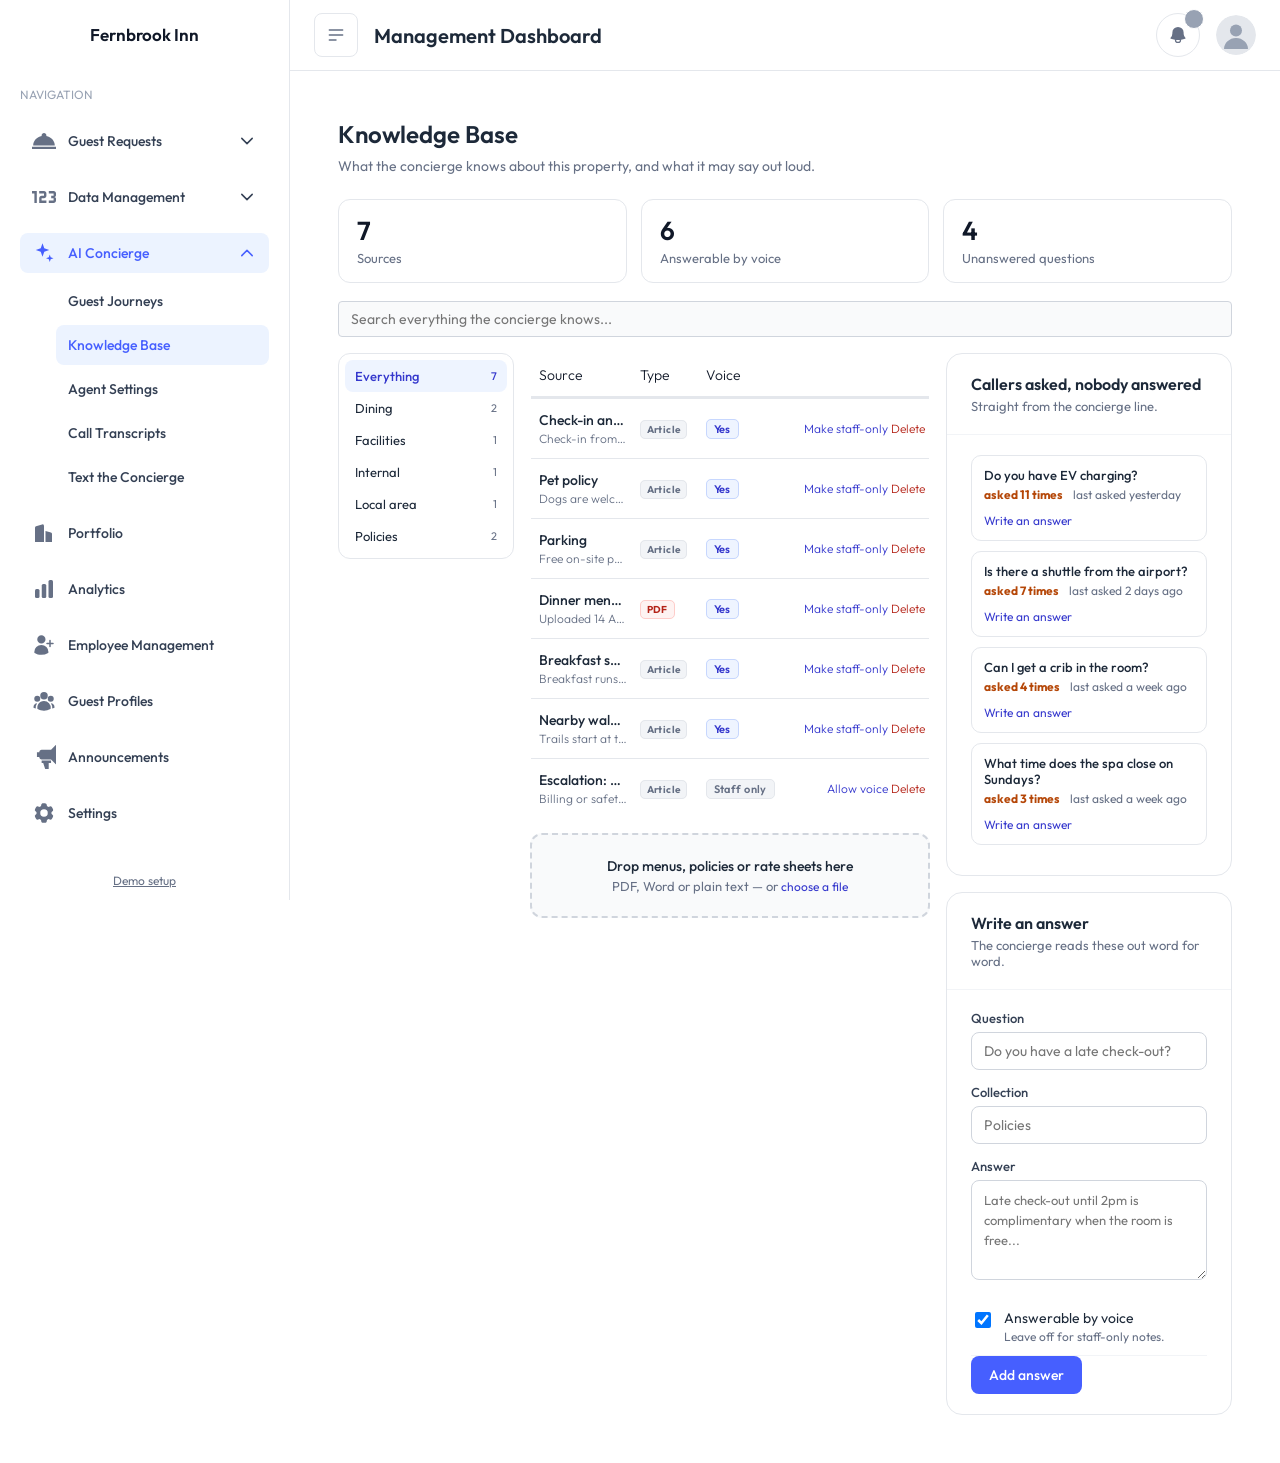
<file: knowledge.html>
<!doctype html>
<html lang="en"><head><meta charset="utf-8"><meta name="viewport" content="width=device-width,initial-scale=1">
<title>Knowledge Base</title><style>
  :root{
    --brand-50:#ECF3FF; --brand-100:#DDE9FF; --brand-500:#465FFF; --brand-600:#3641F5;
    --g-25:#FCFCFD; --g-50:#F9FAFB; --g-100:#F2F4F7; --g-200:#E4E7EC; --g-300:#D0D5DD;
    --g-400:#98A2B3; --g-500:#667085; --g-600:#475467; --g-700:#344054; --g-800:#1D2939; --g-900:#101828;
    --link:#1100D8; --link-hover:#0e00b8; --success-500:#12B76A; --success-50:#ECFDF3;
    --error-500:#F04438; --error-50:#FEF3F2; --danger:#EF4444; --purple:#5b0678;
    --blue-600:#2563EB; --blue-700:#1D4ED8; --blue-50:#EFF6FF; --blue-500:#3B82F6;
    --yellow-100:#FEF9C3; --yellow-200:#FEF08A; --yellow-500:#EAB308; --yellow-800:#854D0E;
    --sidebar:290px; --sidebar-collapsed:90px; --header:70px;
  }
  *{box-sizing:border-box}
  html,body{margin:0;padding:0}
  body{font-family:'Outfit',sans-serif;font-size:16px;background:#fff;color:var(--g-900);-webkit-font-smoothing:antialiased}
  a{color:inherit;text-decoration:none}
  button{font-family:inherit}
  svg{display:block}

  /* ---- sidebar (AppSidebar.tsx) ---- */
  .sidebar{position:fixed;left:0;top:0;height:100vh;width:var(--sidebar);background:#fff;
           border-right:1px solid var(--g-200);padding:0 20px;z-index:50;display:flex;flex-direction:column;
           transition:width .3s ease-in-out}
  .brand{padding:24px 0;display:flex;justify-content:center;cursor:pointer}
  .brand img{width:75%;height:auto}
  .brand .hname{font-size:17px;font-weight:600;color:var(--g-900);text-align:center;line-height:1.25}
  .navscroll{display:flex;flex-direction:column;flex-grow:1;overflow-y:auto;margin-top:16px;scrollbar-width:none}
  .navscroll::-webkit-scrollbar{display:none}
  .navsec{margin-bottom:16px;font-size:12px;line-height:20px;text-transform:uppercase;color:var(--g-400);display:flex}
  nav{margin-bottom:24px}
  nav>ul{display:flex;flex-direction:column;gap:16px;list-style:none;margin:0;padding:0}
  .menu-item{position:relative;display:flex;align-items:center;width:100%;gap:12px;padding:8px 12px;
             font-weight:500;border-radius:8px;font-size:14px;line-height:20px;cursor:pointer;
             background:none;border:0;text-align:left;color:var(--g-700)}
  .menu-item-active{background:var(--brand-50);color:var(--brand-500)}
  .menu-item-inactive:hover{background:var(--g-100)}
  .menu-item .ic{flex:none;display:block}
  .menu-item .ic svg{width:24px!important;height:24px!important;color:var(--g-500)}
  .menu-item-active .ic svg{color:var(--brand-500)}
  .menu-item .label{flex:1}
  .menu-item .caret{margin-left:auto;width:20px;height:20px;flex:none;transition:transform .2s}
  .menu-item .caret svg{width:20px;height:20px}
  .menu-item.open .caret{transform:rotate(180deg);color:var(--brand-500)}
  .submenu{overflow:hidden;transition:height .3s;height:0}
  .submenu>ul{margin:8px 0 0 36px;padding:0;list-style:none;display:flex;flex-direction:column;gap:4px}
  .menu-dropdown-item{position:relative;display:flex;align-items:center;gap:12px;border-radius:8px;
                      padding:10px 12px;font-size:14px;line-height:20px;font-weight:500;color:var(--g-700);cursor:pointer}
  .menu-dropdown-item:hover{background:var(--g-100)}
  .menu-dropdown-item.active{background:var(--brand-50);color:var(--brand-500)}
  .count{display:none;align-items:center;justify-content:center;min-width:20px;height:20px;padding:0 6px;
         margin-left:auto;font-size:12px;font-weight:500;color:#fff;background:var(--danger);border-radius:9999px}
  .count.show{display:inline-flex}
  .poweredby{display:flex;flex-direction:column;align-items:center;justify-content:center;padding:16px 0}
  .poweredby p{margin:0 0 8px;font-size:12px;color:var(--purple)}
  .poweredby img{width:150px;height:40px;object-fit:contain}
  .setuplink{display:block;margin-bottom:10px;font-size:12px;color:var(--g-500);text-decoration:underline}
  .setuplink:hover{color:var(--brand-500)}
  .setuplink.on{color:var(--brand-500);font-weight:600}

  /* collapsed (hamburger) */
  body.nav-collapsed .sidebar{width:var(--sidebar-collapsed)}
  body.nav-collapsed .sidebar .label,
  body.nav-collapsed .sidebar .caret,
  body.nav-collapsed .sidebar .count,
  body.nav-collapsed .submenu,
  body.nav-collapsed .poweredby,
  body.nav-collapsed .navsec span{display:none}
  body.nav-collapsed .menu-item{justify-content:center}
  body.nav-collapsed .main{margin-left:var(--sidebar-collapsed)}

  /* ---- header (AppHeader.tsx) ---- */
  .main{margin-left:var(--sidebar);min-height:100vh;display:flex;flex-direction:column;transition:margin-left .3s}
  .topbar{position:sticky;top:0;z-index:40;background:#fff;border-bottom:1px solid var(--g-200);display:flex;width:100%}
  .topbar .inner{display:flex;align-items:center;justify-content:space-between;flex-grow:1;padding:12px;height:var(--header)}
  .topbar h1{font-size:20px;font-weight:600;color:var(--g-800);margin:0}
  .topbar .left{display:flex;align-items:center;gap:16px}
  .topbar .right{display:flex;align-items:center;justify-content:flex-end;gap:16px;margin-left:auto}
  .hamburger{display:flex;align-items:center;justify-content:center;width:44px;height:44px;color:var(--g-500);
             border:1px solid var(--g-200);border-radius:8px;background:#fff;cursor:pointer}
  .hamburger:hover{background:var(--g-50)}
  .bell{position:relative;display:flex;align-items:center;justify-content:center;height:44px;width:44px;
        color:var(--g-500);border:1px solid var(--g-200);border-radius:9999px;background:#fff;cursor:pointer}
  .bell:hover{background:var(--g-100)}
  .bell svg{width:20px;height:20px}
  .bell .dot{position:absolute;right:-5px;top:-5px;height:20px;width:20px;border-radius:9999px;
             border:1px solid #fff;background:var(--g-400)}
  .avatar{width:40px;height:40px;border-radius:9999px;overflow:hidden;background:#fff;border:0;padding:0;cursor:pointer}
  .avatar svg{width:40px;height:40px;border-radius:9999px}
  @media (min-width:1024px){ .topbar .inner{padding:16px 24px} }

  /* ---- page ---- */
  .content{padding:16px;max-width:1536px;width:100%;margin:0 auto}
  @media (min-width:768px){ .content{padding:24px} }
  .page{display:flex;flex-direction:column;padding:24px;height:100%}
  .pagehead{margin-bottom:24px}
  .pagehead h2{font-size:24px;font-weight:600;color:var(--g-800);margin:0 0 8px}
  .pagehead p{font-size:14px;color:var(--g-500);margin:0}
  .scopewarn{margin:0 0 16px;border:1px solid #FEC84B;background:#FFFAEB;color:#93370D;
             border-radius:12px;padding:12px 16px;font-size:13px}
  .placeholder{display:flex;align-items:center;justify-content:center;height:320px;color:var(--g-500);font-size:14px;
               border:1px dashed var(--g-300);border-radius:12px;text-align:center;padding:24px}

  /* ---- tabs (RequestsTab.tsx) ---- */
  .tabs{width:100%;border-bottom:4px solid var(--g-200);display:flex;align-items:center;gap:6px;margin-bottom:16px}
  .tab{padding:8px 12px;height:36px;font-size:14px;font-weight:300;color:var(--g-900);background:none;border:0;cursor:pointer;white-space:nowrap}
  .tab:hover{color:var(--g-900)}
  .tab.active{font-weight:700;border-bottom:3px solid var(--g-900);margin-bottom:-2px;padding-top:.5px;padding-bottom:.5px}

  /* ---- toolbar (RequestsToolbar.tsx + SearchBar.tsx) ---- */
  .toolbar{display:flex;flex-wrap:wrap;align-items:center;gap:12px;margin-bottom:16px}
  .tbleft{display:flex;align-items:center;gap:8px;flex:1 1 auto;min-width:260px}
  .tbright{display:flex;flex-wrap:wrap;align-items:center;gap:8px;flex:0 0 auto}
  .iconbtn{padding:8px;border-radius:6px;border:1px solid var(--g-200);background:#fff;cursor:pointer;
           display:inline-flex;align-items:center;justify-content:center;color:var(--g-600)}
  .iconbtn:hover{background:var(--g-100)}
  .iconbtn svg{width:20px;height:20px}
  .searchwrap{display:flex;align-items:center;width:100%;flex:1}
  .searchrel{position:relative;flex-grow:1}
  .searchrel input{width:100%;padding:8px 48px 8px 12px;border:1px solid var(--g-300);border-radius:4px;
                   background:var(--g-50);color:var(--g-800);font:inherit;font-size:14px;outline:none}
  .searchrel input:focus{box-shadow:0 0 0 2px var(--blue-500)}
  .clearx{position:absolute;right:12px;top:10px;background:none;border:0;color:var(--g-400);cursor:pointer;padding:0}
  .clearx:hover{color:var(--g-600)}
  .clearx svg{width:20px;height:20px}
  .searchgo{margin-left:8px;background:var(--blue-600);color:#fff;padding:8px;border-radius:4px;border:0;cursor:pointer;
            display:inline-flex;align-items:center;justify-content:center}
  .searchgo:hover{background:var(--blue-700)}
  .searchgo svg{width:20px;height:20px}
  .chip{background:#fff;border:1px solid var(--g-100);border-radius:8px}
  .chip button{color:var(--g-900);background:none;border:0;cursor:pointer;padding:0}
  .chip .in{display:flex;align-items:center;gap:8px;margin:0 8px;font-weight:300;font-size:14px;padding:8px}
  .chip .in svg{width:20px;height:20px}
  .sel{position:relative;display:inline-block;width:224px}
  .sel>button{display:flex;width:100%;align-items:center;justify-content:space-between;padding:8px 16px;
              font-size:14px;color:var(--g-900);background:#fff;border:1px solid var(--g-200);border-radius:6px;cursor:pointer}
  .sel>button:hover{background:var(--g-100)}
  .sel>button>span:first-child{padding:0 16px}
  .sel>button svg{width:16px;height:16px}
  .menu{position:absolute;z-index:60;left:0;top:calc(100% + 8px);min-width:100%;background:#fff;
        border:1px solid var(--g-200);border-radius:12px;
        box-shadow:0 12px 16px -4px rgba(16,24,40,.08),0 4px 6px -2px rgba(16,24,40,.03);padding:8px;display:none}
  .menu.open{display:block}
  .menu button{display:block;width:100%;text-align:left;padding:8px 16px;font-size:14px;border:0;background:none;
               border-radius:6px;cursor:pointer;color:var(--g-700)}
  .menu button:hover{background:var(--g-100);color:var(--g-900)}
  /* The in-row status dropdown. Fixed minimum so the button does not resize as the label
     changes between "Submitted" and "In Progress". */
  .rowstatus{width:auto;min-width:120px}
  .rowstatus>button{padding:6px 10px}
  .rowstatus>button>span:first-child{padding:0}
  /* Fixed, not absolute. .tablewrap declares overflow-x:auto, which silently computes overflow-y
     from visible to auto, making it a scroll box on both axes — an absolutely-positioned menu is
     then clipped to the table and adds a scrollbar instead of floating over the page. Fixed
     positioning escapes that; JS sets left/top from the trigger's rect. */
  .rowstatus .menu{position:fixed;min-width:150px;left:0;top:0}
  .starbtn{display:flex;align-items:center;justify-content:center;padding:8px 16px;font-size:14px;border-radius:6px;
           border:1px solid var(--g-200);background:#fff;color:var(--g-900);cursor:pointer}
  .starbtn svg{width:20px;height:20px}
  .starbtn.on{background:var(--yellow-100);color:var(--yellow-800);border-color:var(--yellow-200)}

  /* ---- table (GeneralReqs.tsx) ---- */
  .tablewrap{flex:1;overflow-x:auto;overflow-y:visible}
  table{min-width:100%;width:100%;border-collapse:collapse}
  thead{border-bottom:3px solid var(--g-200)}
  thead th,thead td{font-weight:300;font-size:.875rem;color:var(--g-900);text-align:start;white-space:nowrap;padding:12px 4px 12px 8px}
  thead td.star{width:48px;padding:12px 8px}
  th.c-guest{width:192px;padding:12px 4px 12px 8px}
  th.c-room{width:128px;padding:12px 4px 12px 4px}
  th.c-status{padding:12px 8px 12px 4px}
  th.c-time{padding:12px 16px 12px 8px}
  th.c-last{width:160px;padding:12px 8px}
  tbody tr{border-top:1px solid var(--g-200);cursor:pointer}
  tbody tr:first-child{border-top:0}
  tbody tr:hover{background:var(--g-50)}
  tbody tr.done{background:var(--g-50)}
  /* Deliberately NOT the .sel class: that one is the dropdown wrapper, and its
     display:inline-block / width:224px were landing on the <tr> too, collapsing the row. */
  tbody tr.rowsel{background:var(--blue-50);box-shadow:inset 4px 0 0 0 var(--blue-500)}
  tbody td{font-size:.875rem;font-weight:300;color:var(--link);vertical-align:middle;white-space:nowrap;padding:12px 4px 12px 8px}
  tbody td.star{width:48px;padding:12px 8px}
  tbody td.c-status{min-width:120px;padding:12px 8px 12px 4px}
  tbody td.c-time{padding:12px 16px 12px 8px}
  .starcell{background:none;border:0;cursor:pointer;padding:0;color:var(--g-500);display:inline-flex}
  .starcell svg{width:20px;height:20px}
  .starcell.on{color:var(--yellow-500)}
  .statusbtn{display:inline-flex;align-items:center;border:1px solid var(--g-300);border-radius:4px;
             padding:4px 8px;font-size:14px;background:var(--g-50);color:var(--g-900);cursor:pointer}
  .statusbtn:hover{background:var(--g-100)}
  .statusbtn>span{margin-right:8px;white-space:nowrap}
  .statusbtn svg{width:16px;height:16px}
  .empty{display:flex;align-items:center;justify-content:center;height:256px;color:var(--g-500);font-size:14px}

  /* ---- pagination ---- */
  .pager{margin-top:16px;display:flex;align-items:center;justify-content:space-between}
  .pager .grp{display:flex;align-items:center;gap:8px}
  .pager span{font-size:14px;color:var(--g-600)}
  .pager select{border:1px solid var(--g-300);border-radius:4px;padding:4px 32px 4px 12px;font:inherit;font-size:14px;background:#fff}
  .pager button{padding:4px 12px;border:1px solid var(--g-300);border-radius:4px;background:#fff;cursor:pointer;font:inherit;font-size:14px}
  .pager button:disabled{opacity:.5;cursor:default}
  .pager button:not(:disabled):hover{background:var(--g-50)}

  /* ---- drawer ---- */
  /* Starts below the header (z-index 40) rather than over it, so the hamburger stays clickable
     while a drawer is open. */
  .backdrop{position:fixed;inset:var(--header) 0 0 0;z-index:39;display:none}
  .backdrop.open{display:block}
  .drawer{position:fixed;right:0;top:var(--header);width:30%;min-width:380px;height:calc(100vh - var(--header));
          background:#fff;z-index:50;padding:20px;overflow-y:auto;transform:translateX(100%);
          transition:transform .3s ease-in-out;box-shadow:0 0 15px rgba(0,0,0,.1)}
  .drawer.open{transform:translateX(0)}
  .dnav{display:flex;justify-content:space-between;align-items:center;margin-bottom:8px}
  .dnav .grp{display:flex;align-items:center;gap:8px}
  /* Room-service order lines, at the prices quoted. */
  .otable{width:100%;border-collapse:collapse;font-size:13px}
  .otable th{text-align:left;font-size:11px;letter-spacing:.04em;text-transform:uppercase;color:var(--g-500);
             font-weight:500;padding:0 0 6px;border-bottom:1px solid var(--g-200)}
  .otable td{padding:8px 0;border-bottom:1px solid var(--g-100);vertical-align:top;color:var(--g-800)}
  .otable .oqty{width:52px;text-align:center}
  .otable .oamt{width:88px;text-align:right;font-variant-numeric:tabular-nums}
  .otable .ototal td{font-weight:600;border-bottom:0;padding-top:10px}
  .oinstr{display:block;font-size:12px;color:var(--g-500);margin-top:2px}
  /* Dispatch trail — who was told, on what channel, and whether it worked. */
  .drow{display:flex;flex-wrap:wrap;align-items:center;gap:8px;padding:8px 0;border-bottom:1px solid var(--g-100)}
  /* Outbound to the guest, as opposed to inbound to a department. Tinted so the two
     directions of the trail are distinguishable at a glance. */
  .drow.toguest{background:#F9FAFB;margin:0 -8px;padding-left:8px;padding-right:8px;border-radius:6px}
  .drow:last-child{border-bottom:0}
  .dchip{font-size:11px;font-weight:600;letter-spacing:.04em;padding:3px 8px;border-radius:6px;white-space:nowrap}
  .dchip.ok{background:#ECFDF3;color:#067647;border:1px solid #ABEFC6}
  .dchip.sim{background:#F2F4F7;color:#475467;border:1px solid #E4E7EC}
  .dchip.bad{background:#FEF3F2;color:#B42318;border:1px solid #FECDCA}
  .dwho{font-size:13px;color:var(--g-800)}
  .dwhen{font-size:12px;color:var(--g-500);margin-left:auto}
  .daddr{flex-basis:100%;font-size:12px;color:var(--g-500)}
  .dmuted{font-size:13px;color:var(--g-500);margin:6px 0}
  /* How a request arrived. Voice is the one worth noticing. */
  .chan{font-size:10px;font-weight:700;letter-spacing:.05em;padding:2px 6px;border-radius:5px;margin-left:6px;vertical-align:middle}
  .chan.voice{background:#EEF4FF;color:#3538CD;border:1px solid #C7D7FE}
  .chan.text{background:#F4F3FF;color:#5925DC;border:1px solid #D9D6FE}
  .chan.unver{background:#FFFAEB;color:#B54708;border:1px solid #FEDF89}
  .hotelswitch{display:flex;align-items:center;gap:8px;margin-right:12px;font-size:13px;color:var(--g-500)}
  .hotelswitch select{font:inherit;color:var(--g-800);padding:6px 10px;border:1px solid var(--g-300);
    border-radius:8px;background:#fff;max-width:220px}
  .chan.notified{background:#ECFDF3;color:#067647;border:1px solid #ABEFC6}
  /* Amber, not green: the request is legitimate but the caller was not the named guest. */
  .chan.companion{background:#FFFAEB;color:#B54708;border:1px solid #FEDF89}
  .pill{border:0;background:none;border-radius:9999px;padding:8px;cursor:pointer;color:var(--g-900);display:inline-flex}
  .pill:hover{background:var(--g-100)}
  .pill:disabled{opacity:.5;cursor:not-allowed}
  .pill svg{width:20px;height:20px}
  .pill.rot svg{transform:rotate(180deg)}
  .dstar{display:flex;align-items:center;gap:20px;margin-bottom:16px}
  .dstar p{margin:0;font-weight:300;color:var(--g-500);font-style:italic}
  .dstatus{display:flex;align-items:center;margin-bottom:16px}
  .dstatus>p{margin:0 8px 0 0;font-weight:500;color:var(--g-900)}
  .dnote{font-size:12px;color:var(--g-500);margin:0 0 8px}
  .drawer h3{font-size:18px;font-weight:600;color:var(--g-900);margin:0 0 8px;border-bottom:1px solid var(--g-200);padding-bottom:4px}
  .drawer h3.noline{border-bottom:0;padding-bottom:0;margin-bottom:16px}
  .dsec{margin-bottom:16px}
  .desc{background:var(--g-50);border:1px solid var(--g-200);border-radius:8px;padding:16px}
  .desc p{margin:0;font-weight:300;color:var(--g-900);font-size:16px;line-height:1.625;word-break:break-word}
  .kv{display:flex;align-items:flex-start;font-size:14px;margin-bottom:12px}
  .kv .k{width:112px;flex:none;font-weight:500;color:var(--g-700);margin:0}
  .kv .v{font-weight:300;color:var(--g-900);word-break:break-word;margin:0}
  .msgbox{border:1px solid var(--g-300);border-radius:8px;overflow:hidden}
  .msgbox input{width:100%;padding:8px 12px;background:#fff;color:var(--g-900);border:0;
                border-bottom:1px solid var(--g-300);font:inherit;font-size:14px;outline:none}
  .msgtype{padding:8px 12px;border-bottom:1px solid var(--g-300)}
  .msgtype label{display:block;font-size:12px;font-weight:500;color:var(--g-500);margin-bottom:4px}
  .msgtype select{width:100%;background:#fff;color:var(--g-900);font:inherit;font-size:14px;border-radius:6px;
                  padding:4px;border:1px solid var(--g-300);outline:none}
  .msgbox textarea{width:100%;padding:8px 12px 0;background:#fff;color:var(--g-900);border:0;
                   font:inherit;font-size:14px;outline:none;resize:vertical;min-height:74px}
  .msgbtns{display:grid;grid-template-columns:1fr 1fr;gap:12px;margin-top:12px}
  .msgbtns button{width:100%;padding:8px 16px;font-size:14px;font-weight:500;border-radius:6px;cursor:pointer}
  .btn-ghost{color:var(--g-700);background:var(--g-100);border:1px solid var(--g-300)}
  .btn-ghost:hover{background:var(--g-200)}
  .btn-send{color:#fff;background:var(--link);border:0}
  .btn-send:hover{background:var(--link-hover)}
  .btn-send:disabled{opacity:.5;cursor:not-allowed}

  /* ---- alert / toast (Alert.tsx) ---- */
  .alert{border-radius:12px;border:1px solid var(--success-500);background:var(--success-50);padding:16px;
         display:flex;align-items:flex-start;gap:12px}
  .alert .ai{margin-top:-2px;color:var(--success-500);flex:none}
  .alert h4{margin:0 0 4px;font-size:14px;font-weight:600;color:var(--g-800)}
  .alert p{margin:0;font-size:14px;color:var(--g-500)}
  .toast{position:fixed;bottom:16px;right:16px;z-index:50;display:none}
  .toast.show{display:block}
  .sel.picked > button{border-color:var(--brand-300,#B2CCFF);background:var(--brand-50,#F5F8FF);color:var(--g-800);font-weight:500}
  .inlinealert{margin-top:12px;display:none}
  .inlinealert.show{display:block}
  /* Failure variant of the same alert/toast markup. Every write used to swallow its errors, so a
     rejected request looked identical to a dead button — which is exactly how the status dropdown
     hid for two rounds of "it doesn't work". */
  .alert.bad{border-color:var(--error-500,#F04438);background:var(--error-50,#FEF3F2)}
  .alert.bad .ai{color:var(--error-500,#F04438)}

  /* ---- ground-truth page ---- */
  .gt h3{font-size:16px;font-weight:600;color:var(--g-800);margin:28px 0 10px;border-bottom:0;padding-bottom:0}
  .gt table{border:1px solid var(--g-200);border-radius:8px;overflow:hidden}
  .gt tbody td{color:var(--g-700)}
  .gt tbody tr{cursor:default}
  .gt tr.here td{background:var(--success-50)}

  /* ---- control panel ---- */
  .cards{display:grid;grid-template-columns:repeat(auto-fit,minmax(360px,1fr));gap:20px}
  .card{border:1px solid var(--g-200);border-radius:16px;background:#fff}
  .card>h3{margin:0;padding:20px 24px;font-size:16px;font-weight:600;color:var(--g-800);border-bottom:0}
  .card>h3 small{display:block;margin-top:4px;font-size:13px;font-weight:400;color:var(--g-500)}
  .card>.body{padding:20px 24px;border-top:1px solid var(--g-100)}
  .field{margin-bottom:14px}
  .field label{display:block;font-size:13px;font-weight:500;color:var(--g-700);margin-bottom:6px}
  .field input,.field select,.field textarea{width:100%;padding:9px 12px;border:1px solid var(--g-300);border-radius:8px;
    font:inherit;font-size:14px;color:var(--g-800);background:#fff;outline:none}
  .field input:focus,.field select:focus,.field textarea:focus{border-color:var(--brand-500);box-shadow:0 0 0 4px rgba(70,95,255,.12)}
  .field textarea{min-height:120px;font-family:ui-monospace,SFMono-Regular,Menlo,monospace;font-size:12px}
  .row2{display:grid;grid-template-columns:1fr 1fr;gap:12px}
  .btn{display:inline-flex;align-items:center;justify-content:center;gap:8px;padding:10px 18px;border-radius:8px;
       border:0;background:var(--brand-500);color:#fff;font:inherit;font-size:14px;font-weight:500;cursor:pointer}
  .btn:hover{background:var(--brand-600)}
  .btn:disabled{background:#9CB9FF;cursor:default}
  .btn.ghost{background:#fff;color:var(--g-700);border:1px solid var(--g-300)}
  .btn.ghost:hover{background:var(--g-50)}
  .btn.danger{background:#fff;color:#B42318;border:1px solid #FDA29B}
  .btn.danger:hover{background:var(--error-50)}
  .result{margin-top:14px;border-radius:8px;padding:12px 14px;font-size:13px;display:none}
  .result.ok{display:block;background:var(--success-50);border:1px solid var(--success-500);color:#054F31}
  .result.err{display:block;background:var(--error-50);border:1px solid var(--error-500);color:#912018}
  .statgrid{display:grid;grid-template-columns:1fr;gap:10px}
  .stat{display:flex;justify-content:space-between;gap:12px;font-size:14px;padding:8px 0;border-bottom:1px solid var(--g-100)}
  .stat .l{color:var(--g-500)}
  .stat .v{color:var(--g-900);font-weight:500;text-align:right;word-break:break-word}
  .hint{font-size:12px;color:var(--g-500);margin-top:8px;line-height:1.5}
  code{background:var(--g-100);border-radius:4px;padding:1px 5px;font-size:12px}

  @media (max-width:1024px){ .sidebar{display:none} .main{margin-left:0} .drawer{width:100%;min-width:0} }

  /* KPI tiles. Not .statgrid — that is a single-column label/value list for the setup card, and
     reusing it here rendered three full-width bars instead of a row of tiles. */
  .kpis{display:grid;grid-template-columns:repeat(auto-fit,minmax(180px,1fr));gap:14px;margin-bottom:18px}
  .kpi{border:1px solid var(--g-200);border-radius:12px;background:#fff;padding:16px 18px}
  .kpi b{display:block;font-size:26px;font-weight:600;color:var(--g-900);line-height:1.15}
  .kpi span{display:block;font-size:13px;color:var(--g-500);margin-top:4px}
  /* The journey reads left to right as a flow, the way Braze Canvas and Customer.io lay one out —
     the shape of the path is the thing you are meant to see, which a stacked list cannot show. */
  .canvas{display:flex;gap:0;align-items:stretch;overflow-x:auto;padding:4px 2px 18px}
  /* The columns share the width so the whole journey is on screen at once — the point of a canvas
     over a list. min-width:0 matters: without it a flex item cannot shrink below its content, and
     one long unwrapped message body was stretching a stage to 580px and pushing three of the five
     off the right edge. */
  .col{flex:1 1 190px;min-width:0;display:flex;flex-direction:column}
  @media (max-width:1100px){ .col{flex:0 0 210px} }
  .col > .hd{padding:0 4px 10px}
  .col .stg{font-size:13px;font-weight:600;color:var(--g-800)}
  .col .when{font-size:11px;color:var(--g-500);margin-top:2px}
  .col .here{font-size:11px;color:#3538CD;margin-top:4px;font-weight:500}
  .col .track{flex:1;display:flex;flex-direction:column;gap:10px;padding:12px 10px;border-radius:12px;
    background:var(--g-50,#F9FAFB);border:1px dashed var(--g-200);min-height:190px}
  .link{flex:0 0 26px;display:flex;align-items:center;justify-content:center;color:var(--g-300);padding-top:64px}
  .node{background:#fff;border:1px solid var(--g-200);border-radius:10px;padding:11px 12px;cursor:pointer;
    min-width:0;overflow-wrap:anywhere;
    box-shadow:0 1px 2px rgba(16,24,40,.05);transition:border-color .12s,box-shadow .12s}
  .node:hover{border-color:#B2CCFF;box-shadow:0 3px 10px rgba(16,24,40,.10)}
  .node .k{font-size:10px;font-weight:700;letter-spacing:.06em;text-transform:uppercase;color:var(--g-500)}
  .node .ttl{display:block;font-size:13px;font-weight:500;color:var(--g-800);margin-top:4px;line-height:1.35}
  .node .sub{font-size:12px;color:var(--g-500);margin-top:5px;line-height:1.45;display:-webkit-box;
    -webkit-line-clamp:2;-webkit-box-orient:vertical;overflow:hidden}
  .node .foot{margin-top:8px;display:flex;gap:6px;align-items:center;flex-wrap:wrap}
  .node.msg{border-left:3px solid #3538CD}
  .node.wait{border-left:3px solid #B54708;background:#FFFCF5}
  .node.split{border-left:3px solid #067647;background:#F6FEF9}
  .node.paused{opacity:.62}
  .branch{display:grid;grid-template-columns:1fr;gap:4px;margin-top:8px;min-width:0}
  .branch span{font-size:11px;color:var(--g-500);background:#fff;border:1px solid var(--g-200);
    border-radius:6px;padding:3px 7px;overflow:hidden;text-overflow:ellipsis;white-space:nowrap}
  .addnode{border:1px dashed var(--g-300);border-radius:10px;background:transparent;color:var(--g-500);
    font:inherit;font-size:12px;padding:9px;cursor:pointer}
  .addnode:hover{border-color:#B2CCFF;color:#3538CD}
  .tag{font-size:11px;font-weight:600;letter-spacing:.04em;padding:2px 7px;border-radius:5px;
    background:#EEF4FF;color:#3538CD;border:1px solid #C7D7FE}
  .tag.off{background:var(--g-100);color:var(--g-500);border-color:var(--g-200)}
  .tag.sms{background:#ECFDF3;color:#067647;border-color:#ABEFC6}
  .tag.email{background:#FFFAEB;color:#B54708;border-color:#FEDF89}
  .linkbtn{background:none;border:0;padding:0;font:inherit;color:#3538CD;cursor:pointer;font-size:12px}
  .linkbtn.danger{color:#B42318}
  /* Knowledge base: a collections rail, mixed sources, and the gaps the voice channel already
     knows about — the pattern Intercom and Zendesk both lead with. */
  .kbwrap{display:grid;grid-template-columns:176px minmax(0,1fr) 286px;gap:16px;align-items:start}
  @media (max-width:1240px){ .kbwrap{grid-template-columns:176px minmax(0,1fr)} .kbside{grid-column:1/-1} }
  .rail{border:1px solid var(--g-200);border-radius:12px;background:#fff;padding:6px}
  .rail button{display:flex;width:100%;align-items:center;gap:8px;background:none;border:0;font:inherit;
    text-align:left;padding:8px 10px;border-radius:8px;cursor:pointer;color:var(--g-800);font-size:13px}
  .rail button:hover{background:var(--g-50,#F9FAFB)}
  .rail button.on{background:#EEF4FF;color:#3538CD;font-weight:500}
  .rail button .c{margin-left:auto;font-size:11px;color:var(--g-500)}
  .rail button.on .c{color:#3538CD}
  .drop{border:2px dashed var(--g-300);border-radius:12px;background:var(--g-50,#F9FAFB);padding:22px 16px;
    text-align:center;color:var(--g-500);font-size:13px;transition:border-color .12s,background .12s}
  .drop.over{border-color:#3538CD;background:#EEF4FF;color:#3538CD}
  .drop b{display:block;color:var(--g-800);font-size:14px;font-weight:500;margin-bottom:3px}
  .field textarea.prose{font-family:inherit;font-size:13px;line-height:1.55;min-height:96px}
  .drop.over b{color:#3538CD}
  .gap{border:1px solid var(--g-200);border-radius:10px;padding:11px 12px;margin-bottom:10px;background:#fff}
  .gap .q{font-size:13px;color:var(--g-800);font-weight:500}
  /* Two facts that share a line when they fit and stack when they do not. A middle separator was
     left orphaned at the end of the first line every time it wrapped, so the gap does the work. */
  .gap .m{font-size:12px;color:var(--g-500);margin-top:4px;display:flex;gap:3px 10px;align-items:baseline;
    flex-wrap:wrap}
  .gap .m b{color:#B54708;white-space:nowrap}
  .gap .m span{white-space:nowrap}
  .gap .act{margin-top:7px}
  .src{font-size:10px;font-weight:700;letter-spacing:.04em;padding:2px 6px;border-radius:5px;
    background:var(--g-100);color:var(--g-500);border:1px solid var(--g-200)}
  .src.pdf{background:#FEF3F2;color:#B42318;border-color:#FECDCA}
  .src.doc{background:#EFF8FF;color:#175CD3;border-color:#B2DDFF}
  .kbrow td .t{font-weight:500;color:var(--g-800)}
  /* The source title and summary were greedy enough to push the table past its container, so the
     action buttons sat off the right edge — in the DOM, off the screen. A max-width on the first
     column was not enough once the rail and the side panel took their share of the width: the
     table still sized itself to its content. Fixed layout is what actually holds, so the three
     narrow columns are declared and the title column takes whatever is left and ellipsises. */
  .kbtable{table-layout:fixed;width:100%}
  .kbtable th:nth-child(2),.kbtable td:nth-child(2){width:66px}
  .kbtable th:nth-child(3),.kbtable td:nth-child(3){width:80px}
  .kbtable th:nth-child(4),.kbtable td:nth-child(4){width:152px}
  .kbrow td:first-child{max-width:0}
  .kbrow td .t,.kbrow td .s{display:block;overflow:hidden;text-overflow:ellipsis;white-space:nowrap}
  .kbrow td.kbact{white-space:nowrap;text-align:right}
  .kbrow td .s{font-size:12px;color:var(--g-500);margin-top:2px}
  /* Named .twocol, not .split: the journey canvas has a Split node, and .node.split was picking
     up this display:grid and laying the node's own contents out as grid columns — the title and
     branches spilled over the next stage. */
  .twocol{display:grid;grid-template-columns:minmax(0,1fr) 320px;gap:18px;align-items:start}
  @media (max-width:1100px){ .twocol{grid-template-columns:1fr} }
  .toggle{display:flex;align-items:flex-start;gap:10px;padding:11px 0;border-bottom:1px solid var(--g-100)}
  .toggle:last-child{border-bottom:0}
  .toggle input{margin-top:3px;width:16px;height:16px;flex:none}
  .toggle .t{font-size:14px;color:var(--g-800)}
  .toggle .d{font-size:12px;color:var(--g-500);margin-top:2px}
  .preview{background:var(--g-800,#1D2939);color:#E4E7EC;border-radius:12px;padding:16px;font-size:13px;line-height:1.55}
  .preview .lbl{font-size:11px;letter-spacing:.06em;text-transform:uppercase;color:#98A2B3;margin-bottom:6px}
  .preview .say{background:rgba(255,255,255,.06);border-radius:9px;padding:10px 12px;margin-bottom:10px}
  .preview .say:last-child{margin-bottom:0}
</style>  <link rel="stylesheet" href="assets/fonts.css">
  <script src="assets/snapshot.js"></script>
  <script src="assets/offline.js"></script>
</head>
<body>

  <aside class="sidebar">
    <a class="brand" href="index.html" id="brandLink">
      <img id="hotelLogo" alt="Hotel Logo" style="display:none" />
      <span class="hname" id="hotelName">&nbsp;</span>
    </a>
    <div class="navscroll">
      <nav>
        <div class="navsec"><span>Navigation</span></div>
        <ul>
          <li>
            <button class="menu-item menu-item-inactive" data-submenu="requests">
              <span class="ic"><svg width="18" height="13" viewBox="0 0 18 13" fill="none" xmlns="http://www.w3.org/2000/svg"><path d="M9 0.5C9.47739 0.5 9.93523 0.680612 10.2728 1.0021C10.6104 1.32359 10.8 1.75963 10.8 2.21429C10.8 2.42 10.764 2.61714 10.692 2.80571C14.355 3.5 17.1 6.42286 17.1 9.92857H0.9C0.9 6.42286 3.645 3.5 7.308 2.80571C7.236 2.61714 7.2 2.42 7.2 2.21429C7.2 1.75963 7.38964 1.32359 7.72721 1.0021C8.06477 0.680612 8.52261 0.5 9 0.5ZM18 12.5H0V10.7857H18V12.5Z" fill="currentColor"/></svg></span><span class="label">Guest Requests</span>
              <span class="caret"><svg width="20" height="20" viewBox="0 0 20 20" fill="none" xmlns="http://www.w3.org/2000/svg"><path d="M4.79175 7.396L10.0001 12.6043L15.2084 7.396" stroke="currentColor" stroke-width="1.5" stroke-linecap="round" stroke-linejoin="round"/></svg></span>
            </button>
            <div class="submenu" data-for="requests">
              <ul>
                <li class="menu-dropdown-item" data-board="general"><span class="label">General</span><span class="count" id="c-general">0</span></li>
                <li class="menu-dropdown-item" data-board="dining"><span class="label">In-Room Dining</span><span class="count" id="c-dining">0</span></li>
                <li class="menu-dropdown-item" data-board="reservations"><span class="label">Reservations</span><span class="count" id="c-reservations">0</span></li>
                <li class="menu-dropdown-item" data-nav="messages"><span class="label">Message History</span></li>
              </ul>
            </div>
          </li>
          <li>
            <button class="menu-item menu-item-inactive" data-submenu="data">
              <span class="ic"><svg width="20" height="11" viewBox="0 0 20 11" fill="none" xmlns="http://www.w3.org/2000/svg"><path d="M2 10.5V2.5H0V0.5H4V10.5H2ZM20 8.5C20 9.61 19.1 10.5 18 10.5H14V8.5H18V6.5H16V4.5H18V2.5H14V0.5H18C18.5304 0.5 19.0391 0.710714 19.4142 1.08579C19.7893 1.46086 20 1.96957 20 2.5V4C20 4.39782 19.842 4.77936 19.5607 5.06066C19.2794 5.34196 18.8978 5.5 18.5 5.5C18.8978 5.5 19.2794 5.65804 19.5607 5.93934C19.842 6.22064 20 6.60218 20 7V8.5ZM12 8.5V10.5H6V6.5C6 5.39 6.9 4.5 8 4.5H10V2.5H6V0.5H10C10.5304 0.5 11.0391 0.710714 11.4142 1.08579C11.7893 1.46086 12 1.96957 12 2.5V4.5C12 5.61 11.1 6.5 10 6.5H8V8.5H12Z" fill="currentColor"/></svg></span><span class="label">Data Management</span>
              <span class="caret"><svg width="20" height="20" viewBox="0 0 20 20" fill="none" xmlns="http://www.w3.org/2000/svg"><path d="M4.79175 7.396L10.0001 12.6043L15.2084 7.396" stroke="currentColor" stroke-width="1.5" stroke-linecap="round" stroke-linejoin="round"/></svg></span>
            </button>
            <div class="submenu" data-for="data">
              <ul>
                <li class="menu-dropdown-item" data-nav="data" data-section="property"><span class="label">Hotel Info</span></li>
                <li class="menu-dropdown-item" data-nav="data" data-section="restaurants"><span class="label">Restaurants</span></li>
                <li class="menu-dropdown-item" data-nav="data" data-section="menu"><span class="label">Menu Items</span></li>
                <li class="menu-dropdown-item" data-nav="data" data-section="menu"><span class="label">Room Service</span></li>
                <li class="menu-dropdown-item" data-nav="data" data-section="housekeeping"><span class="label">Housekeeping</span></li>
                <li class="menu-dropdown-item" data-nav="data" data-section="facilities"><span class="label">Facilities</span></li>
                <li class="menu-dropdown-item" data-nav="soon"><span class="label">Special Events</span></li>
                <li class="menu-dropdown-item" data-nav="soon"><span class="label">Special Products</span></li>
              </ul>
            </div>
          </li>
          <li>
            <button class="menu-item menu-item-inactive open menu-item-active" data-submenu="ai">
              <span class="ic"><svg viewBox="0 0 24 24" fill="currentColor" xmlns="http://www.w3.org/2000/svg"><path d="M10.5 2.25 12.28 7.22 17.25 9 12.28 10.78 10.5 15.75 8.72 10.78 3.75 9 8.72 7.22 10.5 2.25Z"/><path d="M17.75 13.5 18.68 16.32 21.5 17.25 18.68 18.18 17.75 21 16.82 18.18 14 17.25 16.82 16.32 17.75 13.5Z"/></svg></span><span class="label">AI Concierge</span>
              <span class="caret"><svg width="20" height="20" viewBox="0 0 20 20" fill="none" xmlns="http://www.w3.org/2000/svg"><path d="M4.79175 7.396L10.0001 12.6043L15.2084 7.396" stroke="currentColor" stroke-width="1.5" stroke-linecap="round" stroke-linejoin="round"/></svg></span>
            </button>
            <div class="submenu" data-for="ai">
              <ul>
                <li class="menu-dropdown-item" data-nav="page" data-page="journeys.html"><span class="label">Guest Journeys</span></li>
                <li class="menu-dropdown-item active" data-nav="page" data-page="knowledge.html"><span class="label">Knowledge Base</span></li>
                <li class="menu-dropdown-item" data-nav="page" data-page="agent.html"><span class="label">Agent Settings</span></li>
                <li class="menu-dropdown-item" data-nav="page" data-page="calls.html"><span class="label">Call Transcripts</span></li>
                <li class="menu-dropdown-item" data-nav="page" data-page="chat.html"><span class="label">Text the Concierge</span></li>
              </ul>
            </div>
          </li>
          <li><a class="menu-item menu-item-inactive" data-nav="page" data-page="portfolio.html"><span class="ic"><svg viewBox="0 0 24 24" fill="currentColor" xmlns="http://www.w3.org/2000/svg"><path d="M3 21V6.75a1.5 1.5 0 0 1 1.06-1.43l6-1.85A1.5 1.5 0 0 1 12 4.9V21H3Zm2.6-11.4h2.2v2.1H5.6V9.6Zm0 4.2h2.2v2.1H5.6v-2.1ZM13.5 21V9.9l5.44 1.63A1.5 1.5 0 0 1 20 12.97V21h-6.5Zm2.1-6.3h2.2v2.1h-2.2v-2.1Z"/></svg></span><span class="label">Portfolio</span></a></li>
          <li><a class="menu-item menu-item-inactive" data-nav="page" data-page="analytics.html"><span class="ic"><svg viewBox="0 0 24 24" fill="currentColor" xmlns="http://www.w3.org/2000/svg"><rect x="3" y="12" width="4.5" height="9" rx="1.5"/><rect x="9.75" y="7" width="4.5" height="14" rx="1.5"/><rect x="16.5" y="3" width="4.5" height="18" rx="1.5"/></svg></span><span class="label">Analytics</span></a></li>
          <li><a class="menu-item menu-item-inactive" data-nav="page" data-page="staff.html"><span class="ic"><svg viewBox="0 0 24 24" fill="currentColor" xmlns="http://www.w3.org/2000/svg"><path d="M5.25 6.375a4.125 4.125 0 1 1 8.25 0 4.125 4.125 0 0 1-8.25 0ZM2.25 19.125a7.125 7.125 0 0 1 14.25 0v.003l-.001.119a.75.75 0 0 1-.363.63 13.067 13.067 0 0 1-6.761 1.873c-2.472 0-4.786-.684-6.76-1.873a.75.75 0 0 1-.364-.63l-.001-.122ZM18.75 7.5a.75.75 0 0 0-1.5 0v2.25H15a.75.75 0 0 0 0 1.5h2.25v2.25a.75.75 0 0 0 1.5 0v-2.25H21a.75.75 0 0 0 0-1.5h-2.25V7.5Z"/></svg></span><span class="label">Employee Management</span></a></li>
          <li><a class="menu-item menu-item-inactive" data-nav="page" data-page="guests.html"><span class="ic"><svg viewBox="0 0 24 24" fill="currentColor" xmlns="http://www.w3.org/2000/svg"><path d="M8.25 6.75a3.75 3.75 0 1 1 7.5 0 3.75 3.75 0 0 1-7.5 0ZM15.75 9.75a3 3 0 1 1 6 0 3 3 0 0 1-6 0ZM2.25 9.75a3 3 0 1 1 6 0 3 3 0 0 1-6 0ZM6.31 15.117A6.745 6.745 0 0 1 12 12a6.745 6.745 0 0 1 6.709 7.498.75.75 0 0 1-.372.568A12.696 12.696 0 0 1 12 21.75c-2.305 0-4.47-.612-6.337-1.684a.75.75 0 0 1-.372-.568 6.787 6.787 0 0 1 1.019-4.38Z"/><path d="M5.082 14.254a8.287 8.287 0 0 0-1.308 5.135 9.687 9.687 0 0 1-1.764-.44l-.115-.04a.563.563 0 0 1-.373-.487l-.01-.121a3.75 3.75 0 0 1 3.57-4.047ZM20.226 19.389a8.287 8.287 0 0 0-1.308-5.135 3.75 3.75 0 0 1 3.57 4.047l-.01.121a.563.563 0 0 1-.373.486l-.115.04c-.567.2-1.156.349-1.764.441Z"/></svg></span><span class="label">Guest Profiles</span></a></li>
          <li><a class="menu-item menu-item-inactive" data-nav="soon"><span class="ic"><svg width="5" height="5" viewBox="0 0 10 17" fill="none" xmlns="http://www.w3.org/2000/svg"><path d="M1.66667 5.1C1.66667 4.165 2.41667 3.4 3.33333 3.4H10L13.3333 0H15V13.6H13.3333L10 10.2H3.33333C2.89131 10.2 2.46738 10.0209 2.15482 9.70208C1.84226 9.38327 1.66667 8.95087 1.66667 8.5H0V5.1H1.66667ZM8.33333 12.75V17H5.83333L4.44167 12.75H3.33333V11.05H10V12.75H8.33333Z" fill="currentColor"/></svg></span><span class="label">Announcements</span></a></li>
          <li><a class="menu-item menu-item-inactive" data-nav="soon"><span class="ic"><svg viewBox="0 0 24 24" fill="currentColor" xmlns="http://www.w3.org/2000/svg"><path fill-rule="evenodd" clip-rule="evenodd" d="M11.078 2.25c-.917 0-1.699.663-1.85 1.567L9.05 4.889c-.02.12-.115.26-.297.348a7.493 7.493 0 0 0-.986.57c-.166.115-.334.126-.45.083L6.3 5.508a1.875 1.875 0 0 0-2.282.819l-.922 1.597a1.875 1.875 0 0 0 .432 2.385l.84.692c.095.078.17.229.154.43a7.598 7.598 0 0 0 0 1.139c.015.2-.059.352-.153.43l-.841.692a1.875 1.875 0 0 0-.432 2.385l.922 1.597a1.875 1.875 0 0 0 2.282.818l1.019-.382c.115-.043.283-.031.45.082.312.214.641.405.985.57.182.088.277.228.297.35l.178 1.071c.151.904.933 1.567 1.85 1.567h1.844c.916 0 1.699-.663 1.85-1.567l.178-1.072c.02-.12.114-.26.297-.349.344-.165.673-.356.985-.57.167-.114.335-.125.45-.082l1.02.382a1.875 1.875 0 0 0 2.28-.819l.923-1.597a1.875 1.875 0 0 0-.432-2.385l-.84-.692c-.095-.078-.17-.229-.154-.43a7.614 7.614 0 0 0 0-1.139c-.016-.2.059-.352.153-.43l.84-.692c.708-.582.891-1.59.433-2.385l-.922-1.597a1.875 1.875 0 0 0-2.282-.818l-1.02.382c-.114.043-.282.031-.449-.083a7.49 7.49 0 0 0-.985-.57c-.183-.087-.277-.227-.297-.348l-.179-1.072a1.875 1.875 0 0 0-1.85-1.567h-1.843ZM12 15.75a3.75 3.75 0 1 0 0-7.5 3.75 3.75 0 0 0 0 7.5Z"/></svg></span><span class="label">Settings</span></a></li>
        </ul>
      </nav>
      <div class="poweredby">
        <a class="setuplink" href="setup.html">Demo setup</a>
        <p>Powered by</p>
        <img src="assets/selfserve-logo.png" alt="Logo" width="150" height="40" />
      </div>
    </div>
  </aside>
<div class="main">

  <header class="topbar"><div class="inner">
    <div class="left">
      <button class="hamburger" id="navToggle" aria-label="Toggle Sidebar"><svg width="16" height="12" viewBox="0 0 16 12" fill="none" xmlns="http://www.w3.org/2000/svg"><path fill-rule="evenodd" clip-rule="evenodd" d="M0.583252 1C0.583252 0.585788 0.919038 0.25 1.33325 0.25H14.6666C15.0808 0.25 15.4166 0.585786 15.4166 1C15.4166 1.41421 15.0808 1.75 14.6666 1.75L1.33325 1.75C0.919038 1.75 0.583252 1.41422 0.583252 1ZM0.583252 11C0.583252 10.5858 0.919038 10.25 1.33325 10.25L7.99992 10.25C8.41413 10.25 8.74992 10.5858 8.74992 11C8.74992 11.4142 8.41413 11.75 7.99992 11.75L1.33325 11.75C0.919038 11.75 0.583252 11.4142 0.583252 11ZM1.33325 5.25C0.919038 5.25 0.583252 5.58579 0.583252 6C0.583252 6.41421 0.919038 6.75 1.33325 6.75L14.6666 6.75C15.0808 6.75 15.4166 6.41421 15.4166 6C15.4166 5.58579 15.0808 5.25 14.6666 5.25L1.33325 5.25Z" fill="currentColor"/></svg></button>
      <h1>Management Dashboard</h1>
    </div>
    <div class="right">
      <!-- Property switcher. The board and data pages scope to ?hotelId=, which previously could
           only be set by typing a UUID into the URL — so a second property was effectively
           invisible. Hidden until a page populates it (the setup page has its own pickers). -->
      <label class="hotelswitch" id="hotelSwitchWrap" style="display:none">
        <span>Property</span>
        <select id="hotelSwitch" aria-label="Switch property"></select>
      </label>
      <button class="bell" aria-label="Push notifications"><span class="dot"></span><svg viewBox="0 0 24 24" fill="currentColor" xmlns="http://www.w3.org/2000/svg"><path fill-rule="evenodd" clip-rule="evenodd" d="M5.25 9a6.75 6.75 0 0 1 13.5 0v.75c0 2.123.8 4.057 2.118 5.52a.75.75 0 0 1-.297 1.206c-1.544.57-3.16.99-4.831 1.243a3.75 3.75 0 1 1-7.48 0 24.585 24.585 0 0 1-4.831-1.244.75.75 0 0 1-.298-1.205A8.217 8.217 0 0 0 5.25 9.75V9Zm4.502 8.9a2.25 2.25 0 1 0 4.496 0 25.057 25.057 0 0 1-4.496 0Z"/></svg></button>
      <button class="avatar" aria-label="Open user menu"><svg viewBox="0 0 40 40" xmlns="http://www.w3.org/2000/svg"><rect width="40" height="40" fill="#E4E7EC"/><circle cx="20" cy="15.5" r="6" fill="#98A2B3"/><path d="M8 34c0-6.075 5.373-11 12-11s12 4.925 12 11" fill="#98A2B3"/></svg></button>
    </div>
  </div></header>
  <div class="content"><div class="page gt">
    <div class="pagehead"><h2>Knowledge Base</h2><p>What the concierge knows about this property, and what it may say out loud.</p></div>
    
    <div class="kpis">
      <div class="kpi"><b id="kTotal">0</b><span>Sources</span></div>
      <div class="kpi"><b id="kVoice">0</b><span>Answerable by voice</span></div>
      <div class="kpi"><b id="kGaps">0</b><span>Unanswered questions</span></div>
    </div>
    <div class="toolbar"><div class="tbleft">
      <div class="searchwrap"><div class="searchrel">
        <input id="kSearch" placeholder="Search everything the concierge knows..." /></div></div>
    </div></div>
    <div class="kbwrap">
      <div class="rail" id="rail"></div>
      <div>
        <div class="tablewrap" style="margin-bottom:14px"><table class="kbtable"><thead><tr>
          <th>Source</th><th>Type</th><th>Voice</th><th></th>
        </tr></thead><tbody id="kBody"></tbody></table>
        <div class="empty" id="kEmpty" style="display:none">Nothing here matches</div></div>
        <div class="drop" id="drop">
          <b>Drop menus, policies or rate sheets here</b>
          PDF, Word or plain text &mdash; or <button class="linkbtn" id="pick">choose a file</button>
          <input type="file" id="file" multiple style="display:none" />
        </div>
      </div>
      <div class="kbside">
        <div class="card" style="margin-bottom:16px">
          <h3>Callers asked, nobody answered<small>Straight from the concierge line.</small></h3>
          <div class="body" id="gaps"></div>
        </div>
        <div class="card">
          <h3>Write an answer<small>The concierge reads these out word for word.</small></h3>
          <div class="body">
            <div class="field"><label>Question</label><input id="aTitle" placeholder="Do you have a late check-out?" /></div>
            <div class="field"><label>Collection</label><input id="aCat" placeholder="Policies" /></div>
            <div class="field"><label>Answer</label><textarea id="aBody" class="prose" rows="4"
              placeholder="Late check-out until 2pm is complimentary when the room is free..."></textarea></div>
            <div class="toggle"><input type="checkbox" id="aVoice" checked />
              <div><div class="t">Answerable by voice</div>
                <div class="d">Leave off for staff-only notes.</div></div></div>
            <button class="btn" id="aAdd">Add answer</button>
          </div>
        </div>
      </div>
    </div>
  </div></div>
</div>
<div class="toast" id="toast"><div class="alert"><span class="ai"></span><div><h4>Saved</h4><p></p></div></div></div>
<script>

  (function(){
    function setH(el, open){ el.style.height = open ? (el.firstElementChild.offsetHeight + 8) + 'px' : '0px'; }
    document.querySelectorAll('.menu-item[data-submenu]').forEach(function(btn){
      var panel = document.querySelector('.submenu[data-for="' + btn.getAttribute('data-submenu') + '"]');
      if(!panel) return;
      setH(panel, btn.classList.contains('open'));
      if(btn.classList.contains('open')) btn.classList.add('menu-item-active');
      btn.addEventListener('click', function(){
        var open = !btn.classList.contains('open');
        btn.classList.toggle('open', open);
        btn.classList.toggle('menu-item-active', open);
        setH(panel, open);
      });
    });
    var t = document.getElementById('navToggle');
    if(t) t.addEventListener('click', function(){ document.body.classList.toggle('nav-collapsed'); });
  })();


  function navNotice(msg){
    var n = document.getElementById('navNotice');
    if(!n){
      n = document.createElement('div');
      n.id = 'navNotice';
      n.style.cssText = 'position:fixed;left:50%;transform:translateX(-50%);bottom:24px;z-index:80;' +
        'background:#101828;color:#fff;font-size:14px;padding:12px 16px;border-radius:10px;' +
        'box-shadow:0 8px 24px rgba(16,24,40,.24);max-width:min(560px,90vw);text-align:center';
      document.body.appendChild(n);
    }
    n.textContent = msg;
    n.style.display = 'block';
    clearTimeout(n._t);
    n._t = setTimeout(function(){ n.style.display = 'none'; }, 4000);
  }

  /**
   * Populate the header's property switcher and navigate on change, preserving the current page.
   * Called by whichever page has the hotel list; pages that do not call it keep it hidden.
   */
  function wireHotelSwitcher(hotels, currentId){
    var wrap = document.getElementById('hotelSwitchWrap'), sel = document.getElementById('hotelSwitch');
    if(!wrap || !sel || !hotels || hotels.length < 2) return;   // nothing to switch between
    sel.innerHTML = hotels.map(function(h){
      return '<option value="'+h.id+'"'+(h.id===currentId?' selected':'')+'>'+
             String(h.name||'(unnamed)').replace(/[&<>"]/g, function(c){
               return {'&':'&amp;','<':'&lt;','>':'&gt;','"':'&quot;'}[c]; })+'</option>';
    }).join('');
    wrap.style.display = 'flex';
    sel.onchange = function(){
      var u = new URL(location.href);
      u.searchParams.set('hotelId', sel.value);
      location.href = u.toString();
    };
  }

  function wireNav(hotelId, opts){
    opts = opts || {};
    var qs = hotelId ? ('?hotelId=' + encodeURIComponent(hotelId)) : '';
    var NOT_IN_DEMO = 'That screen is part of the full SelfServe dashboard and is not included in this demo.';

    document.querySelectorAll('.menu-dropdown-item[data-board]').forEach(function(li){
      li.onclick = function(){
        if(opts.onBoard) return opts.onBoard(li);
        // Carry the chosen board across so the target page opens on it, rather than always General.
        location.href = 'index.html' + qs + (qs ? '&' : '?') + 'board=' + encodeURIComponent(li.getAttribute('data-board'));
      };
    });

    document.querySelectorAll('[data-nav="data"]').forEach(function(el){
      var sec = el.getAttribute('data-section') || '';
      el.onclick = function(){
        if(opts.page === 'data'){
          document.querySelectorAll('.menu-dropdown-item').forEach(function(x){ x.classList.remove('active'); });
          el.classList.add('active');
          var t = sec && document.getElementById('sec-' + sec);
          if(t) t.scrollIntoView({ behavior:'smooth', block:'start' });
          else navNotice('That section is still loading.');
          return;
        }
        location.href = 'data.html' + qs + (sec ? ('#sec-' + sec) : '');
      };
    });

    // Plain page destinations. Keeps ?hotelId= so the property survives the jump.
    document.querySelectorAll('[data-nav="page"]').forEach(function(el){
      el.onclick = function(){ location.href = el.getAttribute('data-page') + qs; };
    });

    document.querySelectorAll('[data-nav="soon"], [data-nav="messages"]').forEach(function(el){
      el.onclick = function(){ navNotice(NOT_IN_DEMO); };
    });

    // The bell and the avatar were bound nowhere on any page, while the avatar advertised
    // aria-label="Open user menu". Say what they are instead of leaving dead buttons.
    var bell = document.querySelector('.topbar .bell');
    if(bell) bell.onclick = function(){
      navNotice('Push notifications go to the guest app in the full product. This demo notifies staff by SMS — see the Dispatch section of any request.');
    };
    var avatar = document.querySelector('.topbar .avatar');
    if(avatar) avatar.onclick = function(){
      navNotice('Signed in as the demo operator. Sign-in and roles are part of the full dashboard.');
    };
  }


  var HOTEL_ID = new URLSearchParams(location.search).get('hotelId') || 'default';
  function esc(s){ return String(s==null?'':s).replace(/[&<>"']/g, function(c){
    return {'&':'&amp;','<':'&lt;','>':'&gt;','"':'&quot;',"'":'&#39;'}[c]; }); }
  function key(name){ return 'selfserve:demo:' + name + ':' + HOTEL_ID; }
  function load(name, seed){
    try { var raw = localStorage.getItem(key(name)); if(raw) return JSON.parse(raw); } catch(e){}
    return seed;
  }
  function save(name, value){
    try { localStorage.setItem(key(name), JSON.stringify(value)); } catch(e){}
  }
  /**
   * Fill in the property name and the header switcher, the same way the board and data pages do.
   * These pages key their state per hotel, so being able to see and change which one you are on
   * matters more here than it looks.
   */
  function loadProperty(then){
    var qs = HOTEL_ID && HOTEL_ID !== 'default' ? ('?hotelId=' + encodeURIComponent(HOTEL_ID)) : '';
    fetch('/demo/data.json' + qs, { cache:'no-store' })
      .then(function(r){ return r.json(); })
      .then(function(d){
        var one = d.hotels && d.hotels.length === 1 ? d.hotels[0] : null;
        var nm = document.getElementById('hotelName');
        if(nm){ nm.style.display = 'block'; nm.textContent = (one && one.name) || 'All properties'; }
        var brand = document.getElementById('brandLink');
        if(brand) brand.setAttribute('href', 'index.html' + qs);
        wireHotelSwitcher(d.allHotels, (one && one.id) || HOTEL_ID);
        if(then) then((one && one.name) || 'the hotel');
      })
      .catch(function(){ if(then) then('the hotel'); });
  }

  var toastTimer = null;
  function toast(title, body){
    var t = document.getElementById('toast');
    t.querySelector('h4').textContent = title || 'Saved';
    t.querySelector('p').textContent = body || '';
    t.classList.add('show');
    clearTimeout(toastTimer);
    toastTimer = setTimeout(function(){ t.classList.remove('show'); }, 2600);
  }
  function uid(){ return 'x' + Math.random().toString(36).slice(2, 10); }


  var SEED = [
    { id:uid(), title:'Check-in and check-out times', cat:'Policies', voice:true, type:'Article',
      body:'Check-in from 3pm, check-out by 11am. Early check-in and late check-out are offered when the room allows it, at no charge.' },
    { id:uid(), title:'Pet policy', cat:'Policies', voice:true, type:'Article',
      body:'Dogs are welcome in ground-floor rooms for 25 dollars a night. Let the front desk know in advance.' },
    { id:uid(), title:'Parking', cat:'Facilities', voice:true, type:'Article',
      body:'Free on-site parking, no permit needed. The lot is gravel and sits beside the rooms.' },
    { id:uid(), title:'Dinner menu — autumn.pdf', cat:'Dining', voice:true, type:'PDF',
      body:'Uploaded 14 August. 3 pages.' },
    { id:uid(), title:'Breakfast service', cat:'Dining', voice:true, type:'Article',
      body:'Breakfast runs 7.30am to 10.30am. Room service delivers until 10am.' },
    { id:uid(), title:'Nearby walks and trails', cat:'Local area', voice:true, type:'Article',
      body:'Trails start at the top of the property. The Mount Anthony loop is about two hours.' },
    { id:uid(), title:'Escalation: guest complaints', cat:'Internal', voice:false, type:'Article',
      body:'Billing or safety complaints go straight to the duty manager. Do not offer refunds on the phone.' }
  ];
  var GAPS = [
    { q:'Do you have EV charging?', n:11, last:'last asked yesterday' },
    { q:'Is there a shuttle from the airport?', n:7, last:'last asked 2 days ago' },
    { q:'Can I get a crib in the room?', n:4, last:'last asked a week ago' },
    { q:'What time does the spa close on Sundays?', n:3, last:'last asked a week ago' }
  ];
  var arts = load('knowledge2', SEED);
  var gaps = load('gaps', GAPS);
  var q = '', cat = 'Everything';

  function cats(){
    var seen = {};
    arts.forEach(function(a){ seen[a.cat] = (seen[a.cat] || 0) + 1; });
    return seen;
  }
  function shown(){
    var needle = q.toLowerCase();
    return arts.filter(function(a){
      if(cat !== 'Everything' && a.cat !== cat) return false;
      if(!needle) return true;
      return (a.title + ' ' + a.body + ' ' + a.cat).toLowerCase().indexOf(needle) !== -1;
    });
  }
  function typeClass(t){ return t === 'PDF' ? 'pdf' : (t === 'Article' ? '' : 'doc'); }

  function render(){
    var counts = cats();
    var names = Object.keys(counts).sort();
    document.getElementById('rail').innerHTML =
      ['Everything'].concat(names).map(function(c){
        var n = c === 'Everything' ? arts.length : counts[c];
        return '<button data-cat="' + esc(c) + '" class="' + (c === cat ? 'on' : '') + '">' +
          esc(c) + '<span class="c">' + n + '</span></button>';
      }).join('');

    var rows = shown();
    document.getElementById('kBody').innerHTML = rows.map(function(a){
      return '<tr class="kbrow" data-id="' + a.id + '">' +
        '<td><span class="t">' + esc(a.title) + '</span><span class="s">' + esc(a.body.slice(0,64)) +
          (a.body.length > 64 ? '&hellip;' : '') + '</span></td>' +
        '<td><span class="src ' + typeClass(a.type) + '">' + esc(a.type) + '</span></td>' +
        '<td><span class="tag' + (a.voice ? '' : ' off') + '">' + (a.voice ? 'Yes' : 'Staff only') + '</span></td>' +
        '<td class="kbact"><button class="linkbtn" data-voice="' + a.id + '">' +
          (a.voice ? 'Make staff-only' : 'Allow voice') + '</button> ' +
          '<button class="linkbtn danger" data-del="' + a.id + '">Delete</button></td></tr>';
    }).join('');
    document.getElementById('kEmpty').style.display = rows.length ? 'none' : 'flex';

    document.getElementById('gaps').innerHTML = gaps.length ? gaps.map(function(g, i){
      return '<div class="gap"><div class="q">' + esc(g.q) + '</div>' +
        '<div class="m"><b>asked ' + g.n + ' times</b><span>' + esc(g.last) + '</span></div>' +
        '<div class="act"><button class="linkbtn" data-gap="' + i + '">Write an answer</button></div></div>';
    }).join('') : '<p class="dmuted">Nothing unanswered right now.</p>';

    document.getElementById('kTotal').textContent = arts.length;
    document.getElementById('kVoice').textContent = arts.filter(function(a){ return a.voice; }).length;
    document.getElementById('kGaps').textContent = gaps.length;
  }

  document.getElementById('rail').addEventListener('click', function(e){
    var b = e.target.closest('[data-cat]'); if(!b) return;
    cat = b.getAttribute('data-cat'); render();
  });
  document.getElementById('kSearch').oninput = function(){ q = this.value; render(); };

  // --- drag and drop -------------------------------------------------------
  // A dropzone that only looks droppable is the dead-control problem again, so this takes a real
  // drop: the file's name, type and size are read in the browser and listed as a source. Nothing
  // is uploaded or parsed — there is no server side to this page.
  var drop = document.getElementById('drop'), fileInput = document.getElementById('file');
  function addFiles(list){
    var added = 0;
    for(var i = 0; i < list.length; i++){
      var f = list[i];
      var ext = (f.name.split('.').pop() || '').toUpperCase();
      var type = ext === 'PDF' ? 'PDF' : (ext === 'DOC' || ext === 'DOCX' ? 'DOCX' : 'File');
      arts.unshift({ id:uid(), title:f.name, cat:(cat === 'Everything' ? 'Uploads' : cat),
        voice:true, type:type,
        body:'Uploaded just now. ' + Math.max(1, Math.round(f.size / 1024)) + ' KB.' });
      added++;
    }
    if(added){ save('knowledge2', arts); render();
      toast('Added', added + (added === 1 ? ' file' : ' files') + ' added as a source.'); }
  }
  ['dragenter','dragover'].forEach(function(ev){
    drop.addEventListener(ev, function(e){ e.preventDefault(); drop.classList.add('over'); });
  });
  ['dragleave','drop'].forEach(function(ev){
    drop.addEventListener(ev, function(e){ e.preventDefault(); drop.classList.remove('over'); });
  });
  drop.addEventListener('drop', function(e){
    if(e.dataTransfer && e.dataTransfer.files && e.dataTransfer.files.length) addFiles(e.dataTransfer.files);
  });
  document.getElementById('pick').onclick = function(){ fileInput.click(); };
  fileInput.onchange = function(){ if(this.files && this.files.length) addFiles(this.files); this.value = ''; };

  // --- gaps, and the composer ---------------------------------------------
  document.getElementById('gaps').addEventListener('click', function(e){
    var g = e.target.closest('[data-gap]'); if(!g) return;
    var gap = gaps[Number(g.getAttribute('data-gap'))];
    document.getElementById('aTitle').value = gap.q;
    document.getElementById('aBody').focus();
    toast('Ready', 'Write the answer and it leaves the gap list.');
  });
  document.getElementById('aAdd').onclick = function(){
    var title = document.getElementById('aTitle').value.trim();
    var body  = document.getElementById('aBody').value.trim();
    if(!title || !body){ toast('Not added', 'It needs a question and an answer.'); return; }
    arts.unshift({ id:uid(), title:title, body:body, type:'Article',
      cat:document.getElementById('aCat').value.trim() || 'General',
      voice:document.getElementById('aVoice').checked });
    // Answering a gap clears it, which is the whole point of showing them.
    gaps = gaps.filter(function(g){ return g.q.toLowerCase() !== title.toLowerCase(); });
    save('knowledge2', arts); save('gaps', gaps); render();
    document.getElementById('aTitle').value = ''; document.getElementById('aBody').value = '';
    document.getElementById('aCat').value = '';
    toast('Added', title);
  };
  document.getElementById('kBody').addEventListener('click', function(e){
    var v = e.target.closest('[data-voice]'), d = e.target.closest('[data-del]');
    if(v){ var id = v.getAttribute('data-voice');
      arts.forEach(function(a){ if(a.id === id) a.voice = !a.voice; });
      save('knowledge2', arts); render(); toast('Updated', 'Changed what may be read out.'); return; }
    if(d){ var did = d.getAttribute('data-del');
      arts = arts.filter(function(a){ return a.id !== did; });
      save('knowledge2', arts); render(); toast('Deleted', 'Source removed.'); }
  });
  render();
  wireNav(HOTEL_ID, { page:'knowledge' });
  loadProperty();

</script>
</body></html>
</file>
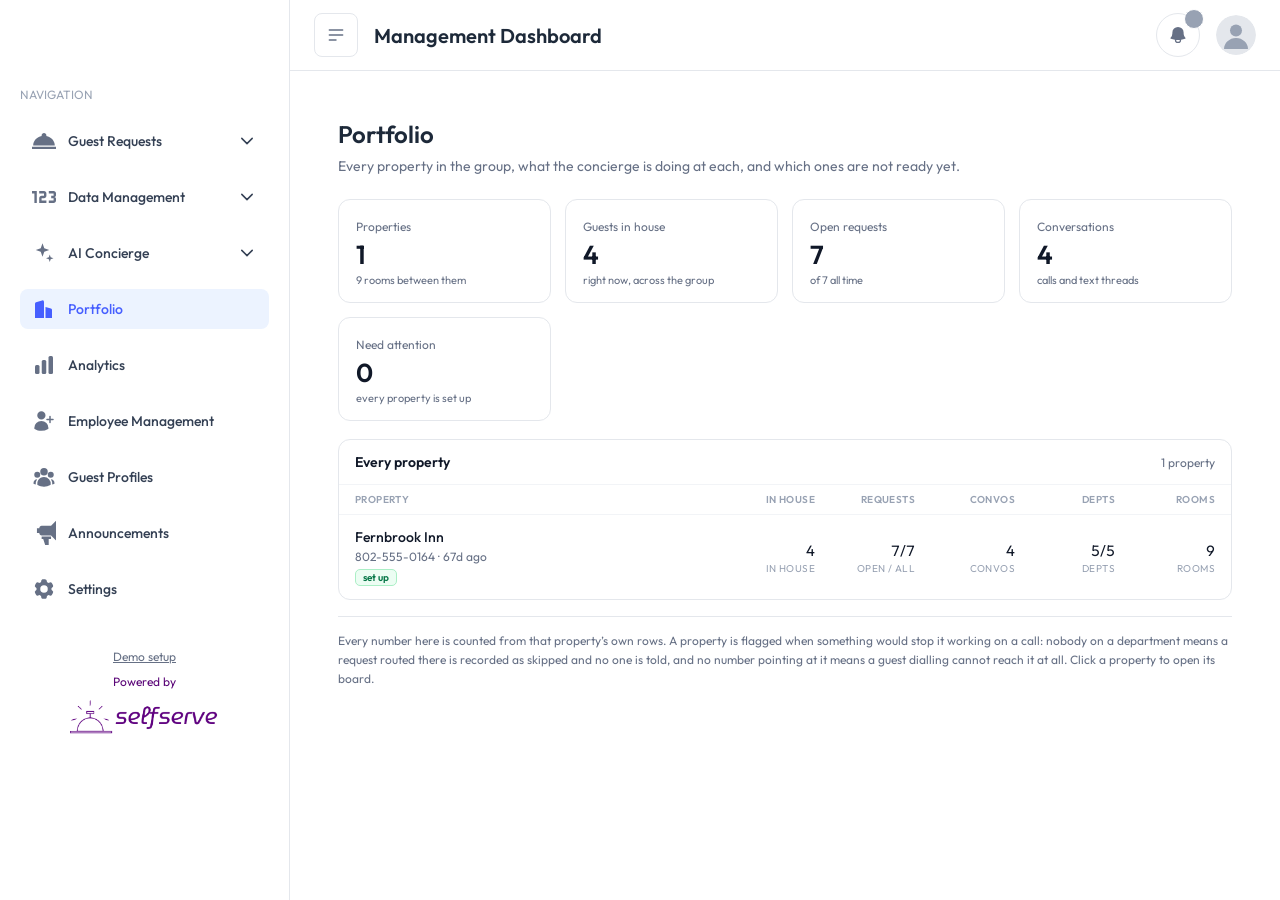
<file: portfolio.html>
<!doctype html>
<html lang="en"><head><meta charset="utf-8"><meta name="viewport" content="width=device-width,initial-scale=1">
<title>Portfolio</title><style>
  :root{
    --brand-50:#ECF3FF; --brand-100:#DDE9FF; --brand-500:#465FFF; --brand-600:#3641F5;
    --g-25:#FCFCFD; --g-50:#F9FAFB; --g-100:#F2F4F7; --g-200:#E4E7EC; --g-300:#D0D5DD;
    --g-400:#98A2B3; --g-500:#667085; --g-600:#475467; --g-700:#344054; --g-800:#1D2939; --g-900:#101828;
    --link:#1100D8; --link-hover:#0e00b8; --success-500:#12B76A; --success-50:#ECFDF3;
    --error-500:#F04438; --error-50:#FEF3F2; --danger:#EF4444; --purple:#5b0678;
    --blue-600:#2563EB; --blue-700:#1D4ED8; --blue-50:#EFF6FF; --blue-500:#3B82F6;
    --yellow-100:#FEF9C3; --yellow-200:#FEF08A; --yellow-500:#EAB308; --yellow-800:#854D0E;
    --sidebar:290px; --sidebar-collapsed:90px; --header:70px;
  }
  *{box-sizing:border-box}
  html,body{margin:0;padding:0}
  body{font-family:'Outfit',sans-serif;font-size:16px;background:#fff;color:var(--g-900);-webkit-font-smoothing:antialiased}
  a{color:inherit;text-decoration:none}
  button{font-family:inherit}
  svg{display:block}

  /* ---- sidebar (AppSidebar.tsx) ---- */
  .sidebar{position:fixed;left:0;top:0;height:100vh;width:var(--sidebar);background:#fff;
           border-right:1px solid var(--g-200);padding:0 20px;z-index:50;display:flex;flex-direction:column;
           transition:width .3s ease-in-out}
  .brand{padding:24px 0;display:flex;justify-content:center;cursor:pointer}
  .brand img{width:75%;height:auto}
  .brand .hname{font-size:17px;font-weight:600;color:var(--g-900);text-align:center;line-height:1.25}
  .navscroll{display:flex;flex-direction:column;flex-grow:1;overflow-y:auto;margin-top:16px;scrollbar-width:none}
  .navscroll::-webkit-scrollbar{display:none}
  .navsec{margin-bottom:16px;font-size:12px;line-height:20px;text-transform:uppercase;color:var(--g-400);display:flex}
  nav{margin-bottom:24px}
  nav>ul{display:flex;flex-direction:column;gap:16px;list-style:none;margin:0;padding:0}
  .menu-item{position:relative;display:flex;align-items:center;width:100%;gap:12px;padding:8px 12px;
             font-weight:500;border-radius:8px;font-size:14px;line-height:20px;cursor:pointer;
             background:none;border:0;text-align:left;color:var(--g-700)}
  .menu-item-active{background:var(--brand-50);color:var(--brand-500)}
  .menu-item-inactive:hover{background:var(--g-100)}
  .menu-item .ic{flex:none;display:block}
  .menu-item .ic svg{width:24px!important;height:24px!important;color:var(--g-500)}
  .menu-item-active .ic svg{color:var(--brand-500)}
  .menu-item .label{flex:1}
  .menu-item .caret{margin-left:auto;width:20px;height:20px;flex:none;transition:transform .2s}
  .menu-item .caret svg{width:20px;height:20px}
  .menu-item.open .caret{transform:rotate(180deg);color:var(--brand-500)}
  .submenu{overflow:hidden;transition:height .3s;height:0}
  .submenu>ul{margin:8px 0 0 36px;padding:0;list-style:none;display:flex;flex-direction:column;gap:4px}
  .menu-dropdown-item{position:relative;display:flex;align-items:center;gap:12px;border-radius:8px;
                      padding:10px 12px;font-size:14px;line-height:20px;font-weight:500;color:var(--g-700);cursor:pointer}
  .menu-dropdown-item:hover{background:var(--g-100)}
  .menu-dropdown-item.active{background:var(--brand-50);color:var(--brand-500)}
  .count{display:none;align-items:center;justify-content:center;min-width:20px;height:20px;padding:0 6px;
         margin-left:auto;font-size:12px;font-weight:500;color:#fff;background:var(--danger);border-radius:9999px}
  .count.show{display:inline-flex}
  .poweredby{display:flex;flex-direction:column;align-items:center;justify-content:center;padding:16px 0}
  .poweredby p{margin:0 0 8px;font-size:12px;color:var(--purple)}
  .poweredby img{width:150px;height:40px;object-fit:contain}
  .setuplink{display:block;margin-bottom:10px;font-size:12px;color:var(--g-500);text-decoration:underline}
  .setuplink:hover{color:var(--brand-500)}
  .setuplink.on{color:var(--brand-500);font-weight:600}

  /* collapsed (hamburger) */
  body.nav-collapsed .sidebar{width:var(--sidebar-collapsed)}
  body.nav-collapsed .sidebar .label,
  body.nav-collapsed .sidebar .caret,
  body.nav-collapsed .sidebar .count,
  body.nav-collapsed .submenu,
  body.nav-collapsed .poweredby,
  body.nav-collapsed .navsec span{display:none}
  body.nav-collapsed .menu-item{justify-content:center}
  body.nav-collapsed .main{margin-left:var(--sidebar-collapsed)}

  /* ---- header (AppHeader.tsx) ---- */
  .main{margin-left:var(--sidebar);min-height:100vh;display:flex;flex-direction:column;transition:margin-left .3s}
  .topbar{position:sticky;top:0;z-index:40;background:#fff;border-bottom:1px solid var(--g-200);display:flex;width:100%}
  .topbar .inner{display:flex;align-items:center;justify-content:space-between;flex-grow:1;padding:12px;height:var(--header)}
  .topbar h1{font-size:20px;font-weight:600;color:var(--g-800);margin:0}
  .topbar .left{display:flex;align-items:center;gap:16px}
  .topbar .right{display:flex;align-items:center;justify-content:flex-end;gap:16px;margin-left:auto}
  .hamburger{display:flex;align-items:center;justify-content:center;width:44px;height:44px;color:var(--g-500);
             border:1px solid var(--g-200);border-radius:8px;background:#fff;cursor:pointer}
  .hamburger:hover{background:var(--g-50)}
  .bell{position:relative;display:flex;align-items:center;justify-content:center;height:44px;width:44px;
        color:var(--g-500);border:1px solid var(--g-200);border-radius:9999px;background:#fff;cursor:pointer}
  .bell:hover{background:var(--g-100)}
  .bell svg{width:20px;height:20px}
  .bell .dot{position:absolute;right:-5px;top:-5px;height:20px;width:20px;border-radius:9999px;
             border:1px solid #fff;background:var(--g-400)}
  .avatar{width:40px;height:40px;border-radius:9999px;overflow:hidden;background:#fff;border:0;padding:0;cursor:pointer}
  .avatar svg{width:40px;height:40px;border-radius:9999px}
  @media (min-width:1024px){ .topbar .inner{padding:16px 24px} }

  /* ---- page ---- */
  .content{padding:16px;max-width:1536px;width:100%;margin:0 auto}
  @media (min-width:768px){ .content{padding:24px} }
  .page{display:flex;flex-direction:column;padding:24px;height:100%}
  .pagehead{margin-bottom:24px}
  .pagehead h2{font-size:24px;font-weight:600;color:var(--g-800);margin:0 0 8px}
  .pagehead p{font-size:14px;color:var(--g-500);margin:0}
  .scopewarn{margin:0 0 16px;border:1px solid #FEC84B;background:#FFFAEB;color:#93370D;
             border-radius:12px;padding:12px 16px;font-size:13px}
  .placeholder{display:flex;align-items:center;justify-content:center;height:320px;color:var(--g-500);font-size:14px;
               border:1px dashed var(--g-300);border-radius:12px;text-align:center;padding:24px}

  /* ---- tabs (RequestsTab.tsx) ---- */
  .tabs{width:100%;border-bottom:4px solid var(--g-200);display:flex;align-items:center;gap:6px;margin-bottom:16px}
  .tab{padding:8px 12px;height:36px;font-size:14px;font-weight:300;color:var(--g-900);background:none;border:0;cursor:pointer;white-space:nowrap}
  .tab:hover{color:var(--g-900)}
  .tab.active{font-weight:700;border-bottom:3px solid var(--g-900);margin-bottom:-2px;padding-top:.5px;padding-bottom:.5px}

  /* ---- toolbar (RequestsToolbar.tsx + SearchBar.tsx) ---- */
  .toolbar{display:flex;flex-wrap:wrap;align-items:center;gap:12px;margin-bottom:16px}
  .tbleft{display:flex;align-items:center;gap:8px;flex:1 1 auto;min-width:260px}
  .tbright{display:flex;flex-wrap:wrap;align-items:center;gap:8px;flex:0 0 auto}
  .iconbtn{padding:8px;border-radius:6px;border:1px solid var(--g-200);background:#fff;cursor:pointer;
           display:inline-flex;align-items:center;justify-content:center;color:var(--g-600)}
  .iconbtn:hover{background:var(--g-100)}
  .iconbtn svg{width:20px;height:20px}
  .searchwrap{display:flex;align-items:center;width:100%;flex:1}
  .searchrel{position:relative;flex-grow:1}
  .searchrel input{width:100%;padding:8px 48px 8px 12px;border:1px solid var(--g-300);border-radius:4px;
                   background:var(--g-50);color:var(--g-800);font:inherit;font-size:14px;outline:none}
  .searchrel input:focus{box-shadow:0 0 0 2px var(--blue-500)}
  .clearx{position:absolute;right:12px;top:10px;background:none;border:0;color:var(--g-400);cursor:pointer;padding:0}
  .clearx:hover{color:var(--g-600)}
  .clearx svg{width:20px;height:20px}
  .searchgo{margin-left:8px;background:var(--blue-600);color:#fff;padding:8px;border-radius:4px;border:0;cursor:pointer;
            display:inline-flex;align-items:center;justify-content:center}
  .searchgo:hover{background:var(--blue-700)}
  .searchgo svg{width:20px;height:20px}
  .chip{background:#fff;border:1px solid var(--g-100);border-radius:8px}
  .chip button{color:var(--g-900);background:none;border:0;cursor:pointer;padding:0}
  .chip .in{display:flex;align-items:center;gap:8px;margin:0 8px;font-weight:300;font-size:14px;padding:8px}
  .chip .in svg{width:20px;height:20px}
  .sel{position:relative;display:inline-block;width:224px}
  .sel>button{display:flex;width:100%;align-items:center;justify-content:space-between;padding:8px 16px;
              font-size:14px;color:var(--g-900);background:#fff;border:1px solid var(--g-200);border-radius:6px;cursor:pointer}
  .sel>button:hover{background:var(--g-100)}
  .sel>button>span:first-child{padding:0 16px}
  .sel>button svg{width:16px;height:16px}
  .menu{position:absolute;z-index:60;left:0;top:calc(100% + 8px);min-width:100%;background:#fff;
        border:1px solid var(--g-200);border-radius:12px;
        box-shadow:0 12px 16px -4px rgba(16,24,40,.08),0 4px 6px -2px rgba(16,24,40,.03);padding:8px;display:none}
  .menu.open{display:block}
  .menu button{display:block;width:100%;text-align:left;padding:8px 16px;font-size:14px;border:0;background:none;
               border-radius:6px;cursor:pointer;color:var(--g-700)}
  .menu button:hover{background:var(--g-100);color:var(--g-900)}
  /* The in-row status dropdown. Fixed minimum so the button does not resize as the label
     changes between "Submitted" and "In Progress". */
  .rowstatus{width:auto;min-width:120px}
  .rowstatus>button{padding:6px 10px}
  .rowstatus>button>span:first-child{padding:0}
  /* Fixed, not absolute. .tablewrap declares overflow-x:auto, which silently computes overflow-y
     from visible to auto, making it a scroll box on both axes — an absolutely-positioned menu is
     then clipped to the table and adds a scrollbar instead of floating over the page. Fixed
     positioning escapes that; JS sets left/top from the trigger's rect. */
  .rowstatus .menu{position:fixed;min-width:150px;left:0;top:0}
  .starbtn{display:flex;align-items:center;justify-content:center;padding:8px 16px;font-size:14px;border-radius:6px;
           border:1px solid var(--g-200);background:#fff;color:var(--g-900);cursor:pointer}
  .starbtn svg{width:20px;height:20px}
  .starbtn.on{background:var(--yellow-100);color:var(--yellow-800);border-color:var(--yellow-200)}

  /* ---- table (GeneralReqs.tsx) ---- */
  .tablewrap{flex:1;overflow-x:auto;overflow-y:visible}
  table{min-width:100%;width:100%;border-collapse:collapse}
  thead{border-bottom:3px solid var(--g-200)}
  thead th,thead td{font-weight:300;font-size:.875rem;color:var(--g-900);text-align:start;white-space:nowrap;padding:12px 4px 12px 8px}
  thead td.star{width:48px;padding:12px 8px}
  th.c-guest{width:192px;padding:12px 4px 12px 8px}
  th.c-room{width:128px;padding:12px 4px 12px 4px}
  th.c-status{padding:12px 8px 12px 4px}
  th.c-time{padding:12px 16px 12px 8px}
  th.c-last{width:160px;padding:12px 8px}
  tbody tr{border-top:1px solid var(--g-200);cursor:pointer}
  tbody tr:first-child{border-top:0}
  tbody tr:hover{background:var(--g-50)}
  tbody tr.done{background:var(--g-50)}
  /* Deliberately NOT the .sel class: that one is the dropdown wrapper, and its
     display:inline-block / width:224px were landing on the <tr> too, collapsing the row. */
  tbody tr.rowsel{background:var(--blue-50);box-shadow:inset 4px 0 0 0 var(--blue-500)}
  tbody td{font-size:.875rem;font-weight:300;color:var(--link);vertical-align:middle;white-space:nowrap;padding:12px 4px 12px 8px}
  tbody td.star{width:48px;padding:12px 8px}
  tbody td.c-status{min-width:120px;padding:12px 8px 12px 4px}
  tbody td.c-time{padding:12px 16px 12px 8px}
  .starcell{background:none;border:0;cursor:pointer;padding:0;color:var(--g-500);display:inline-flex}
  .starcell svg{width:20px;height:20px}
  .starcell.on{color:var(--yellow-500)}
  .statusbtn{display:inline-flex;align-items:center;border:1px solid var(--g-300);border-radius:4px;
             padding:4px 8px;font-size:14px;background:var(--g-50);color:var(--g-900);cursor:pointer}
  .statusbtn:hover{background:var(--g-100)}
  .statusbtn>span{margin-right:8px;white-space:nowrap}
  .statusbtn svg{width:16px;height:16px}
  .empty{display:flex;align-items:center;justify-content:center;height:256px;color:var(--g-500);font-size:14px}

  /* ---- pagination ---- */
  .pager{margin-top:16px;display:flex;align-items:center;justify-content:space-between}
  .pager .grp{display:flex;align-items:center;gap:8px}
  .pager span{font-size:14px;color:var(--g-600)}
  .pager select{border:1px solid var(--g-300);border-radius:4px;padding:4px 32px 4px 12px;font:inherit;font-size:14px;background:#fff}
  .pager button{padding:4px 12px;border:1px solid var(--g-300);border-radius:4px;background:#fff;cursor:pointer;font:inherit;font-size:14px}
  .pager button:disabled{opacity:.5;cursor:default}
  .pager button:not(:disabled):hover{background:var(--g-50)}

  /* ---- drawer ---- */
  /* Starts below the header (z-index 40) rather than over it, so the hamburger stays clickable
     while a drawer is open. */
  .backdrop{position:fixed;inset:var(--header) 0 0 0;z-index:39;display:none}
  .backdrop.open{display:block}
  .drawer{position:fixed;right:0;top:var(--header);width:30%;min-width:380px;height:calc(100vh - var(--header));
          background:#fff;z-index:50;padding:20px;overflow-y:auto;transform:translateX(100%);
          transition:transform .3s ease-in-out;box-shadow:0 0 15px rgba(0,0,0,.1)}
  .drawer.open{transform:translateX(0)}
  .dnav{display:flex;justify-content:space-between;align-items:center;margin-bottom:8px}
  .dnav .grp{display:flex;align-items:center;gap:8px}
  /* Room-service order lines, at the prices quoted. */
  .otable{width:100%;border-collapse:collapse;font-size:13px}
  .otable th{text-align:left;font-size:11px;letter-spacing:.04em;text-transform:uppercase;color:var(--g-500);
             font-weight:500;padding:0 0 6px;border-bottom:1px solid var(--g-200)}
  .otable td{padding:8px 0;border-bottom:1px solid var(--g-100);vertical-align:top;color:var(--g-800)}
  .otable .oqty{width:52px;text-align:center}
  .otable .oamt{width:88px;text-align:right;font-variant-numeric:tabular-nums}
  .otable .ototal td{font-weight:600;border-bottom:0;padding-top:10px}
  .oinstr{display:block;font-size:12px;color:var(--g-500);margin-top:2px}
  /* Dispatch trail — who was told, on what channel, and whether it worked. */
  .drow{display:flex;flex-wrap:wrap;align-items:center;gap:8px;padding:8px 0;border-bottom:1px solid var(--g-100)}
  /* Outbound to the guest, as opposed to inbound to a department. Tinted so the two
     directions of the trail are distinguishable at a glance. */
  .drow.toguest{background:#F9FAFB;margin:0 -8px;padding-left:8px;padding-right:8px;border-radius:6px}
  .drow:last-child{border-bottom:0}
  .dchip{font-size:11px;font-weight:600;letter-spacing:.04em;padding:3px 8px;border-radius:6px;white-space:nowrap}
  .dchip.ok{background:#ECFDF3;color:#067647;border:1px solid #ABEFC6}
  .dchip.sim{background:#F2F4F7;color:#475467;border:1px solid #E4E7EC}
  .dchip.bad{background:#FEF3F2;color:#B42318;border:1px solid #FECDCA}
  .dwho{font-size:13px;color:var(--g-800)}
  .dwhen{font-size:12px;color:var(--g-500);margin-left:auto}
  .daddr{flex-basis:100%;font-size:12px;color:var(--g-500)}
  .dmuted{font-size:13px;color:var(--g-500);margin:6px 0}
  /* How a request arrived. Voice is the one worth noticing. */
  .chan{font-size:10px;font-weight:700;letter-spacing:.05em;padding:2px 6px;border-radius:5px;margin-left:6px;vertical-align:middle}
  .chan.voice{background:#EEF4FF;color:#3538CD;border:1px solid #C7D7FE}
  .chan.text{background:#F4F3FF;color:#5925DC;border:1px solid #D9D6FE}
  .chan.unver{background:#FFFAEB;color:#B54708;border:1px solid #FEDF89}
  .hotelswitch{display:flex;align-items:center;gap:8px;margin-right:12px;font-size:13px;color:var(--g-500)}
  .hotelswitch select{font:inherit;color:var(--g-800);padding:6px 10px;border:1px solid var(--g-300);
    border-radius:8px;background:#fff;max-width:220px}
  .chan.notified{background:#ECFDF3;color:#067647;border:1px solid #ABEFC6}
  /* Amber, not green: the request is legitimate but the caller was not the named guest. */
  .chan.companion{background:#FFFAEB;color:#B54708;border:1px solid #FEDF89}
  .pill{border:0;background:none;border-radius:9999px;padding:8px;cursor:pointer;color:var(--g-900);display:inline-flex}
  .pill:hover{background:var(--g-100)}
  .pill:disabled{opacity:.5;cursor:not-allowed}
  .pill svg{width:20px;height:20px}
  .pill.rot svg{transform:rotate(180deg)}
  .dstar{display:flex;align-items:center;gap:20px;margin-bottom:16px}
  .dstar p{margin:0;font-weight:300;color:var(--g-500);font-style:italic}
  .dstatus{display:flex;align-items:center;margin-bottom:16px}
  .dstatus>p{margin:0 8px 0 0;font-weight:500;color:var(--g-900)}
  .dnote{font-size:12px;color:var(--g-500);margin:0 0 8px}
  .drawer h3{font-size:18px;font-weight:600;color:var(--g-900);margin:0 0 8px;border-bottom:1px solid var(--g-200);padding-bottom:4px}
  .drawer h3.noline{border-bottom:0;padding-bottom:0;margin-bottom:16px}
  .dsec{margin-bottom:16px}
  .desc{background:var(--g-50);border:1px solid var(--g-200);border-radius:8px;padding:16px}
  .desc p{margin:0;font-weight:300;color:var(--g-900);font-size:16px;line-height:1.625;word-break:break-word}
  .kv{display:flex;align-items:flex-start;font-size:14px;margin-bottom:12px}
  .kv .k{width:112px;flex:none;font-weight:500;color:var(--g-700);margin:0}
  .kv .v{font-weight:300;color:var(--g-900);word-break:break-word;margin:0}
  .msgbox{border:1px solid var(--g-300);border-radius:8px;overflow:hidden}
  .msgbox input{width:100%;padding:8px 12px;background:#fff;color:var(--g-900);border:0;
                border-bottom:1px solid var(--g-300);font:inherit;font-size:14px;outline:none}
  .msgtype{padding:8px 12px;border-bottom:1px solid var(--g-300)}
  .msgtype label{display:block;font-size:12px;font-weight:500;color:var(--g-500);margin-bottom:4px}
  .msgtype select{width:100%;background:#fff;color:var(--g-900);font:inherit;font-size:14px;border-radius:6px;
                  padding:4px;border:1px solid var(--g-300);outline:none}
  .msgbox textarea{width:100%;padding:8px 12px 0;background:#fff;color:var(--g-900);border:0;
                   font:inherit;font-size:14px;outline:none;resize:vertical;min-height:74px}
  .msgbtns{display:grid;grid-template-columns:1fr 1fr;gap:12px;margin-top:12px}
  .msgbtns button{width:100%;padding:8px 16px;font-size:14px;font-weight:500;border-radius:6px;cursor:pointer}
  .btn-ghost{color:var(--g-700);background:var(--g-100);border:1px solid var(--g-300)}
  .btn-ghost:hover{background:var(--g-200)}
  .btn-send{color:#fff;background:var(--link);border:0}
  .btn-send:hover{background:var(--link-hover)}
  .btn-send:disabled{opacity:.5;cursor:not-allowed}

  /* ---- alert / toast (Alert.tsx) ---- */
  .alert{border-radius:12px;border:1px solid var(--success-500);background:var(--success-50);padding:16px;
         display:flex;align-items:flex-start;gap:12px}
  .alert .ai{margin-top:-2px;color:var(--success-500);flex:none}
  .alert h4{margin:0 0 4px;font-size:14px;font-weight:600;color:var(--g-800)}
  .alert p{margin:0;font-size:14px;color:var(--g-500)}
  .toast{position:fixed;bottom:16px;right:16px;z-index:50;display:none}
  .toast.show{display:block}
  .sel.picked > button{border-color:var(--brand-300,#B2CCFF);background:var(--brand-50,#F5F8FF);color:var(--g-800);font-weight:500}
  .inlinealert{margin-top:12px;display:none}
  .inlinealert.show{display:block}
  /* Failure variant of the same alert/toast markup. Every write used to swallow its errors, so a
     rejected request looked identical to a dead button — which is exactly how the status dropdown
     hid for two rounds of "it doesn't work". */
  .alert.bad{border-color:var(--error-500,#F04438);background:var(--error-50,#FEF3F2)}
  .alert.bad .ai{color:var(--error-500,#F04438)}

  /* ---- ground-truth page ---- */
  .gt h3{font-size:16px;font-weight:600;color:var(--g-800);margin:28px 0 10px;border-bottom:0;padding-bottom:0}
  .gt table{border:1px solid var(--g-200);border-radius:8px;overflow:hidden}
  .gt tbody td{color:var(--g-700)}
  .gt tbody tr{cursor:default}
  .gt tr.here td{background:var(--success-50)}

  /* ---- control panel ---- */
  .cards{display:grid;grid-template-columns:repeat(auto-fit,minmax(360px,1fr));gap:20px}
  .card{border:1px solid var(--g-200);border-radius:16px;background:#fff}
  .card>h3{margin:0;padding:20px 24px;font-size:16px;font-weight:600;color:var(--g-800);border-bottom:0}
  .card>h3 small{display:block;margin-top:4px;font-size:13px;font-weight:400;color:var(--g-500)}
  .card>.body{padding:20px 24px;border-top:1px solid var(--g-100)}
  .field{margin-bottom:14px}
  .field label{display:block;font-size:13px;font-weight:500;color:var(--g-700);margin-bottom:6px}
  .field input,.field select,.field textarea{width:100%;padding:9px 12px;border:1px solid var(--g-300);border-radius:8px;
    font:inherit;font-size:14px;color:var(--g-800);background:#fff;outline:none}
  .field input:focus,.field select:focus,.field textarea:focus{border-color:var(--brand-500);box-shadow:0 0 0 4px rgba(70,95,255,.12)}
  .field textarea{min-height:120px;font-family:ui-monospace,SFMono-Regular,Menlo,monospace;font-size:12px}
  .row2{display:grid;grid-template-columns:1fr 1fr;gap:12px}
  .btn{display:inline-flex;align-items:center;justify-content:center;gap:8px;padding:10px 18px;border-radius:8px;
       border:0;background:var(--brand-500);color:#fff;font:inherit;font-size:14px;font-weight:500;cursor:pointer}
  .btn:hover{background:var(--brand-600)}
  .btn:disabled{background:#9CB9FF;cursor:default}
  .btn.ghost{background:#fff;color:var(--g-700);border:1px solid var(--g-300)}
  .btn.ghost:hover{background:var(--g-50)}
  .btn.danger{background:#fff;color:#B42318;border:1px solid #FDA29B}
  .btn.danger:hover{background:var(--error-50)}
  .result{margin-top:14px;border-radius:8px;padding:12px 14px;font-size:13px;display:none}
  .result.ok{display:block;background:var(--success-50);border:1px solid var(--success-500);color:#054F31}
  .result.err{display:block;background:var(--error-50);border:1px solid var(--error-500);color:#912018}
  .statgrid{display:grid;grid-template-columns:1fr;gap:10px}
  .stat{display:flex;justify-content:space-between;gap:12px;font-size:14px;padding:8px 0;border-bottom:1px solid var(--g-100)}
  .stat .l{color:var(--g-500)}
  .stat .v{color:var(--g-900);font-weight:500;text-align:right;word-break:break-word}
  .hint{font-size:12px;color:var(--g-500);margin-top:8px;line-height:1.5}
  code{background:var(--g-100);border-radius:4px;padding:1px 5px;font-size:12px}

  @media (max-width:1024px){ .sidebar{display:none} .main{margin-left:0} .drawer{width:100%;min-width:0} }

  .pkpis{display:grid;grid-template-columns:repeat(auto-fit,minmax(180px,1fr));gap:14px;margin-bottom:18px}
  .pkpi{border:1px solid var(--g-200);border-radius:12px;background:#fff;padding:15px 17px}
  .pkpi .t{font-size:12px;color:var(--g-500)}
  .pkpi b{font-size:26px;font-weight:600;color:var(--g-900);line-height:1;display:block;margin-top:7px}
  .pkpi .s{font-size:11px;color:var(--g-500);margin-top:5px;display:block}
  .pkpi.warn{border-color:#FEDF89;background:#FFFCF5}
  .pkpi.warn b{color:#B54708}
  .ptable{border:1px solid var(--g-200);border-radius:12px;background:#fff;overflow:hidden}
  .ph2{display:flex;align-items:center;gap:10px;padding:13px 16px;border-bottom:1px solid var(--g-100)}
  .ph2 h3{margin:0;font-size:14px;font-weight:600;color:var(--g-900)}
  .ph2 .n{font-size:12px;color:var(--g-500);margin-left:auto}
  .prow{display:flex;align-items:center;gap:14px;padding:13px 16px;border-bottom:1px solid var(--g-100);
    cursor:pointer}
  .prow:last-child{border-bottom:0}
  .prow:hover{background:var(--g-50,#F9FAFB)}
  .prow .nm{flex:1;min-width:150px}
  .prow .nm .t{font-size:14px;color:var(--g-900);font-weight:500}
  .prow .nm .sub{font-size:12px;color:var(--g-500);margin-top:3px}
  .prow .col{flex:none;width:86px;text-align:right;font-variant-numeric:tabular-nums}
  .prow .col .v{font-size:15px;color:var(--g-900)}
  .prow .col .k{font-size:10px;color:var(--g-400,#98A2B3);text-transform:uppercase;letter-spacing:.04em;display:block;margin-top:2px}
  .prow .col.dim .v{color:var(--g-400,#98A2B3)}
  .pcols{display:flex;align-items:center;gap:14px;padding:8px 16px;border-bottom:1px solid var(--g-100);
    font-size:10px;font-weight:600;letter-spacing:.04em;text-transform:uppercase;color:var(--g-400,#98A2B3)}
  .pcols .nm{flex:1;min-width:150px}.pcols .col{width:86px;text-align:right;flex:none}
  .gap{display:inline-block;font-size:10px;font-weight:600;padding:1px 7px;border-radius:5px;
    background:#FFFAEB;color:#B54708;border:1px solid #FEDF89;margin-right:5px;margin-top:5px}
  .okpill{display:inline-block;font-size:10px;font-weight:600;padding:1px 7px;border-radius:5px;
    background:#ECFDF3;color:#067647;border:1px solid #ABEFC6;margin-top:5px}
  .pfoot{font-size:12px;color:var(--g-500);line-height:1.6;border-top:1px solid var(--g-200);
    padding-top:14px;margin-top:16px}
  .pnone{font-size:13px;color:var(--g-500);padding:18px 16px;margin:0}
</style>  <link rel="stylesheet" href="assets/fonts.css">
  <script src="assets/snapshot.js"></script>
  <script src="assets/offline.js"></script>
</head>
<body>

  <aside class="sidebar">
    <a class="brand" href="index.html" id="brandLink">
      <img id="hotelLogo" alt="Hotel Logo" style="display:none" />
      <span class="hname" id="hotelName">&nbsp;</span>
    </a>
    <div class="navscroll">
      <nav>
        <div class="navsec"><span>Navigation</span></div>
        <ul>
          <li>
            <button class="menu-item menu-item-inactive" data-submenu="requests">
              <span class="ic"><svg width="18" height="13" viewBox="0 0 18 13" fill="none" xmlns="http://www.w3.org/2000/svg"><path d="M9 0.5C9.47739 0.5 9.93523 0.680612 10.2728 1.0021C10.6104 1.32359 10.8 1.75963 10.8 2.21429C10.8 2.42 10.764 2.61714 10.692 2.80571C14.355 3.5 17.1 6.42286 17.1 9.92857H0.9C0.9 6.42286 3.645 3.5 7.308 2.80571C7.236 2.61714 7.2 2.42 7.2 2.21429C7.2 1.75963 7.38964 1.32359 7.72721 1.0021C8.06477 0.680612 8.52261 0.5 9 0.5ZM18 12.5H0V10.7857H18V12.5Z" fill="currentColor"/></svg></span><span class="label">Guest Requests</span>
              <span class="caret"><svg width="20" height="20" viewBox="0 0 20 20" fill="none" xmlns="http://www.w3.org/2000/svg"><path d="M4.79175 7.396L10.0001 12.6043L15.2084 7.396" stroke="currentColor" stroke-width="1.5" stroke-linecap="round" stroke-linejoin="round"/></svg></span>
            </button>
            <div class="submenu" data-for="requests">
              <ul>
                <li class="menu-dropdown-item" data-board="general"><span class="label">General</span><span class="count" id="c-general">0</span></li>
                <li class="menu-dropdown-item" data-board="dining"><span class="label">In-Room Dining</span><span class="count" id="c-dining">0</span></li>
                <li class="menu-dropdown-item" data-board="reservations"><span class="label">Reservations</span><span class="count" id="c-reservations">0</span></li>
                <li class="menu-dropdown-item" data-nav="messages"><span class="label">Message History</span></li>
              </ul>
            </div>
          </li>
          <li>
            <button class="menu-item menu-item-inactive" data-submenu="data">
              <span class="ic"><svg width="20" height="11" viewBox="0 0 20 11" fill="none" xmlns="http://www.w3.org/2000/svg"><path d="M2 10.5V2.5H0V0.5H4V10.5H2ZM20 8.5C20 9.61 19.1 10.5 18 10.5H14V8.5H18V6.5H16V4.5H18V2.5H14V0.5H18C18.5304 0.5 19.0391 0.710714 19.4142 1.08579C19.7893 1.46086 20 1.96957 20 2.5V4C20 4.39782 19.842 4.77936 19.5607 5.06066C19.2794 5.34196 18.8978 5.5 18.5 5.5C18.8978 5.5 19.2794 5.65804 19.5607 5.93934C19.842 6.22064 20 6.60218 20 7V8.5ZM12 8.5V10.5H6V6.5C6 5.39 6.9 4.5 8 4.5H10V2.5H6V0.5H10C10.5304 0.5 11.0391 0.710714 11.4142 1.08579C11.7893 1.46086 12 1.96957 12 2.5V4.5C12 5.61 11.1 6.5 10 6.5H8V8.5H12Z" fill="currentColor"/></svg></span><span class="label">Data Management</span>
              <span class="caret"><svg width="20" height="20" viewBox="0 0 20 20" fill="none" xmlns="http://www.w3.org/2000/svg"><path d="M4.79175 7.396L10.0001 12.6043L15.2084 7.396" stroke="currentColor" stroke-width="1.5" stroke-linecap="round" stroke-linejoin="round"/></svg></span>
            </button>
            <div class="submenu" data-for="data">
              <ul>
                <li class="menu-dropdown-item" data-nav="data" data-section="property"><span class="label">Hotel Info</span></li>
                <li class="menu-dropdown-item" data-nav="data" data-section="restaurants"><span class="label">Restaurants</span></li>
                <li class="menu-dropdown-item" data-nav="data" data-section="menu"><span class="label">Menu Items</span></li>
                <li class="menu-dropdown-item" data-nav="data" data-section="menu"><span class="label">Room Service</span></li>
                <li class="menu-dropdown-item" data-nav="data" data-section="housekeeping"><span class="label">Housekeeping</span></li>
                <li class="menu-dropdown-item" data-nav="data" data-section="facilities"><span class="label">Facilities</span></li>
                <li class="menu-dropdown-item" data-nav="soon"><span class="label">Special Events</span></li>
                <li class="menu-dropdown-item" data-nav="soon"><span class="label">Special Products</span></li>
              </ul>
            </div>
          </li>
          <li>
            <button class="menu-item menu-item-inactive" data-submenu="ai">
              <span class="ic"><svg viewBox="0 0 24 24" fill="currentColor" xmlns="http://www.w3.org/2000/svg"><path d="M10.5 2.25 12.28 7.22 17.25 9 12.28 10.78 10.5 15.75 8.72 10.78 3.75 9 8.72 7.22 10.5 2.25Z"/><path d="M17.75 13.5 18.68 16.32 21.5 17.25 18.68 18.18 17.75 21 16.82 18.18 14 17.25 16.82 16.32 17.75 13.5Z"/></svg></span><span class="label">AI Concierge</span>
              <span class="caret"><svg width="20" height="20" viewBox="0 0 20 20" fill="none" xmlns="http://www.w3.org/2000/svg"><path d="M4.79175 7.396L10.0001 12.6043L15.2084 7.396" stroke="currentColor" stroke-width="1.5" stroke-linecap="round" stroke-linejoin="round"/></svg></span>
            </button>
            <div class="submenu" data-for="ai">
              <ul>
                <li class="menu-dropdown-item" data-nav="page" data-page="journeys.html"><span class="label">Guest Journeys</span></li>
                <li class="menu-dropdown-item" data-nav="page" data-page="knowledge.html"><span class="label">Knowledge Base</span></li>
                <li class="menu-dropdown-item" data-nav="page" data-page="agent.html"><span class="label">Agent Settings</span></li>
                <li class="menu-dropdown-item" data-nav="page" data-page="calls.html"><span class="label">Call Transcripts</span></li>
                <li class="menu-dropdown-item" data-nav="page" data-page="chat.html"><span class="label">Text the Concierge</span></li>
              </ul>
            </div>
          </li>
          <li><a class="menu-item menu-item-inactive menu-item-active" data-nav="page" data-page="portfolio.html"><span class="ic"><svg viewBox="0 0 24 24" fill="currentColor" xmlns="http://www.w3.org/2000/svg"><path d="M3 21V6.75a1.5 1.5 0 0 1 1.06-1.43l6-1.85A1.5 1.5 0 0 1 12 4.9V21H3Zm2.6-11.4h2.2v2.1H5.6V9.6Zm0 4.2h2.2v2.1H5.6v-2.1ZM13.5 21V9.9l5.44 1.63A1.5 1.5 0 0 1 20 12.97V21h-6.5Zm2.1-6.3h2.2v2.1h-2.2v-2.1Z"/></svg></span><span class="label">Portfolio</span></a></li>
          <li><a class="menu-item menu-item-inactive" data-nav="page" data-page="analytics.html"><span class="ic"><svg viewBox="0 0 24 24" fill="currentColor" xmlns="http://www.w3.org/2000/svg"><rect x="3" y="12" width="4.5" height="9" rx="1.5"/><rect x="9.75" y="7" width="4.5" height="14" rx="1.5"/><rect x="16.5" y="3" width="4.5" height="18" rx="1.5"/></svg></span><span class="label">Analytics</span></a></li>
          <li><a class="menu-item menu-item-inactive" data-nav="page" data-page="staff.html"><span class="ic"><svg viewBox="0 0 24 24" fill="currentColor" xmlns="http://www.w3.org/2000/svg"><path d="M5.25 6.375a4.125 4.125 0 1 1 8.25 0 4.125 4.125 0 0 1-8.25 0ZM2.25 19.125a7.125 7.125 0 0 1 14.25 0v.003l-.001.119a.75.75 0 0 1-.363.63 13.067 13.067 0 0 1-6.761 1.873c-2.472 0-4.786-.684-6.76-1.873a.75.75 0 0 1-.364-.63l-.001-.122ZM18.75 7.5a.75.75 0 0 0-1.5 0v2.25H15a.75.75 0 0 0 0 1.5h2.25v2.25a.75.75 0 0 0 1.5 0v-2.25H21a.75.75 0 0 0 0-1.5h-2.25V7.5Z"/></svg></span><span class="label">Employee Management</span></a></li>
          <li><a class="menu-item menu-item-inactive" data-nav="page" data-page="guests.html"><span class="ic"><svg viewBox="0 0 24 24" fill="currentColor" xmlns="http://www.w3.org/2000/svg"><path d="M8.25 6.75a3.75 3.75 0 1 1 7.5 0 3.75 3.75 0 0 1-7.5 0ZM15.75 9.75a3 3 0 1 1 6 0 3 3 0 0 1-6 0ZM2.25 9.75a3 3 0 1 1 6 0 3 3 0 0 1-6 0ZM6.31 15.117A6.745 6.745 0 0 1 12 12a6.745 6.745 0 0 1 6.709 7.498.75.75 0 0 1-.372.568A12.696 12.696 0 0 1 12 21.75c-2.305 0-4.47-.612-6.337-1.684a.75.75 0 0 1-.372-.568 6.787 6.787 0 0 1 1.019-4.38Z"/><path d="M5.082 14.254a8.287 8.287 0 0 0-1.308 5.135 9.687 9.687 0 0 1-1.764-.44l-.115-.04a.563.563 0 0 1-.373-.487l-.01-.121a3.75 3.75 0 0 1 3.57-4.047ZM20.226 19.389a8.287 8.287 0 0 0-1.308-5.135 3.75 3.75 0 0 1 3.57 4.047l-.01.121a.563.563 0 0 1-.373.486l-.115.04c-.567.2-1.156.349-1.764.441Z"/></svg></span><span class="label">Guest Profiles</span></a></li>
          <li><a class="menu-item menu-item-inactive" data-nav="soon"><span class="ic"><svg width="5" height="5" viewBox="0 0 10 17" fill="none" xmlns="http://www.w3.org/2000/svg"><path d="M1.66667 5.1C1.66667 4.165 2.41667 3.4 3.33333 3.4H10L13.3333 0H15V13.6H13.3333L10 10.2H3.33333C2.89131 10.2 2.46738 10.0209 2.15482 9.70208C1.84226 9.38327 1.66667 8.95087 1.66667 8.5H0V5.1H1.66667ZM8.33333 12.75V17H5.83333L4.44167 12.75H3.33333V11.05H10V12.75H8.33333Z" fill="currentColor"/></svg></span><span class="label">Announcements</span></a></li>
          <li><a class="menu-item menu-item-inactive" data-nav="soon"><span class="ic"><svg viewBox="0 0 24 24" fill="currentColor" xmlns="http://www.w3.org/2000/svg"><path fill-rule="evenodd" clip-rule="evenodd" d="M11.078 2.25c-.917 0-1.699.663-1.85 1.567L9.05 4.889c-.02.12-.115.26-.297.348a7.493 7.493 0 0 0-.986.57c-.166.115-.334.126-.45.083L6.3 5.508a1.875 1.875 0 0 0-2.282.819l-.922 1.597a1.875 1.875 0 0 0 .432 2.385l.84.692c.095.078.17.229.154.43a7.598 7.598 0 0 0 0 1.139c.015.2-.059.352-.153.43l-.841.692a1.875 1.875 0 0 0-.432 2.385l.922 1.597a1.875 1.875 0 0 0 2.282.818l1.019-.382c.115-.043.283-.031.45.082.312.214.641.405.985.57.182.088.277.228.297.35l.178 1.071c.151.904.933 1.567 1.85 1.567h1.844c.916 0 1.699-.663 1.85-1.567l.178-1.072c.02-.12.114-.26.297-.349.344-.165.673-.356.985-.57.167-.114.335-.125.45-.082l1.02.382a1.875 1.875 0 0 0 2.28-.819l.923-1.597a1.875 1.875 0 0 0-.432-2.385l-.84-.692c-.095-.078-.17-.229-.154-.43a7.614 7.614 0 0 0 0-1.139c-.016-.2.059-.352.153-.43l.84-.692c.708-.582.891-1.59.433-2.385l-.922-1.597a1.875 1.875 0 0 0-2.282-.818l-1.02.382c-.114.043-.282.031-.449-.083a7.49 7.49 0 0 0-.985-.57c-.183-.087-.277-.227-.297-.348l-.179-1.072a1.875 1.875 0 0 0-1.85-1.567h-1.843ZM12 15.75a3.75 3.75 0 1 0 0-7.5 3.75 3.75 0 0 0 0 7.5Z"/></svg></span><span class="label">Settings</span></a></li>
        </ul>
      </nav>
      <div class="poweredby">
        <a class="setuplink" href="setup.html">Demo setup</a>
        <p>Powered by</p>
        <img src="assets/selfserve-logo.png" alt="Logo" width="150" height="40" />
      </div>
    </div>
  </aside>
<div class="main">

  <header class="topbar"><div class="inner">
    <div class="left">
      <button class="hamburger" id="navToggle" aria-label="Toggle Sidebar"><svg width="16" height="12" viewBox="0 0 16 12" fill="none" xmlns="http://www.w3.org/2000/svg"><path fill-rule="evenodd" clip-rule="evenodd" d="M0.583252 1C0.583252 0.585788 0.919038 0.25 1.33325 0.25H14.6666C15.0808 0.25 15.4166 0.585786 15.4166 1C15.4166 1.41421 15.0808 1.75 14.6666 1.75L1.33325 1.75C0.919038 1.75 0.583252 1.41422 0.583252 1ZM0.583252 11C0.583252 10.5858 0.919038 10.25 1.33325 10.25L7.99992 10.25C8.41413 10.25 8.74992 10.5858 8.74992 11C8.74992 11.4142 8.41413 11.75 7.99992 11.75L1.33325 11.75C0.919038 11.75 0.583252 11.4142 0.583252 11ZM1.33325 5.25C0.919038 5.25 0.583252 5.58579 0.583252 6C0.583252 6.41421 0.919038 6.75 1.33325 6.75L14.6666 6.75C15.0808 6.75 15.4166 6.41421 15.4166 6C15.4166 5.58579 15.0808 5.25 14.6666 5.25L1.33325 5.25Z" fill="currentColor"/></svg></button>
      <h1>Management Dashboard</h1>
    </div>
    <div class="right">
      <!-- Property switcher. The board and data pages scope to ?hotelId=, which previously could
           only be set by typing a UUID into the URL — so a second property was effectively
           invisible. Hidden until a page populates it (the setup page has its own pickers). -->
      <label class="hotelswitch" id="hotelSwitchWrap" style="display:none">
        <span>Property</span>
        <select id="hotelSwitch" aria-label="Switch property"></select>
      </label>
      <button class="bell" aria-label="Push notifications"><span class="dot"></span><svg viewBox="0 0 24 24" fill="currentColor" xmlns="http://www.w3.org/2000/svg"><path fill-rule="evenodd" clip-rule="evenodd" d="M5.25 9a6.75 6.75 0 0 1 13.5 0v.75c0 2.123.8 4.057 2.118 5.52a.75.75 0 0 1-.297 1.206c-1.544.57-3.16.99-4.831 1.243a3.75 3.75 0 1 1-7.48 0 24.585 24.585 0 0 1-4.831-1.244.75.75 0 0 1-.298-1.205A8.217 8.217 0 0 0 5.25 9.75V9Zm4.502 8.9a2.25 2.25 0 1 0 4.496 0 25.057 25.057 0 0 1-4.496 0Z"/></svg></button>
      <button class="avatar" aria-label="Open user menu"><svg viewBox="0 0 40 40" xmlns="http://www.w3.org/2000/svg"><rect width="40" height="40" fill="#E4E7EC"/><circle cx="20" cy="15.5" r="6" fill="#98A2B3"/><path d="M8 34c0-6.075 5.373-11 12-11s12 4.925 12 11" fill="#98A2B3"/></svg></button>
    </div>
  </div></header>
  <div class="content"><div class="page">
    <div class="pagehead"><h2>Portfolio</h2>
      <p>Every property in the group, what the concierge is doing at each, and which ones are not
        ready yet.</p></div>
    
    <div class="pkpis" id="pkpis"></div>
    <div class="ptable">
      <div class="ph2"><h3>Every property</h3><span class="n" id="pCount"></span></div>
      <div class="pcols"><span class="nm">Property</span>
        <span class="col">In house</span><span class="col">Requests</span>
        <span class="col">Convos</span><span class="col">Depts</span><span class="col">Rooms</span></div>
      <div id="prows"></div>
    </div>
    <p class="pfoot">Every number here is counted from that property&rsquo;s own rows. A property is
    flagged when something would stop it working on a call: nobody on a department means a request
    routed there is recorded as skipped and no one is told, and no number pointing at it means a
    guest dialling cannot reach it at all. Click a property to open its board.</p>
  </div></div>
</div>
<script>

  (function(){
    function setH(el, open){ el.style.height = open ? (el.firstElementChild.offsetHeight + 8) + 'px' : '0px'; }
    document.querySelectorAll('.menu-item[data-submenu]').forEach(function(btn){
      var panel = document.querySelector('.submenu[data-for="' + btn.getAttribute('data-submenu') + '"]');
      if(!panel) return;
      setH(panel, btn.classList.contains('open'));
      if(btn.classList.contains('open')) btn.classList.add('menu-item-active');
      btn.addEventListener('click', function(){
        var open = !btn.classList.contains('open');
        btn.classList.toggle('open', open);
        btn.classList.toggle('menu-item-active', open);
        setH(panel, open);
      });
    });
    var t = document.getElementById('navToggle');
    if(t) t.addEventListener('click', function(){ document.body.classList.toggle('nav-collapsed'); });
  })();


  function navNotice(msg){
    var n = document.getElementById('navNotice');
    if(!n){
      n = document.createElement('div');
      n.id = 'navNotice';
      n.style.cssText = 'position:fixed;left:50%;transform:translateX(-50%);bottom:24px;z-index:80;' +
        'background:#101828;color:#fff;font-size:14px;padding:12px 16px;border-radius:10px;' +
        'box-shadow:0 8px 24px rgba(16,24,40,.24);max-width:min(560px,90vw);text-align:center';
      document.body.appendChild(n);
    }
    n.textContent = msg;
    n.style.display = 'block';
    clearTimeout(n._t);
    n._t = setTimeout(function(){ n.style.display = 'none'; }, 4000);
  }

  /**
   * Populate the header's property switcher and navigate on change, preserving the current page.
   * Called by whichever page has the hotel list; pages that do not call it keep it hidden.
   */
  function wireHotelSwitcher(hotels, currentId){
    var wrap = document.getElementById('hotelSwitchWrap'), sel = document.getElementById('hotelSwitch');
    if(!wrap || !sel || !hotels || hotels.length < 2) return;   // nothing to switch between
    sel.innerHTML = hotels.map(function(h){
      return '<option value="'+h.id+'"'+(h.id===currentId?' selected':'')+'>'+
             String(h.name||'(unnamed)').replace(/[&<>"]/g, function(c){
               return {'&':'&amp;','<':'&lt;','>':'&gt;','"':'&quot;'}[c]; })+'</option>';
    }).join('');
    wrap.style.display = 'flex';
    sel.onchange = function(){
      var u = new URL(location.href);
      u.searchParams.set('hotelId', sel.value);
      location.href = u.toString();
    };
  }

  function wireNav(hotelId, opts){
    opts = opts || {};
    var qs = hotelId ? ('?hotelId=' + encodeURIComponent(hotelId)) : '';
    var NOT_IN_DEMO = 'That screen is part of the full SelfServe dashboard and is not included in this demo.';

    document.querySelectorAll('.menu-dropdown-item[data-board]').forEach(function(li){
      li.onclick = function(){
        if(opts.onBoard) return opts.onBoard(li);
        // Carry the chosen board across so the target page opens on it, rather than always General.
        location.href = 'index.html' + qs + (qs ? '&' : '?') + 'board=' + encodeURIComponent(li.getAttribute('data-board'));
      };
    });

    document.querySelectorAll('[data-nav="data"]').forEach(function(el){
      var sec = el.getAttribute('data-section') || '';
      el.onclick = function(){
        if(opts.page === 'data'){
          document.querySelectorAll('.menu-dropdown-item').forEach(function(x){ x.classList.remove('active'); });
          el.classList.add('active');
          var t = sec && document.getElementById('sec-' + sec);
          if(t) t.scrollIntoView({ behavior:'smooth', block:'start' });
          else navNotice('That section is still loading.');
          return;
        }
        location.href = 'data.html' + qs + (sec ? ('#sec-' + sec) : '');
      };
    });

    // Plain page destinations. Keeps ?hotelId= so the property survives the jump.
    document.querySelectorAll('[data-nav="page"]').forEach(function(el){
      el.onclick = function(){ location.href = el.getAttribute('data-page') + qs; };
    });

    document.querySelectorAll('[data-nav="soon"], [data-nav="messages"]').forEach(function(el){
      el.onclick = function(){ navNotice(NOT_IN_DEMO); };
    });

    // The bell and the avatar were bound nowhere on any page, while the avatar advertised
    // aria-label="Open user menu". Say what they are instead of leaving dead buttons.
    var bell = document.querySelector('.topbar .bell');
    if(bell) bell.onclick = function(){
      navNotice('Push notifications go to the guest app in the full product. This demo notifies staff by SMS — see the Dispatch section of any request.');
    };
    var avatar = document.querySelector('.topbar .avatar');
    if(avatar) avatar.onclick = function(){
      navNotice('Signed in as the demo operator. Sign-in and roles are part of the full dashboard.');
    };
  }


  function esc(s){ return String(s==null?'':s).replace(/[&<>"']/g, function(c){
    return {'&':'&amp;','<':'&lt;','>':'&gt;','"':'&quot;',"'":'&#39;'}[c]; }); }
  function ago(s){
    if(!s) return 'no activity yet';
    var mins = Math.round((Date.now() - new Date(s).getTime()) / 60000);
    if(mins < 1) return 'just now';
    if(mins < 60) return mins + 'm ago';
    var h = Math.round(mins / 60);
    if(h < 48) return h + 'h ago';
    return Math.round(h / 24) + 'd ago';
  }

  function col(value, label, dim){
    return '<div class="col' + (dim ? ' dim' : '') + '"><span class="v">' + esc(value) +
      '</span><span class="k">' + esc(label) + '</span></div>';
  }

  function render(d){
    var T = d.totals;
    document.getElementById('pkpis').innerHTML =
      '<div class="pkpi"><span class="t">Properties</span><b>' + T.properties + '</b>' +
        '<span class="s">' + T.rooms + ' rooms between them</span></div>' +
      '<div class="pkpi"><span class="t">Guests in house</span><b>' + T.inHouse + '</b>' +
        '<span class="s">right now, across the group</span></div>' +
      '<div class="pkpi"><span class="t">Open requests</span><b>' + T.openRequests + '</b>' +
        '<span class="s">of ' + T.requests + ' all time</span></div>' +
      '<div class="pkpi"><span class="t">Conversations</span><b>' + T.conversations + '</b>' +
        '<span class="s">calls and text threads</span></div>' +
      '<div class="pkpi' + (T.needsAttention ? ' warn' : '') + '"><span class="t">Need attention</span><b>' +
        T.needsAttention + '</b><span class="s">' +
        (T.needsAttention ? 'properties with a gap below' : 'every property is set up') + '</span></div>';

    document.getElementById('pCount').textContent =
      d.properties.length + (d.properties.length === 1 ? ' property' : ' properties');

    document.getElementById('prows').innerHTML = d.properties.length
      ? d.properties.map(function(p){
          var flags = p.gaps.length
            ? p.gaps.map(function(g){ return '<span class="gap">' + esc(g) + '</span>'; }).join('')
            : '<span class="okpill">set up</span>';
          return '<div class="prow" data-hotel="' + esc(p.id) + '">' +
            '<div class="nm"><div class="t">' + esc(p.name) + '</div>' +
              '<div class="sub">' + (p.numbers.length ? esc(p.numbers[0]) : 'no number') +
              ' &middot; ' + ago(p.lastActivity) + '</div>' + flags + '</div>' +
            col(p.inHouse, 'in house', !p.inHouse) +
            col(p.openRequests + '/' + p.requests, 'open / all', !p.requests) +
            col(p.calls + p.texts, 'convos', !(p.calls + p.texts)) +
            col(p.departments + '/' + d.departmentCount, 'depts', !p.departments) +
            col(p.rooms, 'rooms', !p.rooms) +
            '</div>';
        }).join('')
      : '<p class="pnone">No properties loaded yet. Load one from Demo setup.</p>';
  }

  document.getElementById('prows').addEventListener('click', function(e){
    var row = e.target.closest('[data-hotel]'); if(!row) return;
    // Straight to that property's board — the point of a portfolio row is to be a way in.
    location.href = '/demo?hotelId=' + encodeURIComponent(row.getAttribute('data-hotel'));
  });

  fetch('/demo/portfolio.json', { cache:'no-store' })
    .then(function(r){ return r.json(); })
    .then(function(d){
      if(!d || !d.properties) throw new Error('no data');
      render(d);
    })
    .catch(function(e){
      document.getElementById('prows').innerHTML =
        '<p class="pnone">Could not load the portfolio: ' + esc(e.message) + '</p>';
    });

  wireNav('', { page:'portfolio' });

</script>
</body></html>
</file>
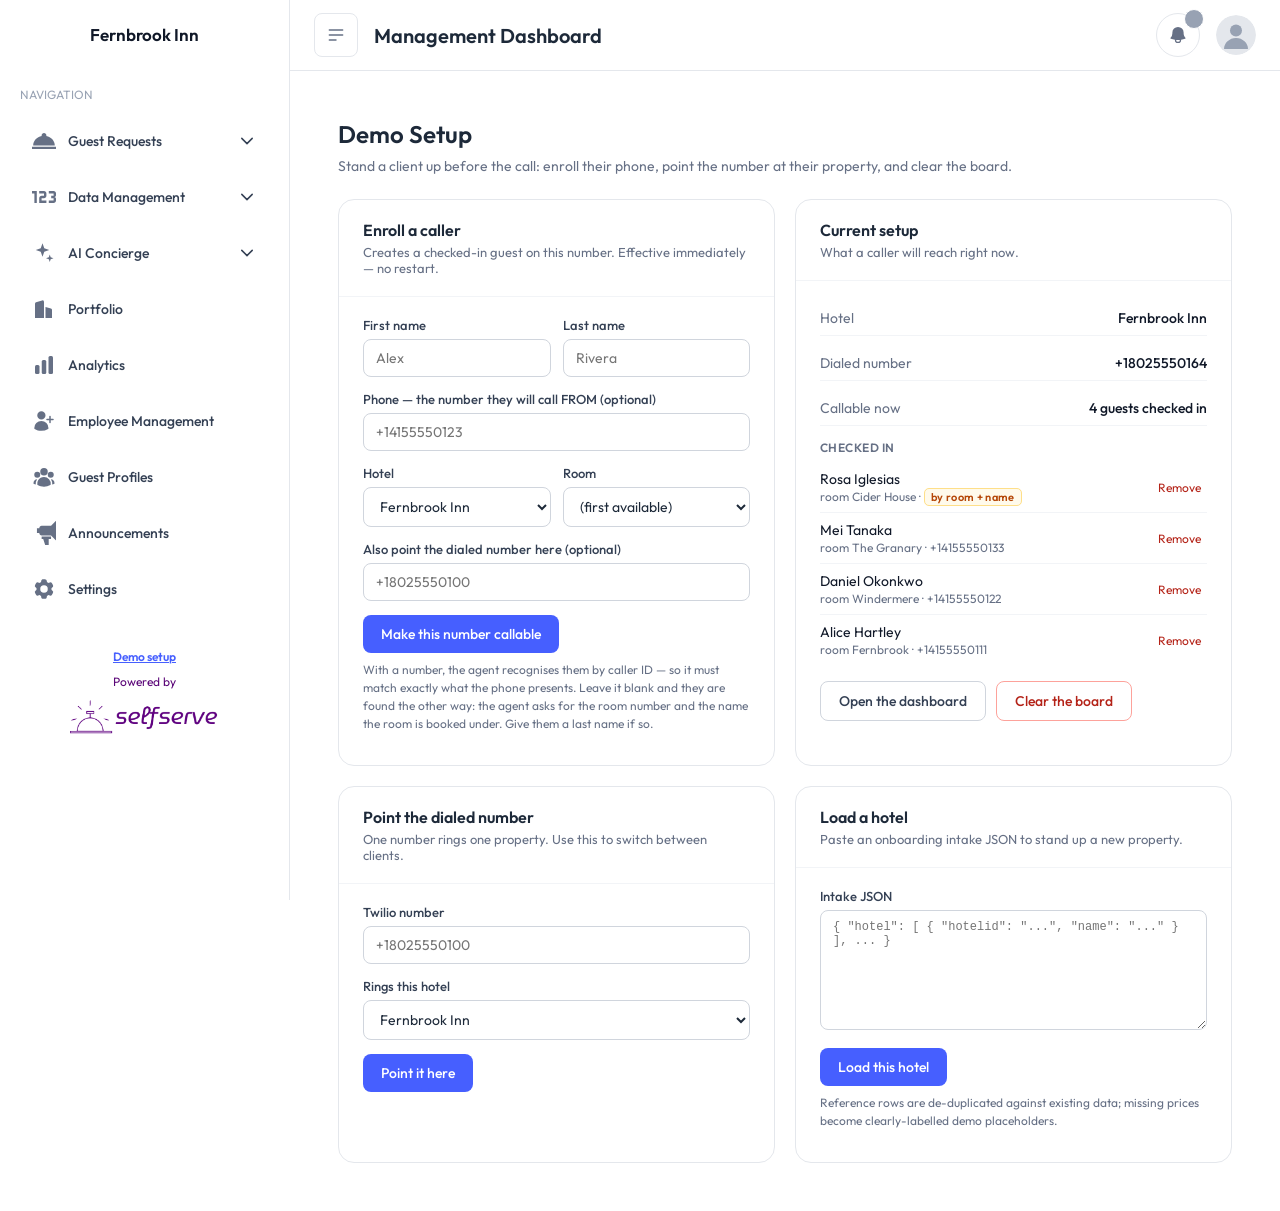
<file: setup.html>
<!doctype html>
<html lang="en"><head><meta charset="utf-8"><meta name="viewport" content="width=device-width,initial-scale=1">
<title>Demo Setup</title><style>
  :root{
    --brand-50:#ECF3FF; --brand-100:#DDE9FF; --brand-500:#465FFF; --brand-600:#3641F5;
    --g-25:#FCFCFD; --g-50:#F9FAFB; --g-100:#F2F4F7; --g-200:#E4E7EC; --g-300:#D0D5DD;
    --g-400:#98A2B3; --g-500:#667085; --g-600:#475467; --g-700:#344054; --g-800:#1D2939; --g-900:#101828;
    --link:#1100D8; --link-hover:#0e00b8; --success-500:#12B76A; --success-50:#ECFDF3;
    --error-500:#F04438; --error-50:#FEF3F2; --danger:#EF4444; --purple:#5b0678;
    --blue-600:#2563EB; --blue-700:#1D4ED8; --blue-50:#EFF6FF; --blue-500:#3B82F6;
    --yellow-100:#FEF9C3; --yellow-200:#FEF08A; --yellow-500:#EAB308; --yellow-800:#854D0E;
    --sidebar:290px; --sidebar-collapsed:90px; --header:70px;
  }
  *{box-sizing:border-box}
  html,body{margin:0;padding:0}
  body{font-family:'Outfit',sans-serif;font-size:16px;background:#fff;color:var(--g-900);-webkit-font-smoothing:antialiased}
  a{color:inherit;text-decoration:none}
  button{font-family:inherit}
  svg{display:block}

  /* ---- sidebar (AppSidebar.tsx) ---- */
  .sidebar{position:fixed;left:0;top:0;height:100vh;width:var(--sidebar);background:#fff;
           border-right:1px solid var(--g-200);padding:0 20px;z-index:50;display:flex;flex-direction:column;
           transition:width .3s ease-in-out}
  .brand{padding:24px 0;display:flex;justify-content:center;cursor:pointer}
  .brand img{width:75%;height:auto}
  .brand .hname{font-size:17px;font-weight:600;color:var(--g-900);text-align:center;line-height:1.25}
  .navscroll{display:flex;flex-direction:column;flex-grow:1;overflow-y:auto;margin-top:16px;scrollbar-width:none}
  .navscroll::-webkit-scrollbar{display:none}
  .navsec{margin-bottom:16px;font-size:12px;line-height:20px;text-transform:uppercase;color:var(--g-400);display:flex}
  nav{margin-bottom:24px}
  nav>ul{display:flex;flex-direction:column;gap:16px;list-style:none;margin:0;padding:0}
  .menu-item{position:relative;display:flex;align-items:center;width:100%;gap:12px;padding:8px 12px;
             font-weight:500;border-radius:8px;font-size:14px;line-height:20px;cursor:pointer;
             background:none;border:0;text-align:left;color:var(--g-700)}
  .menu-item-active{background:var(--brand-50);color:var(--brand-500)}
  .menu-item-inactive:hover{background:var(--g-100)}
  .menu-item .ic{flex:none;display:block}
  .menu-item .ic svg{width:24px!important;height:24px!important;color:var(--g-500)}
  .menu-item-active .ic svg{color:var(--brand-500)}
  .menu-item .label{flex:1}
  .menu-item .caret{margin-left:auto;width:20px;height:20px;flex:none;transition:transform .2s}
  .menu-item .caret svg{width:20px;height:20px}
  .menu-item.open .caret{transform:rotate(180deg);color:var(--brand-500)}
  .submenu{overflow:hidden;transition:height .3s;height:0}
  .submenu>ul{margin:8px 0 0 36px;padding:0;list-style:none;display:flex;flex-direction:column;gap:4px}
  .menu-dropdown-item{position:relative;display:flex;align-items:center;gap:12px;border-radius:8px;
                      padding:10px 12px;font-size:14px;line-height:20px;font-weight:500;color:var(--g-700);cursor:pointer}
  .menu-dropdown-item:hover{background:var(--g-100)}
  .menu-dropdown-item.active{background:var(--brand-50);color:var(--brand-500)}
  .count{display:none;align-items:center;justify-content:center;min-width:20px;height:20px;padding:0 6px;
         margin-left:auto;font-size:12px;font-weight:500;color:#fff;background:var(--danger);border-radius:9999px}
  .count.show{display:inline-flex}
  .poweredby{display:flex;flex-direction:column;align-items:center;justify-content:center;padding:16px 0}
  .poweredby p{margin:0 0 8px;font-size:12px;color:var(--purple)}
  .poweredby img{width:150px;height:40px;object-fit:contain}
  .setuplink{display:block;margin-bottom:10px;font-size:12px;color:var(--g-500);text-decoration:underline}
  .setuplink:hover{color:var(--brand-500)}
  .setuplink.on{color:var(--brand-500);font-weight:600}

  /* collapsed (hamburger) */
  body.nav-collapsed .sidebar{width:var(--sidebar-collapsed)}
  body.nav-collapsed .sidebar .label,
  body.nav-collapsed .sidebar .caret,
  body.nav-collapsed .sidebar .count,
  body.nav-collapsed .submenu,
  body.nav-collapsed .poweredby,
  body.nav-collapsed .navsec span{display:none}
  body.nav-collapsed .menu-item{justify-content:center}
  body.nav-collapsed .main{margin-left:var(--sidebar-collapsed)}

  /* ---- header (AppHeader.tsx) ---- */
  .main{margin-left:var(--sidebar);min-height:100vh;display:flex;flex-direction:column;transition:margin-left .3s}
  .topbar{position:sticky;top:0;z-index:40;background:#fff;border-bottom:1px solid var(--g-200);display:flex;width:100%}
  .topbar .inner{display:flex;align-items:center;justify-content:space-between;flex-grow:1;padding:12px;height:var(--header)}
  .topbar h1{font-size:20px;font-weight:600;color:var(--g-800);margin:0}
  .topbar .left{display:flex;align-items:center;gap:16px}
  .topbar .right{display:flex;align-items:center;justify-content:flex-end;gap:16px;margin-left:auto}
  .hamburger{display:flex;align-items:center;justify-content:center;width:44px;height:44px;color:var(--g-500);
             border:1px solid var(--g-200);border-radius:8px;background:#fff;cursor:pointer}
  .hamburger:hover{background:var(--g-50)}
  .bell{position:relative;display:flex;align-items:center;justify-content:center;height:44px;width:44px;
        color:var(--g-500);border:1px solid var(--g-200);border-radius:9999px;background:#fff;cursor:pointer}
  .bell:hover{background:var(--g-100)}
  .bell svg{width:20px;height:20px}
  .bell .dot{position:absolute;right:-5px;top:-5px;height:20px;width:20px;border-radius:9999px;
             border:1px solid #fff;background:var(--g-400)}
  .avatar{width:40px;height:40px;border-radius:9999px;overflow:hidden;background:#fff;border:0;padding:0;cursor:pointer}
  .avatar svg{width:40px;height:40px;border-radius:9999px}
  @media (min-width:1024px){ .topbar .inner{padding:16px 24px} }

  /* ---- page ---- */
  .content{padding:16px;max-width:1536px;width:100%;margin:0 auto}
  @media (min-width:768px){ .content{padding:24px} }
  .page{display:flex;flex-direction:column;padding:24px;height:100%}
  .pagehead{margin-bottom:24px}
  .pagehead h2{font-size:24px;font-weight:600;color:var(--g-800);margin:0 0 8px}
  .pagehead p{font-size:14px;color:var(--g-500);margin:0}
  .scopewarn{margin:0 0 16px;border:1px solid #FEC84B;background:#FFFAEB;color:#93370D;
             border-radius:12px;padding:12px 16px;font-size:13px}
  .placeholder{display:flex;align-items:center;justify-content:center;height:320px;color:var(--g-500);font-size:14px;
               border:1px dashed var(--g-300);border-radius:12px;text-align:center;padding:24px}

  /* ---- tabs (RequestsTab.tsx) ---- */
  .tabs{width:100%;border-bottom:4px solid var(--g-200);display:flex;align-items:center;gap:6px;margin-bottom:16px}
  .tab{padding:8px 12px;height:36px;font-size:14px;font-weight:300;color:var(--g-900);background:none;border:0;cursor:pointer;white-space:nowrap}
  .tab:hover{color:var(--g-900)}
  .tab.active{font-weight:700;border-bottom:3px solid var(--g-900);margin-bottom:-2px;padding-top:.5px;padding-bottom:.5px}

  /* ---- toolbar (RequestsToolbar.tsx + SearchBar.tsx) ---- */
  .toolbar{display:flex;flex-wrap:wrap;align-items:center;gap:12px;margin-bottom:16px}
  .tbleft{display:flex;align-items:center;gap:8px;flex:1 1 auto;min-width:260px}
  .tbright{display:flex;flex-wrap:wrap;align-items:center;gap:8px;flex:0 0 auto}
  .iconbtn{padding:8px;border-radius:6px;border:1px solid var(--g-200);background:#fff;cursor:pointer;
           display:inline-flex;align-items:center;justify-content:center;color:var(--g-600)}
  .iconbtn:hover{background:var(--g-100)}
  .iconbtn svg{width:20px;height:20px}
  .searchwrap{display:flex;align-items:center;width:100%;flex:1}
  .searchrel{position:relative;flex-grow:1}
  .searchrel input{width:100%;padding:8px 48px 8px 12px;border:1px solid var(--g-300);border-radius:4px;
                   background:var(--g-50);color:var(--g-800);font:inherit;font-size:14px;outline:none}
  .searchrel input:focus{box-shadow:0 0 0 2px var(--blue-500)}
  .clearx{position:absolute;right:12px;top:10px;background:none;border:0;color:var(--g-400);cursor:pointer;padding:0}
  .clearx:hover{color:var(--g-600)}
  .clearx svg{width:20px;height:20px}
  .searchgo{margin-left:8px;background:var(--blue-600);color:#fff;padding:8px;border-radius:4px;border:0;cursor:pointer;
            display:inline-flex;align-items:center;justify-content:center}
  .searchgo:hover{background:var(--blue-700)}
  .searchgo svg{width:20px;height:20px}
  .chip{background:#fff;border:1px solid var(--g-100);border-radius:8px}
  .chip button{color:var(--g-900);background:none;border:0;cursor:pointer;padding:0}
  .chip .in{display:flex;align-items:center;gap:8px;margin:0 8px;font-weight:300;font-size:14px;padding:8px}
  .chip .in svg{width:20px;height:20px}
  .sel{position:relative;display:inline-block;width:224px}
  .sel>button{display:flex;width:100%;align-items:center;justify-content:space-between;padding:8px 16px;
              font-size:14px;color:var(--g-900);background:#fff;border:1px solid var(--g-200);border-radius:6px;cursor:pointer}
  .sel>button:hover{background:var(--g-100)}
  .sel>button>span:first-child{padding:0 16px}
  .sel>button svg{width:16px;height:16px}
  .menu{position:absolute;z-index:60;left:0;top:calc(100% + 8px);min-width:100%;background:#fff;
        border:1px solid var(--g-200);border-radius:12px;
        box-shadow:0 12px 16px -4px rgba(16,24,40,.08),0 4px 6px -2px rgba(16,24,40,.03);padding:8px;display:none}
  .menu.open{display:block}
  .menu button{display:block;width:100%;text-align:left;padding:8px 16px;font-size:14px;border:0;background:none;
               border-radius:6px;cursor:pointer;color:var(--g-700)}
  .menu button:hover{background:var(--g-100);color:var(--g-900)}
  /* The in-row status dropdown. Fixed minimum so the button does not resize as the label
     changes between "Submitted" and "In Progress". */
  .rowstatus{width:auto;min-width:120px}
  .rowstatus>button{padding:6px 10px}
  .rowstatus>button>span:first-child{padding:0}
  /* Fixed, not absolute. .tablewrap declares overflow-x:auto, which silently computes overflow-y
     from visible to auto, making it a scroll box on both axes — an absolutely-positioned menu is
     then clipped to the table and adds a scrollbar instead of floating over the page. Fixed
     positioning escapes that; JS sets left/top from the trigger's rect. */
  .rowstatus .menu{position:fixed;min-width:150px;left:0;top:0}
  .starbtn{display:flex;align-items:center;justify-content:center;padding:8px 16px;font-size:14px;border-radius:6px;
           border:1px solid var(--g-200);background:#fff;color:var(--g-900);cursor:pointer}
  .starbtn svg{width:20px;height:20px}
  .starbtn.on{background:var(--yellow-100);color:var(--yellow-800);border-color:var(--yellow-200)}

  /* ---- table (GeneralReqs.tsx) ---- */
  .tablewrap{flex:1;overflow-x:auto;overflow-y:visible}
  table{min-width:100%;width:100%;border-collapse:collapse}
  thead{border-bottom:3px solid var(--g-200)}
  thead th,thead td{font-weight:300;font-size:.875rem;color:var(--g-900);text-align:start;white-space:nowrap;padding:12px 4px 12px 8px}
  thead td.star{width:48px;padding:12px 8px}
  th.c-guest{width:192px;padding:12px 4px 12px 8px}
  th.c-room{width:128px;padding:12px 4px 12px 4px}
  th.c-status{padding:12px 8px 12px 4px}
  th.c-time{padding:12px 16px 12px 8px}
  th.c-last{width:160px;padding:12px 8px}
  tbody tr{border-top:1px solid var(--g-200);cursor:pointer}
  tbody tr:first-child{border-top:0}
  tbody tr:hover{background:var(--g-50)}
  tbody tr.done{background:var(--g-50)}
  /* Deliberately NOT the .sel class: that one is the dropdown wrapper, and its
     display:inline-block / width:224px were landing on the <tr> too, collapsing the row. */
  tbody tr.rowsel{background:var(--blue-50);box-shadow:inset 4px 0 0 0 var(--blue-500)}
  tbody td{font-size:.875rem;font-weight:300;color:var(--link);vertical-align:middle;white-space:nowrap;padding:12px 4px 12px 8px}
  tbody td.star{width:48px;padding:12px 8px}
  tbody td.c-status{min-width:120px;padding:12px 8px 12px 4px}
  tbody td.c-time{padding:12px 16px 12px 8px}
  .starcell{background:none;border:0;cursor:pointer;padding:0;color:var(--g-500);display:inline-flex}
  .starcell svg{width:20px;height:20px}
  .starcell.on{color:var(--yellow-500)}
  .statusbtn{display:inline-flex;align-items:center;border:1px solid var(--g-300);border-radius:4px;
             padding:4px 8px;font-size:14px;background:var(--g-50);color:var(--g-900);cursor:pointer}
  .statusbtn:hover{background:var(--g-100)}
  .statusbtn>span{margin-right:8px;white-space:nowrap}
  .statusbtn svg{width:16px;height:16px}
  .empty{display:flex;align-items:center;justify-content:center;height:256px;color:var(--g-500);font-size:14px}

  /* ---- pagination ---- */
  .pager{margin-top:16px;display:flex;align-items:center;justify-content:space-between}
  .pager .grp{display:flex;align-items:center;gap:8px}
  .pager span{font-size:14px;color:var(--g-600)}
  .pager select{border:1px solid var(--g-300);border-radius:4px;padding:4px 32px 4px 12px;font:inherit;font-size:14px;background:#fff}
  .pager button{padding:4px 12px;border:1px solid var(--g-300);border-radius:4px;background:#fff;cursor:pointer;font:inherit;font-size:14px}
  .pager button:disabled{opacity:.5;cursor:default}
  .pager button:not(:disabled):hover{background:var(--g-50)}

  /* ---- drawer ---- */
  /* Starts below the header (z-index 40) rather than over it, so the hamburger stays clickable
     while a drawer is open. */
  .backdrop{position:fixed;inset:var(--header) 0 0 0;z-index:39;display:none}
  .backdrop.open{display:block}
  .drawer{position:fixed;right:0;top:var(--header);width:30%;min-width:380px;height:calc(100vh - var(--header));
          background:#fff;z-index:50;padding:20px;overflow-y:auto;transform:translateX(100%);
          transition:transform .3s ease-in-out;box-shadow:0 0 15px rgba(0,0,0,.1)}
  .drawer.open{transform:translateX(0)}
  .dnav{display:flex;justify-content:space-between;align-items:center;margin-bottom:8px}
  .dnav .grp{display:flex;align-items:center;gap:8px}
  /* Room-service order lines, at the prices quoted. */
  .otable{width:100%;border-collapse:collapse;font-size:13px}
  .otable th{text-align:left;font-size:11px;letter-spacing:.04em;text-transform:uppercase;color:var(--g-500);
             font-weight:500;padding:0 0 6px;border-bottom:1px solid var(--g-200)}
  .otable td{padding:8px 0;border-bottom:1px solid var(--g-100);vertical-align:top;color:var(--g-800)}
  .otable .oqty{width:52px;text-align:center}
  .otable .oamt{width:88px;text-align:right;font-variant-numeric:tabular-nums}
  .otable .ototal td{font-weight:600;border-bottom:0;padding-top:10px}
  .oinstr{display:block;font-size:12px;color:var(--g-500);margin-top:2px}
  /* Dispatch trail — who was told, on what channel, and whether it worked. */
  .drow{display:flex;flex-wrap:wrap;align-items:center;gap:8px;padding:8px 0;border-bottom:1px solid var(--g-100)}
  /* Outbound to the guest, as opposed to inbound to a department. Tinted so the two
     directions of the trail are distinguishable at a glance. */
  .drow.toguest{background:#F9FAFB;margin:0 -8px;padding-left:8px;padding-right:8px;border-radius:6px}
  .drow:last-child{border-bottom:0}
  .dchip{font-size:11px;font-weight:600;letter-spacing:.04em;padding:3px 8px;border-radius:6px;white-space:nowrap}
  .dchip.ok{background:#ECFDF3;color:#067647;border:1px solid #ABEFC6}
  .dchip.sim{background:#F2F4F7;color:#475467;border:1px solid #E4E7EC}
  .dchip.bad{background:#FEF3F2;color:#B42318;border:1px solid #FECDCA}
  .dwho{font-size:13px;color:var(--g-800)}
  .dwhen{font-size:12px;color:var(--g-500);margin-left:auto}
  .daddr{flex-basis:100%;font-size:12px;color:var(--g-500)}
  .dmuted{font-size:13px;color:var(--g-500);margin:6px 0}
  /* How a request arrived. Voice is the one worth noticing. */
  .chan{font-size:10px;font-weight:700;letter-spacing:.05em;padding:2px 6px;border-radius:5px;margin-left:6px;vertical-align:middle}
  .chan.voice{background:#EEF4FF;color:#3538CD;border:1px solid #C7D7FE}
  .chan.text{background:#F4F3FF;color:#5925DC;border:1px solid #D9D6FE}
  .chan.unver{background:#FFFAEB;color:#B54708;border:1px solid #FEDF89}
  .hotelswitch{display:flex;align-items:center;gap:8px;margin-right:12px;font-size:13px;color:var(--g-500)}
  .hotelswitch select{font:inherit;color:var(--g-800);padding:6px 10px;border:1px solid var(--g-300);
    border-radius:8px;background:#fff;max-width:220px}
  .chan.notified{background:#ECFDF3;color:#067647;border:1px solid #ABEFC6}
  /* Amber, not green: the request is legitimate but the caller was not the named guest. */
  .chan.companion{background:#FFFAEB;color:#B54708;border:1px solid #FEDF89}
  .pill{border:0;background:none;border-radius:9999px;padding:8px;cursor:pointer;color:var(--g-900);display:inline-flex}
  .pill:hover{background:var(--g-100)}
  .pill:disabled{opacity:.5;cursor:not-allowed}
  .pill svg{width:20px;height:20px}
  .pill.rot svg{transform:rotate(180deg)}
  .dstar{display:flex;align-items:center;gap:20px;margin-bottom:16px}
  .dstar p{margin:0;font-weight:300;color:var(--g-500);font-style:italic}
  .dstatus{display:flex;align-items:center;margin-bottom:16px}
  .dstatus>p{margin:0 8px 0 0;font-weight:500;color:var(--g-900)}
  .dnote{font-size:12px;color:var(--g-500);margin:0 0 8px}
  .drawer h3{font-size:18px;font-weight:600;color:var(--g-900);margin:0 0 8px;border-bottom:1px solid var(--g-200);padding-bottom:4px}
  .drawer h3.noline{border-bottom:0;padding-bottom:0;margin-bottom:16px}
  .dsec{margin-bottom:16px}
  .desc{background:var(--g-50);border:1px solid var(--g-200);border-radius:8px;padding:16px}
  .desc p{margin:0;font-weight:300;color:var(--g-900);font-size:16px;line-height:1.625;word-break:break-word}
  .kv{display:flex;align-items:flex-start;font-size:14px;margin-bottom:12px}
  .kv .k{width:112px;flex:none;font-weight:500;color:var(--g-700);margin:0}
  .kv .v{font-weight:300;color:var(--g-900);word-break:break-word;margin:0}
  .msgbox{border:1px solid var(--g-300);border-radius:8px;overflow:hidden}
  .msgbox input{width:100%;padding:8px 12px;background:#fff;color:var(--g-900);border:0;
                border-bottom:1px solid var(--g-300);font:inherit;font-size:14px;outline:none}
  .msgtype{padding:8px 12px;border-bottom:1px solid var(--g-300)}
  .msgtype label{display:block;font-size:12px;font-weight:500;color:var(--g-500);margin-bottom:4px}
  .msgtype select{width:100%;background:#fff;color:var(--g-900);font:inherit;font-size:14px;border-radius:6px;
                  padding:4px;border:1px solid var(--g-300);outline:none}
  .msgbox textarea{width:100%;padding:8px 12px 0;background:#fff;color:var(--g-900);border:0;
                   font:inherit;font-size:14px;outline:none;resize:vertical;min-height:74px}
  .msgbtns{display:grid;grid-template-columns:1fr 1fr;gap:12px;margin-top:12px}
  .msgbtns button{width:100%;padding:8px 16px;font-size:14px;font-weight:500;border-radius:6px;cursor:pointer}
  .btn-ghost{color:var(--g-700);background:var(--g-100);border:1px solid var(--g-300)}
  .btn-ghost:hover{background:var(--g-200)}
  .btn-send{color:#fff;background:var(--link);border:0}
  .btn-send:hover{background:var(--link-hover)}
  .btn-send:disabled{opacity:.5;cursor:not-allowed}

  /* ---- alert / toast (Alert.tsx) ---- */
  .alert{border-radius:12px;border:1px solid var(--success-500);background:var(--success-50);padding:16px;
         display:flex;align-items:flex-start;gap:12px}
  .alert .ai{margin-top:-2px;color:var(--success-500);flex:none}
  .alert h4{margin:0 0 4px;font-size:14px;font-weight:600;color:var(--g-800)}
  .alert p{margin:0;font-size:14px;color:var(--g-500)}
  .toast{position:fixed;bottom:16px;right:16px;z-index:50;display:none}
  .toast.show{display:block}
  .sel.picked > button{border-color:var(--brand-300,#B2CCFF);background:var(--brand-50,#F5F8FF);color:var(--g-800);font-weight:500}
  .inlinealert{margin-top:12px;display:none}
  .inlinealert.show{display:block}
  /* Failure variant of the same alert/toast markup. Every write used to swallow its errors, so a
     rejected request looked identical to a dead button — which is exactly how the status dropdown
     hid for two rounds of "it doesn't work". */
  .alert.bad{border-color:var(--error-500,#F04438);background:var(--error-50,#FEF3F2)}
  .alert.bad .ai{color:var(--error-500,#F04438)}

  /* ---- ground-truth page ---- */
  .gt h3{font-size:16px;font-weight:600;color:var(--g-800);margin:28px 0 10px;border-bottom:0;padding-bottom:0}
  .gt table{border:1px solid var(--g-200);border-radius:8px;overflow:hidden}
  .gt tbody td{color:var(--g-700)}
  .gt tbody tr{cursor:default}
  .gt tr.here td{background:var(--success-50)}

  /* ---- control panel ---- */
  .cards{display:grid;grid-template-columns:repeat(auto-fit,minmax(360px,1fr));gap:20px}
  .card{border:1px solid var(--g-200);border-radius:16px;background:#fff}
  .card>h3{margin:0;padding:20px 24px;font-size:16px;font-weight:600;color:var(--g-800);border-bottom:0}
  .card>h3 small{display:block;margin-top:4px;font-size:13px;font-weight:400;color:var(--g-500)}
  .card>.body{padding:20px 24px;border-top:1px solid var(--g-100)}
  .field{margin-bottom:14px}
  .field label{display:block;font-size:13px;font-weight:500;color:var(--g-700);margin-bottom:6px}
  .field input,.field select,.field textarea{width:100%;padding:9px 12px;border:1px solid var(--g-300);border-radius:8px;
    font:inherit;font-size:14px;color:var(--g-800);background:#fff;outline:none}
  .field input:focus,.field select:focus,.field textarea:focus{border-color:var(--brand-500);box-shadow:0 0 0 4px rgba(70,95,255,.12)}
  .field textarea{min-height:120px;font-family:ui-monospace,SFMono-Regular,Menlo,monospace;font-size:12px}
  .row2{display:grid;grid-template-columns:1fr 1fr;gap:12px}
  .btn{display:inline-flex;align-items:center;justify-content:center;gap:8px;padding:10px 18px;border-radius:8px;
       border:0;background:var(--brand-500);color:#fff;font:inherit;font-size:14px;font-weight:500;cursor:pointer}
  .btn:hover{background:var(--brand-600)}
  .btn:disabled{background:#9CB9FF;cursor:default}
  .btn.ghost{background:#fff;color:var(--g-700);border:1px solid var(--g-300)}
  .btn.ghost:hover{background:var(--g-50)}
  .btn.danger{background:#fff;color:#B42318;border:1px solid #FDA29B}
  .btn.danger:hover{background:var(--error-50)}
  .result{margin-top:14px;border-radius:8px;padding:12px 14px;font-size:13px;display:none}
  .result.ok{display:block;background:var(--success-50);border:1px solid var(--success-500);color:#054F31}
  .result.err{display:block;background:var(--error-50);border:1px solid var(--error-500);color:#912018}
  .statgrid{display:grid;grid-template-columns:1fr;gap:10px}
  .stat{display:flex;justify-content:space-between;gap:12px;font-size:14px;padding:8px 0;border-bottom:1px solid var(--g-100)}
  .stat .l{color:var(--g-500)}
  .stat .v{color:var(--g-900);font-weight:500;text-align:right;word-break:break-word}
  .hint{font-size:12px;color:var(--g-500);margin-top:8px;line-height:1.5}
  code{background:var(--g-100);border-radius:4px;padding:1px 5px;font-size:12px}

  @media (max-width:1024px){ .sidebar{display:none} .main{margin-left:0} .drawer{width:100%;min-width:0} }

  .stays{margin-top:14px}
  .stays h4{font-size:12px;letter-spacing:.04em;text-transform:uppercase;color:var(--g-500);
    margin:14px 0 7px;font-weight:600}
  .stays h4:first-child{margin-top:0}
  .stay{display:flex;align-items:center;gap:10px;padding:8px 0;border-bottom:1px solid var(--g-100)}
  .stay:last-child{border-bottom:0}
  .stay .who{min-width:0;flex:1}
  .stay .nm{font-size:14px;color:var(--g-900);overflow:hidden;text-overflow:ellipsis;white-space:nowrap}
  .stay .sub{font-size:12px;color:var(--g-500);margin-top:1px}
  .stay.past{opacity:.65}
  .stay .rm{background:none;border:0;padding:4px 6px;font:inherit;font-size:12px;color:#B42318;
    cursor:pointer;border-radius:6px;flex:none}
  .stay .rm:hover{background:#FEF3F2}
  .stay .rm[disabled]{opacity:.5;cursor:default;background:none}
  .stays .none{font-size:13px;color:var(--g-500);font-style:italic}
  .byname{font-size:11px;font-weight:600;letter-spacing:.03em;padding:1px 6px;border-radius:5px;
    background:#FFFAEB;color:#B54708;border:1px solid #FEDF89;white-space:nowrap}
</style>  <link rel="stylesheet" href="assets/fonts.css">
  <script src="assets/snapshot.js"></script>
  <script src="assets/offline.js"></script>
</head>
<body>

  <aside class="sidebar">
    <a class="brand" href="index.html" id="brandLink">
      <img id="hotelLogo" alt="Hotel Logo" style="display:none" />
      <span class="hname" id="hotelName">&nbsp;</span>
    </a>
    <div class="navscroll">
      <nav>
        <div class="navsec"><span>Navigation</span></div>
        <ul>
          <li>
            <button class="menu-item menu-item-inactive" data-submenu="requests">
              <span class="ic"><svg width="18" height="13" viewBox="0 0 18 13" fill="none" xmlns="http://www.w3.org/2000/svg"><path d="M9 0.5C9.47739 0.5 9.93523 0.680612 10.2728 1.0021C10.6104 1.32359 10.8 1.75963 10.8 2.21429C10.8 2.42 10.764 2.61714 10.692 2.80571C14.355 3.5 17.1 6.42286 17.1 9.92857H0.9C0.9 6.42286 3.645 3.5 7.308 2.80571C7.236 2.61714 7.2 2.42 7.2 2.21429C7.2 1.75963 7.38964 1.32359 7.72721 1.0021C8.06477 0.680612 8.52261 0.5 9 0.5ZM18 12.5H0V10.7857H18V12.5Z" fill="currentColor"/></svg></span><span class="label">Guest Requests</span>
              <span class="caret"><svg width="20" height="20" viewBox="0 0 20 20" fill="none" xmlns="http://www.w3.org/2000/svg"><path d="M4.79175 7.396L10.0001 12.6043L15.2084 7.396" stroke="currentColor" stroke-width="1.5" stroke-linecap="round" stroke-linejoin="round"/></svg></span>
            </button>
            <div class="submenu" data-for="requests">
              <ul>
                <li class="menu-dropdown-item" data-board="general"><span class="label">General</span><span class="count" id="c-general">0</span></li>
                <li class="menu-dropdown-item" data-board="dining"><span class="label">In-Room Dining</span><span class="count" id="c-dining">0</span></li>
                <li class="menu-dropdown-item" data-board="reservations"><span class="label">Reservations</span><span class="count" id="c-reservations">0</span></li>
                <li class="menu-dropdown-item" data-nav="messages"><span class="label">Message History</span></li>
              </ul>
            </div>
          </li>
          <li>
            <button class="menu-item menu-item-inactive" data-submenu="data">
              <span class="ic"><svg width="20" height="11" viewBox="0 0 20 11" fill="none" xmlns="http://www.w3.org/2000/svg"><path d="M2 10.5V2.5H0V0.5H4V10.5H2ZM20 8.5C20 9.61 19.1 10.5 18 10.5H14V8.5H18V6.5H16V4.5H18V2.5H14V0.5H18C18.5304 0.5 19.0391 0.710714 19.4142 1.08579C19.7893 1.46086 20 1.96957 20 2.5V4C20 4.39782 19.842 4.77936 19.5607 5.06066C19.2794 5.34196 18.8978 5.5 18.5 5.5C18.8978 5.5 19.2794 5.65804 19.5607 5.93934C19.842 6.22064 20 6.60218 20 7V8.5ZM12 8.5V10.5H6V6.5C6 5.39 6.9 4.5 8 4.5H10V2.5H6V0.5H10C10.5304 0.5 11.0391 0.710714 11.4142 1.08579C11.7893 1.46086 12 1.96957 12 2.5V4.5C12 5.61 11.1 6.5 10 6.5H8V8.5H12Z" fill="currentColor"/></svg></span><span class="label">Data Management</span>
              <span class="caret"><svg width="20" height="20" viewBox="0 0 20 20" fill="none" xmlns="http://www.w3.org/2000/svg"><path d="M4.79175 7.396L10.0001 12.6043L15.2084 7.396" stroke="currentColor" stroke-width="1.5" stroke-linecap="round" stroke-linejoin="round"/></svg></span>
            </button>
            <div class="submenu" data-for="data">
              <ul>
                <li class="menu-dropdown-item" data-nav="data" data-section="property"><span class="label">Hotel Info</span></li>
                <li class="menu-dropdown-item" data-nav="data" data-section="restaurants"><span class="label">Restaurants</span></li>
                <li class="menu-dropdown-item" data-nav="data" data-section="menu"><span class="label">Menu Items</span></li>
                <li class="menu-dropdown-item" data-nav="data" data-section="menu"><span class="label">Room Service</span></li>
                <li class="menu-dropdown-item" data-nav="data" data-section="housekeeping"><span class="label">Housekeeping</span></li>
                <li class="menu-dropdown-item" data-nav="data" data-section="facilities"><span class="label">Facilities</span></li>
                <li class="menu-dropdown-item" data-nav="soon"><span class="label">Special Events</span></li>
                <li class="menu-dropdown-item" data-nav="soon"><span class="label">Special Products</span></li>
              </ul>
            </div>
          </li>
          <li>
            <button class="menu-item menu-item-inactive" data-submenu="ai">
              <span class="ic"><svg viewBox="0 0 24 24" fill="currentColor" xmlns="http://www.w3.org/2000/svg"><path d="M10.5 2.25 12.28 7.22 17.25 9 12.28 10.78 10.5 15.75 8.72 10.78 3.75 9 8.72 7.22 10.5 2.25Z"/><path d="M17.75 13.5 18.68 16.32 21.5 17.25 18.68 18.18 17.75 21 16.82 18.18 14 17.25 16.82 16.32 17.75 13.5Z"/></svg></span><span class="label">AI Concierge</span>
              <span class="caret"><svg width="20" height="20" viewBox="0 0 20 20" fill="none" xmlns="http://www.w3.org/2000/svg"><path d="M4.79175 7.396L10.0001 12.6043L15.2084 7.396" stroke="currentColor" stroke-width="1.5" stroke-linecap="round" stroke-linejoin="round"/></svg></span>
            </button>
            <div class="submenu" data-for="ai">
              <ul>
                <li class="menu-dropdown-item" data-nav="page" data-page="journeys.html"><span class="label">Guest Journeys</span></li>
                <li class="menu-dropdown-item" data-nav="page" data-page="knowledge.html"><span class="label">Knowledge Base</span></li>
                <li class="menu-dropdown-item" data-nav="page" data-page="agent.html"><span class="label">Agent Settings</span></li>
                <li class="menu-dropdown-item" data-nav="page" data-page="calls.html"><span class="label">Call Transcripts</span></li>
                <li class="menu-dropdown-item" data-nav="page" data-page="chat.html"><span class="label">Text the Concierge</span></li>
              </ul>
            </div>
          </li>
          <li><a class="menu-item menu-item-inactive" data-nav="page" data-page="portfolio.html"><span class="ic"><svg viewBox="0 0 24 24" fill="currentColor" xmlns="http://www.w3.org/2000/svg"><path d="M3 21V6.75a1.5 1.5 0 0 1 1.06-1.43l6-1.85A1.5 1.5 0 0 1 12 4.9V21H3Zm2.6-11.4h2.2v2.1H5.6V9.6Zm0 4.2h2.2v2.1H5.6v-2.1ZM13.5 21V9.9l5.44 1.63A1.5 1.5 0 0 1 20 12.97V21h-6.5Zm2.1-6.3h2.2v2.1h-2.2v-2.1Z"/></svg></span><span class="label">Portfolio</span></a></li>
          <li><a class="menu-item menu-item-inactive" data-nav="page" data-page="analytics.html"><span class="ic"><svg viewBox="0 0 24 24" fill="currentColor" xmlns="http://www.w3.org/2000/svg"><rect x="3" y="12" width="4.5" height="9" rx="1.5"/><rect x="9.75" y="7" width="4.5" height="14" rx="1.5"/><rect x="16.5" y="3" width="4.5" height="18" rx="1.5"/></svg></span><span class="label">Analytics</span></a></li>
          <li><a class="menu-item menu-item-inactive" data-nav="page" data-page="staff.html"><span class="ic"><svg viewBox="0 0 24 24" fill="currentColor" xmlns="http://www.w3.org/2000/svg"><path d="M5.25 6.375a4.125 4.125 0 1 1 8.25 0 4.125 4.125 0 0 1-8.25 0ZM2.25 19.125a7.125 7.125 0 0 1 14.25 0v.003l-.001.119a.75.75 0 0 1-.363.63 13.067 13.067 0 0 1-6.761 1.873c-2.472 0-4.786-.684-6.76-1.873a.75.75 0 0 1-.364-.63l-.001-.122ZM18.75 7.5a.75.75 0 0 0-1.5 0v2.25H15a.75.75 0 0 0 0 1.5h2.25v2.25a.75.75 0 0 0 1.5 0v-2.25H21a.75.75 0 0 0 0-1.5h-2.25V7.5Z"/></svg></span><span class="label">Employee Management</span></a></li>
          <li><a class="menu-item menu-item-inactive" data-nav="page" data-page="guests.html"><span class="ic"><svg viewBox="0 0 24 24" fill="currentColor" xmlns="http://www.w3.org/2000/svg"><path d="M8.25 6.75a3.75 3.75 0 1 1 7.5 0 3.75 3.75 0 0 1-7.5 0ZM15.75 9.75a3 3 0 1 1 6 0 3 3 0 0 1-6 0ZM2.25 9.75a3 3 0 1 1 6 0 3 3 0 0 1-6 0ZM6.31 15.117A6.745 6.745 0 0 1 12 12a6.745 6.745 0 0 1 6.709 7.498.75.75 0 0 1-.372.568A12.696 12.696 0 0 1 12 21.75c-2.305 0-4.47-.612-6.337-1.684a.75.75 0 0 1-.372-.568 6.787 6.787 0 0 1 1.019-4.38Z"/><path d="M5.082 14.254a8.287 8.287 0 0 0-1.308 5.135 9.687 9.687 0 0 1-1.764-.44l-.115-.04a.563.563 0 0 1-.373-.487l-.01-.121a3.75 3.75 0 0 1 3.57-4.047ZM20.226 19.389a8.287 8.287 0 0 0-1.308-5.135 3.75 3.75 0 0 1 3.57 4.047l-.01.121a.563.563 0 0 1-.373.486l-.115.04c-.567.2-1.156.349-1.764.441Z"/></svg></span><span class="label">Guest Profiles</span></a></li>
          <li><a class="menu-item menu-item-inactive" data-nav="soon"><span class="ic"><svg width="5" height="5" viewBox="0 0 10 17" fill="none" xmlns="http://www.w3.org/2000/svg"><path d="M1.66667 5.1C1.66667 4.165 2.41667 3.4 3.33333 3.4H10L13.3333 0H15V13.6H13.3333L10 10.2H3.33333C2.89131 10.2 2.46738 10.0209 2.15482 9.70208C1.84226 9.38327 1.66667 8.95087 1.66667 8.5H0V5.1H1.66667ZM8.33333 12.75V17H5.83333L4.44167 12.75H3.33333V11.05H10V12.75H8.33333Z" fill="currentColor"/></svg></span><span class="label">Announcements</span></a></li>
          <li><a class="menu-item menu-item-inactive" data-nav="soon"><span class="ic"><svg viewBox="0 0 24 24" fill="currentColor" xmlns="http://www.w3.org/2000/svg"><path fill-rule="evenodd" clip-rule="evenodd" d="M11.078 2.25c-.917 0-1.699.663-1.85 1.567L9.05 4.889c-.02.12-.115.26-.297.348a7.493 7.493 0 0 0-.986.57c-.166.115-.334.126-.45.083L6.3 5.508a1.875 1.875 0 0 0-2.282.819l-.922 1.597a1.875 1.875 0 0 0 .432 2.385l.84.692c.095.078.17.229.154.43a7.598 7.598 0 0 0 0 1.139c.015.2-.059.352-.153.43l-.841.692a1.875 1.875 0 0 0-.432 2.385l.922 1.597a1.875 1.875 0 0 0 2.282.818l1.019-.382c.115-.043.283-.031.45.082.312.214.641.405.985.57.182.088.277.228.297.35l.178 1.071c.151.904.933 1.567 1.85 1.567h1.844c.916 0 1.699-.663 1.85-1.567l.178-1.072c.02-.12.114-.26.297-.349.344-.165.673-.356.985-.57.167-.114.335-.125.45-.082l1.02.382a1.875 1.875 0 0 0 2.28-.819l.923-1.597a1.875 1.875 0 0 0-.432-2.385l-.84-.692c-.095-.078-.17-.229-.154-.43a7.614 7.614 0 0 0 0-1.139c-.016-.2.059-.352.153-.43l.84-.692c.708-.582.891-1.59.433-2.385l-.922-1.597a1.875 1.875 0 0 0-2.282-.818l-1.02.382c-.114.043-.282.031-.449-.083a7.49 7.49 0 0 0-.985-.57c-.183-.087-.277-.227-.297-.348l-.179-1.072a1.875 1.875 0 0 0-1.85-1.567h-1.843ZM12 15.75a3.75 3.75 0 1 0 0-7.5 3.75 3.75 0 0 0 0 7.5Z"/></svg></span><span class="label">Settings</span></a></li>
        </ul>
      </nav>
      <div class="poweredby">
        <a class="setuplink on" href="setup.html">Demo setup</a>
        <p>Powered by</p>
        <img src="assets/selfserve-logo.png" alt="Logo" width="150" height="40" />
      </div>
    </div>
  </aside>
<div class="main">

  <header class="topbar"><div class="inner">
    <div class="left">
      <button class="hamburger" id="navToggle" aria-label="Toggle Sidebar"><svg width="16" height="12" viewBox="0 0 16 12" fill="none" xmlns="http://www.w3.org/2000/svg"><path fill-rule="evenodd" clip-rule="evenodd" d="M0.583252 1C0.583252 0.585788 0.919038 0.25 1.33325 0.25H14.6666C15.0808 0.25 15.4166 0.585786 15.4166 1C15.4166 1.41421 15.0808 1.75 14.6666 1.75L1.33325 1.75C0.919038 1.75 0.583252 1.41422 0.583252 1ZM0.583252 11C0.583252 10.5858 0.919038 10.25 1.33325 10.25L7.99992 10.25C8.41413 10.25 8.74992 10.5858 8.74992 11C8.74992 11.4142 8.41413 11.75 7.99992 11.75L1.33325 11.75C0.919038 11.75 0.583252 11.4142 0.583252 11ZM1.33325 5.25C0.919038 5.25 0.583252 5.58579 0.583252 6C0.583252 6.41421 0.919038 6.75 1.33325 6.75L14.6666 6.75C15.0808 6.75 15.4166 6.41421 15.4166 6C15.4166 5.58579 15.0808 5.25 14.6666 5.25L1.33325 5.25Z" fill="currentColor"/></svg></button>
      <h1>Management Dashboard</h1>
    </div>
    <div class="right">
      <!-- Property switcher. The board and data pages scope to ?hotelId=, which previously could
           only be set by typing a UUID into the URL — so a second property was effectively
           invisible. Hidden until a page populates it (the setup page has its own pickers). -->
      <label class="hotelswitch" id="hotelSwitchWrap" style="display:none">
        <span>Property</span>
        <select id="hotelSwitch" aria-label="Switch property"></select>
      </label>
      <button class="bell" aria-label="Push notifications"><span class="dot"></span><svg viewBox="0 0 24 24" fill="currentColor" xmlns="http://www.w3.org/2000/svg"><path fill-rule="evenodd" clip-rule="evenodd" d="M5.25 9a6.75 6.75 0 0 1 13.5 0v.75c0 2.123.8 4.057 2.118 5.52a.75.75 0 0 1-.297 1.206c-1.544.57-3.16.99-4.831 1.243a3.75 3.75 0 1 1-7.48 0 24.585 24.585 0 0 1-4.831-1.244.75.75 0 0 1-.298-1.205A8.217 8.217 0 0 0 5.25 9.75V9Zm4.502 8.9a2.25 2.25 0 1 0 4.496 0 25.057 25.057 0 0 1-4.496 0Z"/></svg></button>
      <button class="avatar" aria-label="Open user menu"><svg viewBox="0 0 40 40" xmlns="http://www.w3.org/2000/svg"><rect width="40" height="40" fill="#E4E7EC"/><circle cx="20" cy="15.5" r="6" fill="#98A2B3"/><path d="M8 34c0-6.075 5.373-11 12-11s12 4.925 12 11" fill="#98A2B3"/></svg></button>
    </div>
  </div></header>
  <div class="content"><div class="page">
    <div class="pagehead"><h2>Demo Setup</h2>
      <p>Stand a client up before the call: enroll their phone, point the number at their property, and clear the board.</p></div>
    <div class="cards">

      <div class="card">
        <h3>Enroll a caller<small>Creates a checked-in guest on this number. Effective immediately &mdash; no restart.</small></h3>
        <div class="body">
          <div class="row2">
            <div class="field"><label>First name</label><input id="cFirst" placeholder="Alex" /></div>
            <div class="field"><label>Last name</label><input id="cLast" placeholder="Rivera" /></div>
          </div>
          <div class="field"><label>Phone &mdash; the number they will call FROM (optional)</label><input id="cPhone" placeholder="+14155550123" /></div>
          <div class="row2">
            <div class="field"><label>Hotel</label><select id="cHotel"></select></div>
            <div class="field"><label>Room</label><select id="cRoom"></select></div>
          </div>
          <div class="field"><label>Also point the dialed number here (optional)</label><input id="cDialed" placeholder="+18025550100" /></div>
          <button class="btn" id="cBtn">Make this number callable</button>
          <div class="result" id="cOut"></div>
          <p class="hint">With a number, the agent recognises them by caller ID &mdash; so it must match exactly what the phone presents. Leave it blank and they are found the other way: the agent asks for the room number and the name the room is booked under. Give them a last name if so.</p>
        </div>
      </div>

      <div class="card">
        <h3>Current setup<small>What a caller will reach right now.</small></h3>
        <div class="body">
          <div class="statgrid" id="statOut"></div>
          <div id="stayOut"></div>
          <div style="margin-top:16px;display:flex;gap:10px;flex-wrap:wrap">
            <a class="btn ghost" id="openBoard" href="index.html">Open the dashboard</a>
            <button class="btn danger" id="rBtn">Clear the board</button>
          </div>
          <div class="result" id="rOut"></div>
        </div>
      </div>

      <div class="card">
        <h3>Point the dialed number<small>One number rings one property. Use this to switch between clients.</small></h3>
        <div class="body">
          <div class="field"><label>Twilio number</label><input id="dNumber" placeholder="+18025550100" /></div>
          <div class="field"><label>Rings this hotel</label><select id="dHotel"></select></div>
          <button class="btn" id="dBtn">Point it here</button>
          <div class="result" id="dOut"></div>
        </div>
      </div>

      <div class="card">
        <h3>Load a hotel<small>Paste an onboarding intake JSON to stand up a new property.</small></h3>
        <div class="body">
          <div class="field"><label>Intake JSON</label><textarea id="hJson" placeholder='{ "hotel": [ { "hotelid": "...", "name": "..." } ], ... }'></textarea></div>
          <button class="btn" id="hBtn">Load this hotel</button>
          <div class="result" id="hOut"></div>
          <p class="hint">Reference rows are de-duplicated against existing data; missing prices become clearly-labelled demo placeholders.</p>
        </div>
      </div>

    </div>
  </div></div>
</div>
<script>

  (function(){
    function setH(el, open){ el.style.height = open ? (el.firstElementChild.offsetHeight + 8) + 'px' : '0px'; }
    document.querySelectorAll('.menu-item[data-submenu]').forEach(function(btn){
      var panel = document.querySelector('.submenu[data-for="' + btn.getAttribute('data-submenu') + '"]');
      if(!panel) return;
      setH(panel, btn.classList.contains('open'));
      if(btn.classList.contains('open')) btn.classList.add('menu-item-active');
      btn.addEventListener('click', function(){
        var open = !btn.classList.contains('open');
        btn.classList.toggle('open', open);
        btn.classList.toggle('menu-item-active', open);
        setH(panel, open);
      });
    });
    var t = document.getElementById('navToggle');
    if(t) t.addEventListener('click', function(){ document.body.classList.toggle('nav-collapsed'); });
  })();


  function navNotice(msg){
    var n = document.getElementById('navNotice');
    if(!n){
      n = document.createElement('div');
      n.id = 'navNotice';
      n.style.cssText = 'position:fixed;left:50%;transform:translateX(-50%);bottom:24px;z-index:80;' +
        'background:#101828;color:#fff;font-size:14px;padding:12px 16px;border-radius:10px;' +
        'box-shadow:0 8px 24px rgba(16,24,40,.24);max-width:min(560px,90vw);text-align:center';
      document.body.appendChild(n);
    }
    n.textContent = msg;
    n.style.display = 'block';
    clearTimeout(n._t);
    n._t = setTimeout(function(){ n.style.display = 'none'; }, 4000);
  }

  /**
   * Populate the header's property switcher and navigate on change, preserving the current page.
   * Called by whichever page has the hotel list; pages that do not call it keep it hidden.
   */
  function wireHotelSwitcher(hotels, currentId){
    var wrap = document.getElementById('hotelSwitchWrap'), sel = document.getElementById('hotelSwitch');
    if(!wrap || !sel || !hotels || hotels.length < 2) return;   // nothing to switch between
    sel.innerHTML = hotels.map(function(h){
      return '<option value="'+h.id+'"'+(h.id===currentId?' selected':'')+'>'+
             String(h.name||'(unnamed)').replace(/[&<>"]/g, function(c){
               return {'&':'&amp;','<':'&lt;','>':'&gt;','"':'&quot;'}[c]; })+'</option>';
    }).join('');
    wrap.style.display = 'flex';
    sel.onchange = function(){
      var u = new URL(location.href);
      u.searchParams.set('hotelId', sel.value);
      location.href = u.toString();
    };
  }

  function wireNav(hotelId, opts){
    opts = opts || {};
    var qs = hotelId ? ('?hotelId=' + encodeURIComponent(hotelId)) : '';
    var NOT_IN_DEMO = 'That screen is part of the full SelfServe dashboard and is not included in this demo.';

    document.querySelectorAll('.menu-dropdown-item[data-board]').forEach(function(li){
      li.onclick = function(){
        if(opts.onBoard) return opts.onBoard(li);
        // Carry the chosen board across so the target page opens on it, rather than always General.
        location.href = 'index.html' + qs + (qs ? '&' : '?') + 'board=' + encodeURIComponent(li.getAttribute('data-board'));
      };
    });

    document.querySelectorAll('[data-nav="data"]').forEach(function(el){
      var sec = el.getAttribute('data-section') || '';
      el.onclick = function(){
        if(opts.page === 'data'){
          document.querySelectorAll('.menu-dropdown-item').forEach(function(x){ x.classList.remove('active'); });
          el.classList.add('active');
          var t = sec && document.getElementById('sec-' + sec);
          if(t) t.scrollIntoView({ behavior:'smooth', block:'start' });
          else navNotice('That section is still loading.');
          return;
        }
        location.href = 'data.html' + qs + (sec ? ('#sec-' + sec) : '');
      };
    });

    // Plain page destinations. Keeps ?hotelId= so the property survives the jump.
    document.querySelectorAll('[data-nav="page"]').forEach(function(el){
      el.onclick = function(){ location.href = el.getAttribute('data-page') + qs; };
    });

    document.querySelectorAll('[data-nav="soon"], [data-nav="messages"]').forEach(function(el){
      el.onclick = function(){ navNotice(NOT_IN_DEMO); };
    });

    // The bell and the avatar were bound nowhere on any page, while the avatar advertised
    // aria-label="Open user menu". Say what they are instead of leaving dead buttons.
    var bell = document.querySelector('.topbar .bell');
    if(bell) bell.onclick = function(){
      navNotice('Push notifications go to the guest app in the full product. This demo notifies staff by SMS — see the Dispatch section of any request.');
    };
    var avatar = document.querySelector('.topbar .avatar');
    if(avatar) avatar.onclick = function(){
      navNotice('Signed in as the demo operator. Sign-in and roles are part of the full dashboard.');
    };
  }

(function(){
  var SECRET_KEY = 'selfserve:demo:adminSecret';
  function secret(){ try { return sessionStorage.getItem(SECRET_KEY) || ''; } catch(e){ return ''; } }
  function esc(s){ return String(s==null?'':s).replace(/[&<>"']/g, function(c){
    return {'&':'&amp;','<':'&lt;','>':'&gt;','"':'&quot;',"'":'&#39;'}[c]; }); }
  function show(id, ok, msg){
    var el = document.getElementById(id);
    el.className = 'result ' + (ok ? 'ok' : 'err');
    el.innerHTML = msg;
  }
  // These routes answer with { error: "text" }, but anything that reaches the shared express error
  // handler answers with { error: { message, type } }. Reading .error blindly turned the second
  // shape into the string "[object Object]", hiding every real failure behind it.
  function errText(d, status){
    var e = d && d.error;
    if(e && typeof e === 'object') return e.message || e.type || JSON.stringify(e);
    return e || (d && d.message) || ('HTTP ' + status);
  }
  function call(path, body){
    var headers = { 'Content-Type':'application/json' };
    var s = secret(); if(s) headers['X-Demo-Admin-Secret'] = s;
    return fetch('/demo/api' + path, { method: body ? 'POST':'GET', headers: headers,
      body: body ? JSON.stringify(body) : undefined })
      .then(function(r){ return r.text().then(function(txt){
        var d = null;
        try { d = txt ? JSON.parse(txt) : null; } catch(e){ d = null; }
        // A non-JSON body means the response never reached the app — a platform error page, a
        // gateway timeout. Surface the status and a snippet rather than a parse error.
        if(d === null){
          if(!r.ok) throw new Error('HTTP ' + r.status + (txt ? (': ' + txt.slice(0,200)) : ''));
          return null;
        }
        if(r.status === 401 && d && d.needsSecret){
          var entered = prompt('Demo admin secret required:');
          if(entered){ try { sessionStorage.setItem(SECRET_KEY, entered); } catch(e){}
            return call(path, body); }
        }
        if(!r.ok || (d && d.ok === false)) throw new Error(errText(d, r.status));
        return d;
      }); });
  }

  var state = { hotelId: new URLSearchParams(location.search).get('hotelId') || '', hotels: [] };

  /**
   * Carry the selected hotel across, so leaving this page does not silently reset which property
   * the demo is scoped to. Called both at load (from the URL) and once /status says which hotel
   * this really is.
   */
  function syncLinks(){
    var qs = state.hotelId ? ('?hotelId=' + encodeURIComponent(state.hotelId)) : '';
    var brand = document.getElementById('brandLink');
    if(brand) brand.setAttribute('href', 'index.html' + qs);
    var setup = document.querySelector('.setuplink');
    if(setup) setup.setAttribute('href', '/demo/setup' + qs);
  }

  function fillHotels(sel, selected){
    var el = document.getElementById(sel);
    el.innerHTML = state.hotels.map(function(h){
      return '<option value="'+esc(h.id)+'"'+(h.id===selected?' selected':'')+'>'+esc(h.name)+'</option>'; }).join('');
  }

  function refresh(){
    var q = state.hotelId ? ('?hotelId=' + encodeURIComponent(state.hotelId)) : '';
    return call('/status' + q).then(function(d){
      state.hotels = d.hotels || [];
      state.hotelId = d.hotelId || (state.hotels[0] && state.hotels[0].id) || '';
      syncLinks();
      fillHotels('cHotel', state.hotelId);
      fillHotels('dHotel', state.hotelId);
      document.getElementById('cRoom').innerHTML =
        '<option value="">(first available)</option>' +
        (d.rooms||[]).map(function(r){ return '<option>'+esc(r)+'</option>'; }).join('');
      document.getElementById('openBoard').setAttribute('href', '/demo?hotelId=' + encodeURIComponent(state.hotelId));

      var mapped = (d.voiceNumbers||[]).filter(function(v){ return v.hotelId === state.hotelId; });
      var hotelName = (state.hotels.filter(function(h){ return h.id===state.hotelId; })[0]||{}).name || '—';
      var nm = document.getElementById('hotelName');
      if(nm){ nm.style.display = 'block'; nm.textContent = hotelName; }
      var rows = '';
      function stat(l,v){ rows += '<div class="stat"><span class="l">'+esc(l)+'</span><span class="v">'+v+'</span></div>'; }
      stat('Hotel', esc(hotelName));
      stat('Dialed number', mapped.length ? mapped.map(function(m){ return esc(m.number); }).join('<br>') : '<i>none mapped &mdash; calls cannot route here</i>');
      var stays = d.callers || [];
      var live = stays.filter(function(c){ return c.active; });
      stat('Callable now', live.length
        ? (live.length + (live.length === 1 ? ' guest checked in' : ' guests checked in'))
        : '<i>nobody &mdash; enroll a caller</i>');
      if(d.defaultHotelId && d.defaultHotelId !== state.hotelId)
        stat('Note', 'VOICE_DEFAULT_HOTEL_ID points elsewhere; browser-widget calls (no caller ID) will use that hotel.');
      document.getElementById('statOut').innerHTML = rows;
      renderStays(stays, live);
    }).catch(function(e){ show('statOut', false, esc(e.message)); });
  }

  /**
   * The stays at this property, each removable.
   *
   * How a guest will be IDENTIFIED is the useful thing to show here, not just their number: one
   * with no phone is not broken, they are found by room and last name instead, and the panel has
   * to say which it will be or a phone-less guest reads as a mistake.
   */
  function renderStays(stays, live){
    var past = stays.filter(function(c){ return !c.active; });
    function row(c){
      var how = c.phone
        ? esc(c.phone)
        : (c.lastName
            ? '<span class="byname">by room + name</span>'
            : '<span class="byname">no phone, no last name &mdash; cannot be identified</span>');
      return '<div class="stay' + (c.active ? '' : ' past') + '">' +
        '<div class="who"><div class="nm">' + esc(c.name || 'Unnamed guest') + '</div>' +
        '<div class="sub">room ' + esc(c.room || '—') + ' &middot; ' + how + '</div></div>' +
        '<button class="rm" data-stay="' + esc(c.reservationId) + '" ' +
          'data-name="' + esc(c.name || 'this stay') + '">Remove</button></div>';
    }
    var html = '<h4>Checked in</h4>' +
      (live.length ? live.map(row).join('') : '<p class="none">Nobody &mdash; enroll a caller above.</p>');
    if(past.length) html += '<h4>Past and cancelled</h4>' + past.map(row).join('');
    document.getElementById('stayOut').className = 'stays';
    document.getElementById('stayOut').innerHTML = html;
  }

  // Delegated, because the list is redrawn by every refresh() and per-row handlers would be lost.
  document.getElementById('stayOut').addEventListener('click', function(e){
    var b = e.target.closest('[data-stay]'); if(!b) return;
    var name = b.getAttribute('data-name');
    if(!confirm('Remove ' + name + '? The stay and its requests go; the guest profile stays.')) return;
    b.disabled = true; b.textContent = 'Removing...';
    call('/delete-stay', { reservationId: b.getAttribute('data-stay') })
      .then(function(d){
        var extra = [];
        if(d.requests) extra.push(d.requests + (d.requests === 1 ? ' request' : ' requests'));
        if(d.charges)  extra.push(d.charges  + (d.charges  === 1 ? ' charge'  : ' charges'));
        if(d.bookings) extra.push(d.bookings + (d.bookings === 1 ? ' booking' : ' bookings'));
        show('rOut', true, 'Removed <b>' + esc(name) + '</b>' +
          (extra.length ? ', along with ' + esc(extra.join(', ')) + '.' : '.'));
        refresh();
      })
      .catch(function(err){
        show('rOut', false, esc(err.message));
        b.disabled = false; b.textContent = 'Remove';
      });
  });

  // The Guest Requests and Data nav items belong to other pages; from here they navigate there.
  wireNav(state.hotelId, { page:'setup' });

  // Enter in any field submits that card, rather than doing nothing in seven inputs. The panels
  // are divs, not forms, so the browser gives us no default behaviour here.
  document.querySelectorAll('.card .body').forEach(function(body){
    var btn = body.querySelector('button.btn');
    if(!btn) return;
    body.addEventListener('keydown', function(e){
      // Textareas take a real newline; only single-line inputs submit.
      if(e.key !== 'Enter' || e.target.tagName === 'TEXTAREA' || e.shiftKey) return;
      if(!e.target.matches('input, select')) return;
      e.preventDefault();
      if(!btn.disabled) btn.click();
    });
  });

  syncLinks();

  document.getElementById('cHotel').onchange = function(){
    state.hotelId = this.value;
    syncLinks();
    wireNav(state.hotelId, { page:'setup' });
    refresh();
  };
  document.getElementById('cBtn').onclick = function(){
    var btn = this; btn.disabled = true;
    call('/caller', {
      hotelId: document.getElementById('cHotel').value,
      firstName: document.getElementById('cFirst').value,
      lastName: document.getElementById('cLast').value,
      phone: document.getElementById('cPhone').value,
      roomNumber: document.getElementById('cRoom').value,
      dialedNumber: document.getElementById('cDialed').value
    }).then(function(d){
      // Say which way this guest will actually be recognised. "Can call now" in front of a stay
      // with no number would be a promise the agent cannot keep.
      var last = document.getElementById('cLast').value.trim();
      var how = d.phone
        ? ' can call from <b>' + esc(d.phone) + '</b> now'
        : (last
            ? ' has no number on file &mdash; the agent will ask for the room and the name it is booked under'
            : ' has no number and no last name, so the agent has no way to identify them. Add a last name.');
      show('cOut', !!(d.phone || last), '<b>' + esc(document.getElementById('cFirst').value) + '</b>' + how +
        ' &mdash; room ' + esc(d.roomNumber||'—') + ' at ' + esc(d.hotelName||'') +
        (d.routedNumber ? ('<br>Calls to ' + esc(d.routedNumber) + ' reach this property.') : '') +
        (d.rebrandMessage ? ('<br>' + esc(d.rebrandMessage)) : '') +
        '<br>Checked in until ' + esc(new Date(d.checkOut).toLocaleString()) + '.');
      refresh();
    }).catch(function(e){ show('cOut', false, esc(e.message)); })
      .then(function(){ btn.disabled = false; });
  };
  document.getElementById('dBtn').onclick = function(){
    var btn = this; btn.disabled = true;
    call('/dialed-number', { hotelId: document.getElementById('dHotel').value, number: document.getElementById('dNumber').value })
      .then(function(d){
        // Say what happened to the AGENT too. Routing silently succeeding while the agent kept
        // introducing itself as the old hotel is exactly how this went unnoticed.
        var ok = !d.rebrand || d.rebrand.status === 'rebranded';
        show('dOut', ok, 'Calls to <b>'+esc(d.number)+'</b> now reach this property.' +
             (d.moved ? ' (moved from another hotel)' : '') +
             (d.rebrandMessage ? '<br>' + esc(d.rebrandMessage) : ''));
        refresh();
      })
      .catch(function(e){ show('dOut', false, esc(e.message)); })
      .then(function(){ btn.disabled = false; });
  };
  document.getElementById('hBtn').onclick = function(){
    var btn = this; btn.disabled = true;
    var raw = document.getElementById('hJson').value;
    var parsed; try { parsed = JSON.parse(raw); } catch(e){ show('hOut', false, 'That is not valid JSON.'); btn.disabled=false; return; }
    call('/hotel', { intake: parsed })
      .then(function(d){
        var counts = Object.keys(d.counts||{}).map(function(k){ return esc(k)+': '+d.counts[k]; }).join(' &middot; ');
        // Anything that had to be shortened to fit its column is named here. The concierge will
        // say the shortened version out loud, so it has to be seen before the call rather than
        // discovered during one.
        var cut = (d.shortened || []).map(function(s){
          return '<br>&nbsp;&nbsp;' + esc(s.table) + '.' + esc(s.column) + ': "' + esc(s.from) +
                 '" &rarr; "' + esc(s.to) + '"';
        }).join('');
        // An intake carries rooms and menus, never payroll, so the loader fills empty departments
        // with the demo roster. Without it every request this property makes comes back "not
        // routed: no one assigned to this department" — say who it put there.
        var staffed = Object.keys(d.staff || {});
        var crew = staffed.map(function(dept){
          return '<br>&nbsp;&nbsp;' + esc(dept) + ': ' + esc(d.staff[dept].join(', '));
        }).join('');
        show('hOut', true, 'Loaded <b>'+esc(d.hotelName)+'</b><br>'+counts +
          (cut ? ('<br><br>Shortened to fit:' + cut) : '') +
          (crew ? ('<br><br>Staffed the empty departments, so requests have somewhere to go:' + crew) : ''));
        state.hotelId = d.hotelId; refresh();
      })
      .catch(function(e){ show('hOut', false, esc(e.message)); })
      .then(function(){ btn.disabled = false; });
  };
  document.getElementById('rBtn').onclick = function(){
    if(!confirm('Delete every guest request for this hotel? The board will be empty.')) return;
    var btn = this; btn.disabled = true;
    call('/reset', { hotelId: state.hotelId })
      .then(function(d){ show('rOut', true, 'Cleared ' + d.requests + ' request(s) and ' + d.wakeups + ' wake-up call(s).'); })
      .catch(function(e){ show('rOut', false, esc(e.message)); })
      .then(function(){ btn.disabled = false; });
  };

  refresh();
})();
</script>
</body></html>
</file>
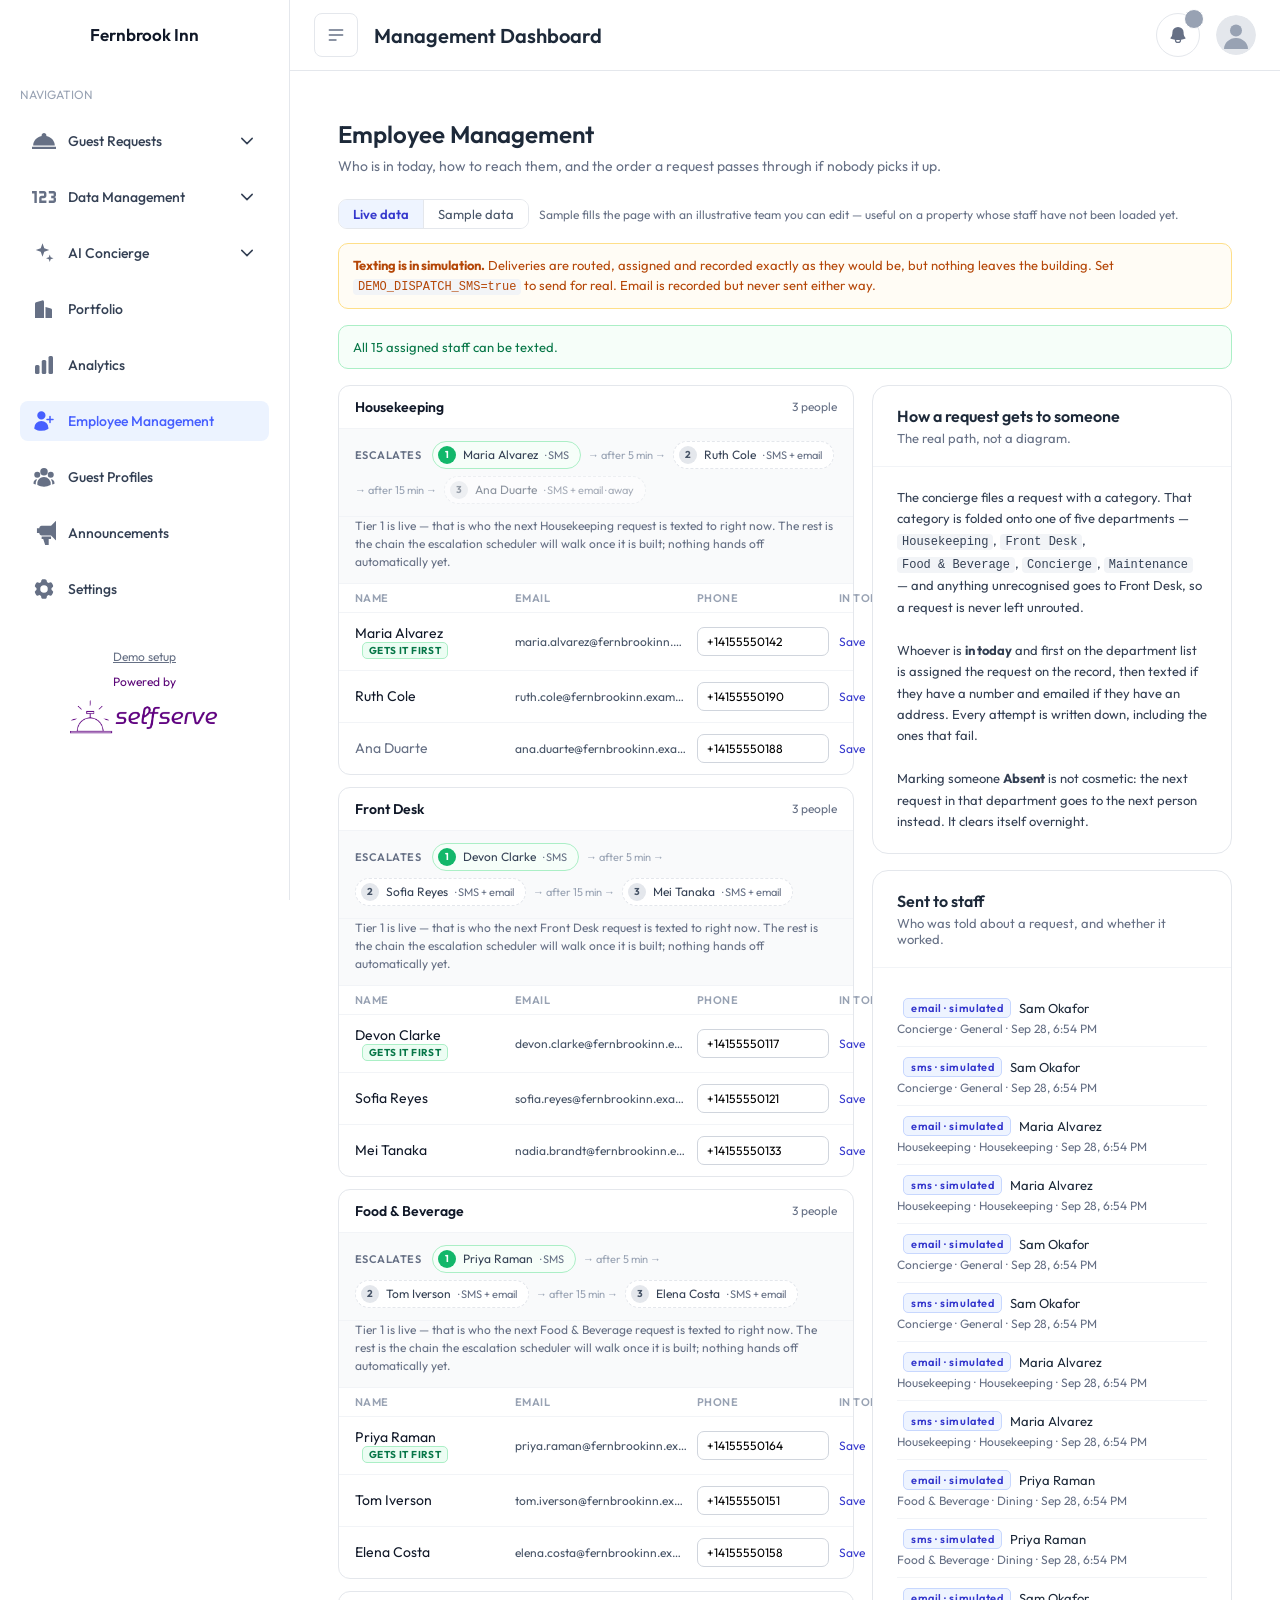
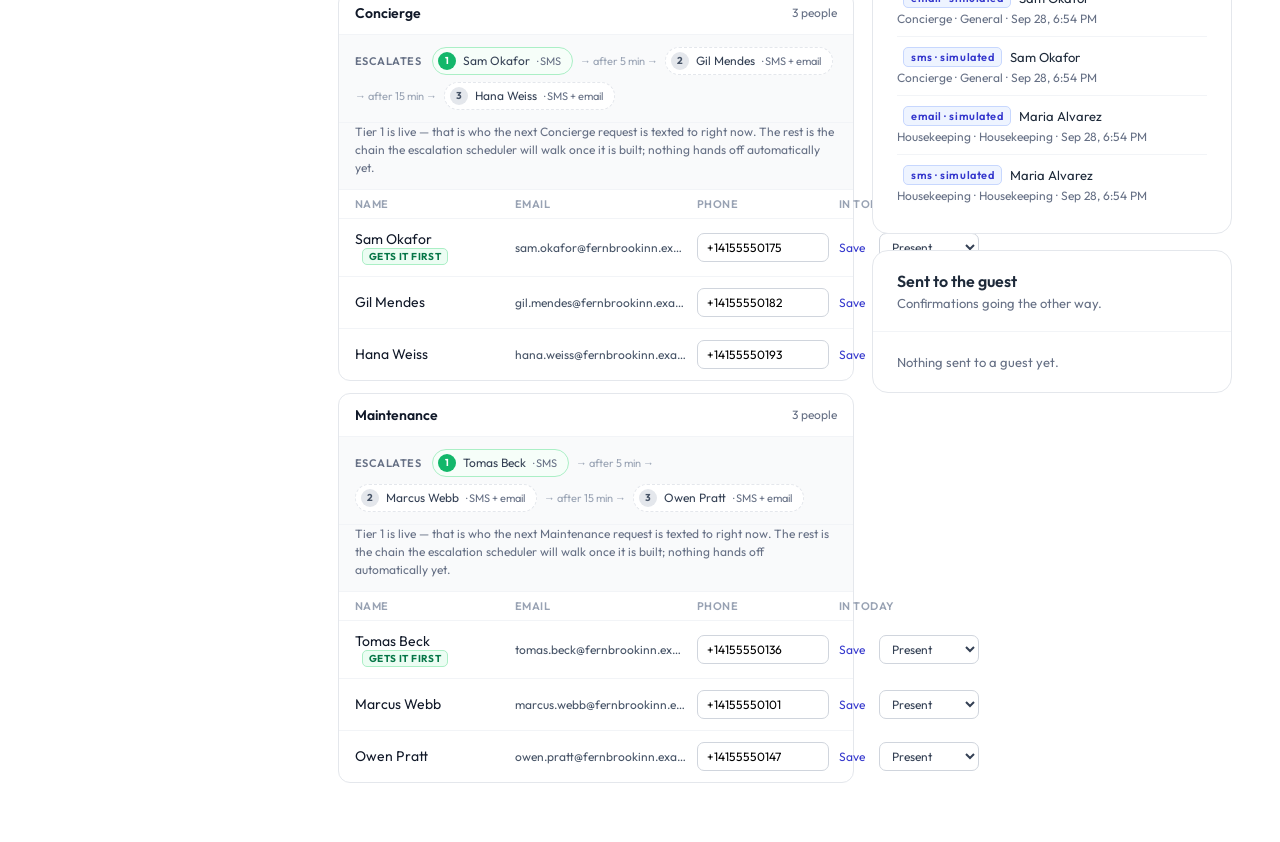
<file: staff.html>
<!doctype html>
<html lang="en"><head><meta charset="utf-8"><meta name="viewport" content="width=device-width,initial-scale=1">
<title>Employee Management</title><style>
  :root{
    --brand-50:#ECF3FF; --brand-100:#DDE9FF; --brand-500:#465FFF; --brand-600:#3641F5;
    --g-25:#FCFCFD; --g-50:#F9FAFB; --g-100:#F2F4F7; --g-200:#E4E7EC; --g-300:#D0D5DD;
    --g-400:#98A2B3; --g-500:#667085; --g-600:#475467; --g-700:#344054; --g-800:#1D2939; --g-900:#101828;
    --link:#1100D8; --link-hover:#0e00b8; --success-500:#12B76A; --success-50:#ECFDF3;
    --error-500:#F04438; --error-50:#FEF3F2; --danger:#EF4444; --purple:#5b0678;
    --blue-600:#2563EB; --blue-700:#1D4ED8; --blue-50:#EFF6FF; --blue-500:#3B82F6;
    --yellow-100:#FEF9C3; --yellow-200:#FEF08A; --yellow-500:#EAB308; --yellow-800:#854D0E;
    --sidebar:290px; --sidebar-collapsed:90px; --header:70px;
  }
  *{box-sizing:border-box}
  html,body{margin:0;padding:0}
  body{font-family:'Outfit',sans-serif;font-size:16px;background:#fff;color:var(--g-900);-webkit-font-smoothing:antialiased}
  a{color:inherit;text-decoration:none}
  button{font-family:inherit}
  svg{display:block}

  /* ---- sidebar (AppSidebar.tsx) ---- */
  .sidebar{position:fixed;left:0;top:0;height:100vh;width:var(--sidebar);background:#fff;
           border-right:1px solid var(--g-200);padding:0 20px;z-index:50;display:flex;flex-direction:column;
           transition:width .3s ease-in-out}
  .brand{padding:24px 0;display:flex;justify-content:center;cursor:pointer}
  .brand img{width:75%;height:auto}
  .brand .hname{font-size:17px;font-weight:600;color:var(--g-900);text-align:center;line-height:1.25}
  .navscroll{display:flex;flex-direction:column;flex-grow:1;overflow-y:auto;margin-top:16px;scrollbar-width:none}
  .navscroll::-webkit-scrollbar{display:none}
  .navsec{margin-bottom:16px;font-size:12px;line-height:20px;text-transform:uppercase;color:var(--g-400);display:flex}
  nav{margin-bottom:24px}
  nav>ul{display:flex;flex-direction:column;gap:16px;list-style:none;margin:0;padding:0}
  .menu-item{position:relative;display:flex;align-items:center;width:100%;gap:12px;padding:8px 12px;
             font-weight:500;border-radius:8px;font-size:14px;line-height:20px;cursor:pointer;
             background:none;border:0;text-align:left;color:var(--g-700)}
  .menu-item-active{background:var(--brand-50);color:var(--brand-500)}
  .menu-item-inactive:hover{background:var(--g-100)}
  .menu-item .ic{flex:none;display:block}
  .menu-item .ic svg{width:24px!important;height:24px!important;color:var(--g-500)}
  .menu-item-active .ic svg{color:var(--brand-500)}
  .menu-item .label{flex:1}
  .menu-item .caret{margin-left:auto;width:20px;height:20px;flex:none;transition:transform .2s}
  .menu-item .caret svg{width:20px;height:20px}
  .menu-item.open .caret{transform:rotate(180deg);color:var(--brand-500)}
  .submenu{overflow:hidden;transition:height .3s;height:0}
  .submenu>ul{margin:8px 0 0 36px;padding:0;list-style:none;display:flex;flex-direction:column;gap:4px}
  .menu-dropdown-item{position:relative;display:flex;align-items:center;gap:12px;border-radius:8px;
                      padding:10px 12px;font-size:14px;line-height:20px;font-weight:500;color:var(--g-700);cursor:pointer}
  .menu-dropdown-item:hover{background:var(--g-100)}
  .menu-dropdown-item.active{background:var(--brand-50);color:var(--brand-500)}
  .count{display:none;align-items:center;justify-content:center;min-width:20px;height:20px;padding:0 6px;
         margin-left:auto;font-size:12px;font-weight:500;color:#fff;background:var(--danger);border-radius:9999px}
  .count.show{display:inline-flex}
  .poweredby{display:flex;flex-direction:column;align-items:center;justify-content:center;padding:16px 0}
  .poweredby p{margin:0 0 8px;font-size:12px;color:var(--purple)}
  .poweredby img{width:150px;height:40px;object-fit:contain}
  .setuplink{display:block;margin-bottom:10px;font-size:12px;color:var(--g-500);text-decoration:underline}
  .setuplink:hover{color:var(--brand-500)}
  .setuplink.on{color:var(--brand-500);font-weight:600}

  /* collapsed (hamburger) */
  body.nav-collapsed .sidebar{width:var(--sidebar-collapsed)}
  body.nav-collapsed .sidebar .label,
  body.nav-collapsed .sidebar .caret,
  body.nav-collapsed .sidebar .count,
  body.nav-collapsed .submenu,
  body.nav-collapsed .poweredby,
  body.nav-collapsed .navsec span{display:none}
  body.nav-collapsed .menu-item{justify-content:center}
  body.nav-collapsed .main{margin-left:var(--sidebar-collapsed)}

  /* ---- header (AppHeader.tsx) ---- */
  .main{margin-left:var(--sidebar);min-height:100vh;display:flex;flex-direction:column;transition:margin-left .3s}
  .topbar{position:sticky;top:0;z-index:40;background:#fff;border-bottom:1px solid var(--g-200);display:flex;width:100%}
  .topbar .inner{display:flex;align-items:center;justify-content:space-between;flex-grow:1;padding:12px;height:var(--header)}
  .topbar h1{font-size:20px;font-weight:600;color:var(--g-800);margin:0}
  .topbar .left{display:flex;align-items:center;gap:16px}
  .topbar .right{display:flex;align-items:center;justify-content:flex-end;gap:16px;margin-left:auto}
  .hamburger{display:flex;align-items:center;justify-content:center;width:44px;height:44px;color:var(--g-500);
             border:1px solid var(--g-200);border-radius:8px;background:#fff;cursor:pointer}
  .hamburger:hover{background:var(--g-50)}
  .bell{position:relative;display:flex;align-items:center;justify-content:center;height:44px;width:44px;
        color:var(--g-500);border:1px solid var(--g-200);border-radius:9999px;background:#fff;cursor:pointer}
  .bell:hover{background:var(--g-100)}
  .bell svg{width:20px;height:20px}
  .bell .dot{position:absolute;right:-5px;top:-5px;height:20px;width:20px;border-radius:9999px;
             border:1px solid #fff;background:var(--g-400)}
  .avatar{width:40px;height:40px;border-radius:9999px;overflow:hidden;background:#fff;border:0;padding:0;cursor:pointer}
  .avatar svg{width:40px;height:40px;border-radius:9999px}
  @media (min-width:1024px){ .topbar .inner{padding:16px 24px} }

  /* ---- page ---- */
  .content{padding:16px;max-width:1536px;width:100%;margin:0 auto}
  @media (min-width:768px){ .content{padding:24px} }
  .page{display:flex;flex-direction:column;padding:24px;height:100%}
  .pagehead{margin-bottom:24px}
  .pagehead h2{font-size:24px;font-weight:600;color:var(--g-800);margin:0 0 8px}
  .pagehead p{font-size:14px;color:var(--g-500);margin:0}
  .scopewarn{margin:0 0 16px;border:1px solid #FEC84B;background:#FFFAEB;color:#93370D;
             border-radius:12px;padding:12px 16px;font-size:13px}
  .placeholder{display:flex;align-items:center;justify-content:center;height:320px;color:var(--g-500);font-size:14px;
               border:1px dashed var(--g-300);border-radius:12px;text-align:center;padding:24px}

  /* ---- tabs (RequestsTab.tsx) ---- */
  .tabs{width:100%;border-bottom:4px solid var(--g-200);display:flex;align-items:center;gap:6px;margin-bottom:16px}
  .tab{padding:8px 12px;height:36px;font-size:14px;font-weight:300;color:var(--g-900);background:none;border:0;cursor:pointer;white-space:nowrap}
  .tab:hover{color:var(--g-900)}
  .tab.active{font-weight:700;border-bottom:3px solid var(--g-900);margin-bottom:-2px;padding-top:.5px;padding-bottom:.5px}

  /* ---- toolbar (RequestsToolbar.tsx + SearchBar.tsx) ---- */
  .toolbar{display:flex;flex-wrap:wrap;align-items:center;gap:12px;margin-bottom:16px}
  .tbleft{display:flex;align-items:center;gap:8px;flex:1 1 auto;min-width:260px}
  .tbright{display:flex;flex-wrap:wrap;align-items:center;gap:8px;flex:0 0 auto}
  .iconbtn{padding:8px;border-radius:6px;border:1px solid var(--g-200);background:#fff;cursor:pointer;
           display:inline-flex;align-items:center;justify-content:center;color:var(--g-600)}
  .iconbtn:hover{background:var(--g-100)}
  .iconbtn svg{width:20px;height:20px}
  .searchwrap{display:flex;align-items:center;width:100%;flex:1}
  .searchrel{position:relative;flex-grow:1}
  .searchrel input{width:100%;padding:8px 48px 8px 12px;border:1px solid var(--g-300);border-radius:4px;
                   background:var(--g-50);color:var(--g-800);font:inherit;font-size:14px;outline:none}
  .searchrel input:focus{box-shadow:0 0 0 2px var(--blue-500)}
  .clearx{position:absolute;right:12px;top:10px;background:none;border:0;color:var(--g-400);cursor:pointer;padding:0}
  .clearx:hover{color:var(--g-600)}
  .clearx svg{width:20px;height:20px}
  .searchgo{margin-left:8px;background:var(--blue-600);color:#fff;padding:8px;border-radius:4px;border:0;cursor:pointer;
            display:inline-flex;align-items:center;justify-content:center}
  .searchgo:hover{background:var(--blue-700)}
  .searchgo svg{width:20px;height:20px}
  .chip{background:#fff;border:1px solid var(--g-100);border-radius:8px}
  .chip button{color:var(--g-900);background:none;border:0;cursor:pointer;padding:0}
  .chip .in{display:flex;align-items:center;gap:8px;margin:0 8px;font-weight:300;font-size:14px;padding:8px}
  .chip .in svg{width:20px;height:20px}
  .sel{position:relative;display:inline-block;width:224px}
  .sel>button{display:flex;width:100%;align-items:center;justify-content:space-between;padding:8px 16px;
              font-size:14px;color:var(--g-900);background:#fff;border:1px solid var(--g-200);border-radius:6px;cursor:pointer}
  .sel>button:hover{background:var(--g-100)}
  .sel>button>span:first-child{padding:0 16px}
  .sel>button svg{width:16px;height:16px}
  .menu{position:absolute;z-index:60;left:0;top:calc(100% + 8px);min-width:100%;background:#fff;
        border:1px solid var(--g-200);border-radius:12px;
        box-shadow:0 12px 16px -4px rgba(16,24,40,.08),0 4px 6px -2px rgba(16,24,40,.03);padding:8px;display:none}
  .menu.open{display:block}
  .menu button{display:block;width:100%;text-align:left;padding:8px 16px;font-size:14px;border:0;background:none;
               border-radius:6px;cursor:pointer;color:var(--g-700)}
  .menu button:hover{background:var(--g-100);color:var(--g-900)}
  /* The in-row status dropdown. Fixed minimum so the button does not resize as the label
     changes between "Submitted" and "In Progress". */
  .rowstatus{width:auto;min-width:120px}
  .rowstatus>button{padding:6px 10px}
  .rowstatus>button>span:first-child{padding:0}
  /* Fixed, not absolute. .tablewrap declares overflow-x:auto, which silently computes overflow-y
     from visible to auto, making it a scroll box on both axes — an absolutely-positioned menu is
     then clipped to the table and adds a scrollbar instead of floating over the page. Fixed
     positioning escapes that; JS sets left/top from the trigger's rect. */
  .rowstatus .menu{position:fixed;min-width:150px;left:0;top:0}
  .starbtn{display:flex;align-items:center;justify-content:center;padding:8px 16px;font-size:14px;border-radius:6px;
           border:1px solid var(--g-200);background:#fff;color:var(--g-900);cursor:pointer}
  .starbtn svg{width:20px;height:20px}
  .starbtn.on{background:var(--yellow-100);color:var(--yellow-800);border-color:var(--yellow-200)}

  /* ---- table (GeneralReqs.tsx) ---- */
  .tablewrap{flex:1;overflow-x:auto;overflow-y:visible}
  table{min-width:100%;width:100%;border-collapse:collapse}
  thead{border-bottom:3px solid var(--g-200)}
  thead th,thead td{font-weight:300;font-size:.875rem;color:var(--g-900);text-align:start;white-space:nowrap;padding:12px 4px 12px 8px}
  thead td.star{width:48px;padding:12px 8px}
  th.c-guest{width:192px;padding:12px 4px 12px 8px}
  th.c-room{width:128px;padding:12px 4px 12px 4px}
  th.c-status{padding:12px 8px 12px 4px}
  th.c-time{padding:12px 16px 12px 8px}
  th.c-last{width:160px;padding:12px 8px}
  tbody tr{border-top:1px solid var(--g-200);cursor:pointer}
  tbody tr:first-child{border-top:0}
  tbody tr:hover{background:var(--g-50)}
  tbody tr.done{background:var(--g-50)}
  /* Deliberately NOT the .sel class: that one is the dropdown wrapper, and its
     display:inline-block / width:224px were landing on the <tr> too, collapsing the row. */
  tbody tr.rowsel{background:var(--blue-50);box-shadow:inset 4px 0 0 0 var(--blue-500)}
  tbody td{font-size:.875rem;font-weight:300;color:var(--link);vertical-align:middle;white-space:nowrap;padding:12px 4px 12px 8px}
  tbody td.star{width:48px;padding:12px 8px}
  tbody td.c-status{min-width:120px;padding:12px 8px 12px 4px}
  tbody td.c-time{padding:12px 16px 12px 8px}
  .starcell{background:none;border:0;cursor:pointer;padding:0;color:var(--g-500);display:inline-flex}
  .starcell svg{width:20px;height:20px}
  .starcell.on{color:var(--yellow-500)}
  .statusbtn{display:inline-flex;align-items:center;border:1px solid var(--g-300);border-radius:4px;
             padding:4px 8px;font-size:14px;background:var(--g-50);color:var(--g-900);cursor:pointer}
  .statusbtn:hover{background:var(--g-100)}
  .statusbtn>span{margin-right:8px;white-space:nowrap}
  .statusbtn svg{width:16px;height:16px}
  .empty{display:flex;align-items:center;justify-content:center;height:256px;color:var(--g-500);font-size:14px}

  /* ---- pagination ---- */
  .pager{margin-top:16px;display:flex;align-items:center;justify-content:space-between}
  .pager .grp{display:flex;align-items:center;gap:8px}
  .pager span{font-size:14px;color:var(--g-600)}
  .pager select{border:1px solid var(--g-300);border-radius:4px;padding:4px 32px 4px 12px;font:inherit;font-size:14px;background:#fff}
  .pager button{padding:4px 12px;border:1px solid var(--g-300);border-radius:4px;background:#fff;cursor:pointer;font:inherit;font-size:14px}
  .pager button:disabled{opacity:.5;cursor:default}
  .pager button:not(:disabled):hover{background:var(--g-50)}

  /* ---- drawer ---- */
  /* Starts below the header (z-index 40) rather than over it, so the hamburger stays clickable
     while a drawer is open. */
  .backdrop{position:fixed;inset:var(--header) 0 0 0;z-index:39;display:none}
  .backdrop.open{display:block}
  .drawer{position:fixed;right:0;top:var(--header);width:30%;min-width:380px;height:calc(100vh - var(--header));
          background:#fff;z-index:50;padding:20px;overflow-y:auto;transform:translateX(100%);
          transition:transform .3s ease-in-out;box-shadow:0 0 15px rgba(0,0,0,.1)}
  .drawer.open{transform:translateX(0)}
  .dnav{display:flex;justify-content:space-between;align-items:center;margin-bottom:8px}
  .dnav .grp{display:flex;align-items:center;gap:8px}
  /* Room-service order lines, at the prices quoted. */
  .otable{width:100%;border-collapse:collapse;font-size:13px}
  .otable th{text-align:left;font-size:11px;letter-spacing:.04em;text-transform:uppercase;color:var(--g-500);
             font-weight:500;padding:0 0 6px;border-bottom:1px solid var(--g-200)}
  .otable td{padding:8px 0;border-bottom:1px solid var(--g-100);vertical-align:top;color:var(--g-800)}
  .otable .oqty{width:52px;text-align:center}
  .otable .oamt{width:88px;text-align:right;font-variant-numeric:tabular-nums}
  .otable .ototal td{font-weight:600;border-bottom:0;padding-top:10px}
  .oinstr{display:block;font-size:12px;color:var(--g-500);margin-top:2px}
  /* Dispatch trail — who was told, on what channel, and whether it worked. */
  .drow{display:flex;flex-wrap:wrap;align-items:center;gap:8px;padding:8px 0;border-bottom:1px solid var(--g-100)}
  /* Outbound to the guest, as opposed to inbound to a department. Tinted so the two
     directions of the trail are distinguishable at a glance. */
  .drow.toguest{background:#F9FAFB;margin:0 -8px;padding-left:8px;padding-right:8px;border-radius:6px}
  .drow:last-child{border-bottom:0}
  .dchip{font-size:11px;font-weight:600;letter-spacing:.04em;padding:3px 8px;border-radius:6px;white-space:nowrap}
  .dchip.ok{background:#ECFDF3;color:#067647;border:1px solid #ABEFC6}
  .dchip.sim{background:#F2F4F7;color:#475467;border:1px solid #E4E7EC}
  .dchip.bad{background:#FEF3F2;color:#B42318;border:1px solid #FECDCA}
  .dwho{font-size:13px;color:var(--g-800)}
  .dwhen{font-size:12px;color:var(--g-500);margin-left:auto}
  .daddr{flex-basis:100%;font-size:12px;color:var(--g-500)}
  .dmuted{font-size:13px;color:var(--g-500);margin:6px 0}
  /* How a request arrived. Voice is the one worth noticing. */
  .chan{font-size:10px;font-weight:700;letter-spacing:.05em;padding:2px 6px;border-radius:5px;margin-left:6px;vertical-align:middle}
  .chan.voice{background:#EEF4FF;color:#3538CD;border:1px solid #C7D7FE}
  .chan.text{background:#F4F3FF;color:#5925DC;border:1px solid #D9D6FE}
  .chan.unver{background:#FFFAEB;color:#B54708;border:1px solid #FEDF89}
  .hotelswitch{display:flex;align-items:center;gap:8px;margin-right:12px;font-size:13px;color:var(--g-500)}
  .hotelswitch select{font:inherit;color:var(--g-800);padding:6px 10px;border:1px solid var(--g-300);
    border-radius:8px;background:#fff;max-width:220px}
  .chan.notified{background:#ECFDF3;color:#067647;border:1px solid #ABEFC6}
  /* Amber, not green: the request is legitimate but the caller was not the named guest. */
  .chan.companion{background:#FFFAEB;color:#B54708;border:1px solid #FEDF89}
  .pill{border:0;background:none;border-radius:9999px;padding:8px;cursor:pointer;color:var(--g-900);display:inline-flex}
  .pill:hover{background:var(--g-100)}
  .pill:disabled{opacity:.5;cursor:not-allowed}
  .pill svg{width:20px;height:20px}
  .pill.rot svg{transform:rotate(180deg)}
  .dstar{display:flex;align-items:center;gap:20px;margin-bottom:16px}
  .dstar p{margin:0;font-weight:300;color:var(--g-500);font-style:italic}
  .dstatus{display:flex;align-items:center;margin-bottom:16px}
  .dstatus>p{margin:0 8px 0 0;font-weight:500;color:var(--g-900)}
  .dnote{font-size:12px;color:var(--g-500);margin:0 0 8px}
  .drawer h3{font-size:18px;font-weight:600;color:var(--g-900);margin:0 0 8px;border-bottom:1px solid var(--g-200);padding-bottom:4px}
  .drawer h3.noline{border-bottom:0;padding-bottom:0;margin-bottom:16px}
  .dsec{margin-bottom:16px}
  .desc{background:var(--g-50);border:1px solid var(--g-200);border-radius:8px;padding:16px}
  .desc p{margin:0;font-weight:300;color:var(--g-900);font-size:16px;line-height:1.625;word-break:break-word}
  .kv{display:flex;align-items:flex-start;font-size:14px;margin-bottom:12px}
  .kv .k{width:112px;flex:none;font-weight:500;color:var(--g-700);margin:0}
  .kv .v{font-weight:300;color:var(--g-900);word-break:break-word;margin:0}
  .msgbox{border:1px solid var(--g-300);border-radius:8px;overflow:hidden}
  .msgbox input{width:100%;padding:8px 12px;background:#fff;color:var(--g-900);border:0;
                border-bottom:1px solid var(--g-300);font:inherit;font-size:14px;outline:none}
  .msgtype{padding:8px 12px;border-bottom:1px solid var(--g-300)}
  .msgtype label{display:block;font-size:12px;font-weight:500;color:var(--g-500);margin-bottom:4px}
  .msgtype select{width:100%;background:#fff;color:var(--g-900);font:inherit;font-size:14px;border-radius:6px;
                  padding:4px;border:1px solid var(--g-300);outline:none}
  .msgbox textarea{width:100%;padding:8px 12px 0;background:#fff;color:var(--g-900);border:0;
                   font:inherit;font-size:14px;outline:none;resize:vertical;min-height:74px}
  .msgbtns{display:grid;grid-template-columns:1fr 1fr;gap:12px;margin-top:12px}
  .msgbtns button{width:100%;padding:8px 16px;font-size:14px;font-weight:500;border-radius:6px;cursor:pointer}
  .btn-ghost{color:var(--g-700);background:var(--g-100);border:1px solid var(--g-300)}
  .btn-ghost:hover{background:var(--g-200)}
  .btn-send{color:#fff;background:var(--link);border:0}
  .btn-send:hover{background:var(--link-hover)}
  .btn-send:disabled{opacity:.5;cursor:not-allowed}

  /* ---- alert / toast (Alert.tsx) ---- */
  .alert{border-radius:12px;border:1px solid var(--success-500);background:var(--success-50);padding:16px;
         display:flex;align-items:flex-start;gap:12px}
  .alert .ai{margin-top:-2px;color:var(--success-500);flex:none}
  .alert h4{margin:0 0 4px;font-size:14px;font-weight:600;color:var(--g-800)}
  .alert p{margin:0;font-size:14px;color:var(--g-500)}
  .toast{position:fixed;bottom:16px;right:16px;z-index:50;display:none}
  .toast.show{display:block}
  .sel.picked > button{border-color:var(--brand-300,#B2CCFF);background:var(--brand-50,#F5F8FF);color:var(--g-800);font-weight:500}
  .inlinealert{margin-top:12px;display:none}
  .inlinealert.show{display:block}
  /* Failure variant of the same alert/toast markup. Every write used to swallow its errors, so a
     rejected request looked identical to a dead button — which is exactly how the status dropdown
     hid for two rounds of "it doesn't work". */
  .alert.bad{border-color:var(--error-500,#F04438);background:var(--error-50,#FEF3F2)}
  .alert.bad .ai{color:var(--error-500,#F04438)}

  /* ---- ground-truth page ---- */
  .gt h3{font-size:16px;font-weight:600;color:var(--g-800);margin:28px 0 10px;border-bottom:0;padding-bottom:0}
  .gt table{border:1px solid var(--g-200);border-radius:8px;overflow:hidden}
  .gt tbody td{color:var(--g-700)}
  .gt tbody tr{cursor:default}
  .gt tr.here td{background:var(--success-50)}

  /* ---- control panel ---- */
  .cards{display:grid;grid-template-columns:repeat(auto-fit,minmax(360px,1fr));gap:20px}
  .card{border:1px solid var(--g-200);border-radius:16px;background:#fff}
  .card>h3{margin:0;padding:20px 24px;font-size:16px;font-weight:600;color:var(--g-800);border-bottom:0}
  .card>h3 small{display:block;margin-top:4px;font-size:13px;font-weight:400;color:var(--g-500)}
  .card>.body{padding:20px 24px;border-top:1px solid var(--g-100)}
  .field{margin-bottom:14px}
  .field label{display:block;font-size:13px;font-weight:500;color:var(--g-700);margin-bottom:6px}
  .field input,.field select,.field textarea{width:100%;padding:9px 12px;border:1px solid var(--g-300);border-radius:8px;
    font:inherit;font-size:14px;color:var(--g-800);background:#fff;outline:none}
  .field input:focus,.field select:focus,.field textarea:focus{border-color:var(--brand-500);box-shadow:0 0 0 4px rgba(70,95,255,.12)}
  .field textarea{min-height:120px;font-family:ui-monospace,SFMono-Regular,Menlo,monospace;font-size:12px}
  .row2{display:grid;grid-template-columns:1fr 1fr;gap:12px}
  .btn{display:inline-flex;align-items:center;justify-content:center;gap:8px;padding:10px 18px;border-radius:8px;
       border:0;background:var(--brand-500);color:#fff;font:inherit;font-size:14px;font-weight:500;cursor:pointer}
  .btn:hover{background:var(--brand-600)}
  .btn:disabled{background:#9CB9FF;cursor:default}
  .btn.ghost{background:#fff;color:var(--g-700);border:1px solid var(--g-300)}
  .btn.ghost:hover{background:var(--g-50)}
  .btn.danger{background:#fff;color:#B42318;border:1px solid #FDA29B}
  .btn.danger:hover{background:var(--error-50)}
  .result{margin-top:14px;border-radius:8px;padding:12px 14px;font-size:13px;display:none}
  .result.ok{display:block;background:var(--success-50);border:1px solid var(--success-500);color:#054F31}
  .result.err{display:block;background:var(--error-50);border:1px solid var(--error-500);color:#912018}
  .statgrid{display:grid;grid-template-columns:1fr;gap:10px}
  .stat{display:flex;justify-content:space-between;gap:12px;font-size:14px;padding:8px 0;border-bottom:1px solid var(--g-100)}
  .stat .l{color:var(--g-500)}
  .stat .v{color:var(--g-900);font-weight:500;text-align:right;word-break:break-word}
  .hint{font-size:12px;color:var(--g-500);margin-top:8px;line-height:1.5}
  code{background:var(--g-100);border-radius:4px;padding:1px 5px;font-size:12px}

  @media (max-width:1024px){ .sidebar{display:none} .main{margin-left:0} .drawer{width:100%;min-width:0} }

  .slayout{display:grid;grid-template-columns:minmax(0,1fr) 360px;gap:18px;align-items:start}
  @media (max-width:1200px){ .slayout{grid-template-columns:1fr} }
  .dept{border:1px solid var(--g-200);border-radius:12px;background:#fff;margin-bottom:12px}
  .dept .dh{display:flex;align-items:center;gap:10px;padding:12px 16px;border-bottom:1px solid var(--g-100)}
  .dept .dh .nm{font-size:14px;font-weight:600;color:var(--g-900)}
  .dept .dh .cnt{font-size:12px;color:var(--g-500);margin-left:auto}
  .dept.gap{border-color:#FEDF89;background:#FFFCF5}
  .dept.gap .dh{border-bottom-color:#FEDF89}
  .person{display:flex;align-items:center;gap:10px;padding:11px 16px;border-bottom:1px solid var(--g-100)}
  .person:last-child{border-bottom:0}
  .person .who{min-width:150px;flex:1}
  .person .n{font-size:14px;color:var(--g-900)}
  .person .n .duty{font-size:10px;font-weight:700;letter-spacing:.04em;text-transform:uppercase;
    background:#ECFDF3;color:#067647;border:1px solid #ABEFC6;border-radius:5px;padding:1px 6px;
    margin-left:7px;white-space:nowrap;display:inline-block}
  .person .n{display:flex;align-items:center;gap:0;flex-wrap:wrap}
  .person .c{font-size:12px;color:var(--g-500);margin-top:2px;overflow:hidden;text-overflow:ellipsis;white-space:nowrap}
  .person .ph{flex:none;display:flex;align-items:center;gap:6px}
  .person .ph input{width:132px;padding:6px 9px;border:1px solid var(--g-300);border-radius:7px;
    font:inherit;font-size:12px}
  .person .ph input:focus{border-color:var(--brand-500);outline:none;box-shadow:0 0 0 3px rgba(70,95,255,.12)}
  .person .ph button{background:none;border:0;font:inherit;font-size:12px;color:#3538CD;cursor:pointer;padding:4px}
  .warn{font-size:13px;color:#B54708;padding:11px 16px}
  /* the sample-data control, matching Analytics */
  .modebar{display:flex;align-items:center;gap:10px;margin-bottom:14px;flex-wrap:wrap}
  .seg{display:inline-flex;border:1px solid var(--g-200);border-radius:9px;overflow:hidden;background:#fff}
  .seg button{font:inherit;font-size:13px;padding:6px 14px;border:0;background:#fff;color:var(--g-600,#475467);cursor:pointer}
  .seg button+button{border-left:1px solid var(--g-200)}
  .seg button.on{background:#EEF4FF;color:#3538CD;font-weight:600}
  .modenote{font-size:12px;color:var(--g-500)}
  .sample{font-size:10px;font-weight:700;letter-spacing:.04em;text-transform:uppercase;
    background:#FFFAEB;color:#B54708;border:1px solid #FEDF89;border-radius:5px;padding:1px 6px}
  .dh .sample{margin-left:8px}
  /* the escalation chain — tier pills joined by wait connectors */
  .chain{display:flex;align-items:center;gap:7px;flex-wrap:wrap;padding:12px 16px;
    border-bottom:1px solid var(--g-100);background:var(--g-50,#F9FAFB)}
  .chain .clabel{font-size:11px;font-weight:600;letter-spacing:.04em;text-transform:uppercase;
    color:var(--g-500);margin-right:4px;flex:none}
  .tier{display:inline-flex;align-items:center;gap:7px;border:1px solid var(--g-200);background:#fff;
    border-radius:20px;padding:4px 11px 4px 5px;font-size:12px;color:var(--g-700,#344054)}
  .tier b{display:inline-flex;align-items:center;justify-content:center;width:18px;height:18px;
    border-radius:50%;background:var(--g-100);color:var(--g-600,#475467);font-size:10px;font-weight:700;flex:none}
  .tier .ch{color:var(--g-500);font-size:11px}
  .tier.now{border-color:#ABEFC6;background:#F6FEF9}
  .tier.now b{background:#12B76A;color:#fff}
  .tier.soon{border-style:dashed}
  .tier.soon b{background:var(--g-200)}
  .tier.away{opacity:.55}
  .wait{font-size:11px;color:var(--g-400,#98A2B3);white-space:nowrap}
  .chainnote{font-size:12px;color:var(--g-500);padding:0 16px 12px;line-height:1.5;background:var(--g-50,#F9FAFB);
    border-bottom:1px solid var(--g-100)}
  /* roster columns */
  .person .contact{flex:none;width:172px;min-width:0}
  .person .contact .em{font-size:12px;color:var(--g-600,#475467);overflow:hidden;text-overflow:ellipsis;white-space:nowrap}
  .person .contact .no{font-size:12px;color:#B54708}
  .person select{flex:none;width:100px;font:inherit;font-size:12px;padding:5px 8px;border:1px solid var(--g-300);
    border-radius:7px;background:#fff;color:var(--g-700,#344054)}
  .person select.absent{border-color:#FEDF89;background:#FFFAEB;color:#B54708}
  .person.away .n{color:var(--g-500)}
  .cols{display:flex;align-items:center;gap:12px;padding:7px 16px;border-bottom:1px solid var(--g-100);
    font-size:11px;font-weight:600;letter-spacing:.04em;text-transform:uppercase;color:var(--g-400,#98A2B3)}
  .cols{gap:10px}
  .cols .c1{flex:1;min-width:150px}.cols .c2{width:172px;flex:none}
  .cols .c3{width:132px;flex:none}.cols .c4{width:100px;flex:none}
  .cols .c5{width:28px;flex:none}
  .person .edit{width:100%;padding:5px 8px;border:1px solid var(--g-200);border-radius:7px;
    font:inherit;font-size:12px;background:#fff;color:var(--g-800,#1D2939)}
  .person .edit::placeholder{color:var(--g-400,#98A2B3)}
  .person .edit:focus{border-color:#3538CD;outline:none;box-shadow:0 0 0 3px rgba(70,95,255,.12)}
  .person .nameedit{font-size:13px}
  .person .rm{flex:none;width:24px;height:24px;border:1px solid var(--g-200);border-radius:6px;
    background:#fff;color:var(--g-400,#98A2B3);font-size:15px;line-height:1;cursor:pointer;padding:0}
  .person .rm:hover{border-color:#FDA29B;color:#B42318;background:#FFFBFA}
  .addrow{display:flex;align-items:center;gap:10px;padding:9px 16px;border-top:1px dashed var(--g-200)}
  .addrow button{font:inherit;font-size:12px;padding:5px 11px;border:1px dashed var(--g-300);
    border-radius:7px;background:#fff;color:var(--g-600,#475467);cursor:pointer}
  .addrow button:hover{border-color:#3538CD;color:#3538CD}
  .addrow .cap{font-size:11px;color:var(--g-400,#98A2B3);margin-left:auto}
  .resetrow{margin-left:auto;font:inherit;font-size:12px;padding:5px 10px;border:1px solid var(--g-200);
    border-radius:8px;background:#fff;color:var(--g-600,#475467);cursor:pointer}
  .resetrow:hover{border-color:#3538CD;color:#3538CD}
  .route{font-size:13px;color:var(--g-700,#344054);line-height:1.65}
  .route code{background:var(--g-100);border-radius:4px;padding:1px 5px;font-size:12px}
  .chan{font-size:11px;font-weight:600;padding:2px 7px;border-radius:5px;white-space:nowrap;
    background:var(--g-100);color:var(--g-600,#475467);border:1px solid var(--g-200)}
  .chan.sent{background:#ECFDF3;color:#067647;border-color:#ABEFC6}
  .chan.simulated{background:#EEF4FF;color:#3538CD;border-color:#C7D7FE}
  .chan.failed{background:#FEF3F2;color:#B42318;border-color:#FECDCA}
  .chan.skipped{background:#FFFAEB;color:#B54708;border-color:#FEDF89}
  .dlv{padding:10px 0;border-bottom:1px solid var(--g-100);font-size:13px}
  .dlv:last-child{border-bottom:0}
  .dlv .top{display:flex;gap:8px;align-items:center}
  .dlv .who{color:var(--g-800);overflow:hidden;text-overflow:ellipsis;white-space:nowrap}
  .dlv .m{font-size:12px;color:var(--g-500);margin-top:3px}
  .snone{color:var(--g-500);font-size:13px;margin:0;padding:2px 0}
  .banner{border:1px solid #FEDF89;background:#FFFCF5;border-radius:10px;padding:11px 14px;
    font-size:13px;color:#B54708;margin-bottom:16px;line-height:1.55}
  .banner.live{border-color:#ABEFC6;background:#F6FEF9;color:#067647}
</style>  <link rel="stylesheet" href="assets/fonts.css">
  <script src="assets/snapshot.js"></script>
  <script src="assets/offline.js"></script>
</head>
<body>

  <aside class="sidebar">
    <a class="brand" href="index.html" id="brandLink">
      <img id="hotelLogo" alt="Hotel Logo" style="display:none" />
      <span class="hname" id="hotelName">&nbsp;</span>
    </a>
    <div class="navscroll">
      <nav>
        <div class="navsec"><span>Navigation</span></div>
        <ul>
          <li>
            <button class="menu-item menu-item-inactive" data-submenu="requests">
              <span class="ic"><svg width="18" height="13" viewBox="0 0 18 13" fill="none" xmlns="http://www.w3.org/2000/svg"><path d="M9 0.5C9.47739 0.5 9.93523 0.680612 10.2728 1.0021C10.6104 1.32359 10.8 1.75963 10.8 2.21429C10.8 2.42 10.764 2.61714 10.692 2.80571C14.355 3.5 17.1 6.42286 17.1 9.92857H0.9C0.9 6.42286 3.645 3.5 7.308 2.80571C7.236 2.61714 7.2 2.42 7.2 2.21429C7.2 1.75963 7.38964 1.32359 7.72721 1.0021C8.06477 0.680612 8.52261 0.5 9 0.5ZM18 12.5H0V10.7857H18V12.5Z" fill="currentColor"/></svg></span><span class="label">Guest Requests</span>
              <span class="caret"><svg width="20" height="20" viewBox="0 0 20 20" fill="none" xmlns="http://www.w3.org/2000/svg"><path d="M4.79175 7.396L10.0001 12.6043L15.2084 7.396" stroke="currentColor" stroke-width="1.5" stroke-linecap="round" stroke-linejoin="round"/></svg></span>
            </button>
            <div class="submenu" data-for="requests">
              <ul>
                <li class="menu-dropdown-item" data-board="general"><span class="label">General</span><span class="count" id="c-general">0</span></li>
                <li class="menu-dropdown-item" data-board="dining"><span class="label">In-Room Dining</span><span class="count" id="c-dining">0</span></li>
                <li class="menu-dropdown-item" data-board="reservations"><span class="label">Reservations</span><span class="count" id="c-reservations">0</span></li>
                <li class="menu-dropdown-item" data-nav="messages"><span class="label">Message History</span></li>
              </ul>
            </div>
          </li>
          <li>
            <button class="menu-item menu-item-inactive" data-submenu="data">
              <span class="ic"><svg width="20" height="11" viewBox="0 0 20 11" fill="none" xmlns="http://www.w3.org/2000/svg"><path d="M2 10.5V2.5H0V0.5H4V10.5H2ZM20 8.5C20 9.61 19.1 10.5 18 10.5H14V8.5H18V6.5H16V4.5H18V2.5H14V0.5H18C18.5304 0.5 19.0391 0.710714 19.4142 1.08579C19.7893 1.46086 20 1.96957 20 2.5V4C20 4.39782 19.842 4.77936 19.5607 5.06066C19.2794 5.34196 18.8978 5.5 18.5 5.5C18.8978 5.5 19.2794 5.65804 19.5607 5.93934C19.842 6.22064 20 6.60218 20 7V8.5ZM12 8.5V10.5H6V6.5C6 5.39 6.9 4.5 8 4.5H10V2.5H6V0.5H10C10.5304 0.5 11.0391 0.710714 11.4142 1.08579C11.7893 1.46086 12 1.96957 12 2.5V4.5C12 5.61 11.1 6.5 10 6.5H8V8.5H12Z" fill="currentColor"/></svg></span><span class="label">Data Management</span>
              <span class="caret"><svg width="20" height="20" viewBox="0 0 20 20" fill="none" xmlns="http://www.w3.org/2000/svg"><path d="M4.79175 7.396L10.0001 12.6043L15.2084 7.396" stroke="currentColor" stroke-width="1.5" stroke-linecap="round" stroke-linejoin="round"/></svg></span>
            </button>
            <div class="submenu" data-for="data">
              <ul>
                <li class="menu-dropdown-item" data-nav="data" data-section="property"><span class="label">Hotel Info</span></li>
                <li class="menu-dropdown-item" data-nav="data" data-section="restaurants"><span class="label">Restaurants</span></li>
                <li class="menu-dropdown-item" data-nav="data" data-section="menu"><span class="label">Menu Items</span></li>
                <li class="menu-dropdown-item" data-nav="data" data-section="menu"><span class="label">Room Service</span></li>
                <li class="menu-dropdown-item" data-nav="data" data-section="housekeeping"><span class="label">Housekeeping</span></li>
                <li class="menu-dropdown-item" data-nav="data" data-section="facilities"><span class="label">Facilities</span></li>
                <li class="menu-dropdown-item" data-nav="soon"><span class="label">Special Events</span></li>
                <li class="menu-dropdown-item" data-nav="soon"><span class="label">Special Products</span></li>
              </ul>
            </div>
          </li>
          <li>
            <button class="menu-item menu-item-inactive" data-submenu="ai">
              <span class="ic"><svg viewBox="0 0 24 24" fill="currentColor" xmlns="http://www.w3.org/2000/svg"><path d="M10.5 2.25 12.28 7.22 17.25 9 12.28 10.78 10.5 15.75 8.72 10.78 3.75 9 8.72 7.22 10.5 2.25Z"/><path d="M17.75 13.5 18.68 16.32 21.5 17.25 18.68 18.18 17.75 21 16.82 18.18 14 17.25 16.82 16.32 17.75 13.5Z"/></svg></span><span class="label">AI Concierge</span>
              <span class="caret"><svg width="20" height="20" viewBox="0 0 20 20" fill="none" xmlns="http://www.w3.org/2000/svg"><path d="M4.79175 7.396L10.0001 12.6043L15.2084 7.396" stroke="currentColor" stroke-width="1.5" stroke-linecap="round" stroke-linejoin="round"/></svg></span>
            </button>
            <div class="submenu" data-for="ai">
              <ul>
                <li class="menu-dropdown-item" data-nav="page" data-page="journeys.html"><span class="label">Guest Journeys</span></li>
                <li class="menu-dropdown-item" data-nav="page" data-page="knowledge.html"><span class="label">Knowledge Base</span></li>
                <li class="menu-dropdown-item" data-nav="page" data-page="agent.html"><span class="label">Agent Settings</span></li>
                <li class="menu-dropdown-item" data-nav="page" data-page="calls.html"><span class="label">Call Transcripts</span></li>
                <li class="menu-dropdown-item" data-nav="page" data-page="chat.html"><span class="label">Text the Concierge</span></li>
              </ul>
            </div>
          </li>
          <li><a class="menu-item menu-item-inactive" data-nav="page" data-page="portfolio.html"><span class="ic"><svg viewBox="0 0 24 24" fill="currentColor" xmlns="http://www.w3.org/2000/svg"><path d="M3 21V6.75a1.5 1.5 0 0 1 1.06-1.43l6-1.85A1.5 1.5 0 0 1 12 4.9V21H3Zm2.6-11.4h2.2v2.1H5.6V9.6Zm0 4.2h2.2v2.1H5.6v-2.1ZM13.5 21V9.9l5.44 1.63A1.5 1.5 0 0 1 20 12.97V21h-6.5Zm2.1-6.3h2.2v2.1h-2.2v-2.1Z"/></svg></span><span class="label">Portfolio</span></a></li>
          <li><a class="menu-item menu-item-inactive" data-nav="page" data-page="analytics.html"><span class="ic"><svg viewBox="0 0 24 24" fill="currentColor" xmlns="http://www.w3.org/2000/svg"><rect x="3" y="12" width="4.5" height="9" rx="1.5"/><rect x="9.75" y="7" width="4.5" height="14" rx="1.5"/><rect x="16.5" y="3" width="4.5" height="18" rx="1.5"/></svg></span><span class="label">Analytics</span></a></li>
          <li><a class="menu-item menu-item-inactive menu-item-active" data-nav="page" data-page="staff.html"><span class="ic"><svg viewBox="0 0 24 24" fill="currentColor" xmlns="http://www.w3.org/2000/svg"><path d="M5.25 6.375a4.125 4.125 0 1 1 8.25 0 4.125 4.125 0 0 1-8.25 0ZM2.25 19.125a7.125 7.125 0 0 1 14.25 0v.003l-.001.119a.75.75 0 0 1-.363.63 13.067 13.067 0 0 1-6.761 1.873c-2.472 0-4.786-.684-6.76-1.873a.75.75 0 0 1-.364-.63l-.001-.122ZM18.75 7.5a.75.75 0 0 0-1.5 0v2.25H15a.75.75 0 0 0 0 1.5h2.25v2.25a.75.75 0 0 0 1.5 0v-2.25H21a.75.75 0 0 0 0-1.5h-2.25V7.5Z"/></svg></span><span class="label">Employee Management</span></a></li>
          <li><a class="menu-item menu-item-inactive" data-nav="page" data-page="guests.html"><span class="ic"><svg viewBox="0 0 24 24" fill="currentColor" xmlns="http://www.w3.org/2000/svg"><path d="M8.25 6.75a3.75 3.75 0 1 1 7.5 0 3.75 3.75 0 0 1-7.5 0ZM15.75 9.75a3 3 0 1 1 6 0 3 3 0 0 1-6 0ZM2.25 9.75a3 3 0 1 1 6 0 3 3 0 0 1-6 0ZM6.31 15.117A6.745 6.745 0 0 1 12 12a6.745 6.745 0 0 1 6.709 7.498.75.75 0 0 1-.372.568A12.696 12.696 0 0 1 12 21.75c-2.305 0-4.47-.612-6.337-1.684a.75.75 0 0 1-.372-.568 6.787 6.787 0 0 1 1.019-4.38Z"/><path d="M5.082 14.254a8.287 8.287 0 0 0-1.308 5.135 9.687 9.687 0 0 1-1.764-.44l-.115-.04a.563.563 0 0 1-.373-.487l-.01-.121a3.75 3.75 0 0 1 3.57-4.047ZM20.226 19.389a8.287 8.287 0 0 0-1.308-5.135 3.75 3.75 0 0 1 3.57 4.047l-.01.121a.563.563 0 0 1-.373.486l-.115.04c-.567.2-1.156.349-1.764.441Z"/></svg></span><span class="label">Guest Profiles</span></a></li>
          <li><a class="menu-item menu-item-inactive" data-nav="soon"><span class="ic"><svg width="5" height="5" viewBox="0 0 10 17" fill="none" xmlns="http://www.w3.org/2000/svg"><path d="M1.66667 5.1C1.66667 4.165 2.41667 3.4 3.33333 3.4H10L13.3333 0H15V13.6H13.3333L10 10.2H3.33333C2.89131 10.2 2.46738 10.0209 2.15482 9.70208C1.84226 9.38327 1.66667 8.95087 1.66667 8.5H0V5.1H1.66667ZM8.33333 12.75V17H5.83333L4.44167 12.75H3.33333V11.05H10V12.75H8.33333Z" fill="currentColor"/></svg></span><span class="label">Announcements</span></a></li>
          <li><a class="menu-item menu-item-inactive" data-nav="soon"><span class="ic"><svg viewBox="0 0 24 24" fill="currentColor" xmlns="http://www.w3.org/2000/svg"><path fill-rule="evenodd" clip-rule="evenodd" d="M11.078 2.25c-.917 0-1.699.663-1.85 1.567L9.05 4.889c-.02.12-.115.26-.297.348a7.493 7.493 0 0 0-.986.57c-.166.115-.334.126-.45.083L6.3 5.508a1.875 1.875 0 0 0-2.282.819l-.922 1.597a1.875 1.875 0 0 0 .432 2.385l.84.692c.095.078.17.229.154.43a7.598 7.598 0 0 0 0 1.139c.015.2-.059.352-.153.43l-.841.692a1.875 1.875 0 0 0-.432 2.385l.922 1.597a1.875 1.875 0 0 0 2.282.818l1.019-.382c.115-.043.283-.031.45.082.312.214.641.405.985.57.182.088.277.228.297.35l.178 1.071c.151.904.933 1.567 1.85 1.567h1.844c.916 0 1.699-.663 1.85-1.567l.178-1.072c.02-.12.114-.26.297-.349.344-.165.673-.356.985-.57.167-.114.335-.125.45-.082l1.02.382a1.875 1.875 0 0 0 2.28-.819l.923-1.597a1.875 1.875 0 0 0-.432-2.385l-.84-.692c-.095-.078-.17-.229-.154-.43a7.614 7.614 0 0 0 0-1.139c-.016-.2.059-.352.153-.43l.84-.692c.708-.582.891-1.59.433-2.385l-.922-1.597a1.875 1.875 0 0 0-2.282-.818l-1.02.382c-.114.043-.282.031-.449-.083a7.49 7.49 0 0 0-.985-.57c-.183-.087-.277-.227-.297-.348l-.179-1.072a1.875 1.875 0 0 0-1.85-1.567h-1.843ZM12 15.75a3.75 3.75 0 1 0 0-7.5 3.75 3.75 0 0 0 0 7.5Z"/></svg></span><span class="label">Settings</span></a></li>
        </ul>
      </nav>
      <div class="poweredby">
        <a class="setuplink" href="setup.html">Demo setup</a>
        <p>Powered by</p>
        <img src="assets/selfserve-logo.png" alt="Logo" width="150" height="40" />
      </div>
    </div>
  </aside>
<div class="main">

  <header class="topbar"><div class="inner">
    <div class="left">
      <button class="hamburger" id="navToggle" aria-label="Toggle Sidebar"><svg width="16" height="12" viewBox="0 0 16 12" fill="none" xmlns="http://www.w3.org/2000/svg"><path fill-rule="evenodd" clip-rule="evenodd" d="M0.583252 1C0.583252 0.585788 0.919038 0.25 1.33325 0.25H14.6666C15.0808 0.25 15.4166 0.585786 15.4166 1C15.4166 1.41421 15.0808 1.75 14.6666 1.75L1.33325 1.75C0.919038 1.75 0.583252 1.41422 0.583252 1ZM0.583252 11C0.583252 10.5858 0.919038 10.25 1.33325 10.25L7.99992 10.25C8.41413 10.25 8.74992 10.5858 8.74992 11C8.74992 11.4142 8.41413 11.75 7.99992 11.75L1.33325 11.75C0.919038 11.75 0.583252 11.4142 0.583252 11ZM1.33325 5.25C0.919038 5.25 0.583252 5.58579 0.583252 6C0.583252 6.41421 0.919038 6.75 1.33325 6.75L14.6666 6.75C15.0808 6.75 15.4166 6.41421 15.4166 6C15.4166 5.58579 15.0808 5.25 14.6666 5.25L1.33325 5.25Z" fill="currentColor"/></svg></button>
      <h1>Management Dashboard</h1>
    </div>
    <div class="right">
      <!-- Property switcher. The board and data pages scope to ?hotelId=, which previously could
           only be set by typing a UUID into the URL — so a second property was effectively
           invisible. Hidden until a page populates it (the setup page has its own pickers). -->
      <label class="hotelswitch" id="hotelSwitchWrap" style="display:none">
        <span>Property</span>
        <select id="hotelSwitch" aria-label="Switch property"></select>
      </label>
      <button class="bell" aria-label="Push notifications"><span class="dot"></span><svg viewBox="0 0 24 24" fill="currentColor" xmlns="http://www.w3.org/2000/svg"><path fill-rule="evenodd" clip-rule="evenodd" d="M5.25 9a6.75 6.75 0 0 1 13.5 0v.75c0 2.123.8 4.057 2.118 5.52a.75.75 0 0 1-.297 1.206c-1.544.57-3.16.99-4.831 1.243a3.75 3.75 0 1 1-7.48 0 24.585 24.585 0 0 1-4.831-1.244.75.75 0 0 1-.298-1.205A8.217 8.217 0 0 0 5.25 9.75V9Zm4.502 8.9a2.25 2.25 0 1 0 4.496 0 25.057 25.057 0 0 1-4.496 0Z"/></svg></button>
      <button class="avatar" aria-label="Open user menu"><svg viewBox="0 0 40 40" xmlns="http://www.w3.org/2000/svg"><rect width="40" height="40" fill="#E4E7EC"/><circle cx="20" cy="15.5" r="6" fill="#98A2B3"/><path d="M8 34c0-6.075 5.373-11 12-11s12 4.925 12 11" fill="#98A2B3"/></svg></button>
    </div>
  </div></header>
  <div class="content"><div class="page">
    <div class="pagehead"><h2>Employee Management</h2>
      <p>Who is in today, how to reach them, and the order a request passes through if nobody
        picks it up.</p></div>
    
    <div class="modebar">
      <div class="seg">
        <button id="mLive" class="on">Live data</button>
        <button id="mSample">Sample data</button>
      </div>
      <span class="modenote">Sample fills the page with an illustrative team you can edit &mdash;
        useful on a property whose staff have not been loaded yet.</span>
      <button class="resetrow" id="mReset" style="display:none">Reset sample team</button>
    </div>

    <div class="banner" id="sampleBanner" style="display:none">
      <b>Illustrative team.</b> Nobody here is real &mdash; every card is tagged
      <span class="sample">sample</span>. Edit the names, emails, phones and rota to match the
      property you are showing: it is all kept in this browser and never written to the database,
      so invented staff can never be sent a real request. Switch to <b>Live data</b> for the
      property&rsquo;s actual team.
    </div>

    <div class="banner" id="banner"></div>
    <div class="banner" id="reach"></div>
    <div class="slayout">
      <div>
        <div id="depts"></div>
        <p class="hint" id="saveOut" style="color:#B42318"></p>
      </div>
      <aside>
        <div class="card" style="margin-bottom:16px">
          <h3>How a request gets to someone<small>The real path, not a diagram.</small></h3>
          <div class="body route">
            The concierge files a request with a category. That category is folded onto one of five
            departments &mdash; <code>Housekeeping</code>, <code>Front&nbsp;Desk</code>,
            <code>Food&nbsp;&amp;&nbsp;Beverage</code>, <code>Concierge</code>,
            <code>Maintenance</code> &mdash; and anything unrecognised goes to Front Desk, so a
            request is never left unrouted.<br><br>
            Whoever is <b>in today</b> and first on the department list is assigned the request on
            the record, then texted if they have a number and emailed if they have an address. Every
            attempt is written down, including the ones that fail.<br><br>
            Marking someone <b>Absent</b> is not cosmetic: the next request in that department goes
            to the next person instead. It clears itself overnight.
          </div>
        </div>
        <div class="card" style="margin-bottom:16px">
          <h3>Sent to staff <span class="sample" id="dlvTag" style="display:none">sample</span><small>Who was told about a request, and whether it worked.</small></h3>
          <div class="body"><div id="dlv"></div></div>
        </div>
        <div class="card">
          <h3>Sent to the guest <span class="sample" id="dlvGuestTag" style="display:none">sample</span><small>Confirmations going the other way. <span id="dlvGuestCount"></span></small></h3>
          <div class="body"><div id="dlvGuest"></div></div>
        </div>
      </aside>
    </div>
  </div></div>
</div>
<script>

  (function(){
    function setH(el, open){ el.style.height = open ? (el.firstElementChild.offsetHeight + 8) + 'px' : '0px'; }
    document.querySelectorAll('.menu-item[data-submenu]').forEach(function(btn){
      var panel = document.querySelector('.submenu[data-for="' + btn.getAttribute('data-submenu') + '"]');
      if(!panel) return;
      setH(panel, btn.classList.contains('open'));
      if(btn.classList.contains('open')) btn.classList.add('menu-item-active');
      btn.addEventListener('click', function(){
        var open = !btn.classList.contains('open');
        btn.classList.toggle('open', open);
        btn.classList.toggle('menu-item-active', open);
        setH(panel, open);
      });
    });
    var t = document.getElementById('navToggle');
    if(t) t.addEventListener('click', function(){ document.body.classList.toggle('nav-collapsed'); });
  })();


  function navNotice(msg){
    var n = document.getElementById('navNotice');
    if(!n){
      n = document.createElement('div');
      n.id = 'navNotice';
      n.style.cssText = 'position:fixed;left:50%;transform:translateX(-50%);bottom:24px;z-index:80;' +
        'background:#101828;color:#fff;font-size:14px;padding:12px 16px;border-radius:10px;' +
        'box-shadow:0 8px 24px rgba(16,24,40,.24);max-width:min(560px,90vw);text-align:center';
      document.body.appendChild(n);
    }
    n.textContent = msg;
    n.style.display = 'block';
    clearTimeout(n._t);
    n._t = setTimeout(function(){ n.style.display = 'none'; }, 4000);
  }

  /**
   * Populate the header's property switcher and navigate on change, preserving the current page.
   * Called by whichever page has the hotel list; pages that do not call it keep it hidden.
   */
  function wireHotelSwitcher(hotels, currentId){
    var wrap = document.getElementById('hotelSwitchWrap'), sel = document.getElementById('hotelSwitch');
    if(!wrap || !sel || !hotels || hotels.length < 2) return;   // nothing to switch between
    sel.innerHTML = hotels.map(function(h){
      return '<option value="'+h.id+'"'+(h.id===currentId?' selected':'')+'>'+
             String(h.name||'(unnamed)').replace(/[&<>"]/g, function(c){
               return {'&':'&amp;','<':'&lt;','>':'&gt;','"':'&quot;'}[c]; })+'</option>';
    }).join('');
    wrap.style.display = 'flex';
    sel.onchange = function(){
      var u = new URL(location.href);
      u.searchParams.set('hotelId', sel.value);
      location.href = u.toString();
    };
  }

  function wireNav(hotelId, opts){
    opts = opts || {};
    var qs = hotelId ? ('?hotelId=' + encodeURIComponent(hotelId)) : '';
    var NOT_IN_DEMO = 'That screen is part of the full SelfServe dashboard and is not included in this demo.';

    document.querySelectorAll('.menu-dropdown-item[data-board]').forEach(function(li){
      li.onclick = function(){
        if(opts.onBoard) return opts.onBoard(li);
        // Carry the chosen board across so the target page opens on it, rather than always General.
        location.href = 'index.html' + qs + (qs ? '&' : '?') + 'board=' + encodeURIComponent(li.getAttribute('data-board'));
      };
    });

    document.querySelectorAll('[data-nav="data"]').forEach(function(el){
      var sec = el.getAttribute('data-section') || '';
      el.onclick = function(){
        if(opts.page === 'data'){
          document.querySelectorAll('.menu-dropdown-item').forEach(function(x){ x.classList.remove('active'); });
          el.classList.add('active');
          var t = sec && document.getElementById('sec-' + sec);
          if(t) t.scrollIntoView({ behavior:'smooth', block:'start' });
          else navNotice('That section is still loading.');
          return;
        }
        location.href = 'data.html' + qs + (sec ? ('#sec-' + sec) : '');
      };
    });

    // Plain page destinations. Keeps ?hotelId= so the property survives the jump.
    document.querySelectorAll('[data-nav="page"]').forEach(function(el){
      el.onclick = function(){ location.href = el.getAttribute('data-page') + qs; };
    });

    document.querySelectorAll('[data-nav="soon"], [data-nav="messages"]').forEach(function(el){
      el.onclick = function(){ navNotice(NOT_IN_DEMO); };
    });

    // The bell and the avatar were bound nowhere on any page, while the avatar advertised
    // aria-label="Open user menu". Say what they are instead of leaving dead buttons.
    var bell = document.querySelector('.topbar .bell');
    if(bell) bell.onclick = function(){
      navNotice('Push notifications go to the guest app in the full product. This demo notifies staff by SMS — see the Dispatch section of any request.');
    };
    var avatar = document.querySelector('.topbar .avatar');
    if(avatar) avatar.onclick = function(){
      navNotice('Signed in as the demo operator. Sign-in and roles are part of the full dashboard.');
    };
  }


  var HOTEL_ID = new URLSearchParams(location.search).get('hotelId') || '';
  function esc(s){ return String(s==null?'':s).replace(/[&<>"']/g, function(c){
    return {'&':'&amp;','<':'&lt;','>':'&gt;','"':'&quot;',"'":'&#39;'}[c]; }); }
  function when(s){ return s ? new Date(s).toLocaleString(undefined,{month:'short',day:'numeric',hour:'numeric',minute:'2-digit'}) : ''; }
  var DATA = null;

  /* ---- illustrative roster, for a property with nobody on it yet ----
     Editable, and deliberately NOT stored on the server: a demo should be able to put the
     hotelier's own staff on screen without writing invented people into the database, where they
     would then be routed real requests. So edits live in this browser only, survive a reload, and
     vanish for everyone else.
     Four per department is the cap — past that the escalation chain stops being readable, and a
     chain is the thing this page exists to show. */
  var SAMPLE_KEY = 'demoStaffSample';
  var SAMPLE_MAX = 4;

  /* Serialized from src/services/voice/sampleStaff.ts — the SAME people the seeder writes into
     the employee table, so Sample and Live show one roster instead of two that disagree.
     (No backticks in here: this comment lives inside a TS template literal.) */
  var SAMPLE_SEED = {"Housekeeping":[["Maria Alvarez","maria.alvarez@example.com","+14155550142","present"],["Ruth Cole — Head Housekeeper","ruth.cole@example.com","+14155550190","present"],["Ana Duarte","ana.duarte@example.com","+14155550188","absent"]],"Front Desk":[["Devon Clarke","devon.clarke@example.com","+14155550117","present"],["Sofia Reyes — Shift Manager","sofia.reyes@example.com","+14155550121","present"],["Nadia Brandt","nadia.brandt@example.com","+14155550133","present"]],"Food & Beverage":[["Priya Raman","priya.raman@example.com","+14155550164","present"],["Tom Iverson","tom.iverson@example.com","+14155550151","present"],["Elena Costa","elena.costa@example.com","+14155550158","present"]],"Concierge":[["Sam Okafor","sam.okafor@example.com","+14155550175","present"],["Gil Mendes","gil.mendes@example.com","+14155550182","present"],["Hana Weiss","hana.weiss@example.com","+14155550193","present"]],"Maintenance":[["Tomas Beck","tomas.beck@example.com","+14155550136","present"],["Marcus Webb — GM","marcus.webb@example.com","+14155550101","present"],["Owen Pratt","owen.pratt@example.com","+14155550147","present"]]};

  /* What each row falls back to when a field is cleared. Kept beside the row rather than
     regenerated, so blanking a name shows the name it started as in grey instead of an empty box —
     a half-filled roster on screen still reads as a roster. */
  function freshRoster(){
    var out = { departments: {}, unassigned: [] };
    Object.keys(SAMPLE_SEED).forEach(function(dept){
      out.departments[dept] = SAMPLE_SEED[dept].slice(0, SAMPLE_MAX).map(function(p, i){
        return { id: 's-' + dept.replace(/W/g,'') + '-' + i, name:p[0], email:p[1], phone:p[2],
                 presence:p[3], ph:{ name:p[0], email:p[1], phone:p[2] } };
      });
    });
    out.unassigned = [{ id:'s-none-0', name:'Jamie Fox', email:'jamie.fox@example.com', phone:'',
                        presence:'present', ph:{ name:'Jamie Fox', email:'jamie.fox@example.com', phone:'' } }];
    return out;
  }

  var ROSTER = null;
  function roster(){
    if(ROSTER) return ROSTER;
    try {
      var raw = localStorage.getItem(SAMPLE_KEY);
      if(raw){ ROSTER = JSON.parse(raw); if(ROSTER && ROSTER.departments) return ROSTER; }
    } catch(e){ /* corrupt or unavailable — start clean rather than showing nothing */ }
    ROSTER = freshRoster();
    return ROSTER;
  }
  function saveRoster(){
    try { localStorage.setItem(SAMPLE_KEY, JSON.stringify(ROSTER)); } catch(e){}
  }
  function resetRoster(){
    ROSTER = freshRoster();
    saveRoster();
    render();
  }
  /* A field the operator emptied falls back to what it started as, so the page never shows a blank
     where a name should be. */
  function shown(p, field){ return (p[field] || '').trim() || (p.ph && p.ph[field]) || ''; }

  function sampleData(){
    var r = roster();
    var depts = Object.keys(r.departments).map(function(name){
      var members = r.departments[name].slice();
      members.sort(function(a,b){ return (a.presence === 'absent') - (b.presence === 'absent'); });
      var view = members.map(function(p){
        return { employeeId:p.id, name:shown(p,'name'), department:name, email:shown(p,'email'),
                 phone:shown(p,'phone') || null, presence:p.presence, raw:p };
      });
      return {
        department:name, members:view, onDuty:view[0] || null,
        allAway: view.length > 0 && view.every(function(p){ return p.presence === 'absent'; }),
        chain: view.slice(0,4).map(function(p,i){
          return { tier:i+1, name:p.name, phone:p.phone, email:p.email, presence:p.presence,
                   live:i===0, after: i===0 ? null : (i===1 ? '5 min' : (i===2 ? '15 min' : '30 min')),
                   channels: p.phone ? (i===0 ? 'SMS' : 'SMS + email') : 'email only' };
        }),
      };
    });
    var withPhone = 0, assigned = 0;
    depts.forEach(function(d){ d.members.forEach(function(m){ assigned++; if(m.phone) withPhone++; }); });
    var now = Date.now();
    return {
      departments: depts,
      unassigned: r.unassigned.map(function(p){
        return { employeeId:p.id, name:shown(p,'name'), department:null, email:shown(p,'email'),
                 phone:shown(p,'phone') || null, presence:p.presence, raw:p };
      }),
      reach: { withPhone: withPhone, assigned: assigned },
      deliveries: [
        { department:'Housekeeping', channel:'sms', status:'sent', name:depts[0].members.length ? depts[0].members[0].name : 'Housekeeping', address:'+14155550142', category:'Housekeeping', at:new Date(now-4*60000).toISOString(), toGuest:false },
        { department:'Guest', channel:'sms', status:'sent', name:'Jordan Ellis', address:'+14155550123', category:'Housekeeping', at:new Date(now-4*60000).toISOString(), toGuest:true },
        { department:'Food & Beverage', channel:'sms', status:'sent', name:'Priya Raman', address:'+14155550164', category:'Room Service', at:new Date(now-21*60000).toISOString(), toGuest:false },
        { department:'Maintenance', channel:'email', status:'sent', name:'Tomas Beck', address:'tomas.beck@example.com', category:'Maintenance', at:new Date(now-53*60000).toISOString(), toGuest:false },
        { department:'Front Desk', channel:'sms', status:'failed', name:'Devon Clarke', address:'+14155550117', category:'Concierge', error:'carrier rejected', at:new Date(now-96*60000).toISOString(), toGuest:false },
      ],
    };
  }

  function chainHtml(dep){
    if(!dep.chain.length) return '';
    var parts = [];
    dep.chain.forEach(function(t, i){
      if(i) parts.push('<span class="wait">&rarr; after ' + esc(t.after) + ' &rarr;</span>');
      parts.push('<span class="tier ' + (t.live ? 'now' : 'soon') + (t.presence === 'absent' ? ' away' : '') + '">' +
        '<b>' + t.tier + '</b>' + esc(t.name) +
        '<span class="ch">&middot; ' + esc(t.channels) + (t.presence === 'absent' ? ' &middot; away' : '') + '</span></span>');
    });
    var note = dep.chain.length === 1
      ? 'Only one person covers ' + esc(dep.department) + ', so there is nobody to hand off to. ' +
        'Add someone else to the department and a chain appears here.'
      : 'Tier 1 is live &mdash; that is who the next ' + esc(dep.department) + ' request is texted ' +
        'to right now. The rest is the chain the escalation scheduler will walk once it is built; ' +
        'nothing hands off automatically yet.';
    return '<div class="chain"><span class="clabel">Escalates</span>' + parts.join('') + '</div>' +
      '<div class="chainnote">' + note + '</div>';
  }

  function render(){
    var d = MODE === 'sample' ? mergeSample() : DATA;
    document.getElementById('sampleBanner').style.display = MODE === 'sample' ? 'block' : 'none';
    document.getElementById('mReset').style.display = MODE === 'sample' ? '' : 'none';

    document.getElementById('banner').className = 'banner' + (d.smsLive ? ' live' : '');
    document.getElementById('banner').innerHTML = d.smsLive
      ? '<b>Texting is live.</b> A request routed to someone with a number on file really sends them an SMS. Email is recorded but not sent &mdash; there is no email provider wired up.'
      : '<b>Texting is in simulation.</b> Deliveries are routed, assigned and recorded exactly as they would be, but nothing leaves the building. Set <code>DEMO_DISPATCH_SMS=true</code> to send for real. Email is recorded but never sent either way.';

    var r = d.reach;
    var reachMsg = r.withPhone === 0
      ? '<b>No one on the team has a phone number on file</b>, so every staff notification is going out by email only. Add a number below &mdash; put your own on Housekeeping and ask the concierge for towels.'
      : (r.withPhone === r.assigned
          ? 'All ' + r.assigned + ' assigned staff can be texted.'
          : r.withPhone + ' of ' + r.assigned + ' assigned staff can be texted; the rest are emailed only.');
    document.getElementById('reach').innerHTML = reachMsg;
    document.getElementById('reach').className = 'banner' + (r.withPhone ? ' live' : '');

    var ro = MODE === 'sample';

    document.getElementById('depts').innerHTML = d.departments.map(function(dep){
      var covered = dep.members.length > 0;
      var head = '<div class="dh"><span class="nm">' + esc(dep.department) + '</span>' +
        (ro ? '<span class="sample">sample</span>' : '') +
        '<span class="cnt">' + (covered ? dep.members.length + (dep.members.length === 1 ? ' person' : ' people') : 'uncovered') + '</span></div>';
      if(!covered){
        return '<div class="dept gap">' + head +
          '<div class="warn">Nobody covers this department. A request routed here is recorded as <b>skipped</b> and nobody is told.</div></div>';
      }
      var cols = '<div class="cols"><span class="c1">Name</span><span class="c2">Email</span>' +
        '<span class="c3">Phone</span><span class="c4">In today</span>' +
        (ro ? '<span class="c5"></span>' : '') + '</div>';
      var rows = dep.members.map(function(p, i){
        var away = p.presence === 'absent';
        var raw = p.raw || {};
        // In sample mode every field is editable and the row can be removed. Values live in this
        // browser, never on the server — see the note above the roster.
        var nameCell = ro
          ? '<input class="edit nameedit" value="' + esc(raw.name || '') + '" placeholder="' +
            esc((raw.ph && raw.ph.name) || 'Name') + '" data-edit="name" data-id="' + esc(p.employeeId) + '">'
          : esc(p.name);
        var emailCell = ro
          ? '<input class="edit" value="' + esc(raw.email || '') + '" placeholder="' +
            esc((raw.ph && raw.ph.email) || 'name@hotel.com') + '" data-edit="email" data-id="' + esc(p.employeeId) + '">'
          : (p.email ? '<div class="em">' + esc(p.email) + '</div>' : '<div class="no">no email on file</div>');
        return '<div class="person' + (away ? ' away' : '') + '">' +
          '<div class="who"><div class="n">' + nameCell +
            (i === 0 && !away ? '<span class="duty">Gets it first</span>' : '') + '</div></div>' +
          '<div class="contact">' + emailCell + '</div>' +
          '<div class="ph"><input value="' + esc(ro ? (raw.phone || '') : (p.phone || '')) + '" ' +
            'placeholder="' + esc(ro ? ((raw.ph && raw.ph.phone) || '+14155550123') : '+14155550123') + '" ' +
            (ro ? 'class="edit" data-edit="phone" data-id="' + esc(p.employeeId) + '"'
                : 'data-phone="' + esc(p.employeeId) + '"') + ' />' +
            (ro ? '' : '<button data-save="' + esc(p.employeeId) + '">Save</button>') + '</div>' +
          '<select class="' + (away ? 'absent' : '') + '" data-presence="' + esc(p.employeeId) + '">' +
            '<option value="present"' + (away ? '' : ' selected') + '>Present</option>' +
            '<option value="absent"' + (away ? ' selected' : '') + '>Absent</option>' +
          '</select>' +
          (ro ? '<button class="rm" data-remove="' + esc(p.employeeId) + '" title="Remove">&times;</button>' : '') +
          '</div>';
      }).join('');
      // Adding is only offered in sample mode, and only up to the cap.
      if(ro && dep.members.length < SAMPLE_MAX){
        rows += '<div class="addrow"><button data-add="' + esc(dep.department) + '">+ Add someone to ' +
          esc(dep.department) + '</button><span class="cap">' + dep.members.length + ' of ' + SAMPLE_MAX + '</span></div>';
      }
      var allAway = dep.allAway
        ? '<div class="warn">Everyone in this department is marked away today. A request still goes to ' +
          esc(dep.onDuty ? dep.onDuty.name : 'someone') + ' &mdash; reaching nobody would be worse.</div>'
        : '';
      return '<div class="dept">' + head + chainHtml(dep) + cols + rows + allAway + '</div>';
    }).join('') +
    (d.unassigned.length
      ? '<div class="dept"><div class="dh"><span class="nm">No department</span>' +
        (ro ? '<span class="sample">sample</span>' : '') +
        '<span class="cnt">' + d.unassigned.length + '</span></div>' +
        d.unassigned.map(function(p){
          return '<div class="person"><div class="who"><div class="n">' + esc(p.name) + '</div>' +
            '<div class="c">Never receives a routed request &mdash; give them a department to change that.</div></div></div>';
        }).join('') + '</div>'
      : '');

    function dlvHtml(list, emptyMsg){
      return list.length ? list.map(function(x){
        return '<div class="dlv"><div class="top"><span class="chan ' + esc(x.status) + '">' +
          esc(x.channel) + ' &middot; ' + esc(x.status) + '</span>' +
          '<span class="who">' + esc(x.name || 'nobody') + '</span></div>' +
          '<div class="m">' + esc(x.department || '') +
          (x.category ? ' &middot; ' + esc(x.category) : '') +
          (x.at ? ' &middot; ' + when(x.at) : '') +
          (x.error ? ' &middot; ' + esc(x.error) : '') + '</div></div>';
      }).join('') : '<p class="snone">' + emptyMsg + '</p>';
    }
    var toStaff = d.deliveries.filter(function(x){ return !x.toGuest; });
    var toGuest = d.deliveries.filter(function(x){ return x.toGuest; });
    document.getElementById('dlv').innerHTML =
      dlvHtml(toStaff, 'Nothing sent to staff yet. Ask the concierge for towels and it will appear here.');
    document.getElementById('dlvGuest').innerHTML =
      dlvHtml(toGuest, 'Nothing sent to a guest yet.');
    document.getElementById('dlvGuestCount').textContent = toGuest.length ? '(' + toGuest.length + ')' : '';
    document.getElementById('dlvTag').style.display = ro ? '' : 'none';
    document.getElementById('dlvGuestTag').style.display = ro ? '' : 'none';
  }

  /* The sample roster, but keeping whatever the server told us about THIS instance — whether
     texting is live is a fact about the deployment, not something to invent. */
  function mergeSample(){
    var sd = sampleData();
    sd.smsLive = DATA ? DATA.smsLive : false;
    return sd;
  }

  // Explicit choice wins and is remembered; otherwise pick for them — a property with nobody on it
  // should show the page rather than five empty departments.
  var STORED = null;
  try { STORED = localStorage.getItem('demoStaffMode'); } catch(e){ STORED = null; }
  var MODE = STORED === 'sample' || STORED === 'live' ? STORED : 'live';

  function setMode(m, remember){
    MODE = m;
    if(remember){ try { localStorage.setItem('demoStaffMode', m); } catch(e){} }
    document.getElementById('mLive').className = m === 'live' ? 'on' : '';
    document.getElementById('mSample').className = m === 'sample' ? 'on' : '';
    if(DATA) render();
  }

  function load(){
    return fetch('/demo/staff.json' + (HOTEL_ID ? ('?hotelId=' + encodeURIComponent(HOTEL_ID)) : ''), { cache:'no-store' })
      .then(function(r){ return r.json(); })
      .then(function(d){
        DATA = d;
        /* The server picks a property when the URL names none, so adopt what it picked: the
           switcher must show the property actually on screen, and every link out has to carry it
           or the next page picks again on its own. */
        HOTEL_ID = d.hotelId || HOTEL_ID;
        var nm = document.getElementById('hotelName');
        if(nm){ nm.style.display = 'block'; nm.textContent = d.hotelName || 'All properties'; }
        var brand = document.getElementById('brandLink');
        if(brand) brand.setAttribute('href', 'index.html' + (HOTEL_ID ? ('?hotelId=' + encodeURIComponent(HOTEL_ID)) : ''));
        wireHotelSwitcher(d.allHotels, HOTEL_ID);
        wireNav(HOTEL_ID, { page:'staff' });
        var nobody = !d.reach.assigned && !d.unassigned.length;
        setMode(STORED || (nobody ? 'sample' : 'live'), false);
      });
  }

  document.getElementById('mReset').addEventListener('click', function(){ resetRoster(); });
  document.getElementById('mLive').addEventListener('click', function(){ setMode('live', true); });
  document.getElementById('mSample').addEventListener('click', function(){ setMode('sample', true); });

  /* ---- sample-mode editing. Nothing here touches the server. ---- */
  function findPerson(id){
    var r = roster(), found = null;
    Object.keys(r.departments).forEach(function(d){
      r.departments[d].forEach(function(p){ if(p.id === id) found = { p: p, dept: d, list: r.departments[d] }; });
    });
    r.unassigned.forEach(function(p){ if(p.id === id) found = { p: p, dept: null, list: r.unassigned }; });
    return found;
  }

  // Typing edits the stored roster but does NOT redraw — a redraw mid-word would take the caret
  // with it. The chain catches up on blur, which is when the name has settled.
  document.getElementById('depts').addEventListener('input', function(e){
    var f = e.target.closest('[data-edit]'); if(!f || MODE !== 'sample') return;
    var hit = findPerson(f.getAttribute('data-id')); if(!hit) return;
    hit.p[f.getAttribute('data-edit')] = f.value;
    saveRoster();
  });
  document.getElementById('depts').addEventListener('blur', function(e){
    var f = e.target.closest('[data-edit]'); if(!f || MODE !== 'sample') return;
    render();
  }, true);

  document.getElementById('depts').addEventListener('click', function(e){
    if(MODE !== 'sample') return;
    var rm = e.target.closest('[data-remove]');
    if(rm){
      var hit = findPerson(rm.getAttribute('data-remove'));
      if(hit){ hit.list.splice(hit.list.indexOf(hit.p), 1); saveRoster(); render(); }
      return;
    }
    var add = e.target.closest('[data-add]');
    if(add){
      var dept = add.getAttribute('data-add'), r = roster();
      if(r.departments[dept] && r.departments[dept].length < SAMPLE_MAX){
        var newId = 's-' + dept.replace(/W/g,'') + '-' + Date.now();
        r.departments[dept].push({ id: newId, name:'', email:'', phone:'', presence:'present',
          ph:{ name:'New team member', email:'name@hotel.com', phone:'+14155550100' } });
        saveRoster(); render();
        // Land the caret in the new row. Added rows sort last among the people who are IN, so
        // without this you have to hunt for the empty box you just created.
        var box = document.querySelector('[data-edit="name"][data-id="' + newId + '"]');
        if(box) box.focus();
      }
    }
  });

  // Delegated: the department list is redrawn on every load.
  document.getElementById('depts').addEventListener('click', function(e){
    if(MODE === 'sample') return;
    var b = e.target.closest('[data-save]'); if(!b) return;
    var id = b.getAttribute('data-save');
    var input = document.querySelector('[data-phone="' + id + '"]');
    b.disabled = true; b.textContent = 'Saving...';
    fetch('/demo/staff/phone', { method:'POST', headers:{'Content-Type':'application/json'},
      body: JSON.stringify({ employeeId: id, phone: input.value }) })
      .then(function(r){ return r.json().then(function(d){ return { ok: r.ok && d.ok, d: d }; }); })
      .then(function(res){
        if(!res.ok) throw new Error(res.d.error || 'Could not save that.');
        document.getElementById('saveOut').textContent = '';
        return load();
      })
      .catch(function(err){
        document.getElementById('saveOut').textContent = err.message;
        b.disabled = false; b.textContent = 'Save';
      });
  });

  // Marking someone away really moves the next request to the next person, so this reloads rather
  // than just recolouring the control — the chain above has to redraw with the new order.
  document.getElementById('depts').addEventListener('change', function(e){
    var sel = e.target.closest('[data-presence]'); if(!sel) return;
    var id = sel.getAttribute('data-presence');
    // Sample staff live in this browser, so their rota does too — and the chain still reorders,
    // which is the behaviour being demonstrated.
    if(MODE === 'sample'){
      var hit = findPerson(id);
      if(hit){ hit.p.presence = sel.value; saveRoster(); render(); }
      return;
    }
    sel.disabled = true;
    fetch('/demo/staff/presence', { method:'POST', headers:{'Content-Type':'application/json'},
      body: JSON.stringify({ employeeId: id, status: sel.value }) })
      .then(function(r){ return r.json().then(function(d){ return { ok: r.ok && d.ok, d: d }; }); })
      .then(function(res){
        if(!res.ok) throw new Error(res.d.error || 'Could not change that.');
        document.getElementById('saveOut').textContent = '';
        return load();
      })
      .catch(function(err){
        document.getElementById('saveOut').textContent = err.message;
        sel.disabled = false;
      });
  });

  load();
  // Wired again inside load(), once the server has said which property this actually is.
  wireNav(HOTEL_ID, { page:'staff' });

</script>
</body></html>
</file>
<file: assets/fonts.css>
/* latin-ext */
@font-face {
  font-family: 'Outfit';
  font-style: normal;
  font-weight: 300;
  font-display: swap;
  src: url(fonts/font) format('woff2');
  unicode-range: U+0100-02BA, U+02BD-02C5, U+02C7-02CC, U+02CE-02D7, U+02DD-02FF, U+0304, U+0308, U+0329, U+1D00-1DBF, U+1E00-1E9F, U+1EF2-1EFF, U+2020, U+20A0-20AB, U+20AD-20C0, U+2113, U+2C60-2C7F, U+A720-A7FF;
}
/* latin */
@font-face {
  font-family: 'Outfit';
  font-style: normal;
  font-weight: 300;
  font-display: swap;
  src: url(fonts/font) format('woff2');
  unicode-range: U+0000-00FF, U+0131, U+0152-0153, U+02BB-02BC, U+02C6, U+02DA, U+02DC, U+0304, U+0308, U+0329, U+2000-206F, U+20AC, U+2122, U+2191, U+2193, U+2212, U+2215, U+FEFF, U+FFFD;
}
/* latin-ext */
@font-face {
  font-family: 'Outfit';
  font-style: normal;
  font-weight: 400;
  font-display: swap;
  src: url(fonts/font) format('woff2');
  unicode-range: U+0100-02BA, U+02BD-02C5, U+02C7-02CC, U+02CE-02D7, U+02DD-02FF, U+0304, U+0308, U+0329, U+1D00-1DBF, U+1E00-1E9F, U+1EF2-1EFF, U+2020, U+20A0-20AB, U+20AD-20C0, U+2113, U+2C60-2C7F, U+A720-A7FF;
}
/* latin */
@font-face {
  font-family: 'Outfit';
  font-style: normal;
  font-weight: 400;
  font-display: swap;
  src: url(fonts/font) format('woff2');
  unicode-range: U+0000-00FF, U+0131, U+0152-0153, U+02BB-02BC, U+02C6, U+02DA, U+02DC, U+0304, U+0308, U+0329, U+2000-206F, U+20AC, U+2122, U+2191, U+2193, U+2212, U+2215, U+FEFF, U+FFFD;
}
/* latin-ext */
@font-face {
  font-family: 'Outfit';
  font-style: normal;
  font-weight: 500;
  font-display: swap;
  src: url(fonts/font) format('woff2');
  unicode-range: U+0100-02BA, U+02BD-02C5, U+02C7-02CC, U+02CE-02D7, U+02DD-02FF, U+0304, U+0308, U+0329, U+1D00-1DBF, U+1E00-1E9F, U+1EF2-1EFF, U+2020, U+20A0-20AB, U+20AD-20C0, U+2113, U+2C60-2C7F, U+A720-A7FF;
}
/* latin */
@font-face {
  font-family: 'Outfit';
  font-style: normal;
  font-weight: 500;
  font-display: swap;
  src: url(fonts/font) format('woff2');
  unicode-range: U+0000-00FF, U+0131, U+0152-0153, U+02BB-02BC, U+02C6, U+02DA, U+02DC, U+0304, U+0308, U+0329, U+2000-206F, U+20AC, U+2122, U+2191, U+2193, U+2212, U+2215, U+FEFF, U+FFFD;
}
/* latin-ext */
@font-face {
  font-family: 'Outfit';
  font-style: normal;
  font-weight: 600;
  font-display: swap;
  src: url(fonts/font) format('woff2');
  unicode-range: U+0100-02BA, U+02BD-02C5, U+02C7-02CC, U+02CE-02D7, U+02DD-02FF, U+0304, U+0308, U+0329, U+1D00-1DBF, U+1E00-1E9F, U+1EF2-1EFF, U+2020, U+20A0-20AB, U+20AD-20C0, U+2113, U+2C60-2C7F, U+A720-A7FF;
}
/* latin */
@font-face {
  font-family: 'Outfit';
  font-style: normal;
  font-weight: 600;
  font-display: swap;
  src: url(fonts/font) format('woff2');
  unicode-range: U+0000-00FF, U+0131, U+0152-0153, U+02BB-02BC, U+02C6, U+02DA, U+02DC, U+0304, U+0308, U+0329, U+2000-206F, U+20AC, U+2122, U+2191, U+2193, U+2212, U+2215, U+FEFF, U+FFFD;
}
/* latin-ext */
@font-face {
  font-family: 'Outfit';
  font-style: normal;
  font-weight: 700;
  font-display: swap;
  src: url(fonts/font) format('woff2');
  unicode-range: U+0100-02BA, U+02BD-02C5, U+02C7-02CC, U+02CE-02D7, U+02DD-02FF, U+0304, U+0308, U+0329, U+1D00-1DBF, U+1E00-1E9F, U+1EF2-1EFF, U+2020, U+20A0-20AB, U+20AD-20C0, U+2113, U+2C60-2C7F, U+A720-A7FF;
}
/* latin */
@font-face {
  font-family: 'Outfit';
  font-style: normal;
  font-weight: 700;
  font-display: swap;
  src: url(fonts/font) format('woff2');
  unicode-range: U+0000-00FF, U+0131, U+0152-0153, U+02BB-02BC, U+02C6, U+02DA, U+02DC, U+0304, U+0308, U+0329, U+2000-206F, U+20AC, U+2122, U+2191, U+2193, U+2212, U+2215, U+FEFF, U+FFFD;
}
</file>
